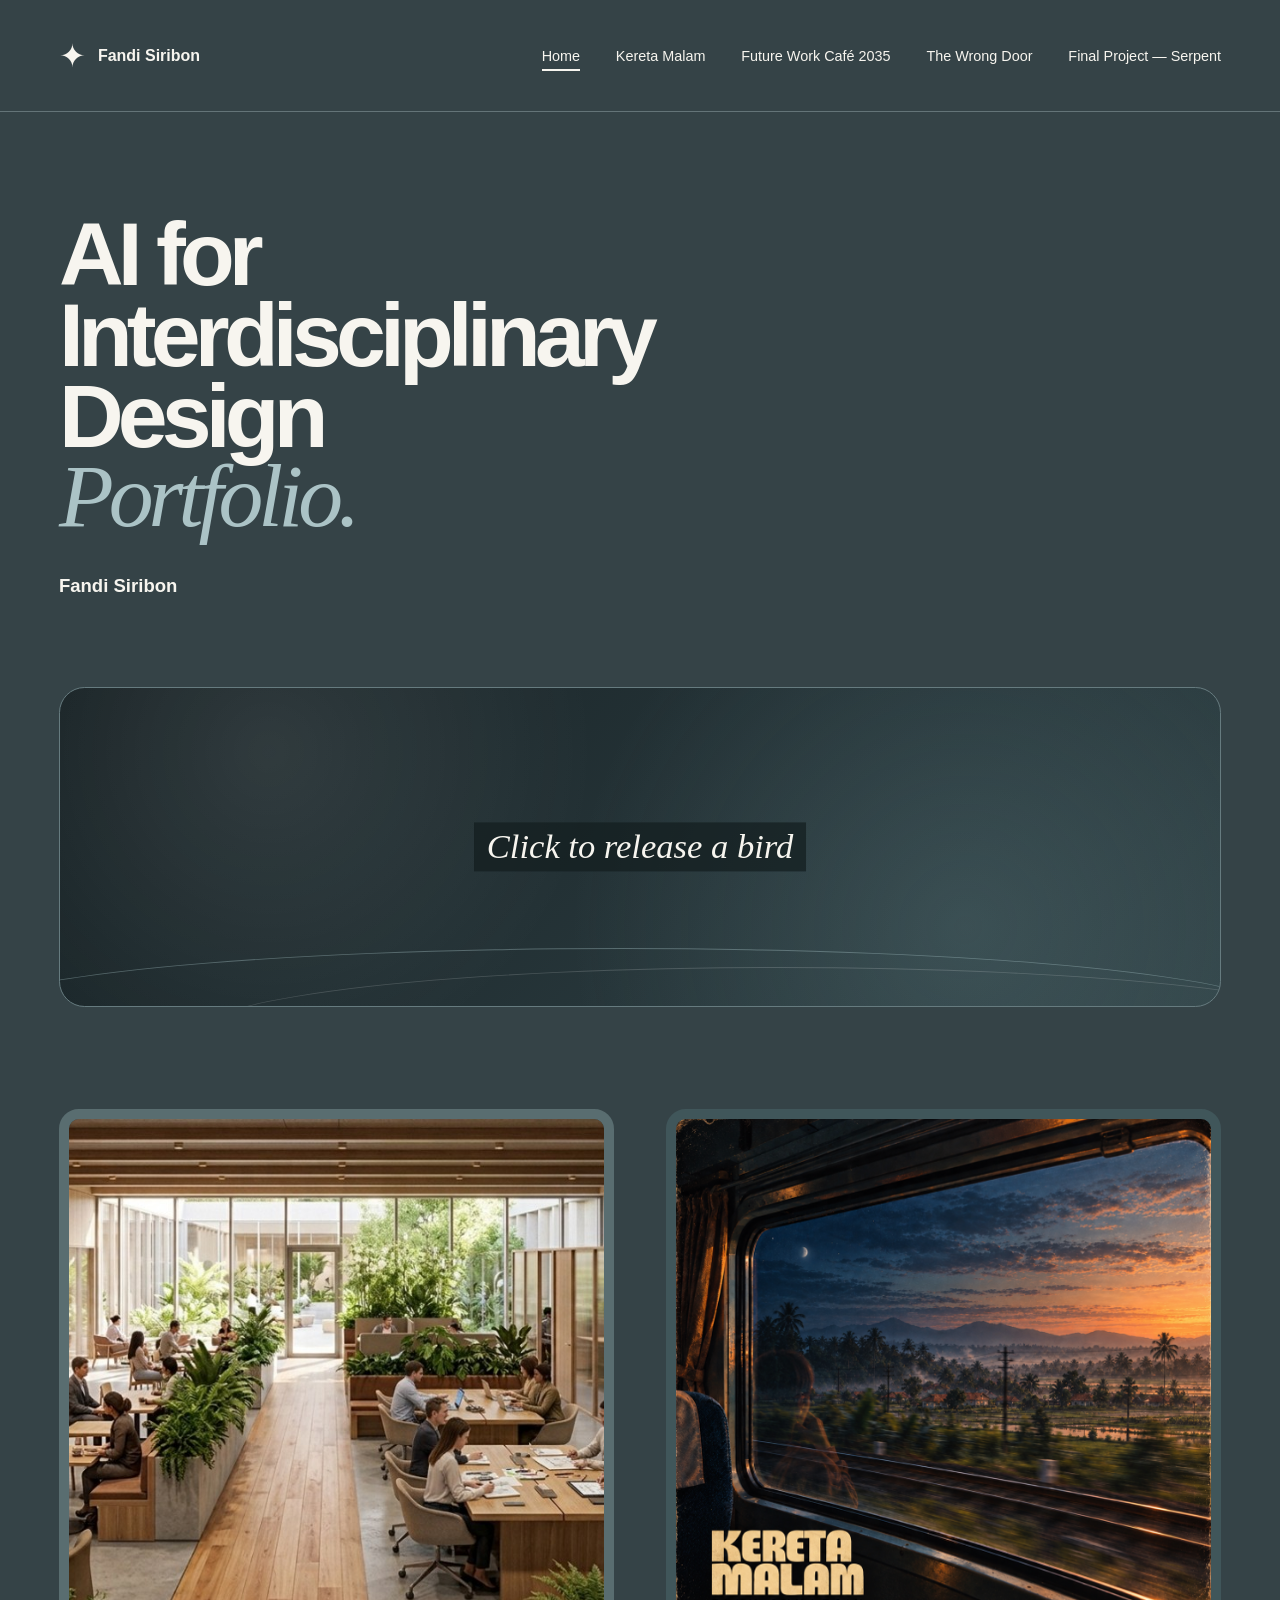
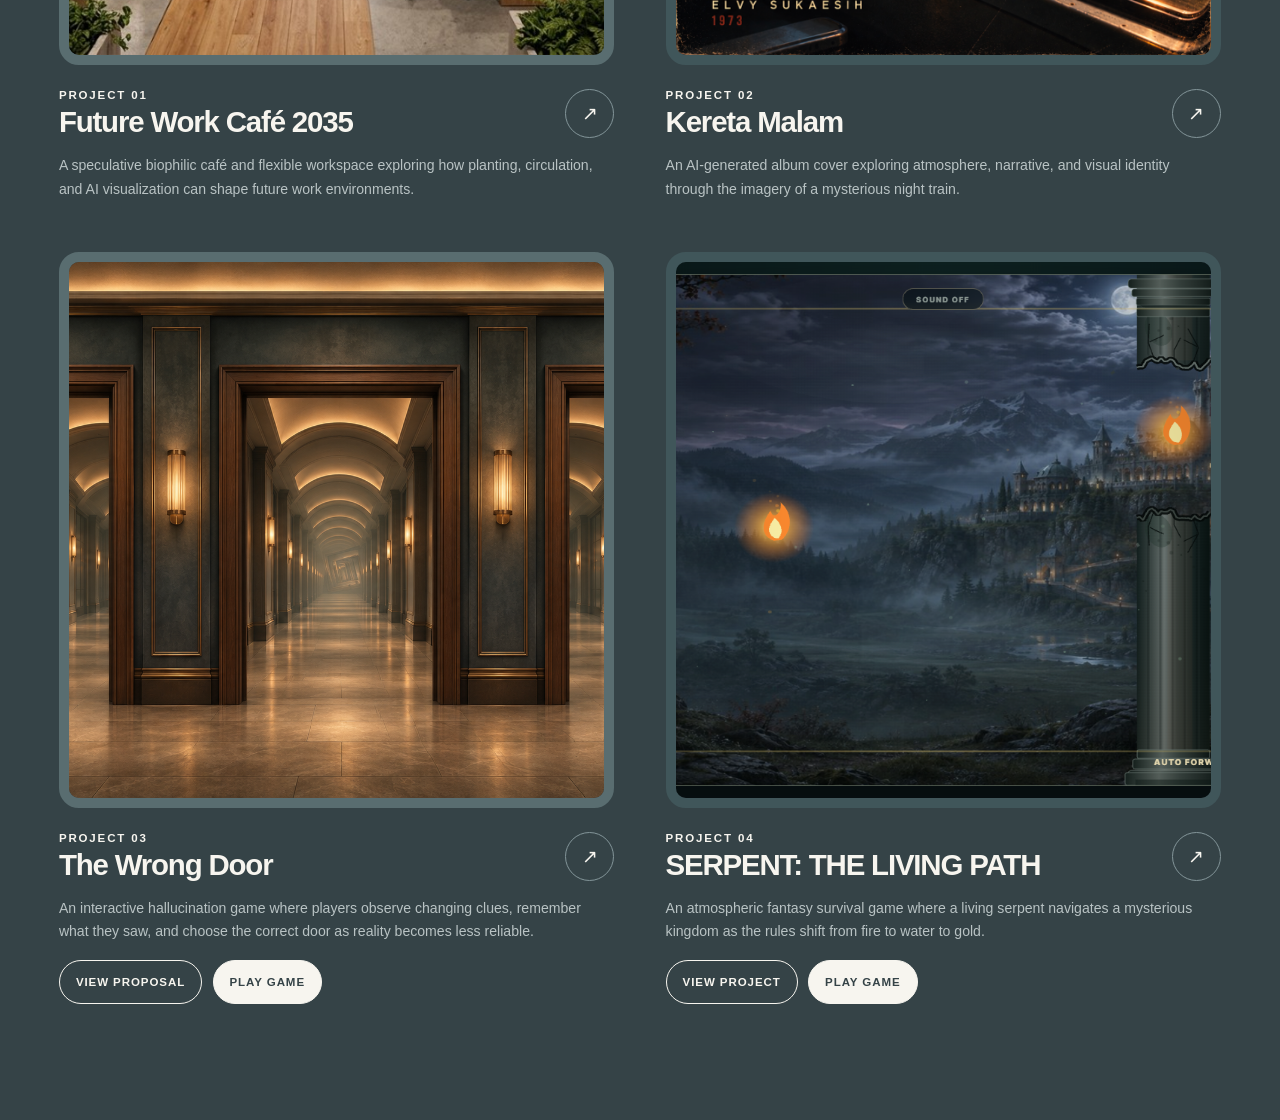
<file: index.html>
<!doctype html>
<html lang="en">
  <head>
    <meta charset="UTF-8" />
    <meta name="viewport" content="width=device-width, initial-scale=1" />
    <meta
      name="description"
      content="AI for Interdisciplinary Design Portfolio — Fandi Siribon"
    />
    <title>AI for Interdisciplinary Design Portfolio — Fandi Siribon</title>
    <link rel="stylesheet" href="styles.css?v=20261121-2" />
  </head>
  <body>
    <header class="site-header page-shell">
      <a class="brand" href="index.html" aria-label="Fandi Siribon — Home">
        <span class="brand-mark" aria-hidden="true">✦</span>
        <span>Fandi Siribon</span>
      </a>
      <nav class="primary-nav" aria-label="Primary navigation">
        <a href="index.html" aria-current="page">Home</a>
        <a href="kereta-malam.html">Kereta Malam</a>
        <a href="future-work-cafe-2035.html">Future Work Café 2035</a>
        <a href="hallucination-proposal.html">The Wrong Door</a>
        <a href="serpent.html">Final Project — Serpent</a>
      </nav>
    </header>

    <main>
      <section class="masthead page-shell" aria-labelledby="portfolio-title">
        <h1 id="portfolio-title">
          <span>AI for Interdisciplinary Design</span>
          <em>Portfolio.</em>
        </h1>
        <p class="portfolio-owner">Fandi Siribon</p>
      </section>

      <section class="bird-section page-shell" aria-label="Interactive bird area">
        <button
          class="bird-field"
          id="bird-field"
          type="button"
          aria-describedby="bird-instruction bird-status"
        >
          <span class="bird-instruction" id="bird-instruction">
            Click to release a bird
          </span>
          <span class="bird-layer" id="bird-layer" aria-hidden="true"></span>
        </button>
        <span class="visually-hidden" id="bird-status" aria-live="polite"></span>
      </section>

      <section class="projects page-shell" aria-label="Projects">
        <article class="project-card project-card--wide">
          <a class="project-link" href="future-work-cafe-2035.html">
            <div class="project-heading">
              <span class="project-number">Project 01</span>
              <h2 class="project-title">Future Work Café 2035</h2>
              <span class="project-arrow" aria-hidden="true">↗</span>
            </div>
            <p class="project-summary">
              A speculative biophilic café and flexible workspace exploring how planting, circulation, and AI visualization can shape future work environments.
            </p>
            <span class="project-image-frame">
              <img
                src="Assets/1%20-%20CONCEPT.jpg"
                alt="Interior view of a café and shared workspace with wood finishes, tables, seating areas, and abundant planting"
              />
            </span>
          </a>
        </article>

        <article class="project-card project-card--square">
          <a class="project-link" href="kereta-malam.html">
            <div class="project-heading">
              <span class="project-number">Project 02</span>
              <h2 class="project-title">Kereta Malam</h2>
              <span class="project-arrow" aria-hidden="true">↗</span>
            </div>
            <p class="project-summary">
              An AI-generated album cover exploring atmosphere, narrative, and visual identity through the imagery of a mysterious night train.
            </p>
            <span class="project-image-frame">
              <img
                src="Assets/2%20-%20FINAL%20PICTURE.png"
                alt="Square album cover showing a sunset landscape through a train window with the title Kereta Malam"
              />
            </span>
          </a>
        </article>

        <article class="project-card project-card--wide">
          <div class="project-link project-link--split">
            <div class="project-heading">
              <span class="project-number">Project 03</span>
              <h2 class="project-title">The Wrong Door</h2>
              <a
                class="project-arrow"
                href="hallucination-proposal.html"
                aria-label="View The Wrong Door project proposal"
              ><span aria-hidden="true">↗</span></a>
            </div>
            <a
              class="project-image-link"
              href="hallucination-proposal.html"
              aria-label="View The Wrong Door Week 1 game proposal"
            >
              <span class="project-image-frame">
                <img
                  src="Assets/hallucination/wrong-door-luxury-corridor.png"
                  alt="Dark luxury hallway with three open doorways and an impossible corridor receding through the center"
                />
              </span>
            </a>
            <p class="project-summary">
              An interactive hallucination game where players observe changing clues, remember what they saw, and choose the correct door as reality becomes less reliable.
            </p>
            <div class="project-actions" aria-label="The Wrong Door project links">
              <a class="project-action" href="hallucination-proposal.html">View proposal</a>
              <a class="project-action project-action--primary" href="the-wrong-door.html">Play game</a>
            </div>
          </div>
        </article>

        <article class="project-card project-card--square">
          <div class="project-link project-link--split">
            <div class="project-heading">
              <span class="project-number">Project 04</span>
              <h2 class="project-title">SERPENT: THE LIVING PATH</h2>
              <a
                class="project-arrow"
                href="serpent.html"
                aria-label="View the Serpent: The Living Path project"
              ><span aria-hidden="true">↗</span></a>
            </div>
            <a
              class="project-image-link"
              href="serpent.html"
              aria-label="View the Serpent: The Living Path final project"
            >
              <span class="project-image-frame">
                <img
                  src="Assets/serpent/serpent-level-1-awakening.png"
                  alt="Realistic turquoise serpent approaching glowing fire between broken columns in a moonlit fantasy kingdom"
                />
              </span>
            </a>
            <p class="project-summary">
              An atmospheric fantasy survival game where a living serpent navigates a mysterious kingdom as the rules shift from fire to water to gold.
            </p>
            <div class="project-actions" aria-label="Serpent: The Living Path project links">
              <a class="project-action" href="serpent.html">View project</a>
              <a class="project-action project-action--primary" href="serpent-living-path.html">Play game</a>
            </div>
          </div>
        </article>
      </section>
    </main>

    <script src="script.js"></script>
  </body>
</html>
</file>
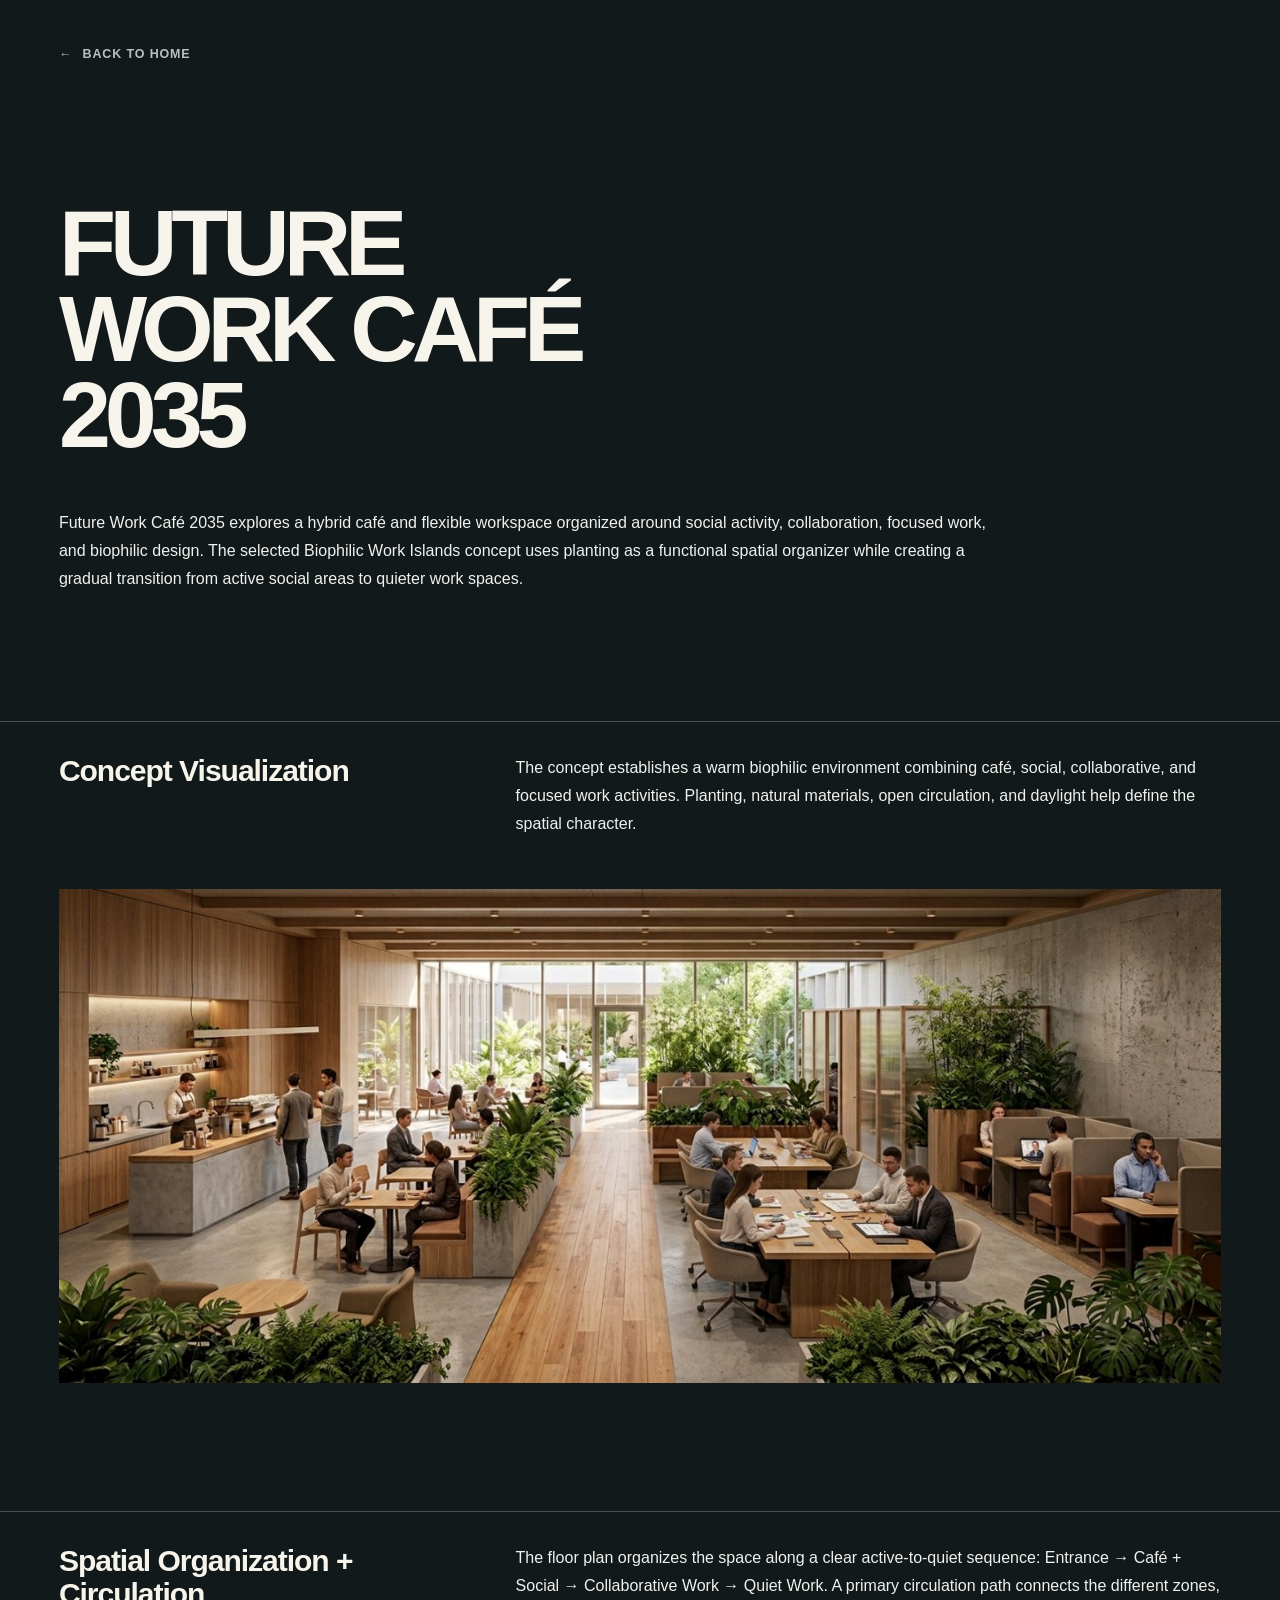
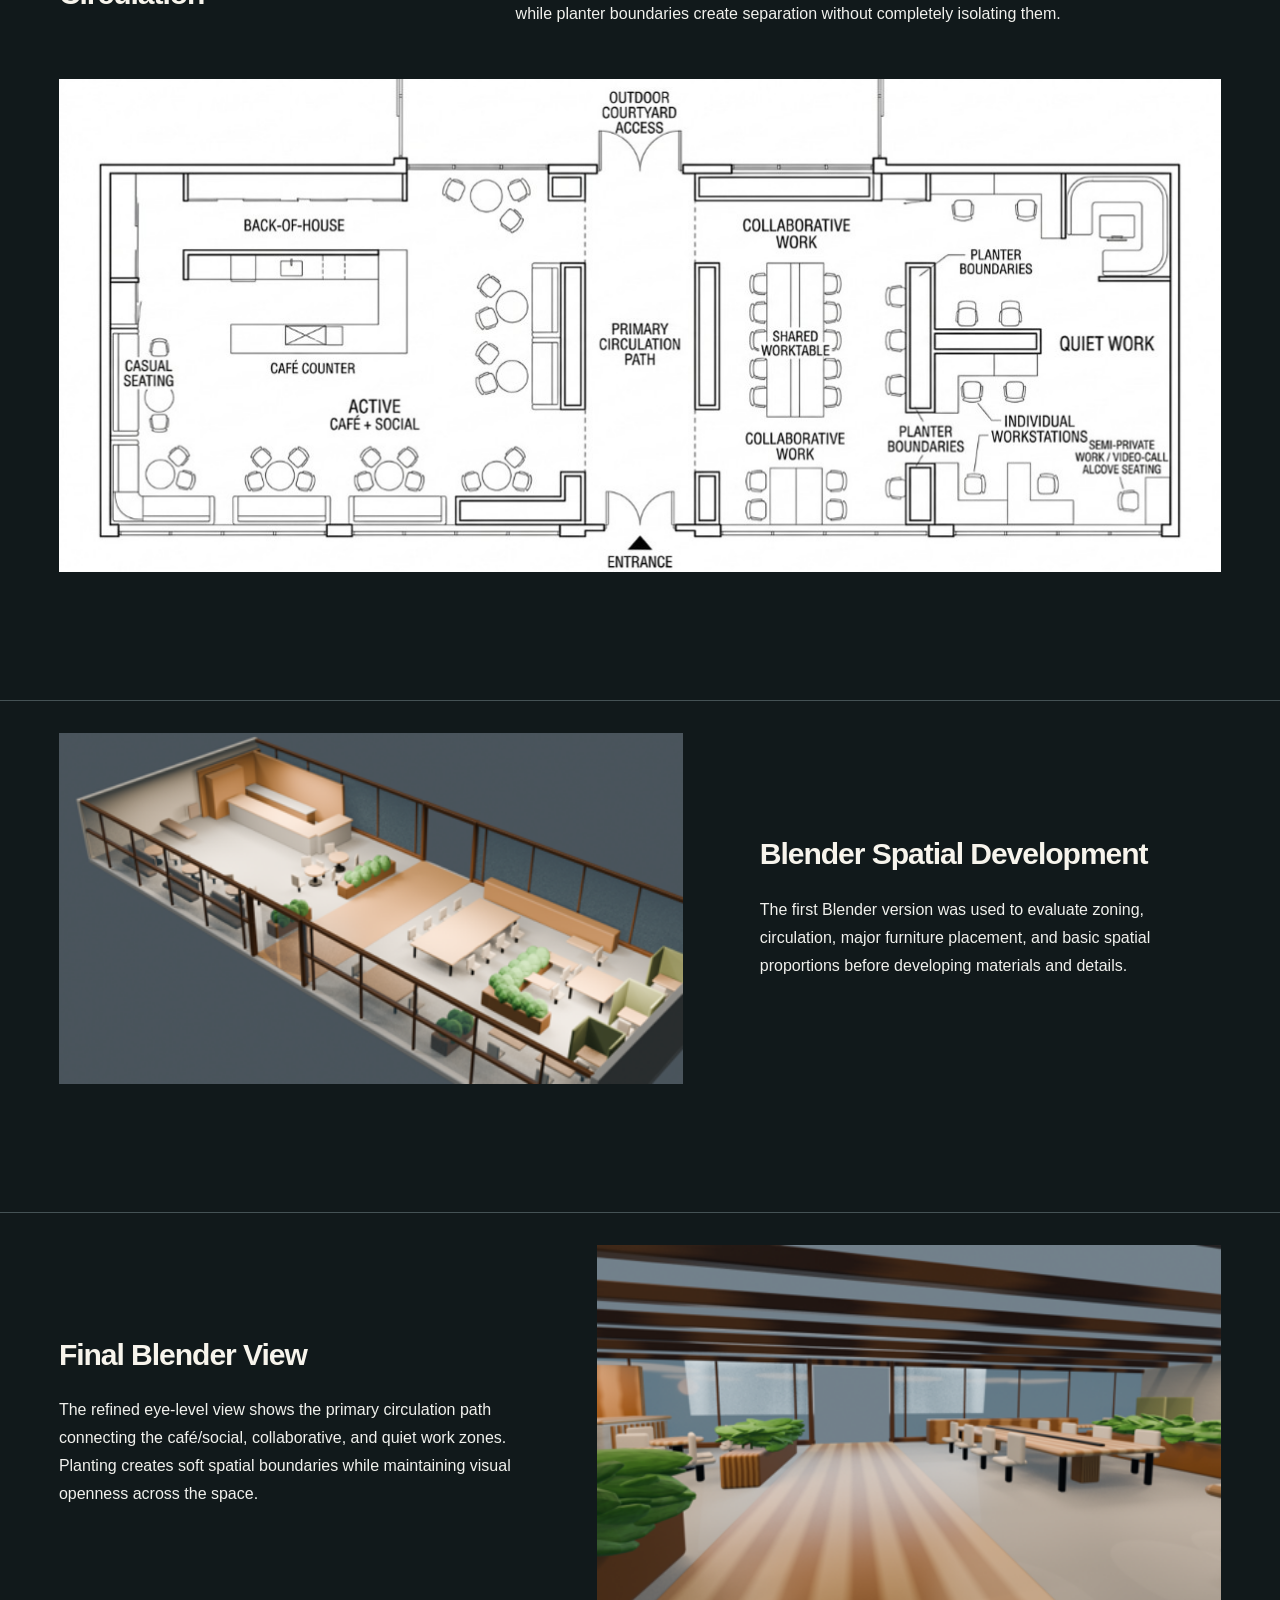
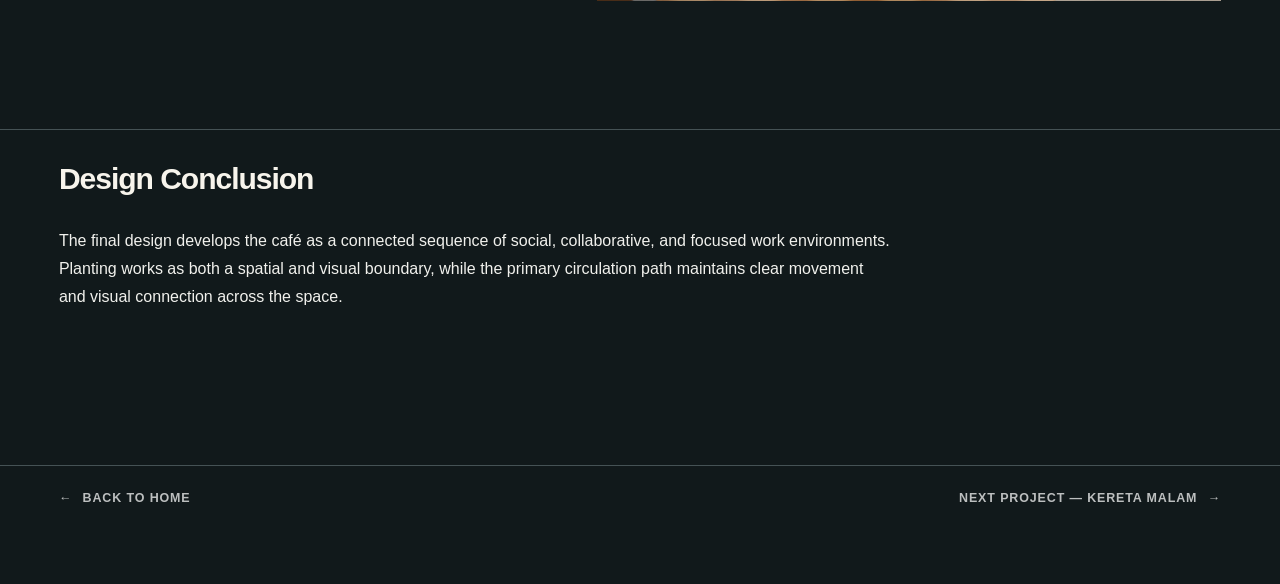
<file: future-work-cafe-2035.html>
<!doctype html>
<html lang="en">
  <head>
    <meta charset="UTF-8" />
    <meta name="viewport" content="width=device-width, initial-scale=1" />
    <meta
      name="description"
      content="Future Work Café 2035 — AI for Interdisciplinary Design Portfolio by Fandi Siribon"
    />
    <title>Future Work Café 2035 — Fandi Siribon</title>
    <link rel="stylesheet" href="styles.css" />
    <link rel="stylesheet" href="kereta-malam.css" />
    <link rel="stylesheet" href="future-work-cafe-2035.css" />
  </head>
  <body>
    <main class="project-page future-page">
      <nav class="project-nav page-shell" aria-label="Project navigation">
        <a href="index.html"><span aria-hidden="true">←</span> Back to Home</a>
      </nav>

      <header class="project-hero page-shell">
        <h1>FUTURE WORK CAFÉ 2035</h1>
        <p class="project-introduction">
          Future Work Café 2035 explores a hybrid café and flexible workspace
          organized around social activity, collaboration, focused work, and
          biophilic design. The selected Biophilic Work Islands concept uses
          planting as a functional spatial organizer while creating a gradual
          transition from active social areas to quieter work spaces.
        </p>
      </header>

      <section class="case-section wide-study page-shell" aria-labelledby="concept-visualization-title">
        <div class="study-heading">
          <h2 id="concept-visualization-title">Concept Visualization</h2>
          <p>
            The concept establishes a warm biophilic environment combining café,
            social, collaborative, and focused work activities. Planting, natural
            materials, open circulation, and daylight help define the spatial
            character.
          </p>
        </div>
        <figure class="wide-artwork">
          <img
            src="Assets/1%20-%20CONCEPT.jpg"
            alt="Wide interior visualization of a café workspace with seating, shared worktables, wood finishes, daylight, and dense planting"
          />
        </figure>
      </section>

      <section class="case-section wide-study floor-plan-study page-shell" aria-labelledby="spatial-organization-title">
        <div class="study-heading">
          <h2 id="spatial-organization-title">Spatial Organization + Circulation</h2>
          <p>
            The floor plan organizes the space along a clear active-to-quiet
            sequence: Entrance → Café + Social → Collaborative Work → Quiet Work.
            A primary circulation path connects the different zones, while
            planter boundaries create separation without completely isolating
            them.
          </p>
        </div>
        <figure class="wide-artwork floor-plan-artwork">
          <img
            src="Assets/1-%20FLOOR%20PLAN.jpg"
            alt="Wide labeled floor plan showing the entrance, café and social area, collaborative work area, quiet work area, primary circulation path, and planter boundaries"
          />
        </figure>
      </section>

      <section class="case-section blender-study blender-study--development page-shell" aria-labelledby="blender-development-title">
        <div class="section-copy">
          <h2 id="blender-development-title">Blender Spatial Development</h2>
          <p>
            The first Blender version was used to evaluate zoning, circulation,
            major furniture placement, and basic spatial proportions before
            developing materials and details.
          </p>
        </div>
        <figure class="blender-artwork">
          <img
            src="Assets/1%20-%20BLENDER%20VERSI%201.png"
            alt="Wide overhead Blender view of the café workspace showing furniture zones, circulation, glazing, and planting"
          />
        </figure>
      </section>

      <section class="case-section blender-study blender-study--final page-shell" aria-labelledby="final-blender-title">
        <div class="section-copy">
          <h2 id="final-blender-title">Final Blender View</h2>
          <p>
            The refined eye-level view shows the primary circulation path
            connecting the café/social, collaborative, and quiet work zones.
            Planting creates soft spatial boundaries while maintaining visual
            openness across the space.
          </p>
        </div>
        <figure class="blender-artwork">
          <img
            src="Assets/1%20-%20FUTURE%20CAFE.png"
            alt="Eye-level Blender view along a central circulation path with worktables and planting on both sides"
          />
        </figure>
      </section>

      <section class="case-section design-conclusion page-shell" aria-labelledby="design-conclusion-title">
        <h2 id="design-conclusion-title">Design Conclusion</h2>
        <p>
          The final design develops the café as a connected sequence of social,
          collaborative, and focused work environments. Planting works as both a
          spatial and visual boundary, while the primary circulation path
          maintains clear movement and visual connection across the space.
        </p>
      </section>

      <nav class="bottom-project-nav page-shell" aria-label="Project navigation">
        <a href="index.html"><span aria-hidden="true">←</span> Back to Home</a>
        <a href="kereta-malam.html">
          Next Project — Kereta Malam <span aria-hidden="true">→</span>
        </a>
      </nav>
    </main>
  </body>
</html>
</file>
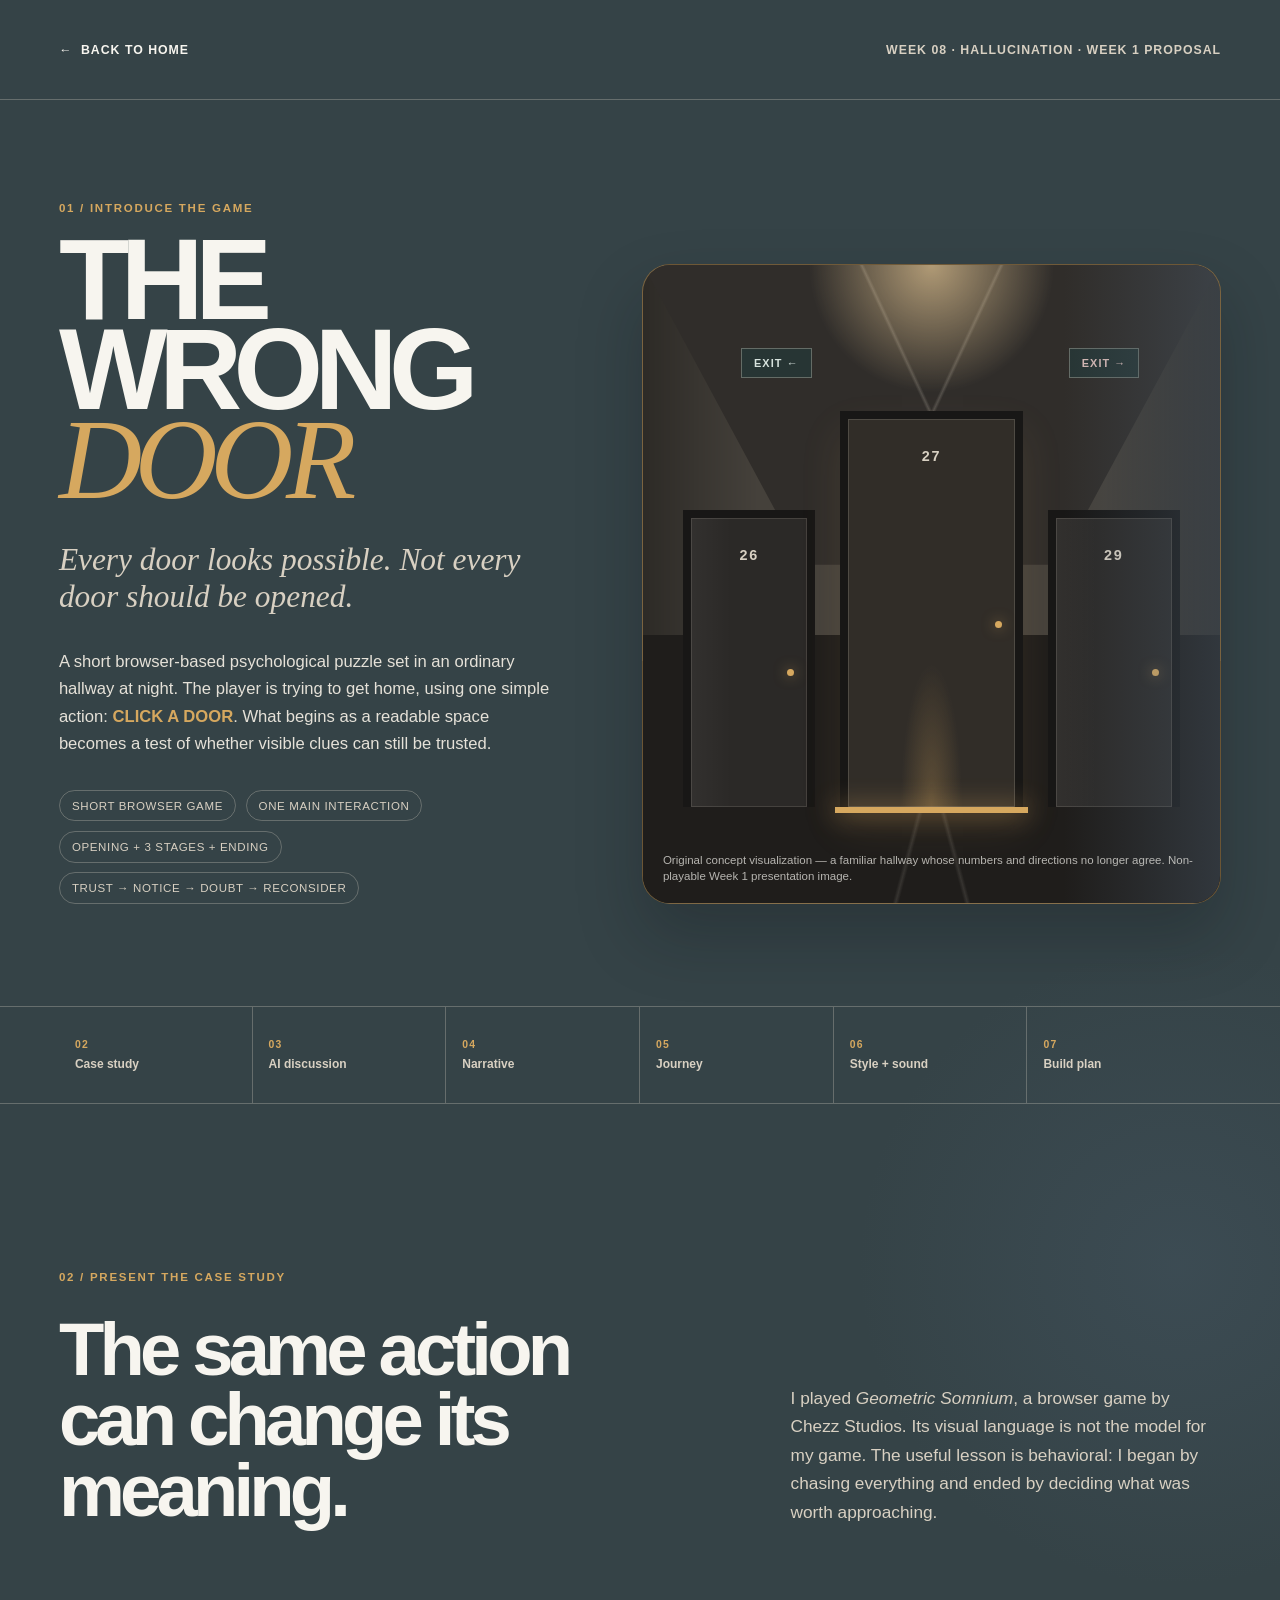
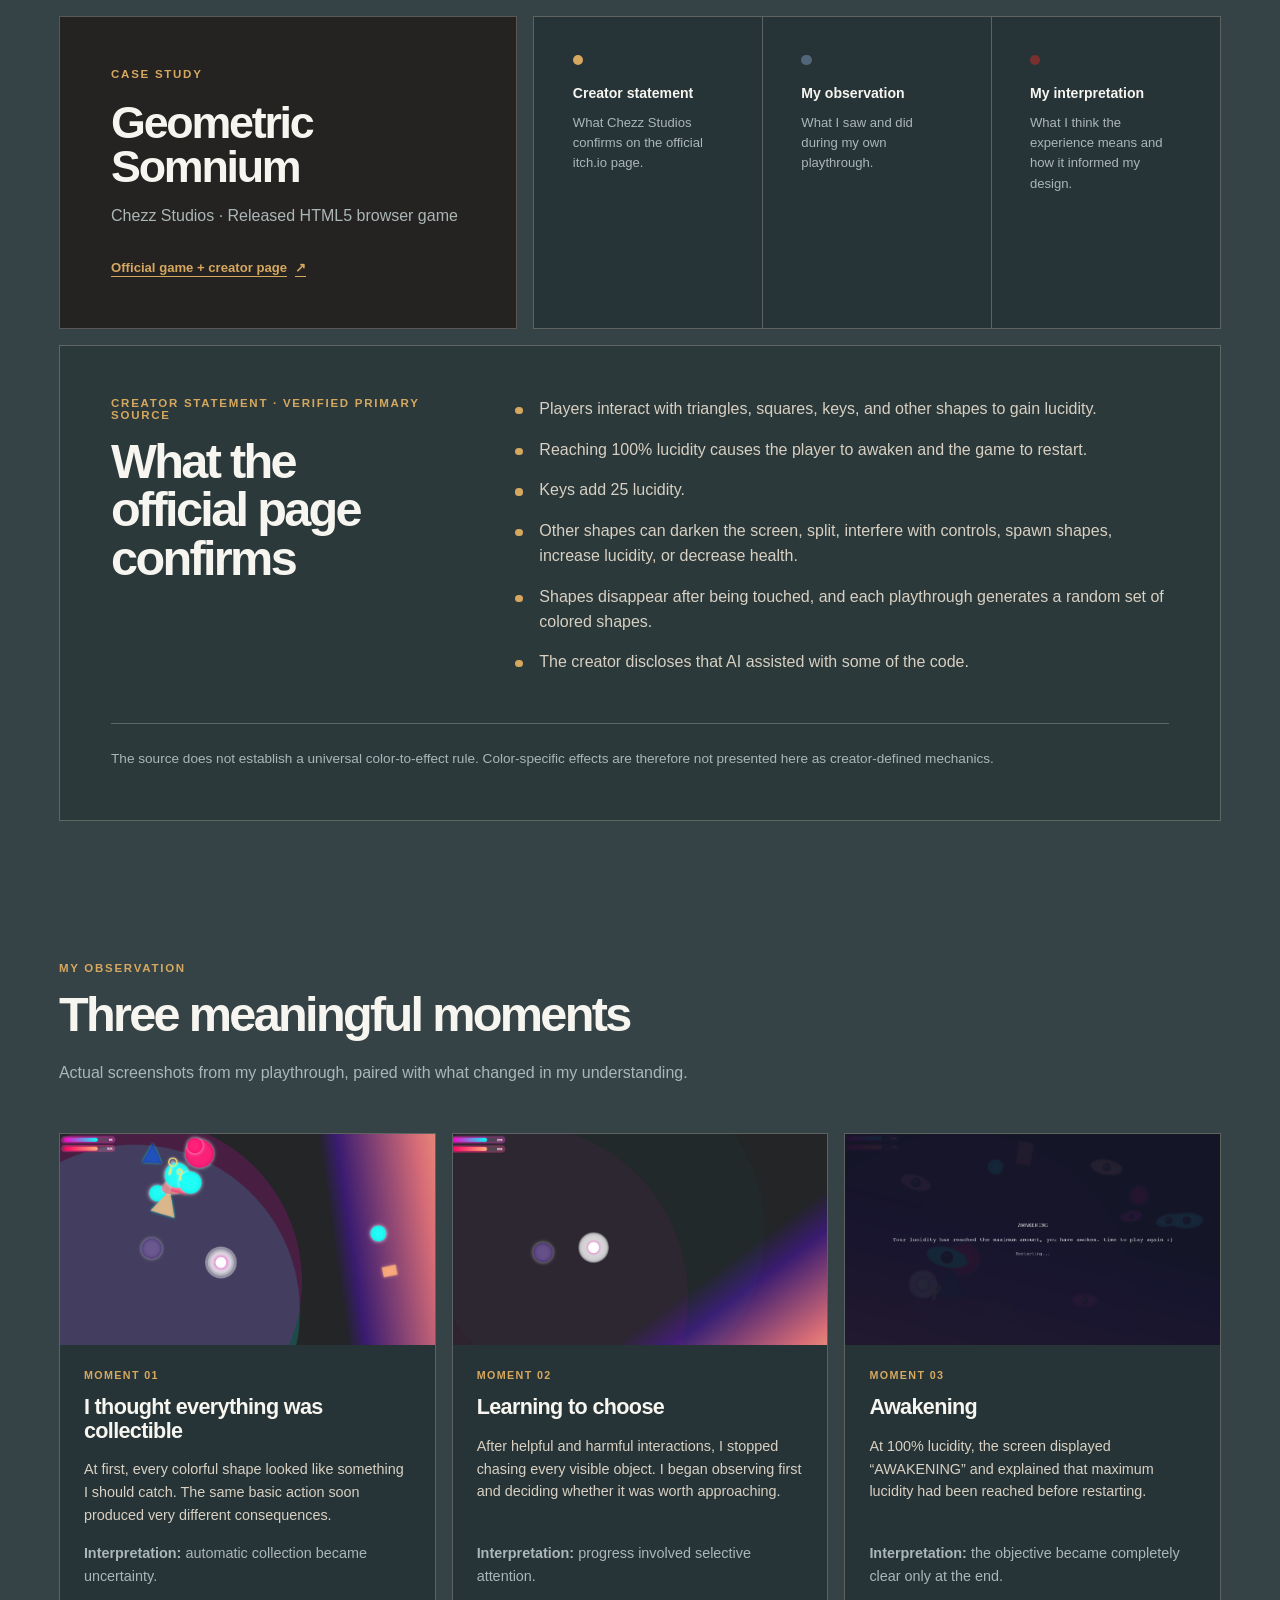
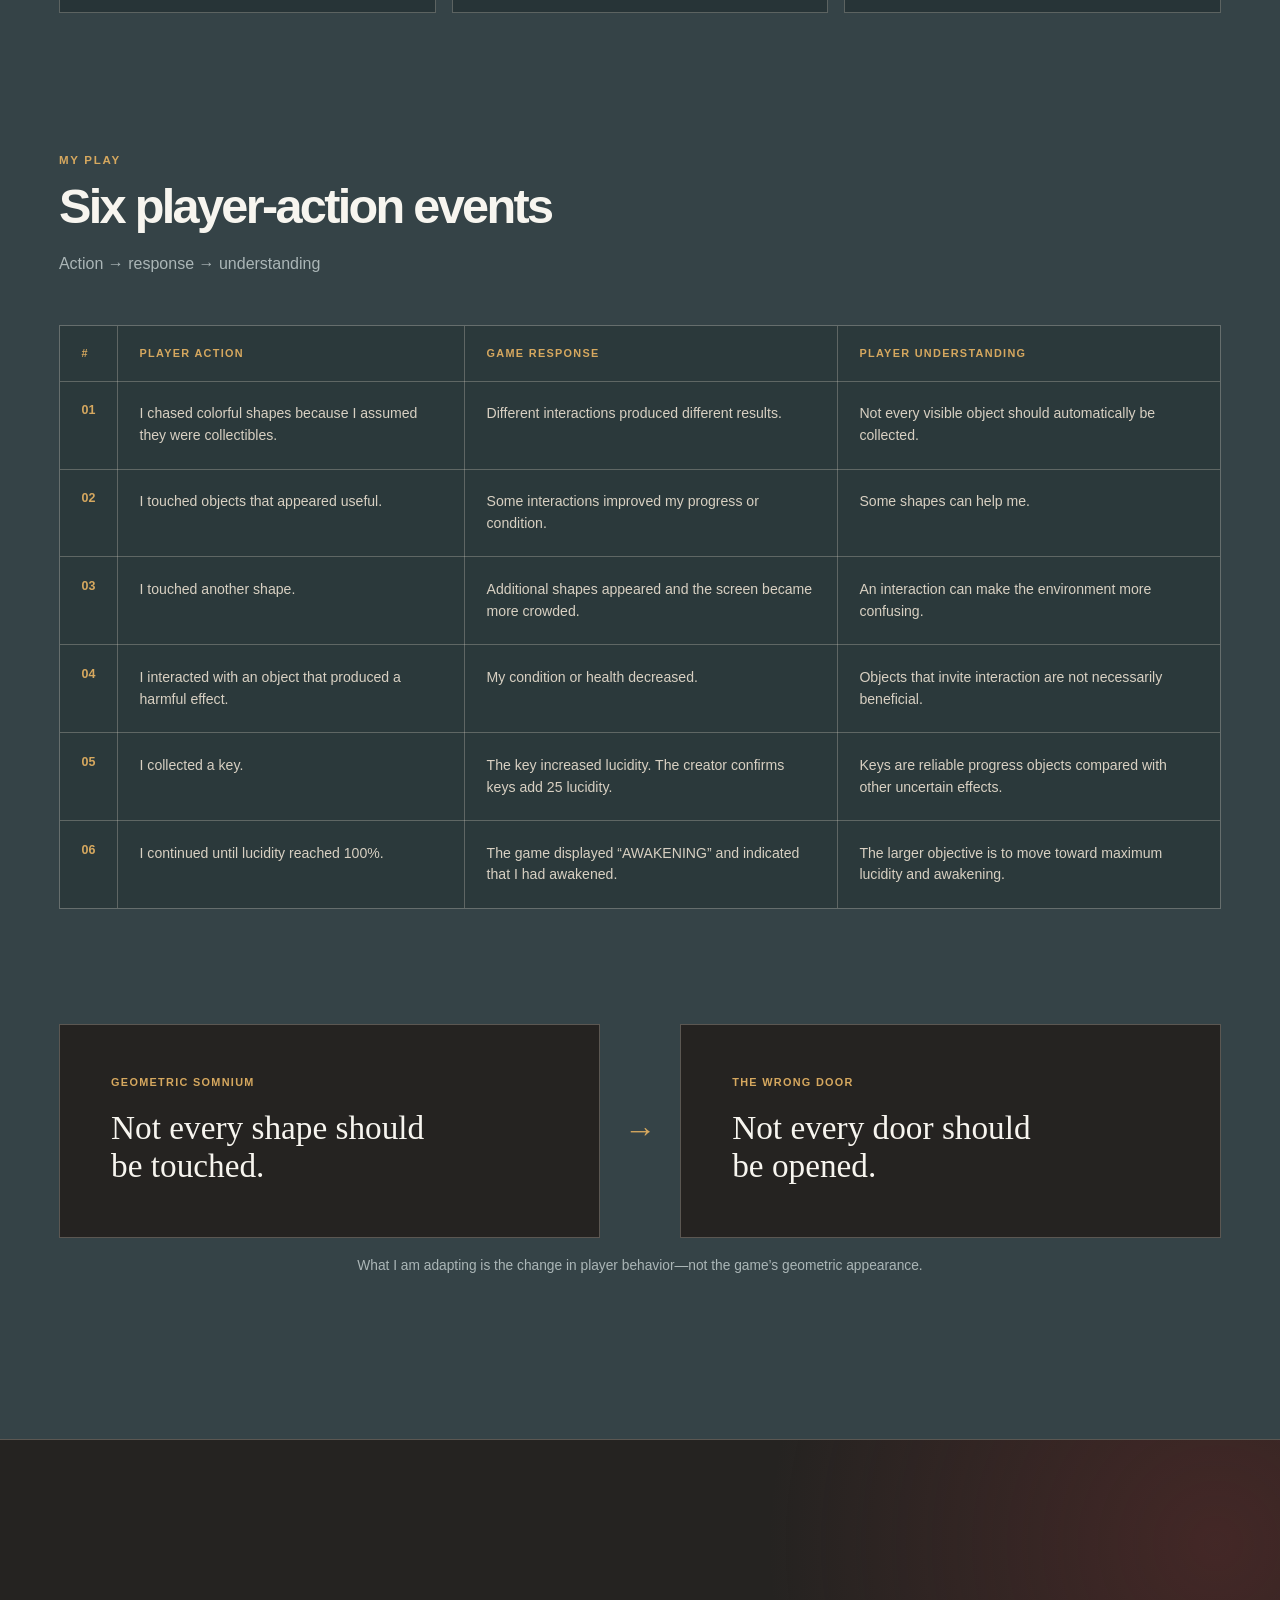
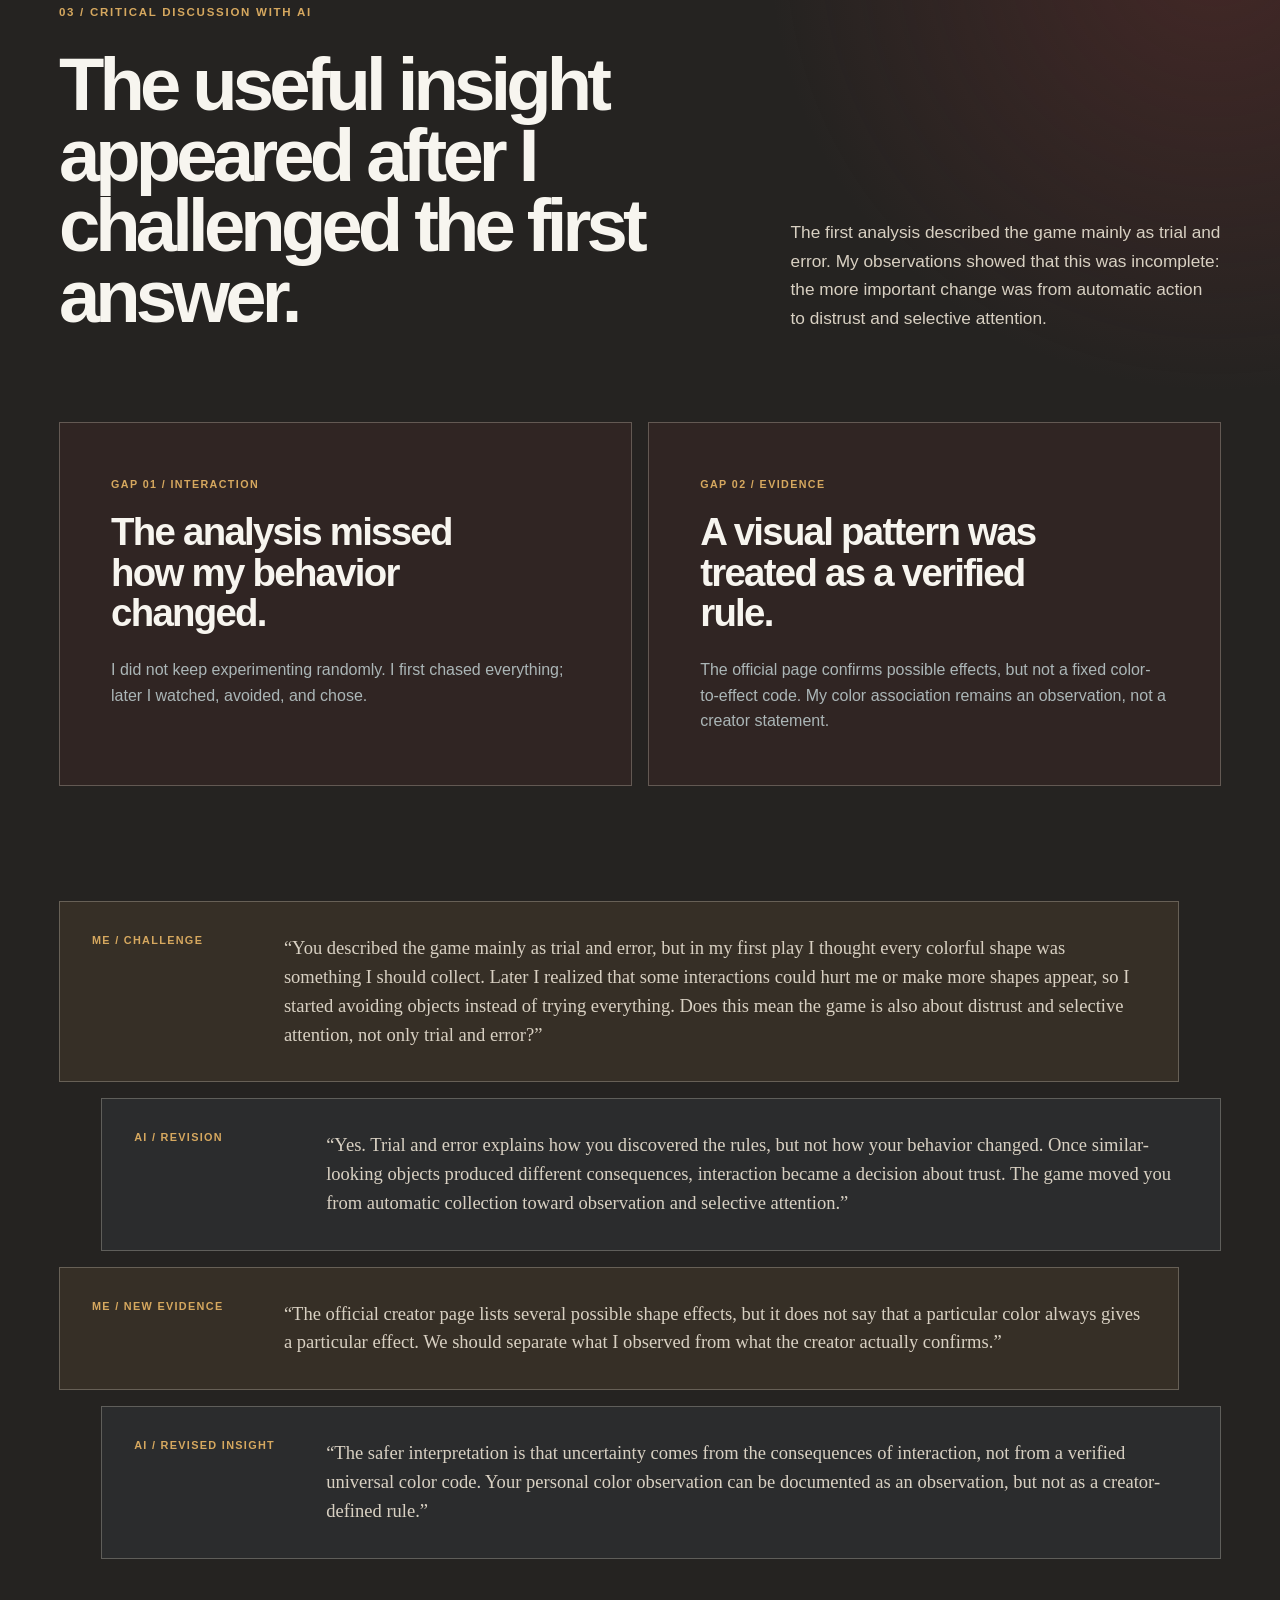
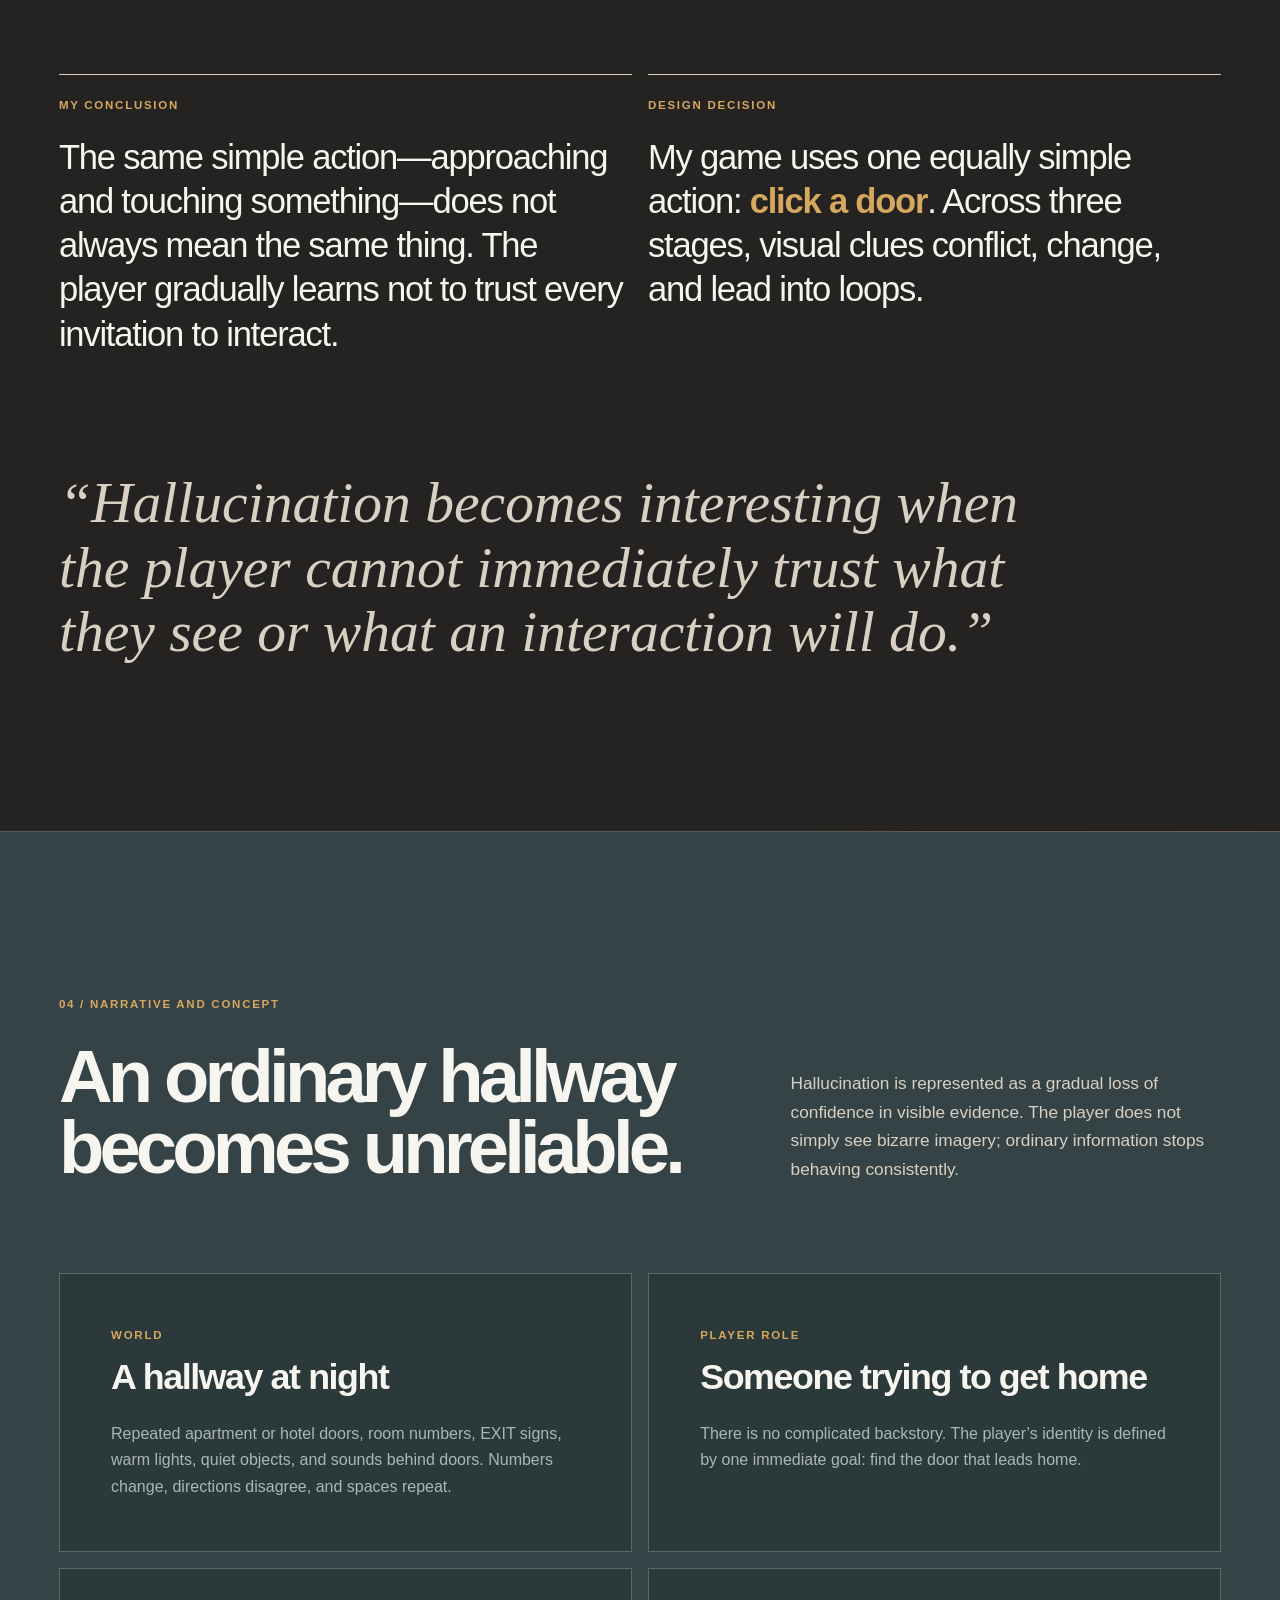
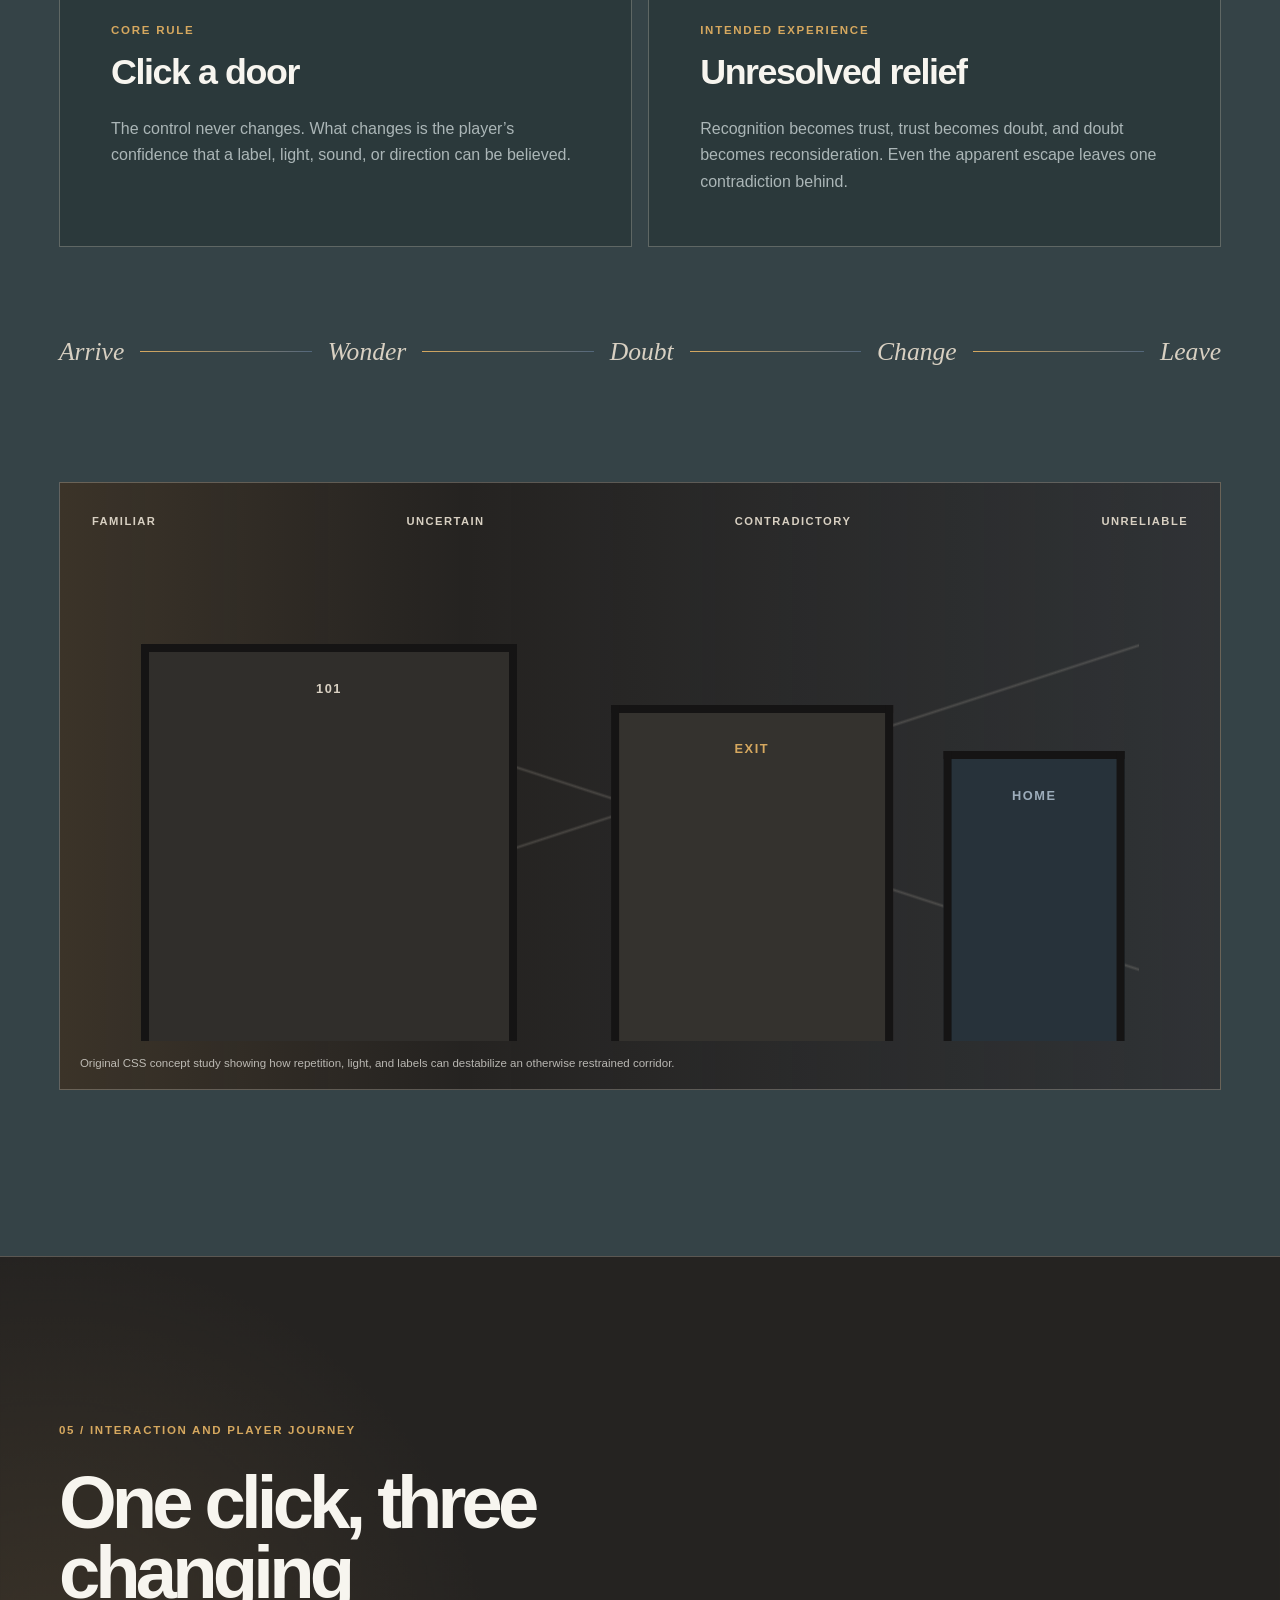
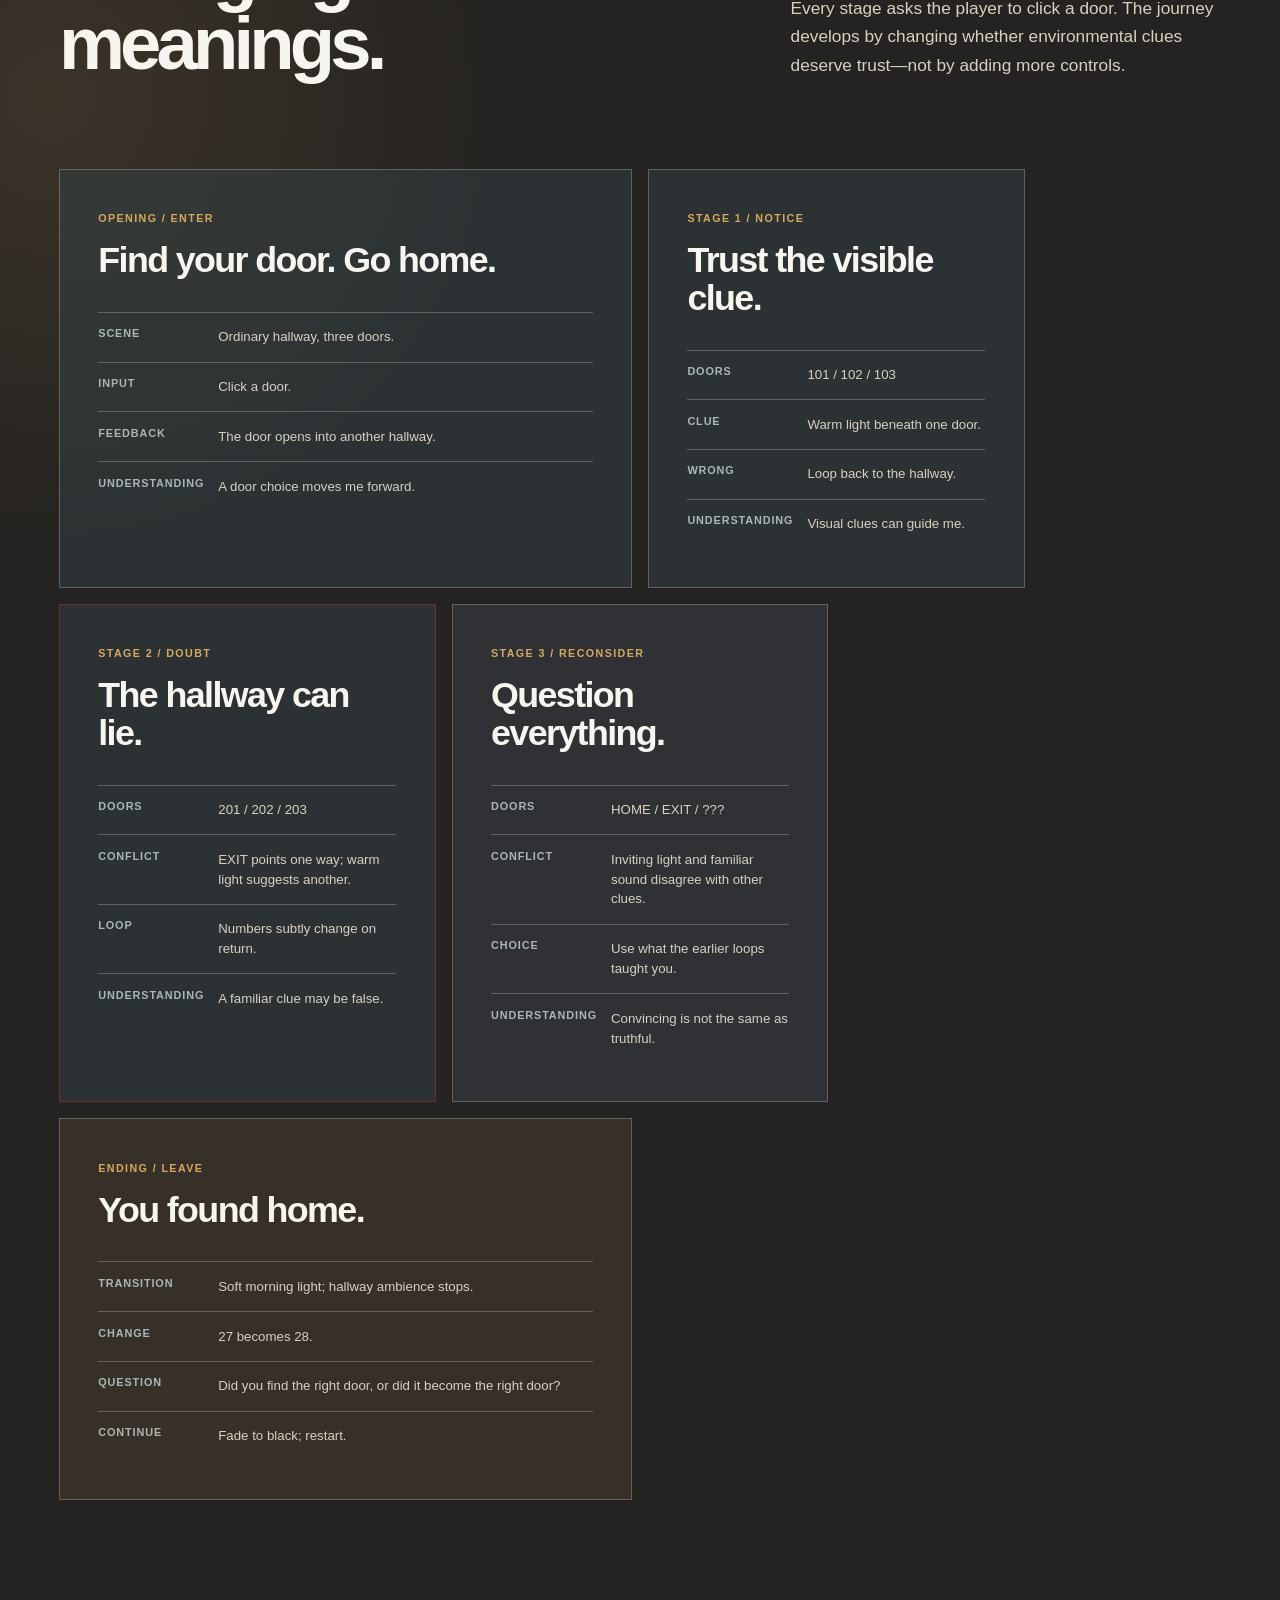
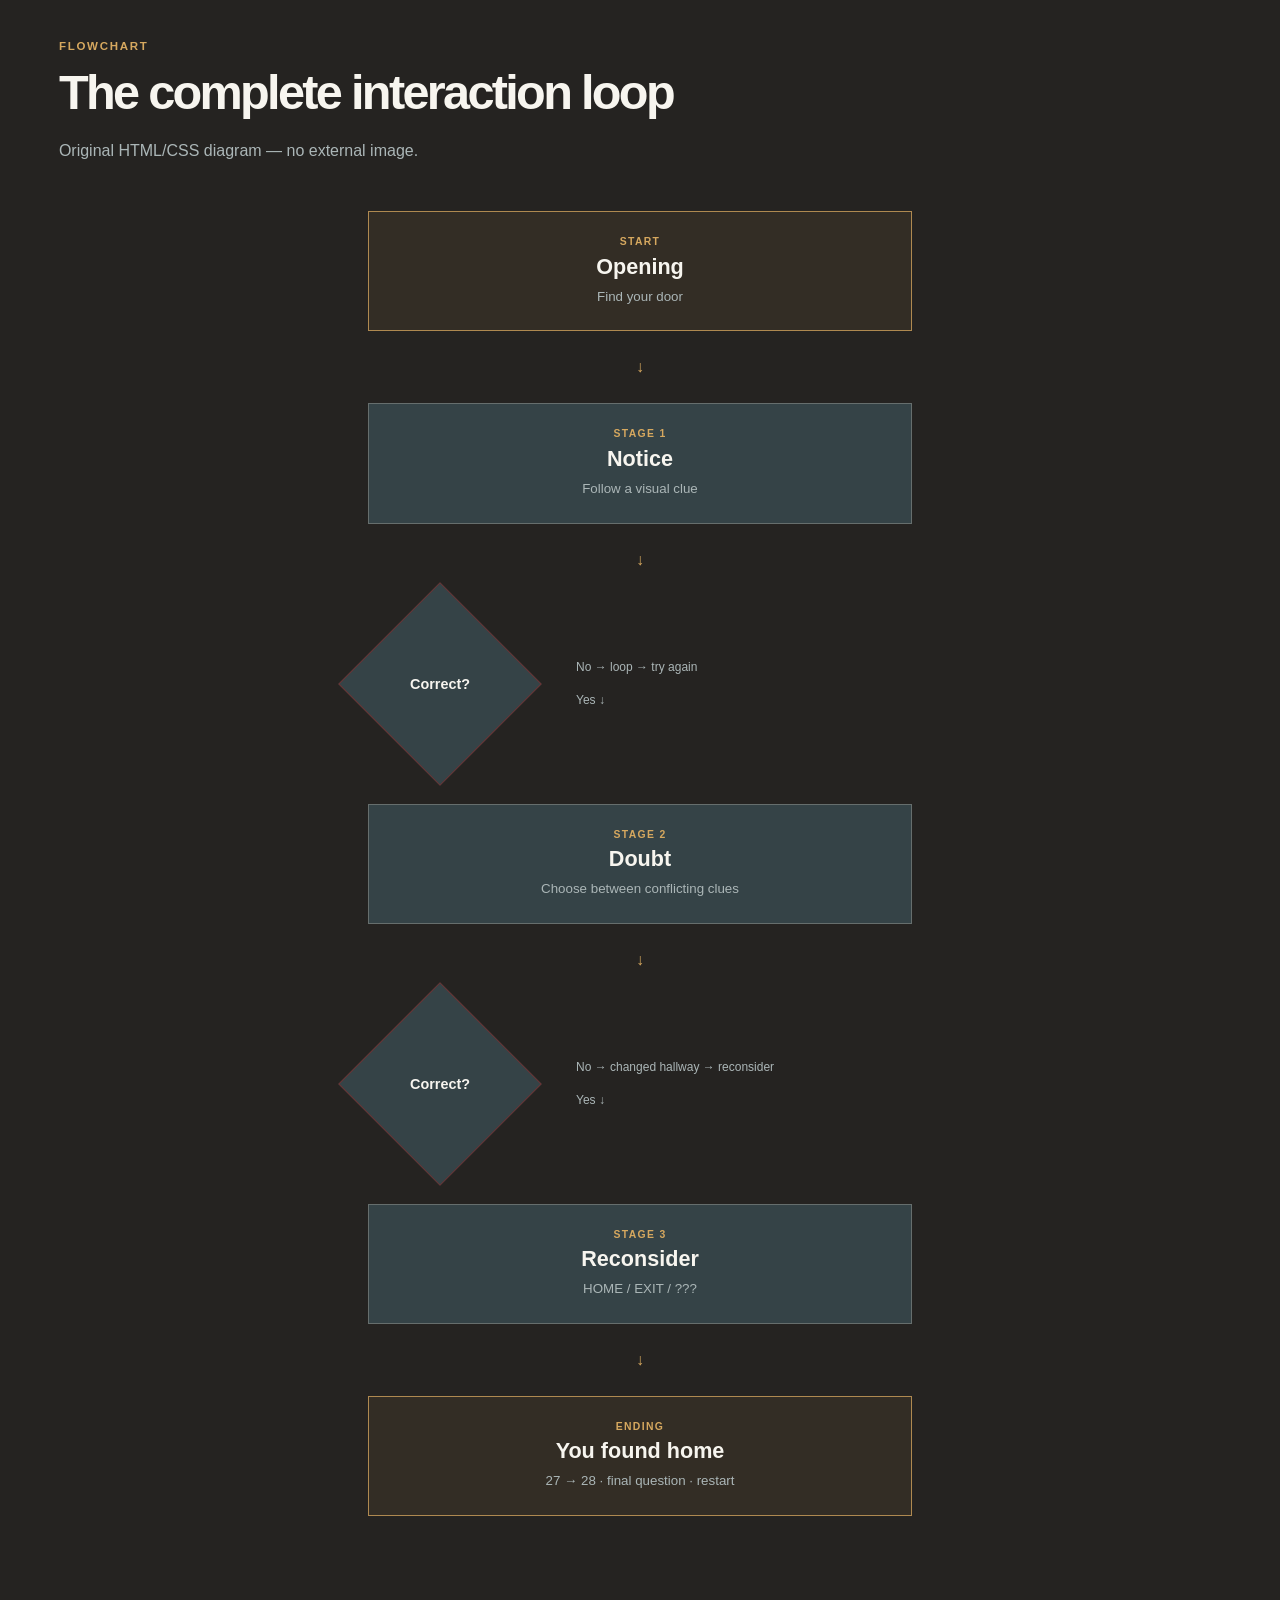
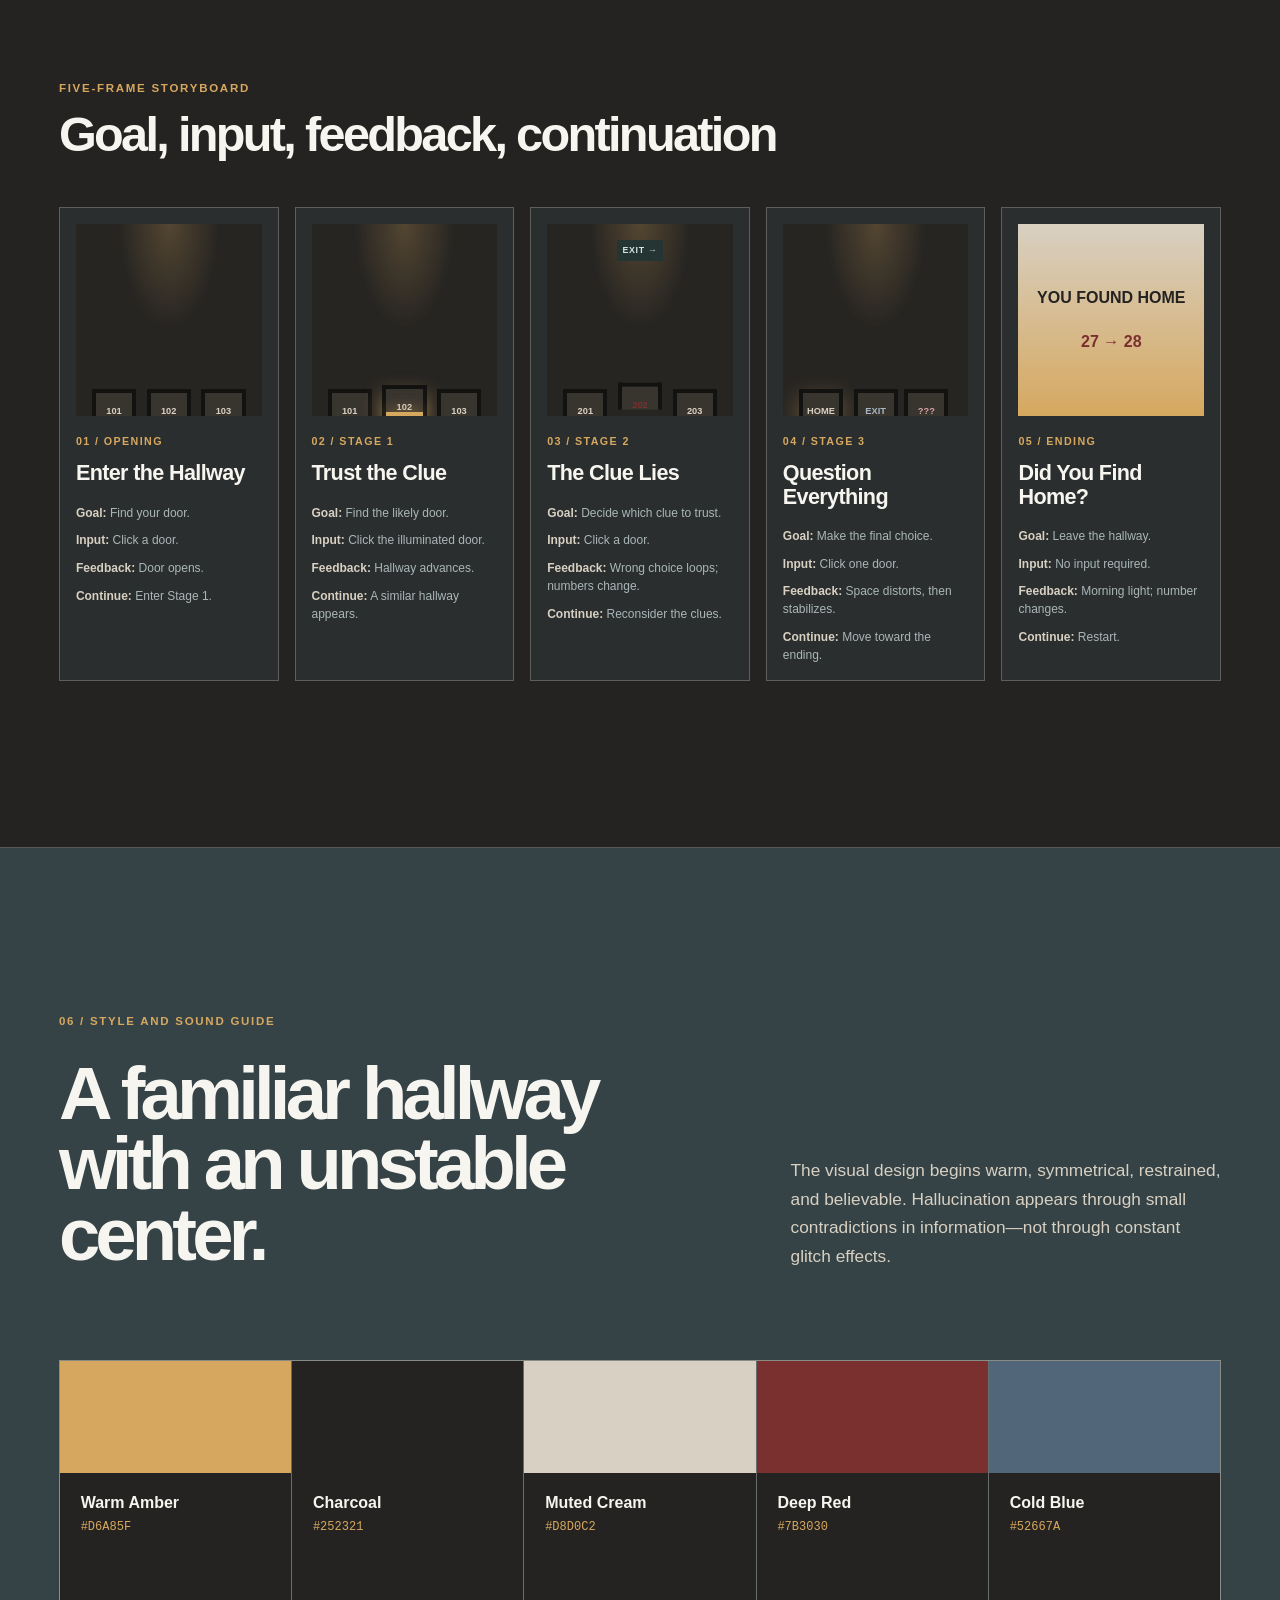
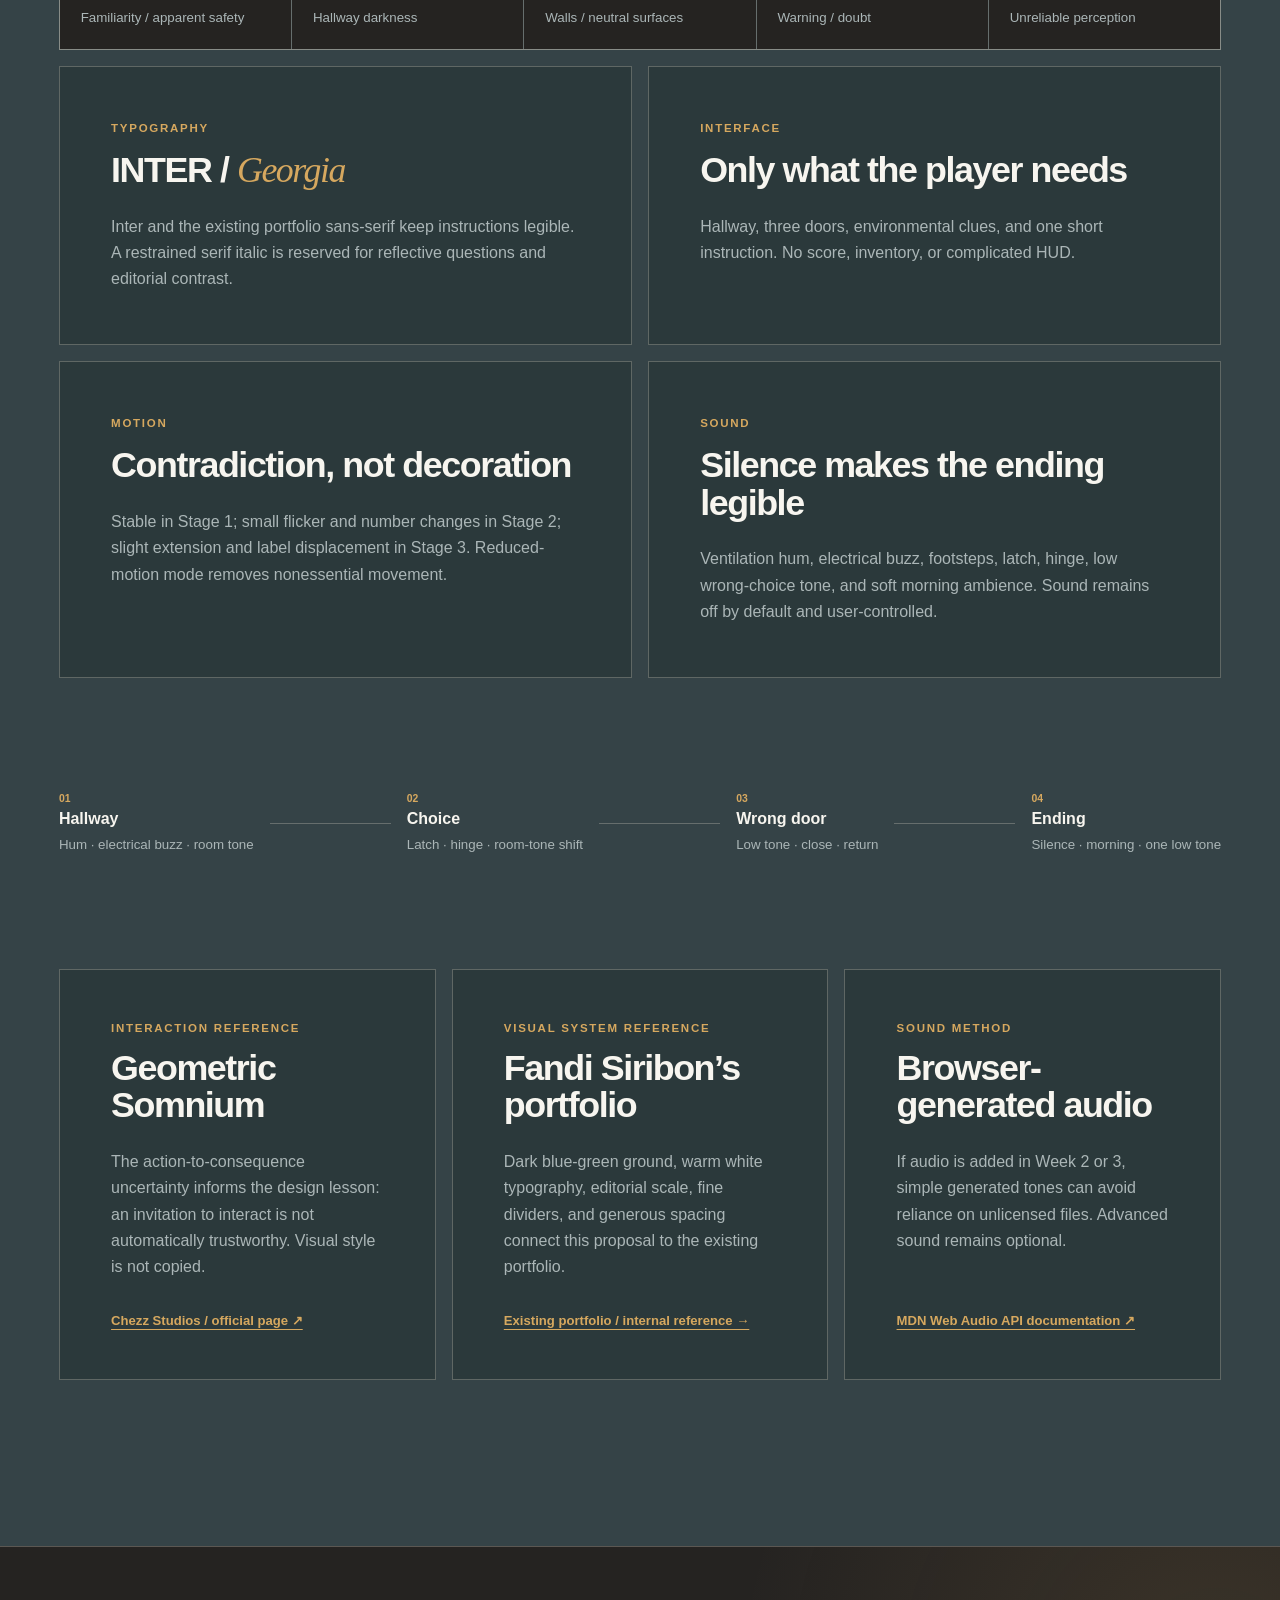
<file: hallucination-proposal.html>
<!doctype html>
<html lang="en">
  <head>
    <meta charset="UTF-8" />
    <meta name="viewport" content="width=device-width, initial-scale=1" />
    <meta
      name="description"
      content="The Wrong Door — Week 1 research and game proposal by Fandi Siribon"
    />
    <title>The Wrong Door — Research &amp; Game Proposal</title>
    <link rel="stylesheet" href="styles.css" />
    <link rel="stylesheet" href="hallucination-proposal.css" />
  </head>
  <body>
    <a class="skip-link" href="#proposal-content">Skip to proposal</a>

    <main class="proposal-page" id="proposal-content">
      <nav class="proposal-topbar page-shell" aria-label="Proposal navigation">
        <a class="back-link" href="index.html"><span aria-hidden="true">←</span> Back to Home</a>
        <p>Week 08 · Hallucination · Week 1 Proposal</p>
      </nav>

      <header class="proposal-hero page-shell" id="introduction">
        <div class="hero-copy">
          <p class="section-kicker">01 / Introduce the game</p>
          <h1>THE WRONG <em>DOOR</em></h1>
          <p class="hero-tagline">Every door looks possible. Not every door should be opened.</p>
          <p class="hero-summary">
            A short browser-based psychological puzzle set in an ordinary hallway at night. The
            player is trying to get home, using one simple action: <strong>click a door</strong>.
            What begins as a readable space becomes a test of whether visible clues can still be
            trusted.
          </p>
          <ul class="hero-facts" aria-label="Game proposal facts">
            <li>Short browser game</li>
            <li>One main interaction</li>
            <li>Opening + 3 stages + ending</li>
            <li>Trust → notice → doubt → reconsider</li>
          </ul>
        </div>

        <figure class="hallway-hero" aria-labelledby="hero-visual-caption">
          <div class="hallway-ceiling" aria-hidden="true"></div>
          <div class="hallway-sign hallway-sign--left" aria-hidden="true">EXIT ←</div>
          <div class="hallway-sign hallway-sign--right" aria-hidden="true">EXIT →</div>
          <div class="hallway-doors" aria-hidden="true">
            <span class="concept-door concept-door--left"><span>26</span></span>
            <span class="concept-door concept-door--center">
              <span class="door-number door-number--first">27</span>
              <span class="door-number door-number--second">28</span>
            </span>
            <span class="concept-door concept-door--right"><span>29</span></span>
          </div>
          <div class="hallway-floor" aria-hidden="true"></div>
          <figcaption id="hero-visual-caption">
            Original concept visualization — a familiar hallway whose numbers and directions no
            longer agree. Non-playable Week 1 presentation image.
          </figcaption>
        </figure>
      </header>

      <nav class="section-nav page-shell" aria-label="Proposal sections">
        <a href="#case-study"><span>02</span> Case study</a>
        <a href="#critical-discussion"><span>03</span> AI discussion</a>
        <a href="#narrative"><span>04</span> Narrative</a>
        <a href="#journey"><span>05</span> Journey</a>
        <a href="#style-sound"><span>06</span> Style + sound</a>
        <a href="#build-plan"><span>07</span> Build plan</a>
      </nav>

      <section class="proposal-section page-shell" id="case-study" aria-labelledby="case-study-title">
        <div class="section-heading">
          <p class="section-kicker">02 / Present the case study</p>
          <h2 id="case-study-title">The same action can change its meaning.</h2>
          <p>
            I played <cite>Geometric Somnium</cite>, a browser game by Chezz Studios. Its visual
            language is not the model for my game. The useful lesson is behavioral: I began by
            chasing everything and ended by deciding what was worth approaching.
          </p>
        </div>

        <div class="case-intro-grid">
          <div class="case-title-card">
            <p class="card-label">Case study</p>
            <h3>Geometric Somnium</h3>
            <p>Chezz Studios · Released HTML5 browser game</p>
            <a
              class="text-link"
              href="https://chezz-studios.itch.io/geometric-somnium"
              target="_blank"
              rel="noopener"
            >Official game + creator page <span aria-hidden="true">↗</span></a>
          </div>

          <div class="evidence-key" aria-label="Evidence categories">
            <div>
              <span class="evidence-dot evidence-dot--source" aria-hidden="true"></span>
              <strong>Creator statement</strong>
              <p>What Chezz Studios confirms on the official itch.io page.</p>
            </div>
            <div>
              <span class="evidence-dot evidence-dot--observation" aria-hidden="true"></span>
              <strong>My observation</strong>
              <p>What I saw and did during my own playthrough.</p>
            </div>
            <div>
              <span class="evidence-dot evidence-dot--interpretation" aria-hidden="true"></span>
              <strong>My interpretation</strong>
              <p>What I think the experience means and how it informed my design.</p>
            </div>
          </div>
        </div>

        <div class="verified-research" aria-labelledby="verified-title">
          <div>
            <p class="card-label">Creator statement · verified primary source</p>
            <h3 id="verified-title">What the official page confirms</h3>
          </div>
          <ul>
            <li>Players interact with triangles, squares, keys, and other shapes to gain lucidity.</li>
            <li>Reaching 100% lucidity causes the player to awaken and the game to restart.</li>
            <li>Keys add 25 lucidity.</li>
            <li>Other shapes can darken the screen, split, interfere with controls, spawn shapes, increase lucidity, or decrease health.</li>
            <li>Shapes disappear after being touched, and each playthrough generates a random set of colored shapes.</li>
            <li>The creator discloses that AI assisted with some of the code.</li>
          </ul>
          <p class="source-note">
            The source does not establish a universal color-to-effect rule. Color-specific effects
            are therefore not presented here as creator-defined mechanics.
          </p>
        </div>

        <div class="subsection-heading">
          <p class="card-label">My observation</p>
          <h3>Three meaningful moments</h3>
          <p>Actual screenshots from my playthrough, paired with what changed in my understanding.</p>
        </div>

        <div class="moment-grid">
          <article class="moment-card">
            <figure>
              <img
                src="Assets/hallucination/geometric-somnium-first-assumption.png"
                alt="Geometric Somnium playthrough showing many bright geometric objects, two status bars, and several key symbols"
              />
            </figure>
            <div class="moment-copy">
              <span class="moment-number">Moment 01</span>
              <h4>I thought everything was collectible</h4>
              <p>
                At first, every colorful shape looked like something I should catch. The same basic
                action soon produced very different consequences.
              </p>
              <p class="interpretation"><strong>Interpretation:</strong> automatic collection became uncertainty.</p>
            </div>
          </article>

          <article class="moment-card">
            <figure>
              <img
                src="Assets/hallucination/geometric-somnium-selective-attention.png"
                alt="Geometric Somnium playthrough with a sparse field, two nearby circular objects, and reduced status bars"
              />
            </figure>
            <div class="moment-copy">
              <span class="moment-number">Moment 02</span>
              <h4>Learning to choose</h4>
              <p>
                After helpful and harmful interactions, I stopped chasing every visible object. I
                began observing first and deciding whether it was worth approaching.
              </p>
              <p class="interpretation"><strong>Interpretation:</strong> progress involved selective attention.</p>
            </div>
          </article>

          <article class="moment-card">
            <figure>
              <img
                src="Assets/hallucination/geometric-somnium-awakening.png"
                alt="Geometric Somnium ending screen displaying AWAKENING and a message that maximum lucidity has been reached"
              />
            </figure>
            <div class="moment-copy">
              <span class="moment-number">Moment 03</span>
              <h4>Awakening</h4>
              <p>
                At 100% lucidity, the screen displayed “AWAKENING” and explained that maximum
                lucidity had been reached before restarting.
              </p>
              <p class="interpretation"><strong>Interpretation:</strong> the objective became completely clear only at the end.</p>
            </div>
          </article>
        </div>

        <div class="events-block">
          <div class="subsection-heading">
            <p class="card-label">My play</p>
            <h3>Six player-action events</h3>
            <p>Action → response → understanding</p>
          </div>

          <div class="events-table-wrap">
            <table class="events-table">
              <thead>
                <tr>
                  <th scope="col">#</th>
                  <th scope="col">Player action</th>
                  <th scope="col">Game response</th>
                  <th scope="col">Player understanding</th>
                </tr>
              </thead>
              <tbody>
                <tr>
                  <th scope="row">01</th>
                  <td>I chased colorful shapes because I assumed they were collectibles.</td>
                  <td>Different interactions produced different results.</td>
                  <td>Not every visible object should automatically be collected.</td>
                </tr>
                <tr>
                  <th scope="row">02</th>
                  <td>I touched objects that appeared useful.</td>
                  <td>Some interactions improved my progress or condition.</td>
                  <td>Some shapes can help me.</td>
                </tr>
                <tr>
                  <th scope="row">03</th>
                  <td>I touched another shape.</td>
                  <td>Additional shapes appeared and the screen became more crowded.</td>
                  <td>An interaction can make the environment more confusing.</td>
                </tr>
                <tr>
                  <th scope="row">04</th>
                  <td>I interacted with an object that produced a harmful effect.</td>
                  <td>My condition or health decreased.</td>
                  <td>Objects that invite interaction are not necessarily beneficial.</td>
                </tr>
                <tr>
                  <th scope="row">05</th>
                  <td>I collected a key.</td>
                  <td>The key increased lucidity. The creator confirms keys add 25 lucidity.</td>
                  <td>Keys are reliable progress objects compared with other uncertain effects.</td>
                </tr>
                <tr>
                  <th scope="row">06</th>
                  <td>I continued until lucidity reached 100%.</td>
                  <td>The game displayed “AWAKENING” and indicated that I had awakened.</td>
                  <td>The larger objective is to move toward maximum lucidity and awakening.</td>
                </tr>
              </tbody>
            </table>
          </div>
        </div>

        <div class="lesson-bridge">
          <div>
            <span>Geometric Somnium</span>
            <strong>Not every shape should be touched.</strong>
          </div>
          <span class="bridge-arrow" aria-hidden="true">→</span>
          <div>
            <span>The Wrong Door</span>
            <strong>Not every door should be opened.</strong>
          </div>
        </div>
        <p class="lesson-note">
          What I am adapting is the change in player behavior—not the game’s geometric appearance.
        </p>
      </section>

      <section class="proposal-section discussion-section" id="critical-discussion" aria-labelledby="discussion-title">
        <div class="page-shell">
          <div class="section-heading">
            <p class="section-kicker">03 / Critical discussion with AI</p>
            <h2 id="discussion-title">The useful insight appeared after I challenged the first answer.</h2>
            <p>
              The first analysis described the game mainly as trial and error. My observations
              showed that this was incomplete: the more important change was from automatic action
              to distrust and selective attention.
            </p>
          </div>

          <div class="gap-grid">
            <article class="gap-card">
              <span class="gap-number">Gap 01 / Interaction</span>
              <h3>The analysis missed how my behavior changed.</h3>
              <p>
                I did not keep experimenting randomly. I first chased everything; later I watched,
                avoided, and chose.
              </p>
            </article>
            <article class="gap-card">
              <span class="gap-number">Gap 02 / Evidence</span>
              <h3>A visual pattern was treated as a verified rule.</h3>
              <p>
                The official page confirms possible effects, but not a fixed color-to-effect code.
                My color association remains an observation, not a creator statement.
              </p>
            </article>
          </div>

          <div class="dialogue" aria-label="Selected critical discussion with AI">
            <article class="dialogue-turn dialogue-turn--me">
              <span>Me / Challenge</span>
              <p>
                “You described the game mainly as trial and error, but in my first play I thought
                every colorful shape was something I should collect. Later I realized that some
                interactions could hurt me or make more shapes appear, so I started avoiding
                objects instead of trying everything. Does this mean the game is also about distrust
                and selective attention, not only trial and error?”
              </p>
            </article>
            <article class="dialogue-turn dialogue-turn--ai">
              <span>AI / Revision</span>
              <p>
                “Yes. Trial and error explains how you discovered the rules, but not how your
                behavior changed. Once similar-looking objects produced different consequences,
                interaction became a decision about trust. The game moved you from automatic
                collection toward observation and selective attention.”
              </p>
            </article>
            <article class="dialogue-turn dialogue-turn--me">
              <span>Me / New evidence</span>
              <p>
                “The official creator page lists several possible shape effects, but it does not say
                that a particular color always gives a particular effect. We should separate what I
                observed from what the creator actually confirms.”
              </p>
            </article>
            <article class="dialogue-turn dialogue-turn--ai">
              <span>AI / Revised insight</span>
              <p>
                “The safer interpretation is that uncertainty comes from the consequences of
                interaction, not from a verified universal color code. Your personal color
                observation can be documented as an observation, but not as a creator-defined rule.”
              </p>
            </article>
          </div>

          <div class="conclusion-grid">
            <div>
              <p class="card-label">My conclusion</p>
              <p class="large-copy">
                The same simple action—approaching and touching something—does not always mean the
                same thing. The player gradually learns not to trust every invitation to interact.
              </p>
            </div>
            <div>
              <p class="card-label">Design decision</p>
              <p class="large-copy">
                My game uses one equally simple action: <strong>click a door</strong>. Across three
                stages, visual clues conflict, change, and lead into loops.
              </p>
            </div>
          </div>
          <blockquote>
            “Hallucination becomes interesting when the player cannot immediately trust what they
            see or what an interaction will do.”
          </blockquote>
        </div>
      </section>

      <section class="proposal-section page-shell" id="narrative" aria-labelledby="narrative-title">
        <div class="section-heading">
          <p class="section-kicker">04 / Narrative and concept</p>
          <h2 id="narrative-title">An ordinary hallway becomes unreliable.</h2>
          <p>
            Hallucination is represented as a gradual loss of confidence in visible evidence. The
            player does not simply see bizarre imagery; ordinary information stops behaving
            consistently.
          </p>
        </div>

        <div class="narrative-grid">
          <article>
            <span class="card-label">World</span>
            <h3>A hallway at night</h3>
            <p>
              Repeated apartment or hotel doors, room numbers, EXIT signs, warm lights, quiet
              objects, and sounds behind doors. Numbers change, directions disagree, and spaces
              repeat.
            </p>
          </article>
          <article>
            <span class="card-label">Player role</span>
            <h3>Someone trying to get home</h3>
            <p>
              There is no complicated backstory. The player’s identity is defined by one immediate
              goal: find the door that leads home.
            </p>
          </article>
          <article>
            <span class="card-label">Core rule</span>
            <h3>Click a door</h3>
            <p>
              The control never changes. What changes is the player’s confidence that a label,
              light, sound, or direction can be believed.
            </p>
          </article>
          <article>
            <span class="card-label">Intended experience</span>
            <h3>Unresolved relief</h3>
            <p>
              Recognition becomes trust, trust becomes doubt, and doubt becomes reconsideration.
              Even the apparent escape leaves one contradiction behind.
            </p>
          </article>
        </div>

        <div class="experience-path" aria-label="Narrative experience path">
          <span>Arrive</span><i aria-hidden="true"></i>
          <span>Wonder</span><i aria-hidden="true"></i>
          <span>Doubt</span><i aria-hidden="true"></i>
          <span>Change</span><i aria-hidden="true"></i>
          <span>Leave</span>
        </div>

        <figure class="corridor-study" aria-labelledby="corridor-caption">
          <div class="corridor-copy">
            <span>Familiar</span>
            <span>Uncertain</span>
            <span>Contradictory</span>
            <span>Unreliable</span>
          </div>
          <div class="corridor-perspective" aria-hidden="true">
            <span class="corridor-door corridor-door--1">101</span>
            <span class="corridor-door corridor-door--2">EXIT</span>
            <span class="corridor-door corridor-door--3">HOME</span>
          </div>
          <figcaption id="corridor-caption">
            Original CSS concept study showing how repetition, light, and labels can destabilize an
            otherwise restrained corridor.
          </figcaption>
        </figure>
      </section>

      <section class="proposal-section journey-section" id="journey" aria-labelledby="journey-title">
        <div class="page-shell">
          <div class="section-heading">
            <p class="section-kicker">05 / Interaction and player journey</p>
            <h2 id="journey-title">One click, three changing meanings.</h2>
            <p>
              Every stage asks the player to click a door. The journey develops by changing whether
              environmental clues deserve trust—not by adding more controls.
            </p>
          </div>

          <div class="stage-grid">
            <article class="stage-card stage-card--opening">
              <span>Opening / Enter</span>
              <h3>Find your door. Go home.</h3>
              <dl>
                <div><dt>Scene</dt><dd>Ordinary hallway, three doors.</dd></div>
                <div><dt>Input</dt><dd>Click a door.</dd></div>
                <div><dt>Feedback</dt><dd>The door opens into another hallway.</dd></div>
                <div><dt>Understanding</dt><dd>A door choice moves me forward.</dd></div>
              </dl>
            </article>
            <article class="stage-card stage-card--one">
              <span>Stage 1 / Notice</span>
              <h3>Trust the visible clue.</h3>
              <dl>
                <div><dt>Doors</dt><dd>101 / 102 / 103</dd></div>
                <div><dt>Clue</dt><dd>Warm light beneath one door.</dd></div>
                <div><dt>Wrong</dt><dd>Loop back to the hallway.</dd></div>
                <div><dt>Understanding</dt><dd>Visual clues can guide me.</dd></div>
              </dl>
            </article>
            <article class="stage-card stage-card--two">
              <span>Stage 2 / Doubt</span>
              <h3>The hallway can lie.</h3>
              <dl>
                <div><dt>Doors</dt><dd>201 / 202 / 203</dd></div>
                <div><dt>Conflict</dt><dd>EXIT points one way; warm light suggests another.</dd></div>
                <div><dt>Loop</dt><dd>Numbers subtly change on return.</dd></div>
                <div><dt>Understanding</dt><dd>A familiar clue may be false.</dd></div>
              </dl>
            </article>
            <article class="stage-card stage-card--three">
              <span>Stage 3 / Reconsider</span>
              <h3>Question everything.</h3>
              <dl>
                <div><dt>Doors</dt><dd>HOME / EXIT / ???</dd></div>
                <div><dt>Conflict</dt><dd>Inviting light and familiar sound disagree with other clues.</dd></div>
                <div><dt>Choice</dt><dd>Use what the earlier loops taught you.</dd></div>
                <div><dt>Understanding</dt><dd>Convincing is not the same as truthful.</dd></div>
              </dl>
            </article>
            <article class="stage-card stage-card--ending">
              <span>Ending / Leave</span>
              <h3>You found home.</h3>
              <dl>
                <div><dt>Transition</dt><dd>Soft morning light; hallway ambience stops.</dd></div>
                <div><dt>Change</dt><dd>27 becomes 28.</dd></div>
                <div><dt>Question</dt><dd>Did you find the right door, or did it become the right door?</dd></div>
                <div><dt>Continue</dt><dd>Fade to black; restart.</dd></div>
              </dl>
            </article>
          </div>

          <div class="subsection-heading">
            <p class="card-label">Flowchart</p>
            <h3>The complete interaction loop</h3>
            <p>Original HTML/CSS diagram — no external image.</p>
          </div>

          <div class="flowchart" aria-label="The Wrong Door player flowchart">
            <div class="flow-node flow-node--start"><span>Start</span><strong>Opening</strong><small>Find your door</small></div>
            <span class="flow-arrow" aria-hidden="true">↓</span>
            <div class="flow-node"><span>Stage 1</span><strong>Notice</strong><small>Follow a visual clue</small></div>
            <span class="flow-arrow" aria-hidden="true">↓</span>
            <div class="decision-row">
              <div class="flow-node flow-node--decision"><strong>Correct?</strong></div>
              <div class="flow-branch"><span>No → loop → try again</span><span>Yes ↓</span></div>
            </div>
            <div class="flow-node"><span>Stage 2</span><strong>Doubt</strong><small>Choose between conflicting clues</small></div>
            <span class="flow-arrow" aria-hidden="true">↓</span>
            <div class="decision-row">
              <div class="flow-node flow-node--decision"><strong>Correct?</strong></div>
              <div class="flow-branch"><span>No → changed hallway → reconsider</span><span>Yes ↓</span></div>
            </div>
            <div class="flow-node"><span>Stage 3</span><strong>Reconsider</strong><small>HOME / EXIT / ???</small></div>
            <span class="flow-arrow" aria-hidden="true">↓</span>
            <div class="flow-node flow-node--ending"><span>Ending</span><strong>You found home</strong><small>27 → 28 · final question · restart</small></div>
          </div>

          <div class="subsection-heading storyboard-heading">
            <p class="card-label">Five-frame storyboard</p>
            <h3>Goal, input, feedback, continuation</h3>
          </div>

          <div class="storyboard-grid">
            <article class="storyboard-card">
              <div class="story-visual story-visual--opening" aria-hidden="true">
                <span>101</span><span>102</span><span>103</span>
              </div>
              <span class="story-number">01 / Opening</span>
              <h4>Enter the Hallway</h4>
              <p><strong>Goal:</strong> Find your door.</p>
              <p><strong>Input:</strong> Click a door.</p>
              <p><strong>Feedback:</strong> Door opens.</p>
              <p><strong>Continue:</strong> Enter Stage 1.</p>
            </article>
            <article class="storyboard-card">
              <div class="story-visual story-visual--trust" aria-hidden="true">
                <span>101</span><span>102</span><span>103</span>
              </div>
              <span class="story-number">02 / Stage 1</span>
              <h4>Trust the Clue</h4>
              <p><strong>Goal:</strong> Find the likely door.</p>
              <p><strong>Input:</strong> Click the illuminated door.</p>
              <p><strong>Feedback:</strong> Hallway advances.</p>
              <p><strong>Continue:</strong> A similar hallway appears.</p>
            </article>
            <article class="storyboard-card">
              <div class="story-visual story-visual--lie" aria-hidden="true">
                <b>EXIT →</b><span>201</span><span>202</span><span>203</span>
              </div>
              <span class="story-number">03 / Stage 2</span>
              <h4>The Clue Lies</h4>
              <p><strong>Goal:</strong> Decide which clue to trust.</p>
              <p><strong>Input:</strong> Click a door.</p>
              <p><strong>Feedback:</strong> Wrong choice loops; numbers change.</p>
              <p><strong>Continue:</strong> Reconsider the clues.</p>
            </article>
            <article class="storyboard-card">
              <div class="story-visual story-visual--question" aria-hidden="true">
                <span>HOME</span><span>EXIT</span><span>???</span>
              </div>
              <span class="story-number">04 / Stage 3</span>
              <h4>Question Everything</h4>
              <p><strong>Goal:</strong> Make the final choice.</p>
              <p><strong>Input:</strong> Click one door.</p>
              <p><strong>Feedback:</strong> Space distorts, then stabilizes.</p>
              <p><strong>Continue:</strong> Move toward the ending.</p>
            </article>
            <article class="storyboard-card">
              <div class="story-visual story-visual--ending" aria-hidden="true">
                <strong>YOU FOUND HOME</strong><span>27 → 28</span>
              </div>
              <span class="story-number">05 / Ending</span>
              <h4>Did You Find Home?</h4>
              <p><strong>Goal:</strong> Leave the hallway.</p>
              <p><strong>Input:</strong> No input required.</p>
              <p><strong>Feedback:</strong> Morning light; number changes.</p>
              <p><strong>Continue:</strong> Restart.</p>
            </article>
          </div>
        </div>
      </section>

      <section class="proposal-section page-shell" id="style-sound" aria-labelledby="style-title">
        <div class="section-heading">
          <p class="section-kicker">06 / Style and sound guide</p>
          <h2 id="style-title">A familiar hallway with an unstable center.</h2>
          <p>
            The visual design begins warm, symmetrical, restrained, and believable. Hallucination
            appears through small contradictions in information—not through constant glitch effects.
          </p>
        </div>

        <div class="palette" aria-label="Color palette">
          <div style="--swatch:#d6a85f"><span>Warm Amber</span><code>#D6A85F</code><small>Familiarity / apparent safety</small></div>
          <div style="--swatch:#252321"><span>Charcoal</span><code>#252321</code><small>Hallway darkness</small></div>
          <div style="--swatch:#d8d0c2"><span>Muted Cream</span><code>#D8D0C2</code><small>Walls / neutral surfaces</small></div>
          <div style="--swatch:#7b3030"><span>Deep Red</span><code>#7B3030</code><small>Warning / doubt</small></div>
          <div style="--swatch:#52667a"><span>Cold Blue</span><code>#52667A</code><small>Unreliable perception</small></div>
        </div>

        <div class="guide-grid">
          <article>
            <span class="card-label">Typography</span>
            <h3 class="type-sample">INTER / <em>Georgia</em></h3>
            <p>
              Inter and the existing portfolio sans-serif keep instructions legible. A restrained
              serif italic is reserved for reflective questions and editorial contrast.
            </p>
          </article>
          <article>
            <span class="card-label">Interface</span>
            <h3>Only what the player needs</h3>
            <p>
              Hallway, three doors, environmental clues, and one short instruction. No score,
              inventory, or complicated HUD.
            </p>
          </article>
          <article>
            <span class="card-label">Motion</span>
            <h3>Contradiction, not decoration</h3>
            <p>
              Stable in Stage 1; small flicker and number changes in Stage 2; slight extension and
              label displacement in Stage 3. Reduced-motion mode removes nonessential movement.
            </p>
          </article>
          <article>
            <span class="card-label">Sound</span>
            <h3>Silence makes the ending legible</h3>
            <p>
              Ventilation hum, electrical buzz, footsteps, latch, hinge, low wrong-choice tone, and
              soft morning ambience. Sound remains off by default and user-controlled.
            </p>
          </article>
        </div>

        <div class="sound-sequence" aria-label="Planned sound sequence">
          <div><span>01</span><strong>Hallway</strong><small>Hum · electrical buzz · room tone</small></div>
          <i aria-hidden="true"></i>
          <div><span>02</span><strong>Choice</strong><small>Latch · hinge · room-tone shift</small></div>
          <i aria-hidden="true"></i>
          <div><span>03</span><strong>Wrong door</strong><small>Low tone · close · return</small></div>
          <i aria-hidden="true"></i>
          <div><span>04</span><strong>Ending</strong><small>Silence · morning · one low tone</small></div>
        </div>

        <div class="reference-grid">
          <article>
            <span class="card-label">Interaction reference</span>
            <h3>Geometric Somnium</h3>
            <p>
              The action-to-consequence uncertainty informs the design lesson: an invitation to
              interact is not automatically trustworthy. Visual style is not copied.
            </p>
            <a class="text-link" href="https://chezz-studios.itch.io/geometric-somnium" target="_blank" rel="noopener">Chezz Studios / official page ↗</a>
          </article>
          <article>
            <span class="card-label">Visual system reference</span>
            <h3>Fandi Siribon’s portfolio</h3>
            <p>
              Dark blue-green ground, warm white typography, editorial scale, fine dividers, and
              generous spacing connect this proposal to the existing portfolio.
            </p>
            <a class="text-link" href="index.html">Existing portfolio / internal reference →</a>
          </article>
          <article>
            <span class="card-label">Sound method</span>
            <h3>Browser-generated audio</h3>
            <p>
              If audio is added in Week 2 or 3, simple generated tones can avoid reliance on
              unlicensed files. Advanced sound remains optional.
            </p>
            <a class="text-link" href="https://developer.mozilla.org/en-US/docs/Web/API/Web_Audio_API" target="_blank" rel="noopener">MDN Web Audio API documentation ↗</a>
          </article>
        </div>
      </section>

      <section class="proposal-section build-section" id="build-plan" aria-labelledby="build-title">
        <div class="page-shell">
          <div class="section-heading">
            <p class="section-kicker">07 / Two-week build plan</p>
            <h2 id="build-title">Build the complete loop first. Refine only after it reads clearly.</h2>
            <p>
              Week 2 produces a complete rough game from opening to ending. Week 3 tests whether
              first-time players understand the interaction and feel the intended uncertainty.
            </p>
          </div>

          <div class="week-grid">
            <article class="week-card">
              <span class="week-label">Week 2 / Playable prototype</span>
              <h3>Build</h3>
              <ol>
                <li><strong>Day 1:</strong> Three clickable doors, focus states, correct/incorrect logic, transition, restart, mouse/touch, keyboard.</li>
                <li><strong>Day 2:</strong> Opening and Stage 1 with numbered doors, warm-light clue, advance, and loop.</li>
                <li><strong>Day 3:</strong> Stage 2 with EXIT sign, conflicting clues, changing numbers, and subtle flicker.</li>
                <li><strong>Day 4:</strong> Stage 3 with HOME / EXIT / ???, contradictory clues, and final choice.</li>
                <li><strong>Day 5:</strong> Morning transition, “YOU FOUND HOME,” 27 → 28, final question, and restart.</li>
                <li><strong>Weekend:</strong> Desktop, mobile, keyboard, touch, restart, sound-control, and reduced-motion self-test.</li>
              </ol>
              <p class="week-outcome"><strong>End of Week 2:</strong> a complete rough browser game with an opening, three short stages, and an ending.</p>
            </article>

            <article class="week-card">
              <span class="week-label">Week 3 / Test + refine + publish</span>
              <h3>Test</h3>
              <ol>
                <li><strong>Understanding:</strong> Can players discover that clicking a door is the main interaction?</li>
                <li><strong>Trust:</strong> When do they realize the visual clues may be unreliable?</li>
                <li><strong>Decision:</strong> Why did they choose their final door?</li>
                <li><strong>Ending:</strong> How do they interpret the changing room number?</li>
                <li><strong>Refine:</strong> Clue visibility, loops, timing, sound, mobile input, keyboard access, and reduced motion.</li>
                <li><strong>Publish:</strong> Verify the public URL, responsive layouts, controls, replay, and documented feedback.</li>
              </ol>
              <p class="week-outcome"><strong>End of Week 3:</strong> a tested, accessible, published game with intentional revisions.</p>
            </article>
          </div>

          <div class="scope-grid">
            <article>
              <span>Required</span>
              <p>Opening, three doors, Stages 1–3, wrong-choice loops, final choice, ending, restart, responsive layout.</p>
            </article>
            <article>
              <span>Optional</span>
              <p>Advanced footsteps, stereo knocks, elaborate door animation, deeper distortion, alternate ending lines.</p>
            </article>
            <article>
              <span>Cut first</span>
              <p>Stereo audio, advanced distortion, extra animation, and extra endings. Never cut the complete stage sequence.</p>
            </article>
            <article>
              <span>Success test</span>
              <p>A first-time player reaches the ending, recognizes unreliable clues by Stage 2, and can explain why the final choice felt uncertain.</p>
            </article>
          </div>
        </div>
      </section>

      <footer class="proposal-footer page-shell">
        <div>
          <p class="section-kicker">Week 1 proposal</p>
          <h2>THE WRONG DOOR</h2>
          <p>Research, critical discussion, concept, journey, style, and build plan prepared for DSC 598 · Fall 2026.</p>
        </div>
        <nav aria-label="Footer navigation">
          <a href="index.html">← Return to portfolio</a>
          <a href="#introduction">Back to top ↑</a>
        </nav>
      </footer>
    </main>
  </body>
</html>
</file>
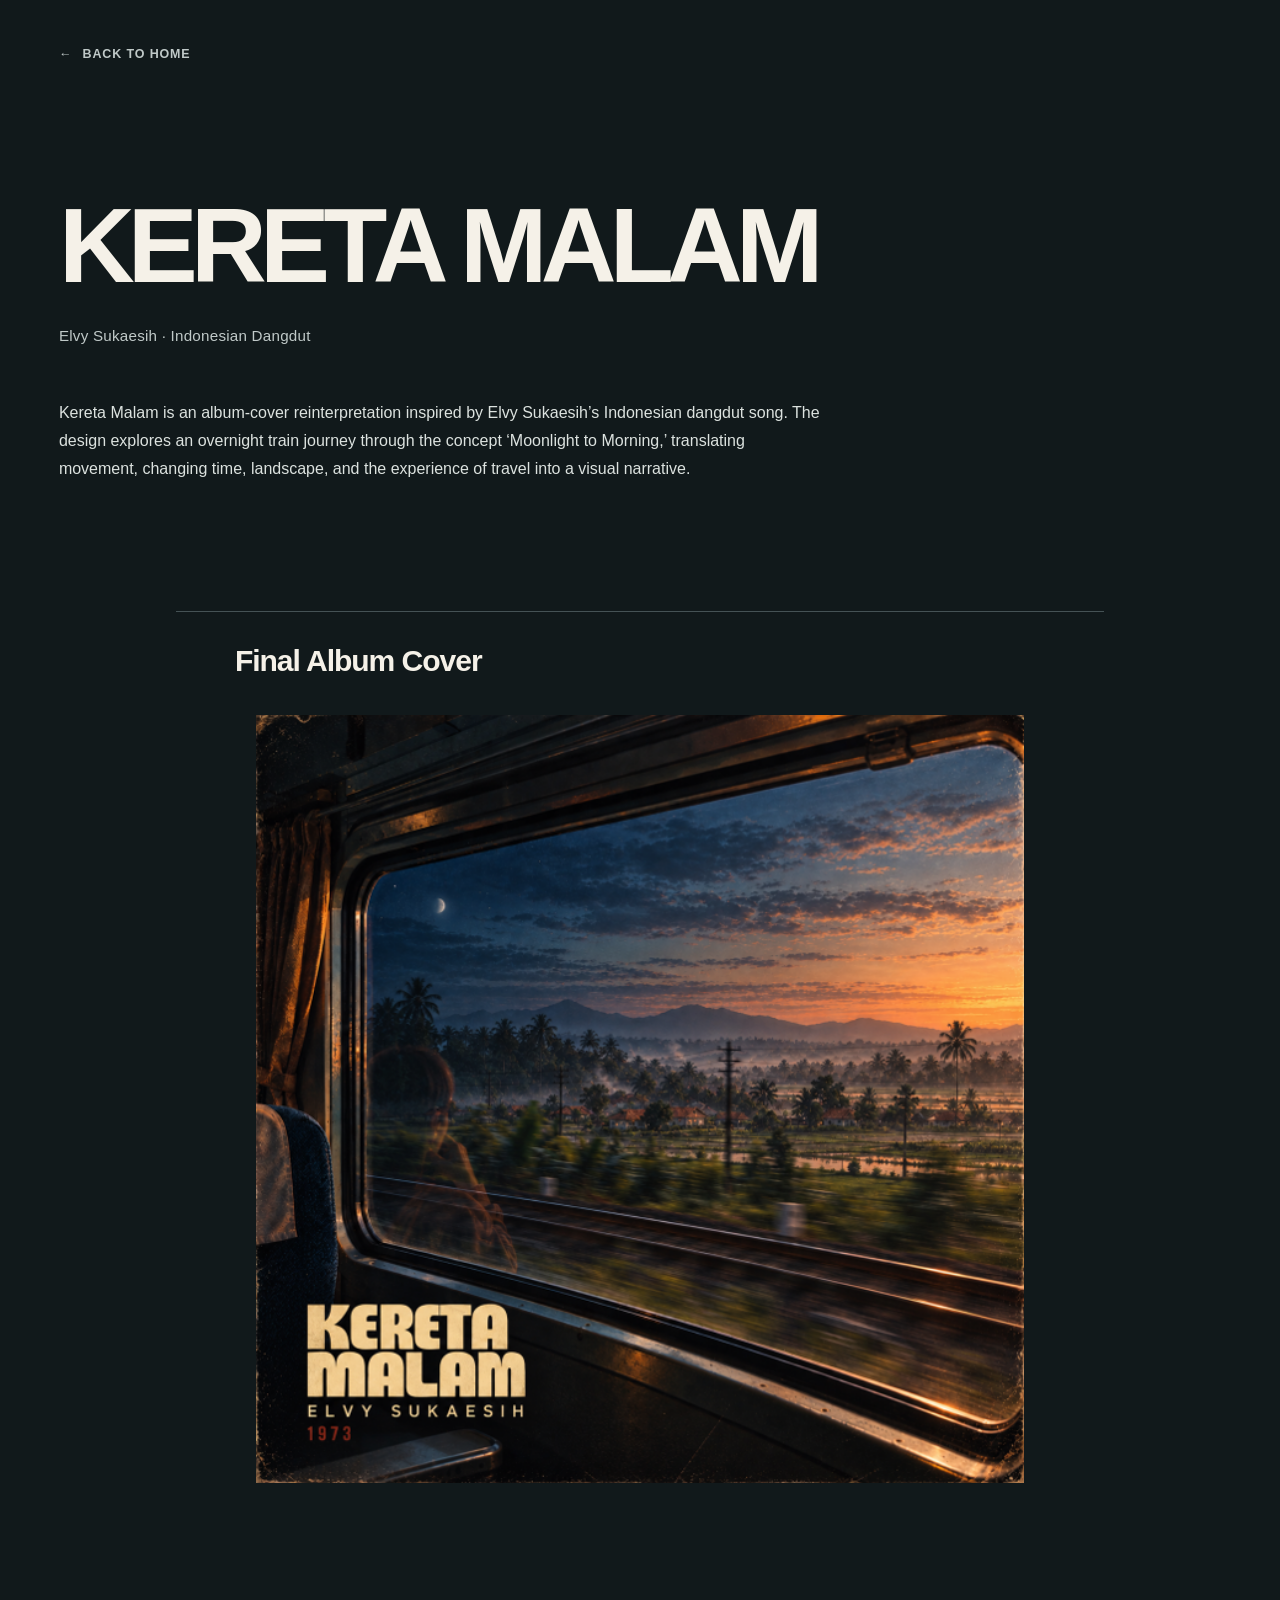
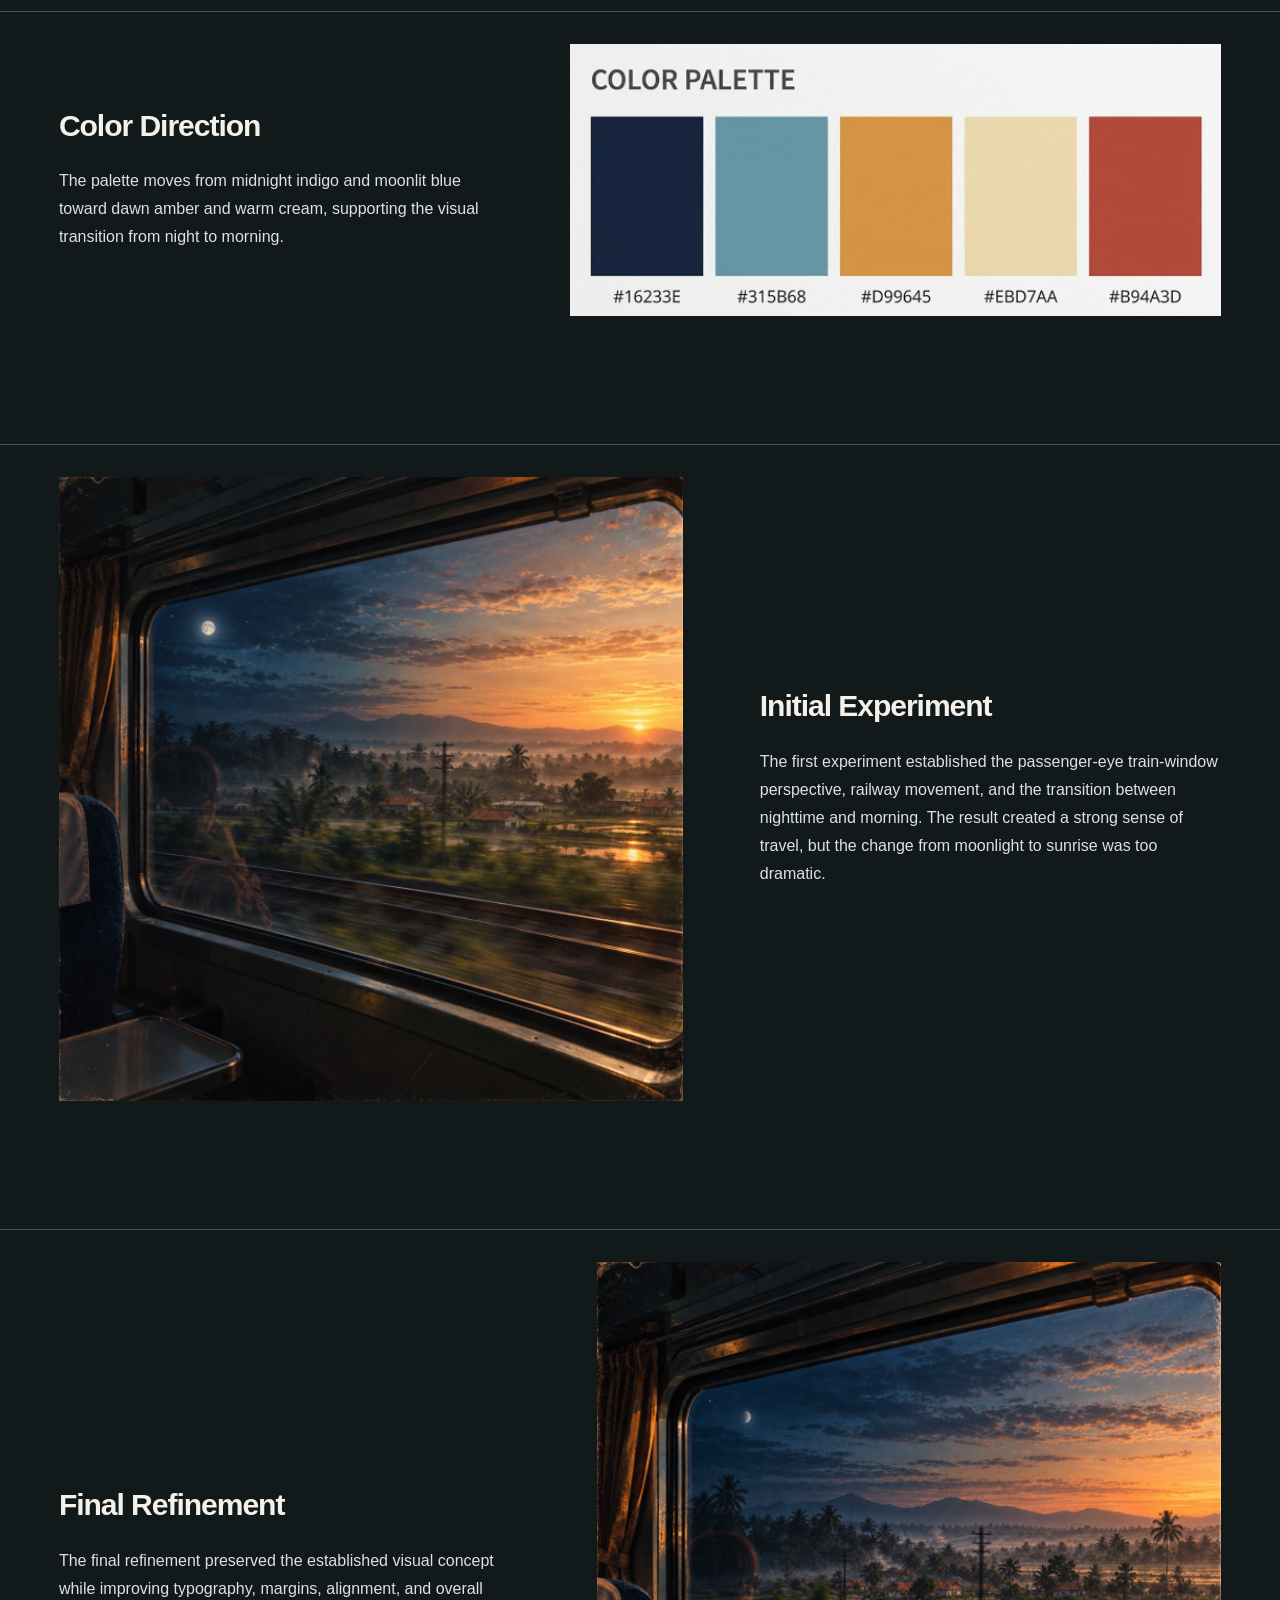
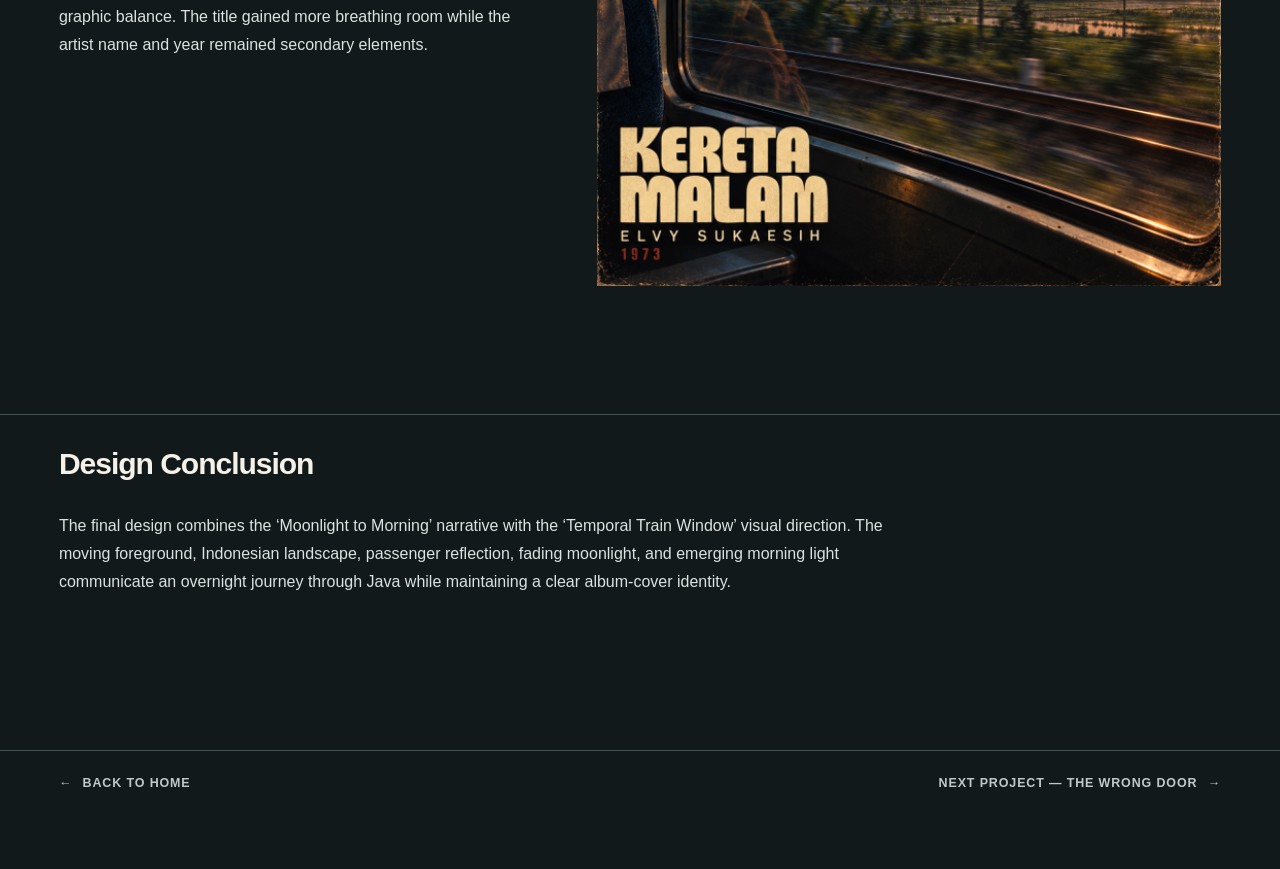
<file: kereta-malam.html>
<!doctype html>
<html lang="en">
  <head>
    <meta charset="UTF-8" />
    <meta name="viewport" content="width=device-width, initial-scale=1" />
    <meta
      name="description"
      content="Kereta Malam — AI for Interdisciplinary Design Portfolio by Fandi Siribon"
    />
    <title>Kereta Malam — Fandi Siribon</title>
    <link rel="stylesheet" href="styles.css" />
    <link rel="stylesheet" href="kereta-malam.css" />
  </head>
  <body>
    <main class="project-page">
      <nav class="project-nav page-shell" aria-label="Project navigation">
        <a href="index.html"><span aria-hidden="true">←</span> Back to Home</a>
      </nav>

      <header class="project-hero page-shell">
        <h1>KERETA MALAM</h1>
        <p class="project-meta">Elvy Sukaesih · Indonesian Dangdut</p>
        <p class="project-introduction">
          Kereta Malam is an album-cover reinterpretation inspired by Elvy
          Sukaesih’s Indonesian dangdut song. The design explores an overnight
          train journey through the concept ‘Moonlight to Morning,’ translating
          movement, changing time, landscape, and the experience of travel into
          a visual narrative.
        </p>
      </header>

      <section class="case-section final-cover page-shell" aria-labelledby="final-cover-title">
        <h2 id="final-cover-title">Final Album Cover</h2>
        <figure class="final-cover-artwork">
          <img
            src="Assets/2%20-%20FINAL%20PICTURE.png"
            alt="Square Kereta Malam album cover showing a landscape at dusk through a train window, with a moon, passenger reflection, title, artist name, and year"
          />
        </figure>
      </section>

      <section class="case-section color-direction page-shell" aria-labelledby="color-direction-title">
        <div class="section-copy">
          <h2 id="color-direction-title">Color Direction</h2>
          <p>
            The palette moves from midnight indigo and moonlit blue toward dawn
            amber and warm cream, supporting the visual transition from night to
            morning.
          </p>
        </div>
        <figure class="palette-artwork">
          <img
            src="Assets/2%20-%20COLOR%20PALETTE.png"
            alt="Five-color palette showing dark indigo, muted blue, amber, warm cream, and brick red swatches"
          />
        </figure>
      </section>

      <section class="case-section process-section process-section--initial page-shell" aria-labelledby="initial-experiment-title">
        <div class="section-copy">
          <h2 id="initial-experiment-title">Initial Experiment</h2>
          <p>
            The first experiment established the passenger-eye train-window
            perspective, railway movement, and the transition between nighttime
            and morning. The result created a strong sense of travel, but the
            change from moonlight to sunrise was too dramatic.
          </p>
        </div>
        <figure class="process-artwork">
          <img
            src="Assets/2%20-%20EXPERIMENT%201.png"
            alt="Square view through a train window showing a moonlit sky transitioning to sunrise over a tropical landscape"
          />
        </figure>
      </section>

      <section class="case-section process-section process-section--refinement page-shell" aria-labelledby="final-refinement-title">
        <div class="section-copy">
          <h2 id="final-refinement-title">Final Refinement</h2>
          <p>
            The final refinement preserved the established visual concept while
            improving typography, margins, alignment, and overall graphic
            balance. The title gained more breathing room while the artist name
            and year remained secondary elements.
          </p>
        </div>
        <figure class="process-artwork">
          <img
            src="Assets/2%20-%20EXPERIMENT%203.png"
            alt="Square Kereta Malam refinement showing a train-window landscape with title typography, artist name, and year arranged at the lower left"
          />
        </figure>
      </section>

      <section class="case-section design-conclusion page-shell" aria-labelledby="design-conclusion-title">
        <h2 id="design-conclusion-title">Design Conclusion</h2>
        <p>
          The final design combines the ‘Moonlight to Morning’ narrative with the
          ‘Temporal Train Window’ visual direction. The moving foreground,
          Indonesian landscape, passenger reflection, fading moonlight, and
          emerging morning light communicate an overnight journey through Java
          while maintaining a clear album-cover identity.
        </p>
      </section>

      <nav class="bottom-project-nav page-shell" aria-label="Project navigation">
        <a href="index.html"><span aria-hidden="true">←</span> Back to Home</a>
        <a href="hallucination-proposal.html">
          Next Project — The Wrong Door <span aria-hidden="true">→</span>
        </a>
      </nav>
    </main>
  </body>
</html>
</file>
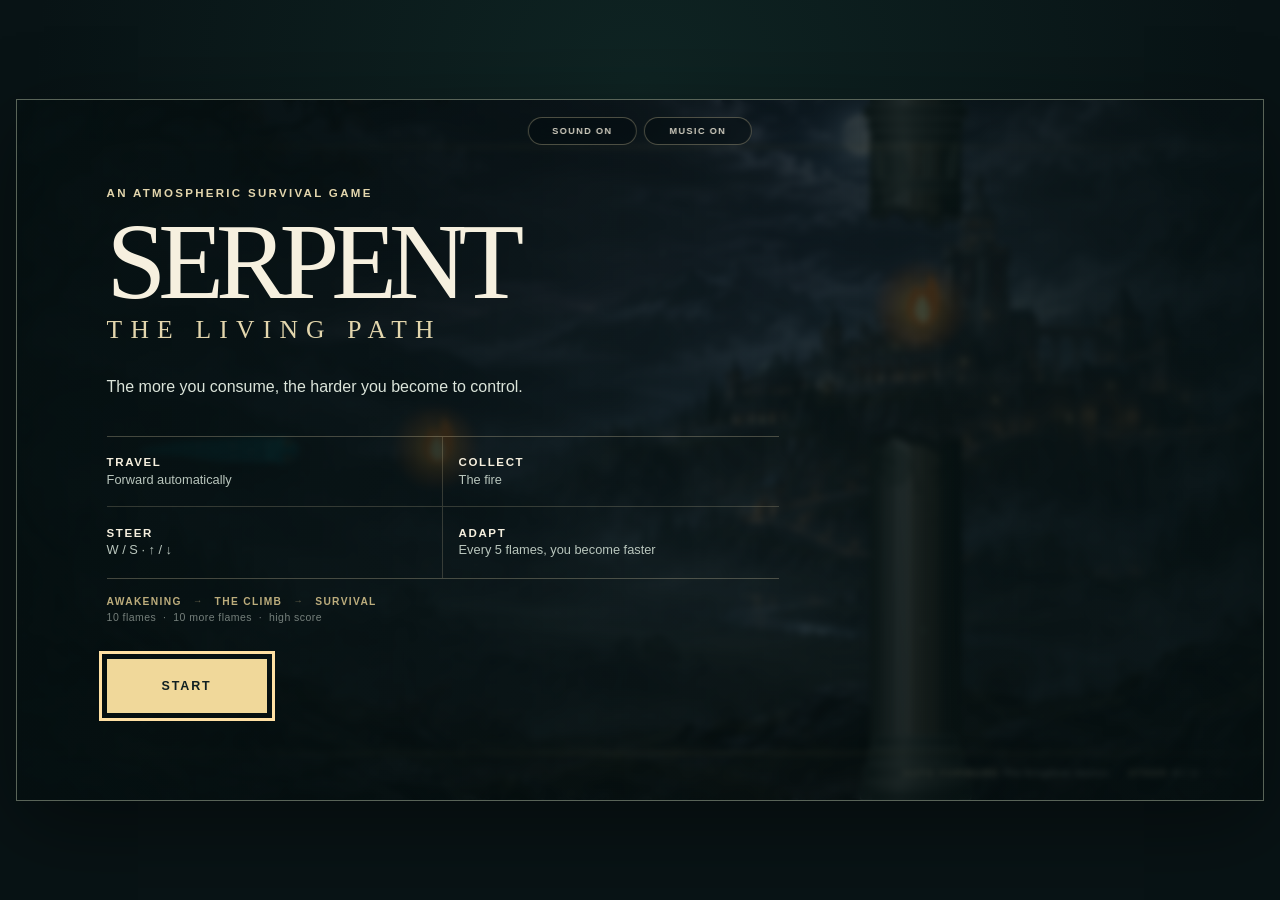
<file: serpent-living-path.html>
<!doctype html>
<html lang="en">
  <head>
    <meta charset="UTF-8" />
    <meta name="viewport" content="width=device-width, initial-scale=1" />
    <meta
      name="description"
      content="Serpent: The Living Path — an atmospheric browser survival game by Fandi Siribon"
    />
    <title>Serpent: The Living Path</title>
    <link rel="preload" as="image" href="Assets/serpent/environment/serpent-kingdom-level-1.jpg" />
    <link rel="preload" as="image" href="Assets/serpent/environment/serpent-kingdom-level-2.jpg" />
    <link rel="preload" as="image" href="Assets/serpent/environment/serpent-kingdom-level-3.jpg" />
    <link rel="stylesheet" href="serpent-living-path.css" />
  </head>
  <body>
    <main class="game-page">
      <section class="game-shell" aria-labelledby="game-name">
        <div
          class="playfield"
          id="playfield"
          tabindex="0"
          aria-label="Serpent: The Living Path game area. The serpent travels automatically. Use W and S or the up and down arrow keys to steer vertically."
        >
          <canvas id="game-canvas" width="1280" height="720" aria-hidden="true"></canvas>

          <div class="audio-controls" aria-label="Audio controls">
            <button
              class="sound-toggle"
              id="sound-toggle"
              type="button"
              aria-pressed="true"
              aria-label="Turn sound off"
            >
              Sound on
            </button>
            <button
              class="sound-toggle"
              id="music-toggle"
              type="button"
              aria-pressed="true"
              aria-label="Turn music off"
            >
              Music on
            </button>
          </div>

          <div class="hud" id="hud" hidden aria-label="Game status">
            <div class="hud__group">
              <span class="hud__eyebrow" id="level-label">Level 1</span>
              <span class="hud__objective" id="target-label">Target: Fire</span>
              <strong class="hud__progress" id="target-progress">Fire 0 / 10</strong>
              <strong class="hud__value">Score <span id="score-value">0</span></strong>
            </div>
            <div class="hud__group hud__group--right">
              <span class="hud__eyebrow">Living path</span>
              <strong class="hud__value">Best <span id="best-value">0</span></strong>
            </div>
          </div>

          <div class="screen screen--start" id="start-screen">
            <div class="screen__content screen__content--start">
              <p class="screen__kicker">An atmospheric survival game</p>
              <h1 id="game-name"><span>SERPENT</span><em>THE LIVING PATH</em></h1>
              <p class="screen__premise">The more you consume, the harder you become to control.</p>
              <div class="instructions" aria-label="Game instructions">
                <p><strong>Travel</strong><span>Forward automatically</span></p>
                <p><strong>Collect</strong><span>The fire</span></p>
                <p><strong>Steer</strong><span>W / S · ↑ / ↓</span></p>
                <p><strong>Adapt</strong><span>Every 5 flames, you become faster</span></p>
              </div>
              <div class="stage-preview" aria-label="Three stages: Awakening, The Climb, and Survival">
                <p class="stage-preview__path">
                  <span>Awakening</span><b aria-hidden="true">→</b><span>The Climb</span><b aria-hidden="true">→</b><span>Survival</span>
                </p>
                <p class="stage-preview__detail">10 flames&nbsp; · &nbsp;10 more flames&nbsp; · &nbsp;high score</p>
              </div>
              <button class="game-button" id="start-button" type="button">Start</button>
            </div>
          </div>

          <div class="screen screen--transition" id="transition-screen" hidden>
            <div class="screen__content screen__content--compact">
              <p class="screen__kicker" id="transition-kicker">Level 1 complete</p>
              <h2 id="transition-title">Level 2</h2>
              <p class="transition-subtitle" id="transition-subtitle">The Climb</p>
              <p class="transition-note" id="transition-note">The path narrows.</p>
              <div class="transition-rule" id="transition-rule" hidden>
                <strong id="transition-objective">Seek water</strong>
                <span id="transition-warning">Fire is no longer safe.</span>
                <p id="transition-symbols" aria-label="Fire is dangerous. Water is safe.">
                  <span>Fire ✕</span><span>Water ✓</span>
                </p>
              </div>
            </div>
          </div>

          <div class="screen screen--pause" id="pause-screen" hidden>
            <div class="screen__content screen__content--compact">
              <p class="screen__kicker">The path is waiting</p>
              <h2>Paused</h2>
              <button class="game-button game-button--small" id="resume-button" type="button">
                Resume
              </button>
            </div>
          </div>

          <div class="screen screen--game-over" id="game-over-screen" hidden>
            <div class="screen__content screen__content--compact">
              <p class="screen__kicker">You lost control</p>
              <h2>Game Over</h2>
              <p class="game-over-reason" id="game-over-reason">Hit the stone</p>
              <div class="final-score" aria-label="Final results">
                <p><span>Score</span><strong id="final-score-value">0</strong></p>
                <p><span>Best score</span><strong id="final-best-value">0</strong></p>
              </div>
              <button class="game-button game-button--small" id="restart-button" type="button">
                Try Again
              </button>
            </div>
          </div>

          <div class="announcement" id="announcement" role="status" aria-live="polite" hidden>
            <strong id="announcement-title">Speed increased</strong>
            <span id="announcement-subtitle">The path quickens</span>
          </div>

          <p class="control-hint" id="control-hint">
            <span>Auto forward</span> The kingdom moves
            <span>Steer</span> W / S · ↑ / ↓
          </p>
        </div>

        <p class="visually-hidden" id="game-status" aria-live="polite"></p>
      </section>
    </main>

    <script src="serpent-living-path.js"></script>
  </body>
</html>
</file>
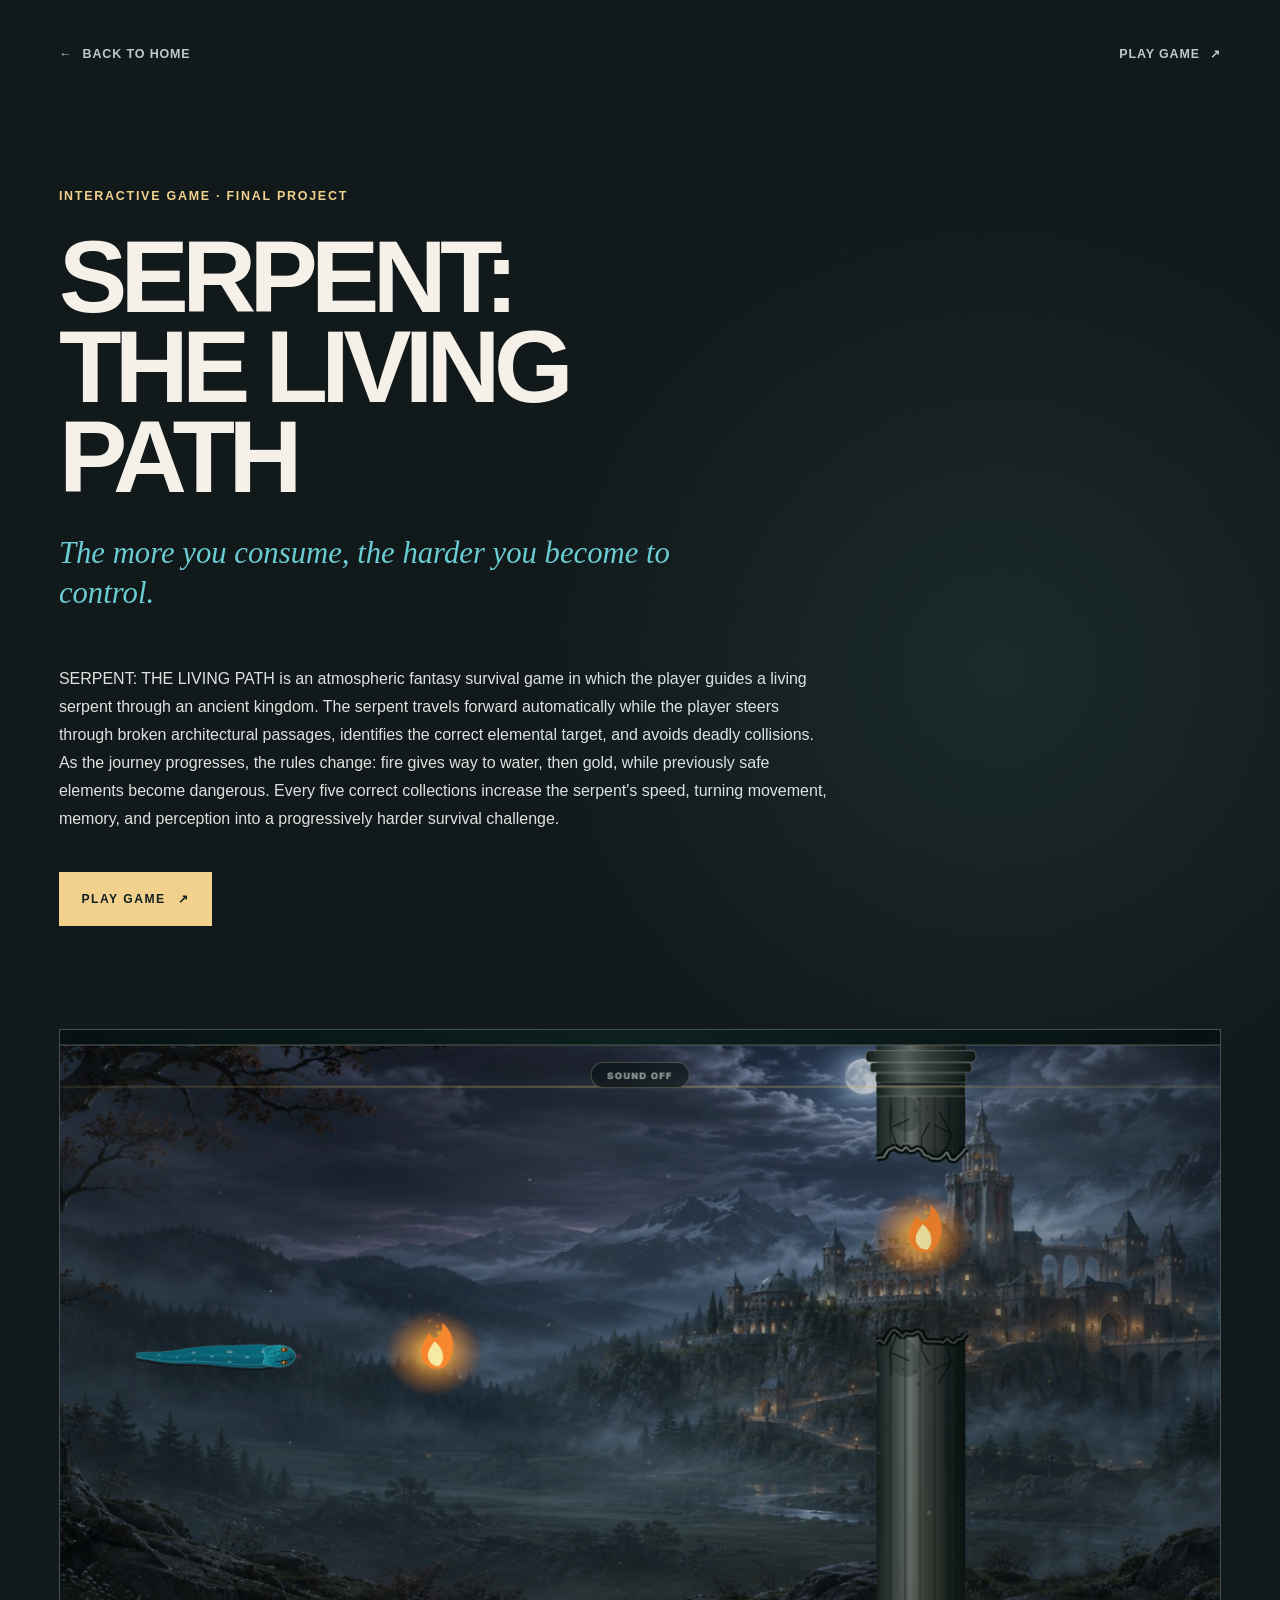
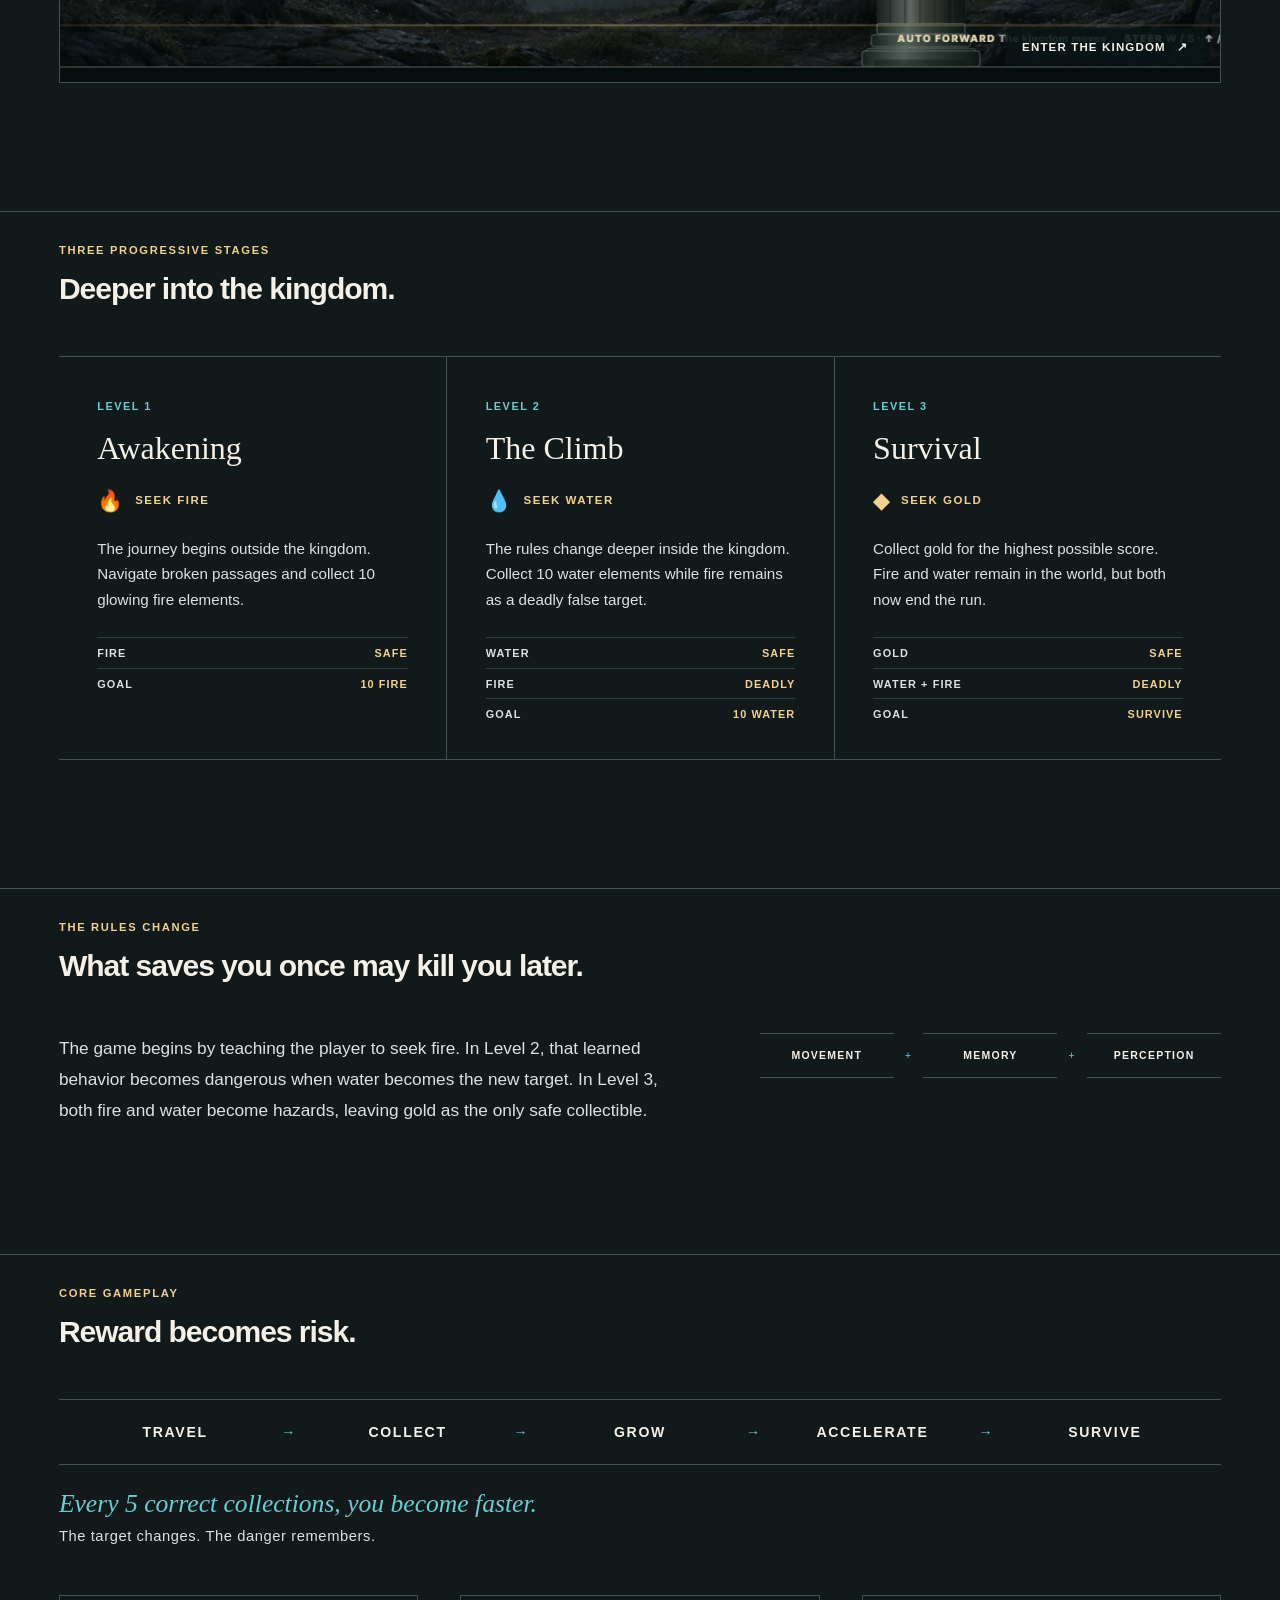
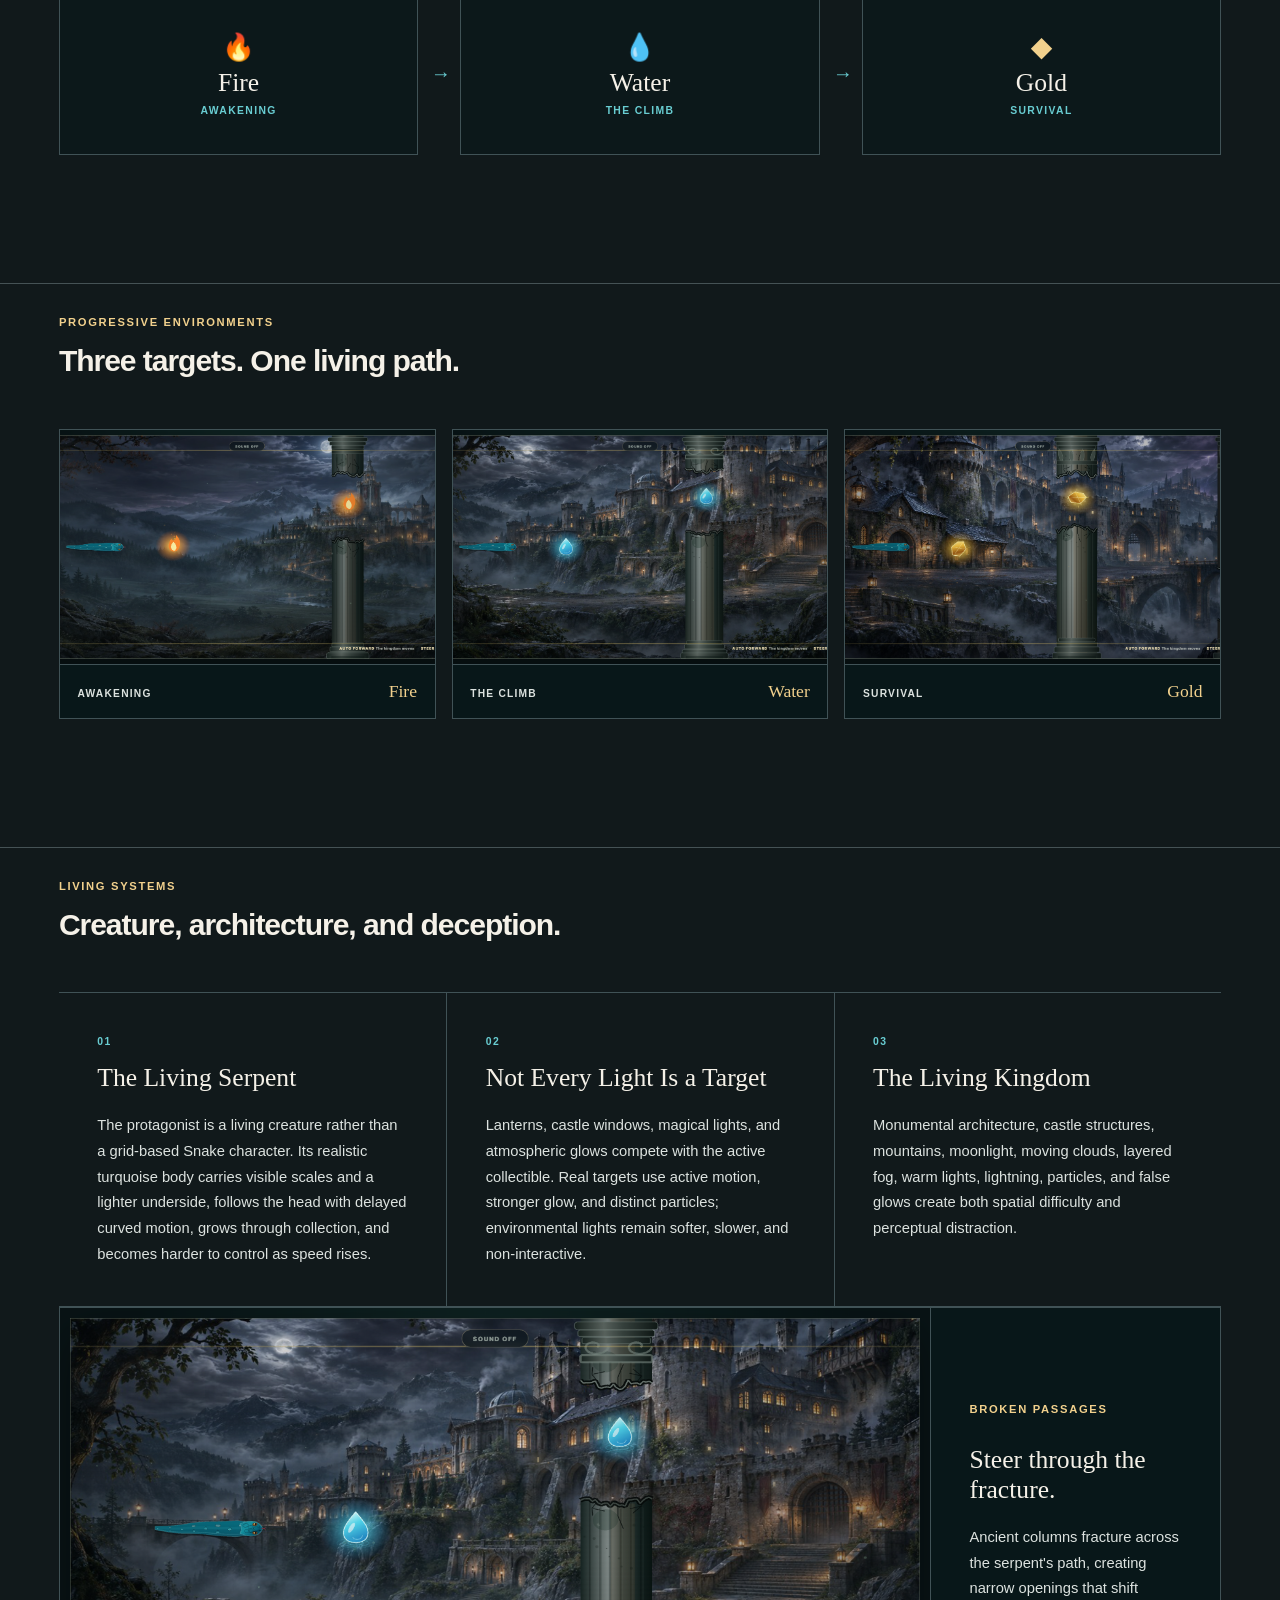
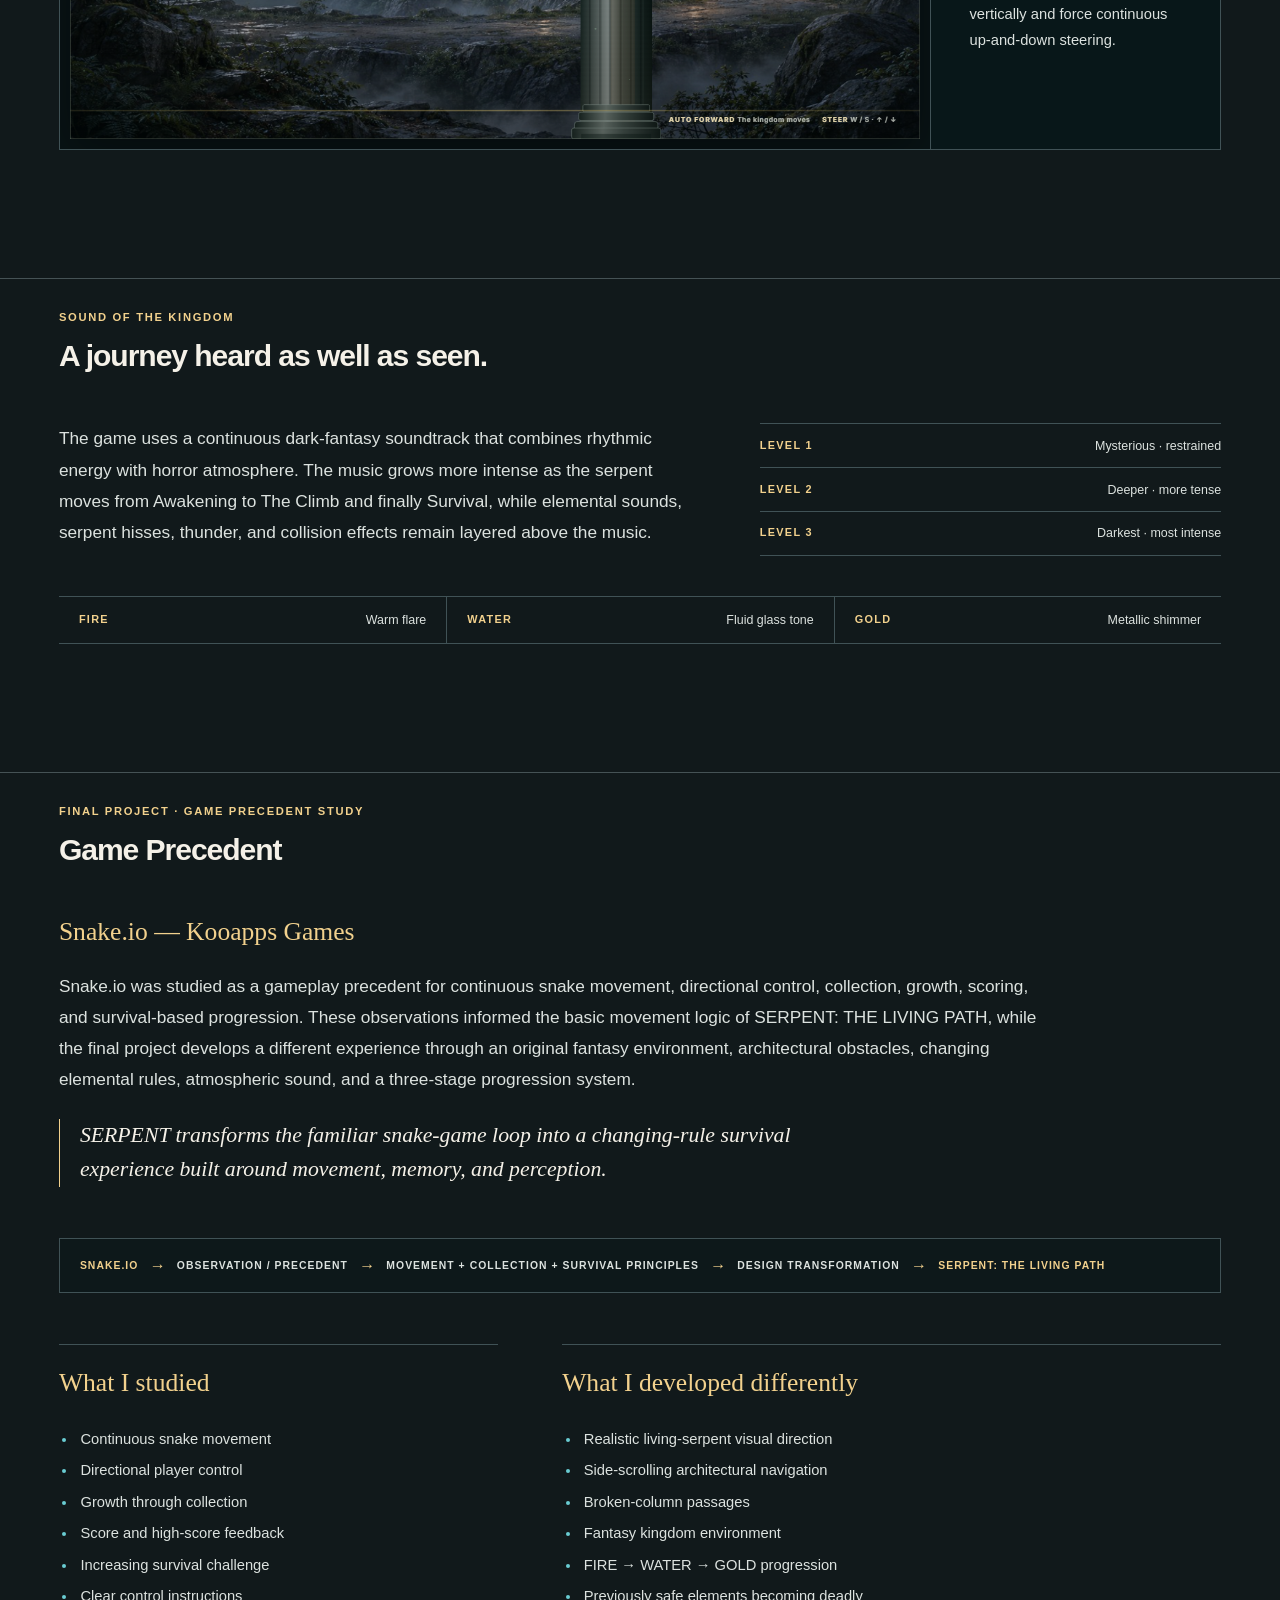
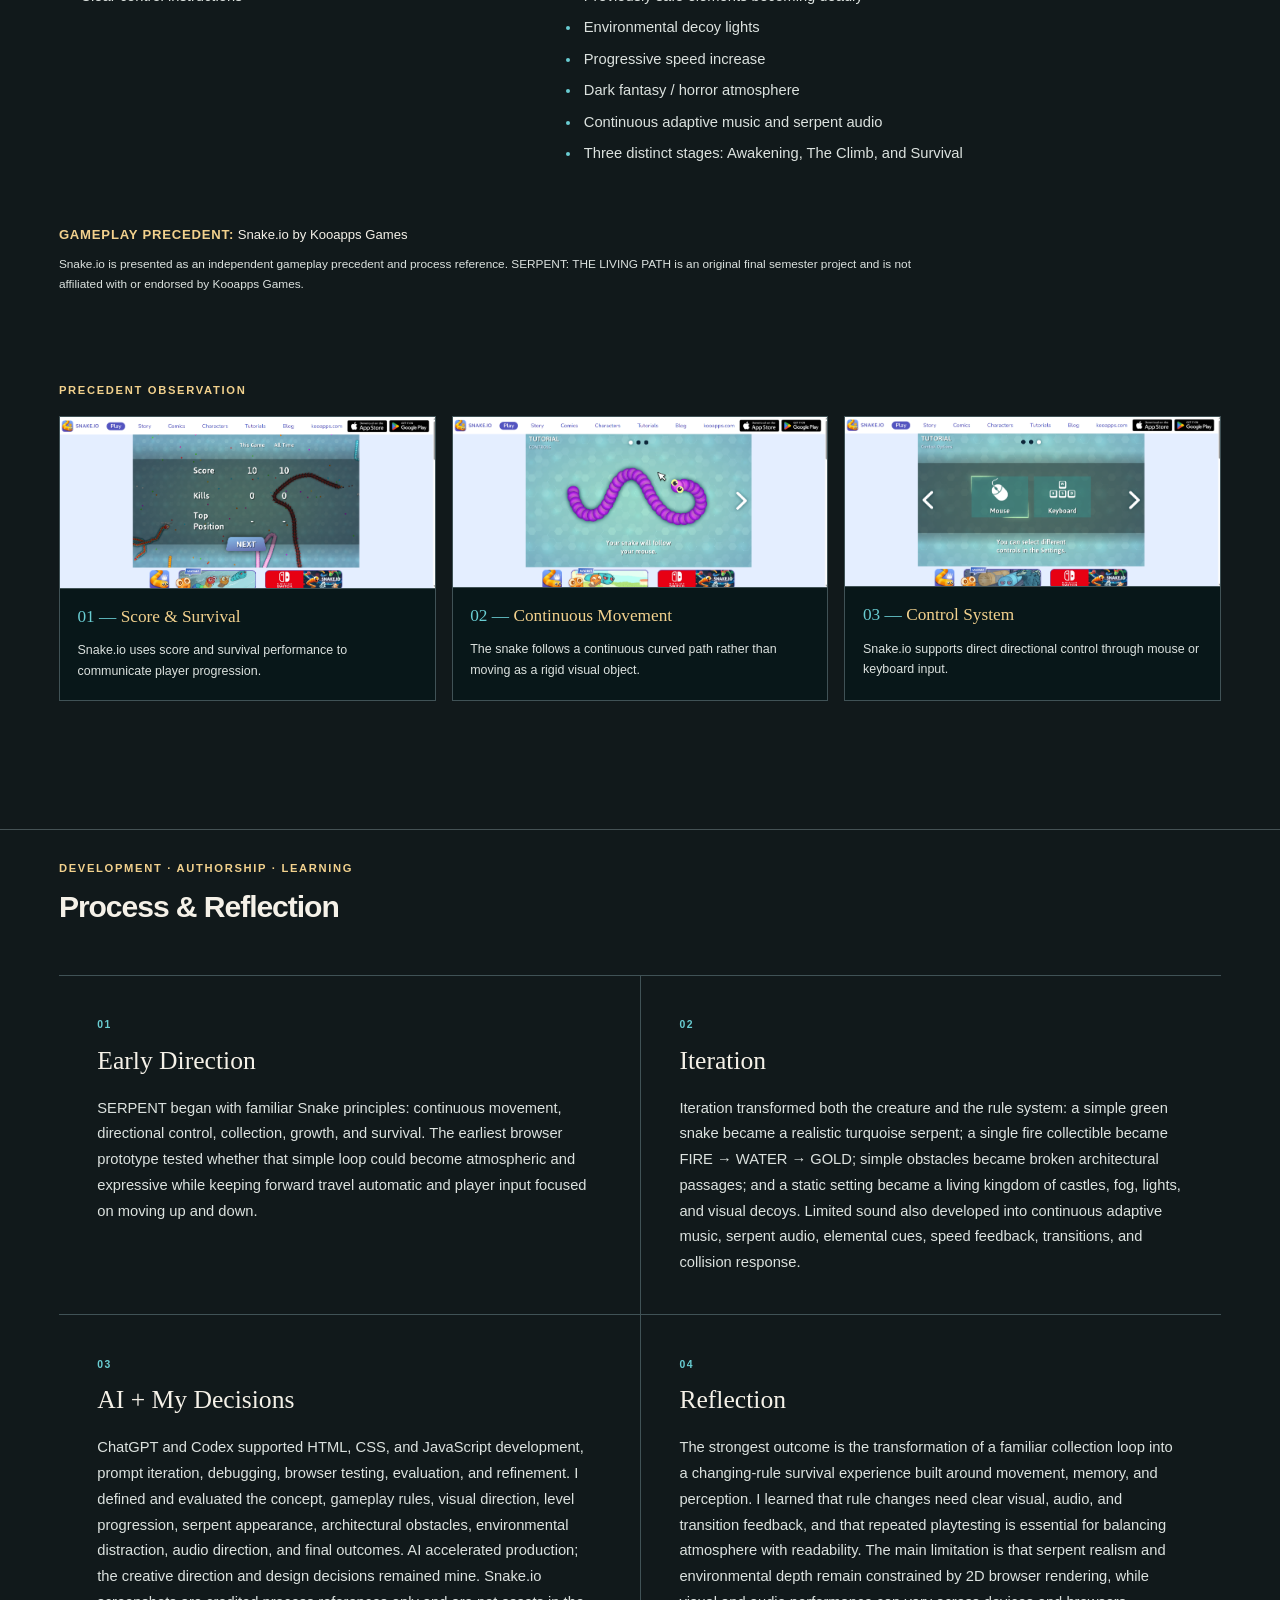
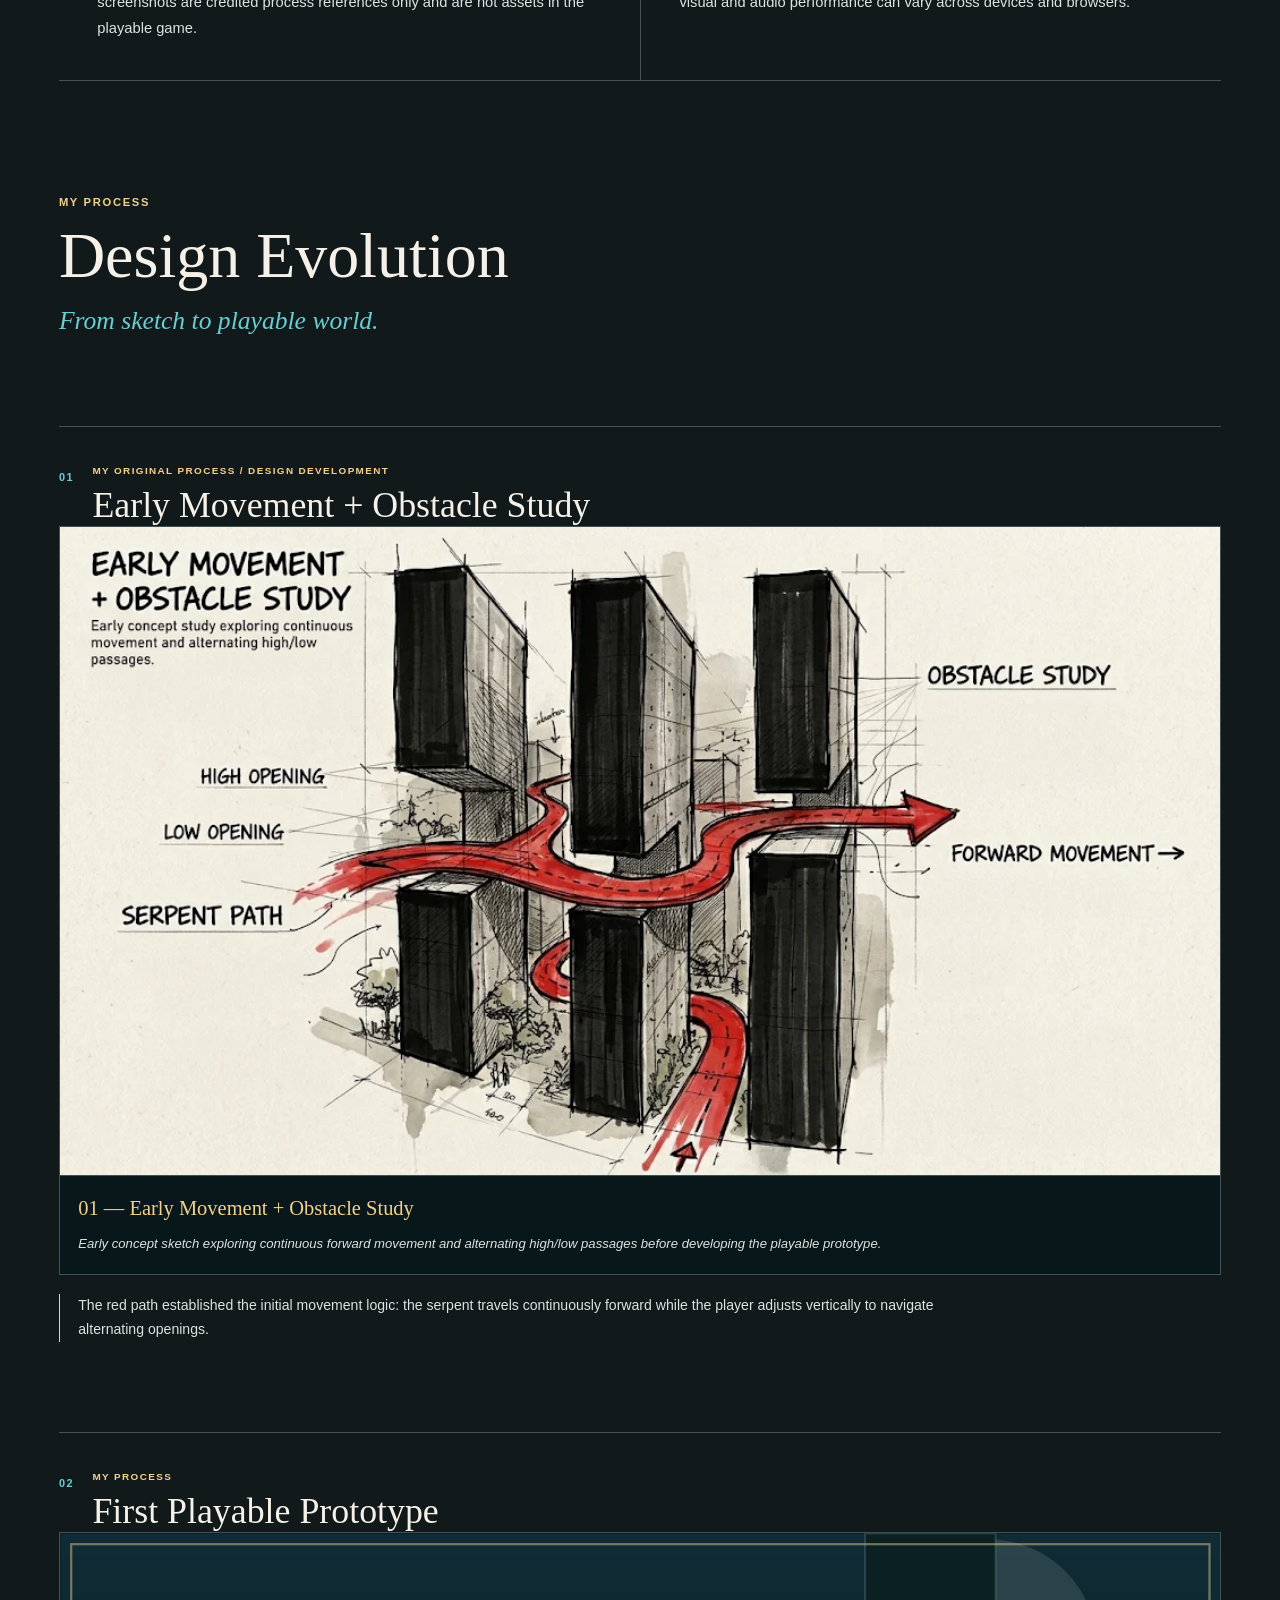
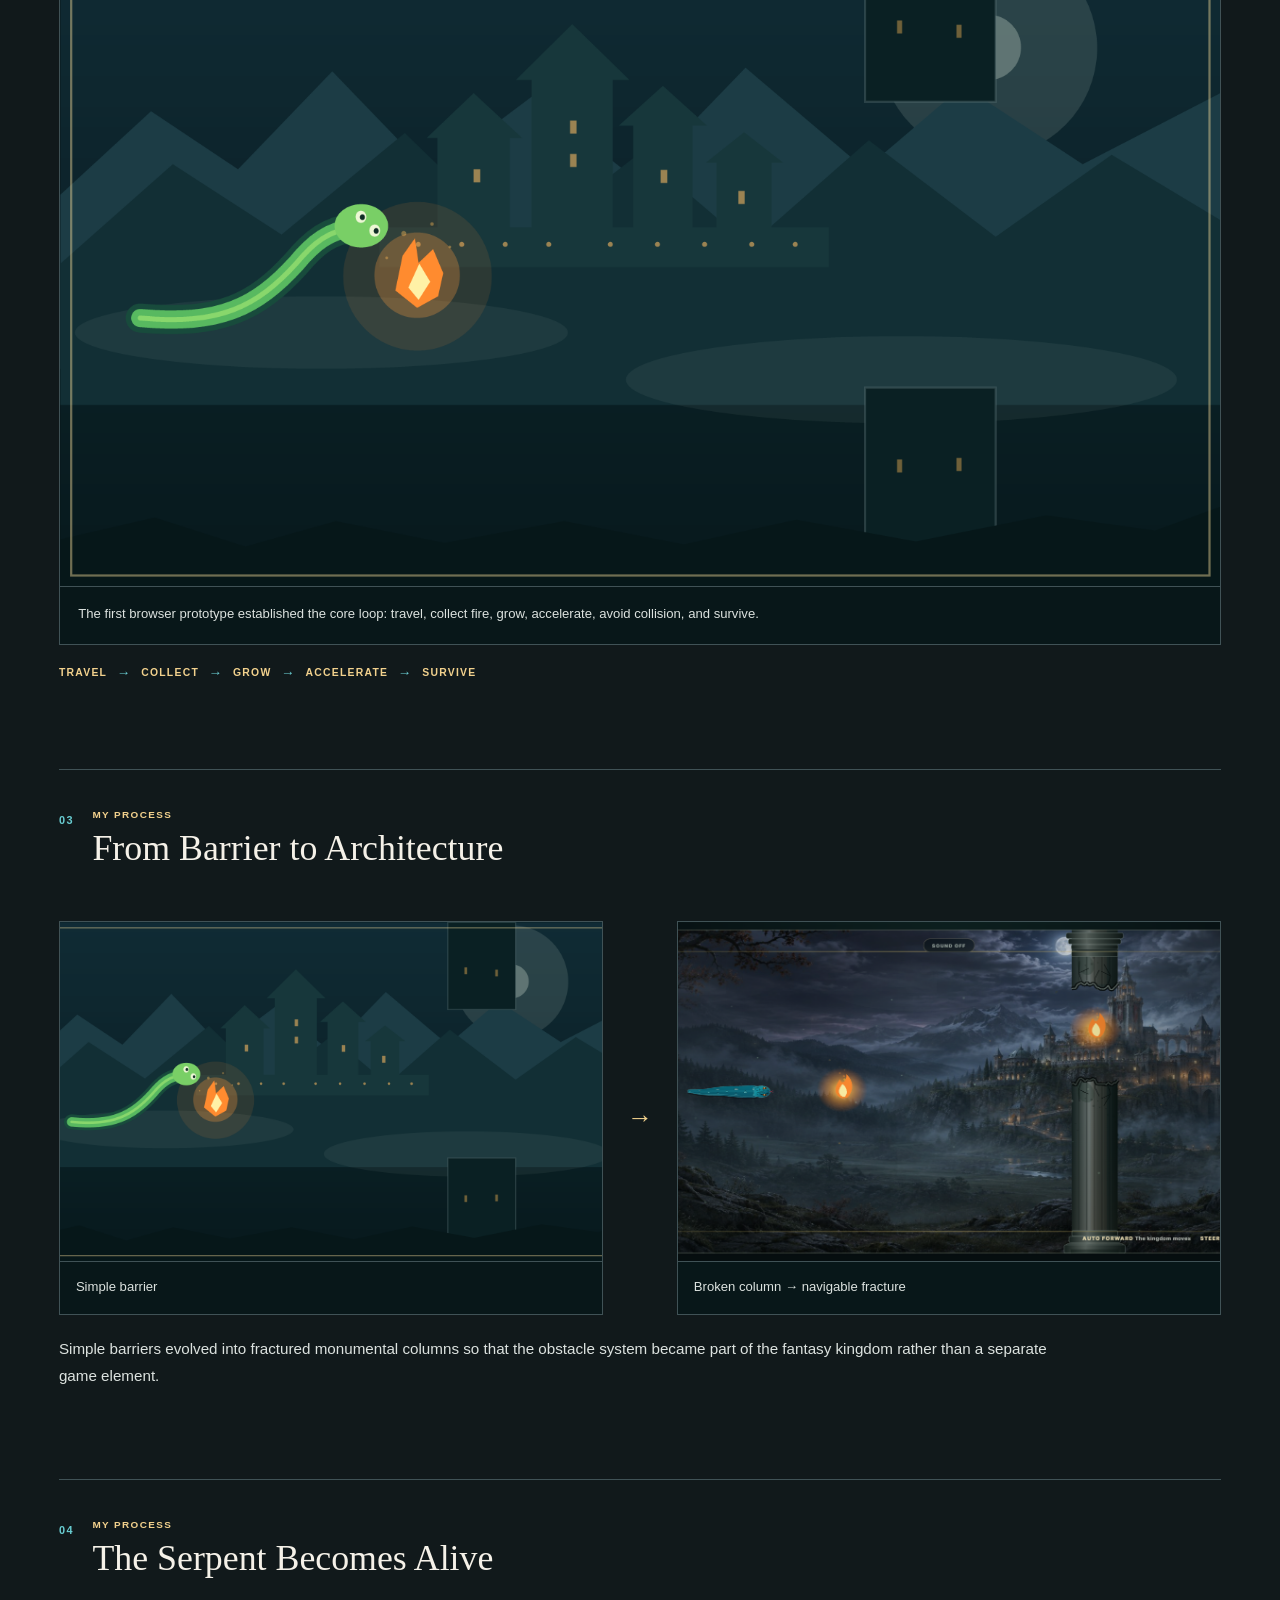
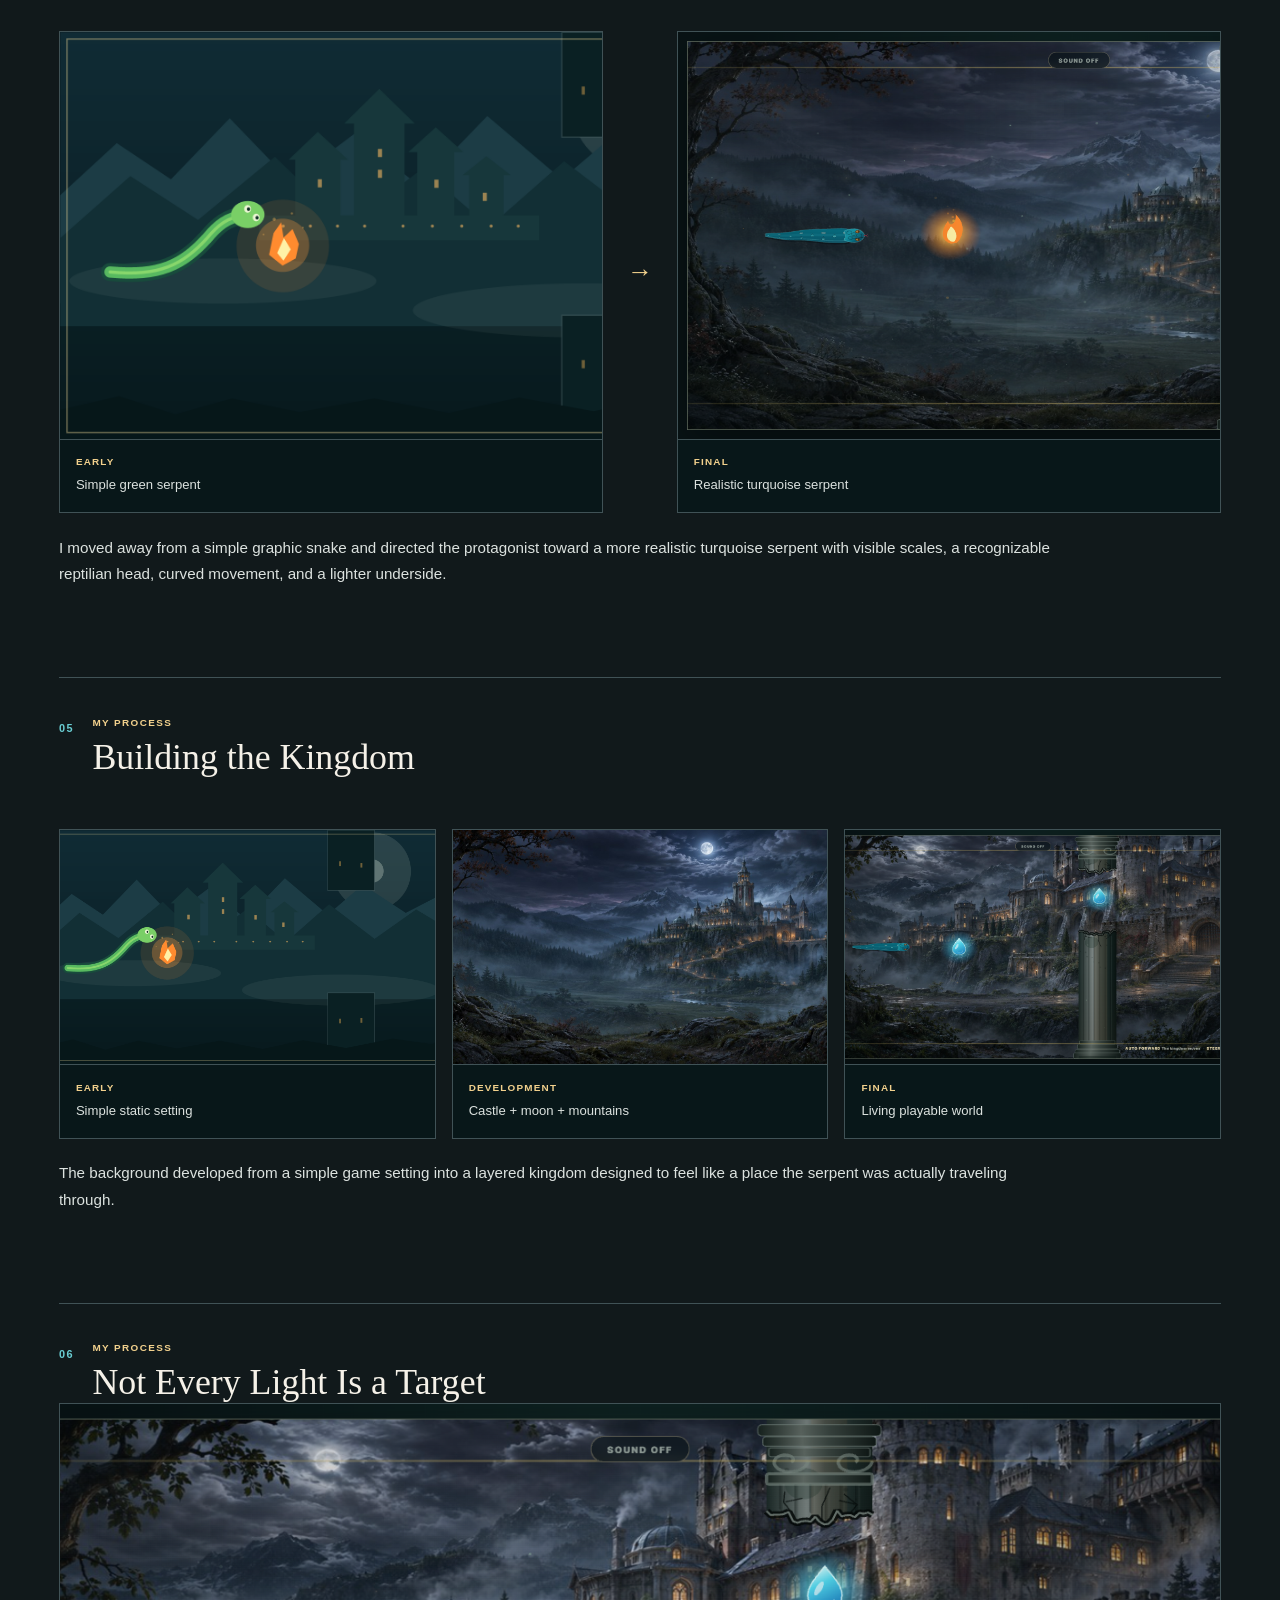
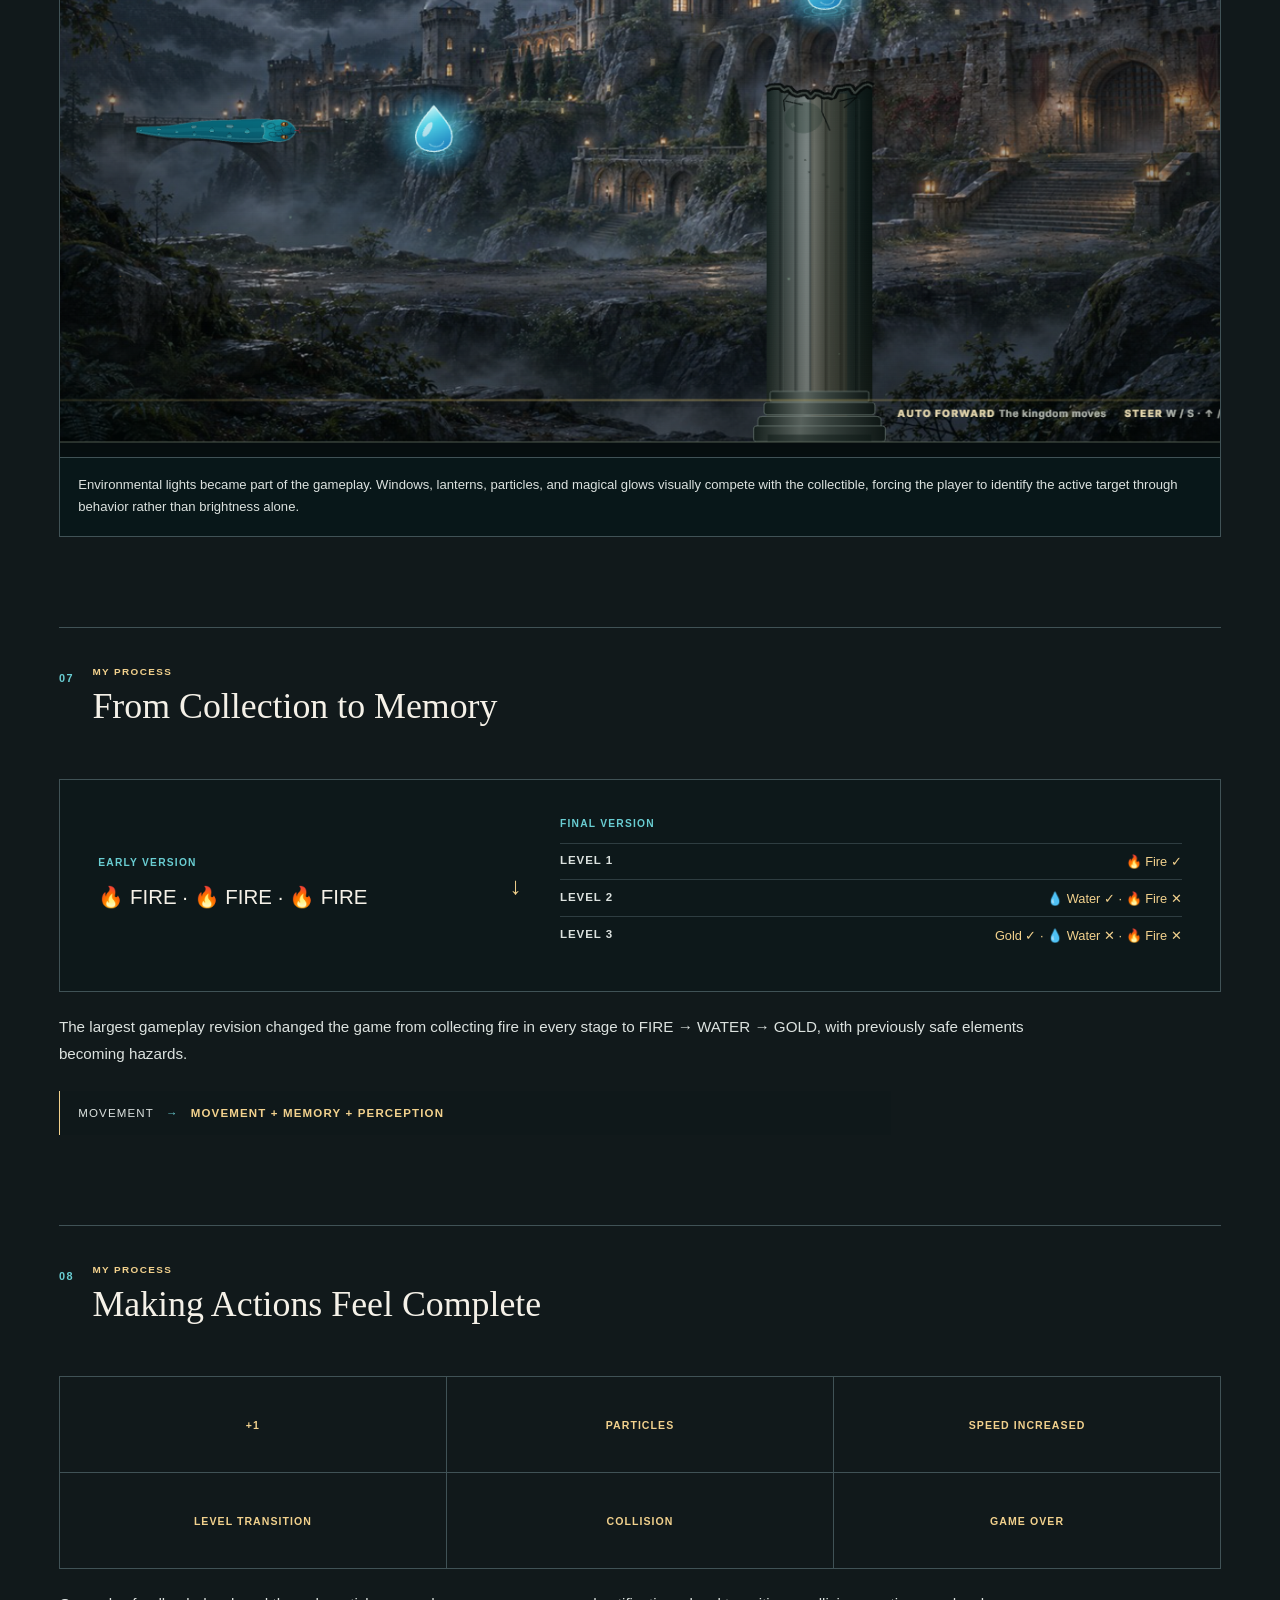
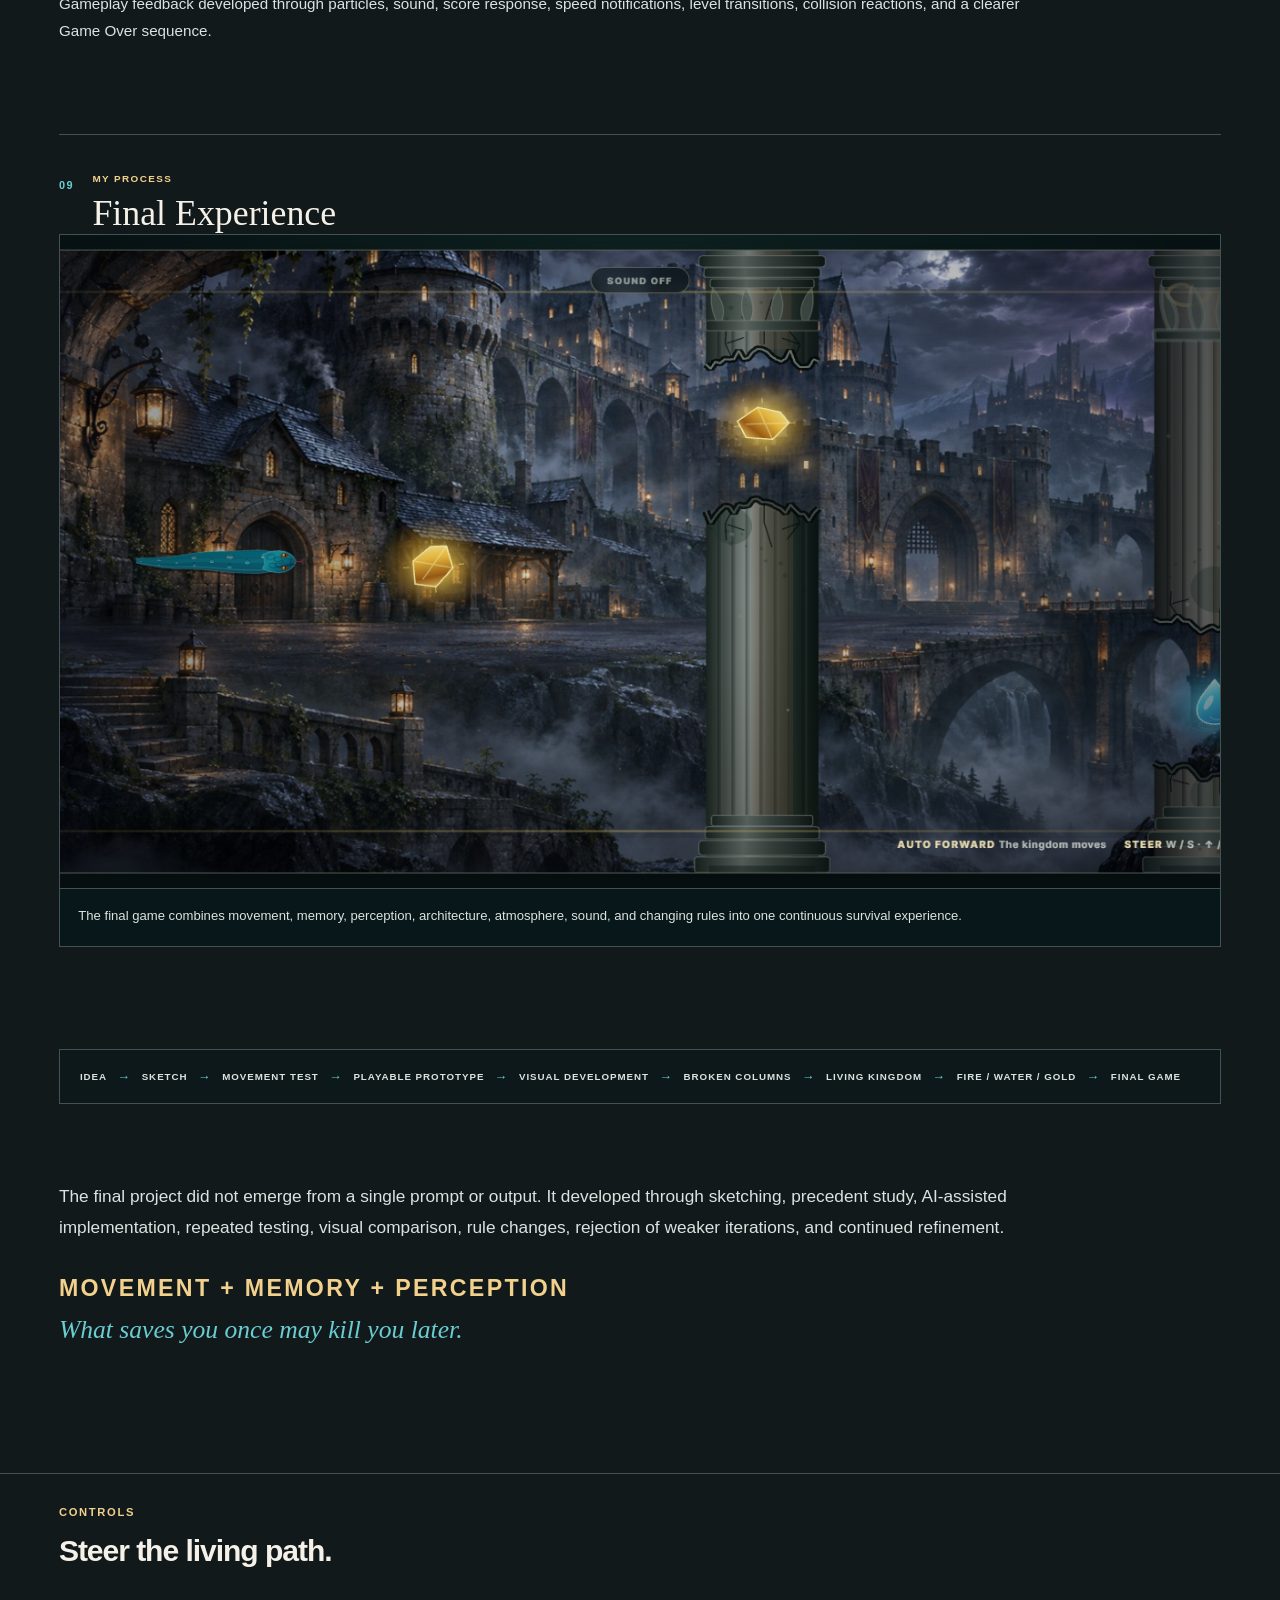
<file: serpent.html>
<!doctype html>
<html lang="en">
  <head>
    <meta charset="UTF-8" />
    <meta name="viewport" content="width=device-width, initial-scale=1" />
    <meta
      name="description"
      content="SERPENT: THE LIVING PATH — interactive final project by Fandi Siribon"
    />
    <title>SERPENT: THE LIVING PATH — Fandi Siribon</title>
    <link rel="icon" href="data:," />
    <link rel="stylesheet" href="styles.css" />
    <link rel="stylesheet" href="kereta-malam.css" />
    <link rel="stylesheet" href="serpent-project.css?v=20261124-sketch" />
  </head>
  <body>
    <main class="project-page serpent-page">
      <nav class="project-nav page-shell serpent-top-nav" aria-label="Project navigation">
        <a href="index.html"><span aria-hidden="true">←</span> Back to Home</a>
        <a href="serpent-living-path.html">Play Game <span aria-hidden="true">↗</span></a>
      </nav>

      <header class="project-hero serpent-hero page-shell">
        <p class="project-meta">Interactive Game · Final Project</p>
        <h1>SERPENT: THE LIVING PATH</h1>
        <p class="serpent-concept">The more you consume, the harder you become to control.</p>
        <p class="project-introduction">
          SERPENT: THE LIVING PATH is an atmospheric fantasy survival game in which the
          player guides a living serpent through an ancient kingdom. The serpent travels
          forward automatically while the player steers through broken architectural
          passages, identifies the correct elemental target, and avoids deadly collisions.
          As the journey progresses, the rules change: fire gives way to water, then gold,
          while previously safe elements become dangerous. Every five correct collections
          increase the serpent's speed, turning movement, memory, and perception into a
          progressively harder survival challenge.
        </p>
        <a class="serpent-play-button" href="serpent-living-path.html">
          Play Game <span aria-hidden="true">↗</span>
        </a>
      </header>

      <section class="serpent-visual page-shell" aria-label="Game visual">
        <a href="serpent-living-path.html" aria-label="Launch SERPENT: THE LIVING PATH">
          <img
            src="Assets/serpent/serpent-level-1-awakening.png"
            alt="Realistic turquoise serpent approaching glowing fire between broken columns in a moonlit fantasy kingdom"
          />
          <span>Enter the kingdom <b aria-hidden="true">↗</b></span>
        </a>
      </section>

      <section class="case-section serpent-levels page-shell" aria-labelledby="levels-title">
        <div class="serpent-section-heading">
          <p class="serpent-eyebrow">Three progressive stages</p>
          <h2 id="levels-title">Deeper into the kingdom.</h2>
        </div>
        <div class="level-grid">
          <article class="level-card level-card--fire">
            <span class="level-number">Level 1</span>
            <h3>Awakening</h3>
            <p class="level-target"><b aria-hidden="true">🔥</b> Seek Fire</p>
            <p>The journey begins outside the kingdom. Navigate broken passages and collect 10 glowing fire elements.</p>
            <dl class="level-rules">
              <div><dt>Fire</dt><dd>Safe</dd></div>
              <div><dt>Goal</dt><dd>10 Fire</dd></div>
            </dl>
          </article>
          <article class="level-card level-card--water">
            <span class="level-number">Level 2</span>
            <h3>The Climb</h3>
            <p class="level-target"><b aria-hidden="true">💧</b> Seek Water</p>
            <p>The rules change deeper inside the kingdom. Collect 10 water elements while fire remains as a deadly false target.</p>
            <dl class="level-rules">
              <div><dt>Water</dt><dd>Safe</dd></div>
              <div><dt>Fire</dt><dd>Deadly</dd></div>
              <div><dt>Goal</dt><dd>10 Water</dd></div>
            </dl>
          </article>
          <article class="level-card level-card--gold">
            <span class="level-number">Level 3</span>
            <h3>Survival</h3>
            <p class="level-target"><b aria-hidden="true">◆</b> Seek Gold</p>
            <p>Collect gold for the highest possible score. Fire and water remain in the world, but both now end the run.</p>
            <dl class="level-rules">
              <div><dt>Gold</dt><dd>Safe</dd></div>
              <div><dt>Water + Fire</dt><dd>Deadly</dd></div>
              <div><dt>Goal</dt><dd>Survive</dd></div>
            </dl>
          </article>
        </div>
      </section>

      <section class="case-section serpent-rule-change page-shell" aria-labelledby="rules-change-title">
        <div class="serpent-section-heading">
          <p class="serpent-eyebrow">The rules change</p>
          <h2 id="rules-change-title">What saves you once may kill you later.</h2>
        </div>
        <div class="rule-change-layout">
          <p>
            The game begins by teaching the player to seek fire. In Level 2, that learned
            behavior becomes dangerous when water becomes the new target. In Level 3,
            both fire and water become hazards, leaving gold as the only safe collectible.
          </p>
          <p class="challenge-formula" aria-label="Movement plus memory plus perception">
            <span>Movement</span><b>+</b><span>Memory</span><b>+</b><span>Perception</span>
          </p>
        </div>
      </section>

      <section class="case-section serpent-loop page-shell" aria-labelledby="gameplay-title">
        <div class="serpent-section-heading">
          <p class="serpent-eyebrow">Core gameplay</p>
          <h2 id="gameplay-title">Reward becomes risk.</h2>
        </div>
        <ol class="gameplay-sequence" aria-label="Gameplay sequence">
          <li>Travel</li>
          <li>Collect</li>
          <li>Grow</li>
          <li>Accelerate</li>
          <li>Survive</li>
        </ol>
        <p class="speed-rule">Every 5 correct collections, you become faster.</p>
        <p class="speed-subline">The target changes. The danger remembers.</p>
        <div class="element-progression" aria-label="Element progression from fire to water to gold">
          <div><b aria-hidden="true">🔥</b><strong>Fire</strong><span>Awakening</span></div>
          <i aria-hidden="true">↓</i>
          <div><b aria-hidden="true">💧</b><strong>Water</strong><span>The Climb</span></div>
          <i aria-hidden="true">↓</i>
          <div><b aria-hidden="true">◆</b><strong>Gold</strong><span>Survival</span></div>
        </div>
      </section>

      <section class="case-section serpent-gallery page-shell" aria-labelledby="gallery-title">
        <div class="serpent-section-heading">
          <p class="serpent-eyebrow">Progressive environments</p>
          <h2 id="gallery-title">Three targets. One living path.</h2>
        </div>
        <div class="gameplay-gallery">
          <figure>
            <img src="Assets/serpent/serpent-level-1-awakening.png" alt="Awakening gameplay with a turquoise serpent, fire targets, moonlight, mountains, and broken columns" />
            <figcaption><span>Awakening</span><strong>Fire</strong></figcaption>
          </figure>
          <figure>
            <img src="Assets/serpent/serpent-level-2-climb.png" alt="The Climb gameplay with a turquoise serpent, magical water targets, castle architecture, fog, and broken columns" />
            <figcaption><span>The Climb</span><strong>Water</strong></figcaption>
          </figure>
          <figure>
            <img src="Assets/serpent/serpent-level-3-survival.png" alt="Survival gameplay with a turquoise serpent, gold targets, deadly water decoy, dense castle structures, and narrow broken passages" />
            <figcaption><span>Survival</span><strong>Gold</strong></figcaption>
          </figure>
        </div>
      </section>

      <section class="case-section serpent-systems page-shell" aria-labelledby="systems-title">
        <div class="serpent-section-heading">
          <p class="serpent-eyebrow">Living systems</p>
          <h2 id="systems-title">Creature, architecture, and deception.</h2>
        </div>
        <div class="system-grid">
          <article>
            <span>01</span>
            <h3>The Living Serpent</h3>
            <p>The protagonist is a living creature rather than a grid-based Snake character. Its realistic turquoise body carries visible scales and a lighter underside, follows the head with delayed curved motion, grows through collection, and becomes harder to control as speed rises.</p>
          </article>
          <article>
            <span>02</span>
            <h3>Not Every Light Is a Target</h3>
            <p>Lanterns, castle windows, magical lights, and atmospheric glows compete with the active collectible. Real targets use active motion, stronger glow, and distinct particles; environmental lights remain softer, slower, and non-interactive.</p>
          </article>
          <article>
            <span>03</span>
            <h3>The Living Kingdom</h3>
            <p>Monumental architecture, castle structures, mountains, moonlight, moving clouds, layered fog, warm lights, lightning, particles, and false glows create both spatial difficulty and perceptual distraction.</p>
          </article>
        </div>
        <figure class="broken-passage">
          <img src="Assets/serpent/serpent-level-2-climb.png" alt="Turquoise serpent approaching a narrow opening between fractured upper and lower columns" />
          <figcaption>
            <p class="serpent-eyebrow">Broken passages</p>
            <h3>Steer through the fracture.</h3>
            <p>Ancient columns fracture across the serpent's path, creating narrow openings that shift vertically and force continuous up-and-down steering.</p>
          </figcaption>
        </figure>
      </section>

      <section class="case-section serpent-sound page-shell" aria-labelledby="sound-title">
        <div class="serpent-section-heading">
          <p class="serpent-eyebrow">Sound of the kingdom</p>
          <h2 id="sound-title">A journey heard as well as seen.</h2>
        </div>
        <div class="sound-layout">
          <p>
            The game uses a continuous dark-fantasy soundtrack that combines rhythmic
            energy with horror atmosphere. The music grows more intense as the serpent
            moves from Awakening to The Climb and finally Survival, while elemental
            sounds, serpent hisses, thunder, and collision effects remain layered above
            the music.
          </p>
          <div class="sound-stages">
            <p><strong>Level 1</strong><span>Mysterious · restrained</span></p>
            <p><strong>Level 2</strong><span>Deeper · more tense</span></p>
            <p><strong>Level 3</strong><span>Darkest · most intense</span></p>
          </div>
        </div>
        <div class="element-sounds" aria-label="Element sound identities">
          <p><strong>Fire</strong><span>Warm flare</span></p>
          <p><strong>Water</strong><span>Fluid glass tone</span></p>
          <p><strong>Gold</strong><span>Metallic shimmer</span></p>
        </div>
      </section>

      <section class="case-section serpent-precedent page-shell" aria-labelledby="precedent-title">
        <div class="serpent-section-heading">
          <p class="serpent-eyebrow">Final Project · Game Precedent Study</p>
          <h2 id="precedent-title">Game Precedent</h2>
        </div>

        <div class="precedent-introduction">
          <h3>Snake.io — Kooapps Games</h3>
          <p><strong>Snake.io was studied as a gameplay precedent for continuous snake movement, directional control, collection, growth, scoring, and survival-based progression. These observations informed the basic movement logic of SERPENT: THE LIVING PATH, while the final project develops a different experience through an original fantasy environment, architectural obstacles, changing elemental rules, atmospheric sound, and a three-stage progression system.</strong></p>
          <p class="precedent-contribution"><strong>SERPENT transforms the familiar snake-game loop into a changing-rule survival experience built around movement, memory, and perception.</strong></p>
        </div>

        <div class="precedent-path" aria-label="Design transformation from gameplay precedent to original final project">
          <span>Snake.io</span>
          <b aria-hidden="true">→</b>
          <span>Observation / Precedent</span>
          <b aria-hidden="true">→</b>
          <span>Movement + Collection + Survival Principles</span>
          <b aria-hidden="true">→</b>
          <span>Design Transformation</span>
          <b aria-hidden="true">→</b>
          <span>SERPENT: THE LIVING PATH</span>
        </div>

        <div class="precedent-observation-lists">
          <article>
            <h3>What I studied</h3>
            <ul>
              <li>Continuous snake movement</li>
              <li>Directional player control</li>
              <li>Growth through collection</li>
              <li>Score and high-score feedback</li>
              <li>Increasing survival challenge</li>
              <li>Clear control instructions</li>
            </ul>
          </article>
          <article>
            <h3>What I developed differently</h3>
            <ul>
              <li>Realistic living-serpent visual direction</li>
              <li>Side-scrolling architectural navigation</li>
              <li>Broken-column passages</li>
              <li>Fantasy kingdom environment</li>
              <li>FIRE → WATER → GOLD progression</li>
              <li>Previously safe elements becoming deadly</li>
              <li>Environmental decoy lights</li>
              <li>Progressive speed increase</li>
              <li>Dark fantasy / horror atmosphere</li>
              <li>Continuous adaptive music and serpent audio</li>
              <li>Three distinct stages: Awakening, The Climb, and Survival</li>
            </ul>
          </article>
        </div>

        <p class="precedent-source"><strong>Gameplay precedent:</strong> <a href="https://snake.io/" target="_blank" rel="noopener noreferrer">Snake.io by Kooapps Games</a></p>
        <p class="precedent-disclaimer">Snake.io is presented as an independent gameplay precedent and process reference. SERPENT: THE LIVING PATH is an original final semester project and is not affiliated with or endorsed by Kooapps Games.</p>

        <div class="precedent-observation-heading">
          <p class="serpent-eyebrow">Precedent Observation</p>
        </div>
        <div class="precedent-gallery">
          <figure>
            <img src="Assets/serpent/precedent/snake-io-score-survival.png" alt="Snake.io reference screenshot showing score, kills, top position, and survival results" />
            <figcaption>
              <strong><span>01 —</span> Score &amp; Survival</strong>
              <p>Snake.io uses score and survival performance to communicate player progression.</p>
            </figcaption>
          </figure>
          <figure>
            <img src="Assets/serpent/precedent/snake-io-continuous-movement.png" alt="Snake.io reference screenshot showing a purple snake following a continuous curved path" />
            <figcaption>
              <strong><span>02 —</span> Continuous Movement</strong>
              <p>The snake follows a continuous curved path rather than moving as a rigid visual object.</p>
            </figcaption>
          </figure>
          <figure>
            <img src="Assets/serpent/precedent/snake-io-control-system.png" alt="Snake.io reference screenshot showing mouse and keyboard control options" />
            <figcaption>
              <strong><span>03 —</span> Control System</strong>
              <p>Snake.io supports direct directional control through mouse or keyboard input.</p>
            </figcaption>
          </figure>
        </div>
      </section>

      <section class="case-section serpent-process page-shell" aria-labelledby="process-title">
        <div class="serpent-section-heading">
          <p class="serpent-eyebrow">Development · Authorship · Learning</p>
          <h2 id="process-title">Process &amp; Reflection</h2>
        </div>

        <div class="process-grid">
          <article>
            <span>01</span>
            <h3>Early Direction</h3>
            <p>SERPENT began with familiar Snake principles: continuous movement, directional control, collection, growth, and survival. The earliest browser prototype tested whether that simple loop could become atmospheric and expressive while keeping forward travel automatic and player input focused on moving up and down.</p>
          </article>
          <article>
            <span>02</span>
            <h3>Iteration</h3>
            <p>Iteration transformed both the creature and the rule system: a simple green snake became a realistic turquoise serpent; a single fire collectible became FIRE → WATER → GOLD; simple obstacles became broken architectural passages; and a static setting became a living kingdom of castles, fog, lights, and visual decoys. Limited sound also developed into continuous adaptive music, serpent audio, elemental cues, speed feedback, transitions, and collision response.</p>
          </article>
          <article>
            <span>03</span>
            <h3>AI + My Decisions</h3>
            <p>ChatGPT and Codex supported HTML, CSS, and JavaScript development, prompt iteration, debugging, browser testing, evaluation, and refinement. I defined and evaluated the concept, gameplay rules, visual direction, level progression, serpent appearance, architectural obstacles, environmental distraction, audio direction, and final outcomes. AI accelerated production; the creative direction and design decisions remained mine. Snake.io screenshots are credited process references only and are not assets in the playable game.</p>
          </article>
          <article>
            <span>04</span>
            <h3>Reflection</h3>
            <p>The strongest outcome is the transformation of a familiar collection loop into a changing-rule survival experience built around movement, memory, and perception. I learned that rule changes need clear visual, audio, and transition feedback, and that repeated playtesting is essential for balancing atmosphere with readability. The main limitation is that serpent realism and environmental depth remain constrained by 2D browser rendering, while visual and audio performance can vary across devices and browsers.</p>
          </article>
        </div>

        <div class="design-evolution" aria-labelledby="design-evolution-title">
          <div class="design-evolution-heading">
            <p class="serpent-eyebrow">My Process</p>
            <h3 id="design-evolution-title">Design Evolution</h3>
            <p>From sketch to playable world.</p>
          </div>

          <article class="evolution-stage evolution-stage--feature evolution-stage--sketch">
            <div class="evolution-stage-heading">
              <span>01</span>
              <div>
                <p>My Original Process / Design Development</p>
                <h4>Early Movement + Obstacle Study</h4>
              </div>
            </div>
            <figure class="evolution-figure evolution-sketch">
              <img src="Assets/serpent/early-movement-obstacle-study.png" alt="Original hand-drawn SERPENT movement and obstacle study showing a red forward path through alternating high and low architectural openings" />
              <figcaption>
                <strong>01 — Early Movement + Obstacle Study</strong>
                <em>Early concept sketch exploring continuous forward movement and alternating high/low passages before developing the playable prototype.</em>
              </figcaption>
            </figure>
            <p class="evolution-process-note">The red path established the initial movement logic: the serpent travels continuously forward while the player adjusts vertically to navigate alternating openings.</p>
          </article>

          <article class="evolution-stage evolution-stage--feature">
            <div class="evolution-stage-heading">
              <span>02</span>
              <div>
                <p>My Process</p>
                <h4>First Playable Prototype</h4>
              </div>
            </div>
            <figure class="evolution-figure">
              <img src="Assets/serpent/serpent-thumbnail.png" alt="Early playable SERPENT prototype with a simple green snake, fire collectible, basic castle silhouettes, and rectangular obstacles" />
              <figcaption>The first browser prototype established the core loop: travel, collect fire, grow, accelerate, avoid collision, and survive.</figcaption>
            </figure>
            <ol class="process-chain" aria-label="Early gameplay loop">
              <li>Travel</li>
              <li>Collect</li>
              <li>Grow</li>
              <li>Accelerate</li>
              <li>Survive</li>
            </ol>
          </article>

          <article class="evolution-stage">
            <div class="evolution-stage-heading">
              <span>03</span>
              <div>
                <p>My Process</p>
                <h4>From Barrier to Architecture</h4>
              </div>
            </div>
            <div class="evolution-comparison evolution-comparison--architecture">
              <figure>
                <img src="Assets/serpent/serpent-thumbnail.png" alt="Early SERPENT prototype showing simple rectangular upper and lower barriers" />
                <figcaption>Simple barrier</figcaption>
              </figure>
              <span aria-hidden="true">→</span>
              <figure>
                <img src="Assets/serpent/serpent-level-1-awakening.png" alt="Final SERPENT gameplay showing fractured classical columns forming a navigable opening" />
                <figcaption>Broken column → navigable fracture</figcaption>
              </figure>
            </div>
            <p class="evolution-caption">Simple barriers evolved into fractured monumental columns so that the obstacle system became part of the fantasy kingdom rather than a separate game element.</p>
          </article>

          <article class="evolution-stage">
            <div class="evolution-stage-heading">
              <span>04</span>
              <div>
                <p>My Process</p>
                <h4>The Serpent Becomes Alive</h4>
              </div>
            </div>
            <div class="evolution-comparison evolution-comparison--serpent">
              <figure>
                <img src="Assets/serpent/serpent-thumbnail.png" alt="Early simple green graphic snake from the first SERPENT prototype" />
                <figcaption><strong>Early</strong> Simple green serpent</figcaption>
              </figure>
              <span aria-hidden="true">→</span>
              <figure>
                <img src="Assets/serpent/serpent-level-1-awakening.png" alt="Final realistic turquoise serpent with a reptilian head, scales, curved body, and lighter underside" />
                <figcaption><strong>Final</strong> Realistic turquoise serpent</figcaption>
              </figure>
            </div>
            <p class="evolution-caption">I moved away from a simple graphic snake and directed the protagonist toward a more realistic turquoise serpent with visible scales, a recognizable reptilian head, curved movement, and a lighter underside.</p>
          </article>

          <article class="evolution-stage evolution-stage--feature">
            <div class="evolution-stage-heading">
              <span>05</span>
              <div>
                <p>My Process</p>
                <h4>Building the Kingdom</h4>
              </div>
            </div>
            <div class="evolution-sequence">
              <figure>
                <img src="Assets/serpent/serpent-thumbnail.png" alt="Early SERPENT prototype with a simple static illustrated fantasy background" />
                <figcaption><strong>Early</strong> Simple static setting</figcaption>
              </figure>
              <figure>
                <img src="Assets/serpent/environment/serpent-kingdom-level-1.jpg" alt="Developed SERPENT kingdom environment with castle, moon, mountains, clouds, fog, and warm windows" />
                <figcaption><strong>Development</strong> Castle + moon + mountains</figcaption>
              </figure>
              <figure>
                <img src="Assets/serpent/serpent-level-2-climb.png" alt="Final living kingdom gameplay with turquoise serpent, water targets, broken columns, castle lights, fog, and layered depth" />
                <figcaption><strong>Final</strong> Living playable world</figcaption>
              </figure>
            </div>
            <p class="evolution-caption">The background developed from a simple game setting into a layered kingdom designed to feel like a place the serpent was actually traveling through.</p>
          </article>

          <article class="evolution-stage evolution-stage--feature">
            <div class="evolution-stage-heading">
              <span>06</span>
              <div>
                <p>My Process</p>
                <h4>Not Every Light Is a Target</h4>
              </div>
            </div>
            <figure class="evolution-figure">
              <img src="Assets/serpent/serpent-level-2-climb.png" alt="SERPENT gameplay where a water collectible competes visually with windows, lanterns, particles, and environmental glows" />
              <figcaption>Environmental lights became part of the gameplay. Windows, lanterns, particles, and magical glows visually compete with the collectible, forcing the player to identify the active target through behavior rather than brightness alone.</figcaption>
            </figure>
          </article>

          <article class="evolution-stage evolution-stage--rule-change">
            <div class="evolution-stage-heading">
              <span>07</span>
              <div>
                <p>My Process</p>
                <h4>From Collection to Memory</h4>
              </div>
            </div>
            <div class="rule-evolution" aria-label="Rule evolution from fire-only collection to changing elemental targets">
              <div>
                <p>Early version</p>
                <strong>🔥 FIRE · 🔥 FIRE · 🔥 FIRE</strong>
              </div>
              <span aria-hidden="true">↓</span>
              <div class="rule-evolution-final">
                <p>Final version</p>
                <dl>
                  <div><dt>Level 1</dt><dd>🔥 Fire ✓</dd></div>
                  <div><dt>Level 2</dt><dd>💧 Water ✓ · 🔥 Fire ✕</dd></div>
                  <div><dt>Level 3</dt><dd>Gold ✓ · 💧 Water ✕ · 🔥 Fire ✕</dd></div>
                </dl>
              </div>
            </div>
            <p class="evolution-caption">The largest gameplay revision changed the game from collecting fire in every stage to FIRE → WATER → GOLD, with previously safe elements becoming hazards.</p>
            <div class="design-shift" aria-label="Design shift from movement to movement, memory, and perception">
              <span>Movement</span>
              <b aria-hidden="true">→</b>
              <strong>Movement + Memory + Perception</strong>
            </div>
          </article>

          <article class="evolution-stage evolution-stage--feedback">
            <div class="evolution-stage-heading">
              <span>08</span>
              <div>
                <p>My Process</p>
                <h4>Making Actions Feel Complete</h4>
              </div>
            </div>
            <div class="feedback-cues" aria-label="Gameplay feedback developed during iteration">
              <span>+1</span>
              <span>Particles</span>
              <span>Speed Increased</span>
              <span>Level Transition</span>
              <span>Collision</span>
              <span>Game Over</span>
            </div>
            <p class="evolution-caption">Gameplay feedback developed through particles, sound, score response, speed notifications, level transitions, collision reactions, and a clearer Game Over sequence.</p>
          </article>

          <article class="evolution-stage evolution-stage--feature evolution-stage--final">
            <div class="evolution-stage-heading">
              <span>09</span>
              <div>
                <p>My Process</p>
                <h4>Final Experience</h4>
              </div>
            </div>
            <figure class="evolution-figure">
              <img src="Assets/serpent/serpent-level-3-survival.png" alt="Final SERPENT experience with a realistic turquoise serpent, broken columns, gold target, castle architecture, fog, lights, and atmospheric depth" />
              <figcaption>The final game combines movement, memory, perception, architecture, atmosphere, sound, and changing rules into one continuous survival experience.</figcaption>
            </figure>
          </article>

          <ol class="process-timeline" aria-label="SERPENT development timeline">
            <li>Idea</li>
            <li>Sketch</li>
            <li>Movement Test</li>
            <li>Playable Prototype</li>
            <li>Visual Development</li>
            <li>Broken Columns</li>
            <li>Living Kingdom</li>
            <li>Fire / Water / Gold</li>
            <li>Final Game</li>
          </ol>

          <div class="process-closing">
            <p>The final project did not emerge from a single prompt or output. It developed through sketching, precedent study, AI-assisted implementation, repeated testing, visual comparison, rule changes, rejection of weaker iterations, and continued refinement.</p>
            <strong>Movement + Memory + Perception</strong>
            <span>What saves you once may kill you later.</span>
          </div>
        </div>
      </section>

      <section class="case-section serpent-controls page-shell" aria-labelledby="controls-title">
        <div class="serpent-section-heading">
          <p class="serpent-eyebrow">Controls</p>
          <h2 id="controls-title">Steer the living path.</h2>
        </div>
        <div class="control-grid">
          <p><strong>W / ↑</strong><span>Move Up</span></p>
          <p><strong>S / ↓</strong><span>Move Down</span></p>
          <p><strong>Automatic</strong><span>Forward movement</span></p>
        </div>
        <div class="current-objective">
          <div>
            <p class="serpent-eyebrow">Watch the target</p>
            <p><span>Level 1</span><strong>Fire</strong></p>
            <p><span>Level 2</span><strong>Water</strong></p>
            <p><span>Level 3</span><strong>Gold</strong></p>
          </div>
          <p>Touching an outdated element in Levels 2 or 3 ends the run.</p>
        </div>
        <a class="serpent-play-button serpent-play-button--secondary" href="serpent-living-path.html">
          Play Game <span aria-hidden="true">↗</span>
        </a>
      </section>

      <nav class="bottom-project-nav page-shell" aria-label="Project navigation">
        <a href="hallucination-proposal.html">
          <span aria-hidden="true">←</span> Previous Project — The Wrong Door
        </a>
        <a href="index.html">Back to Home <span aria-hidden="true">→</span></a>
      </nav>
    </main>
  </body>
</html>
</file>
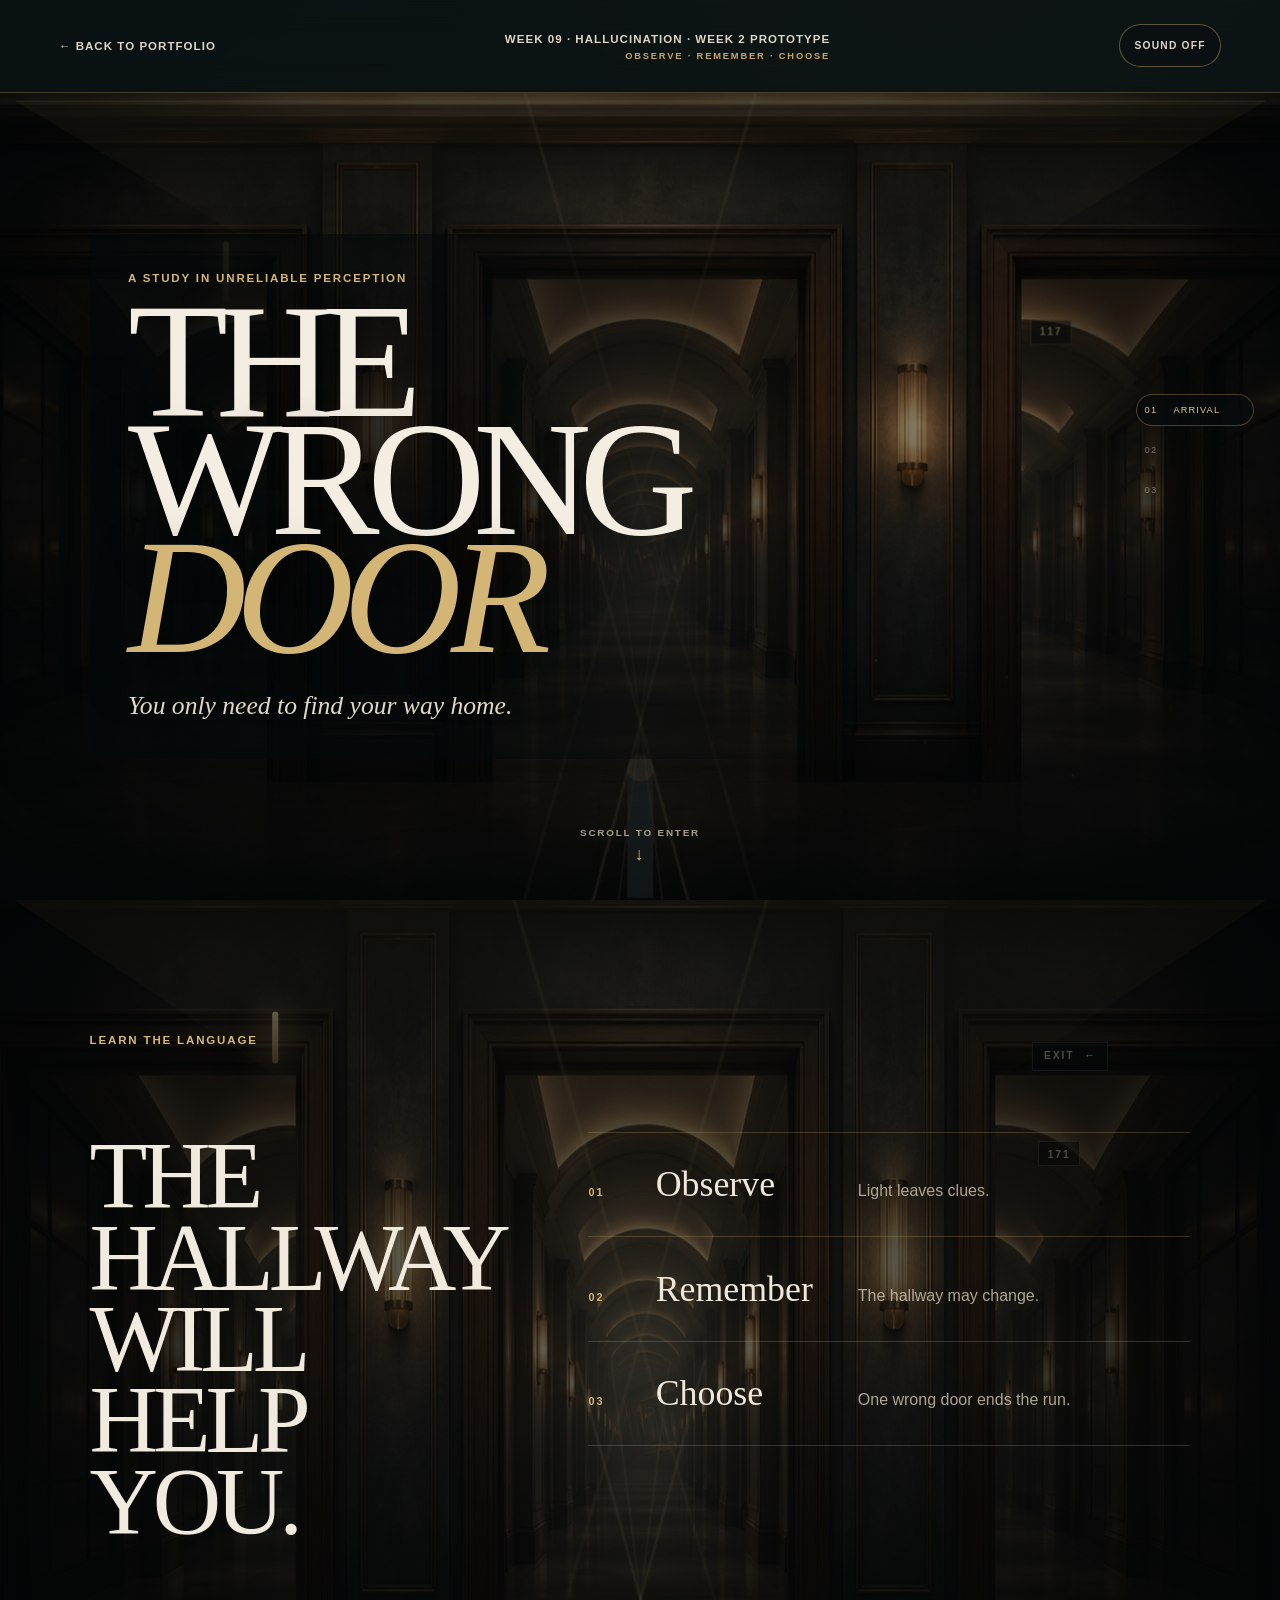
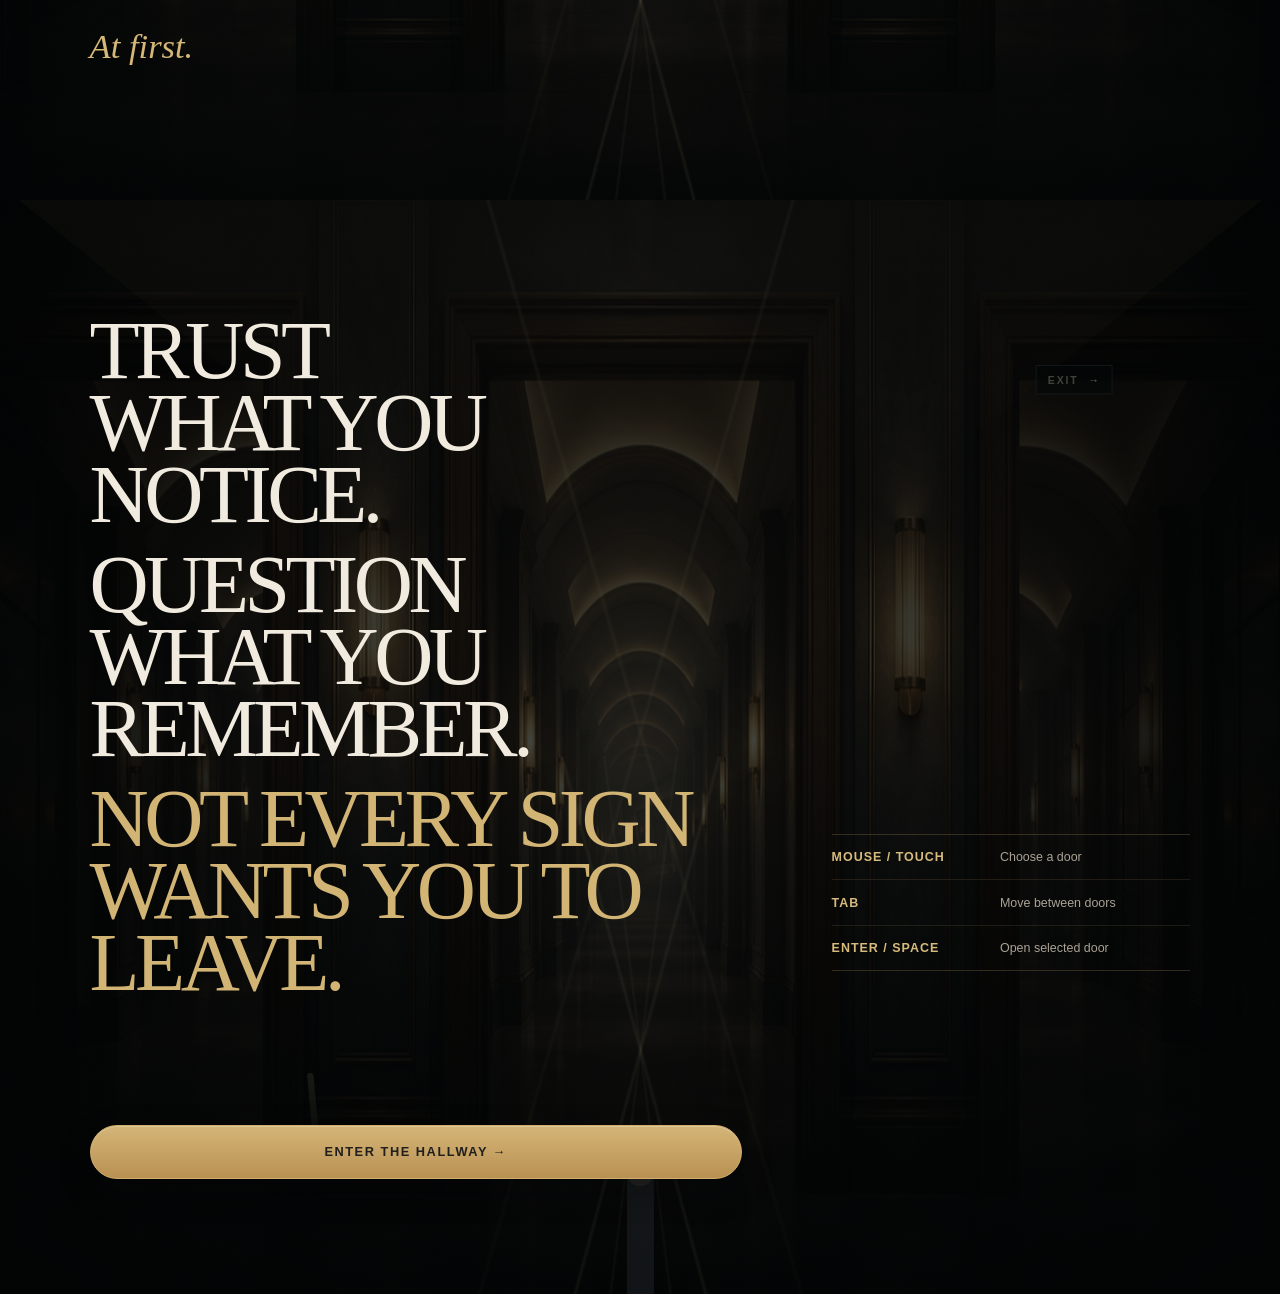
<file: the-wrong-door.html>
<!doctype html>
<html lang="en">
  <head>
    <meta charset="UTF-8" />
    <meta name="viewport" content="width=device-width, initial-scale=1" />
    <meta
      name="description"
      content="The Wrong Door — Week 2 interactive hallway prototype by Fandi Siribon"
    />
    <title>The Wrong Door — Week 2 Prototype</title>
    <link
      rel="icon"
      href="data:image/svg+xml,%3Csvg xmlns='http://www.w3.org/2000/svg' viewBox='0 0 64 64'%3E%3Crect width='64' height='64' rx='8' fill='%23252321'/%3E%3Cpath d='M18 10h28v48H18z' fill='%23312d28' stroke='%23d6a85f' stroke-width='3'/%3E%3Ccircle cx='39' cy='35' r='3' fill='%23d6a85f'/%3E%3C/svg%3E"
    />
    <link rel="stylesheet" href="the-wrong-door.css" />
  </head>
  <body>
    <a class="skip-link" href="#game">Skip to game</a>

    <main class="game" id="game" data-state="opening">
      <header class="game-topbar">
        <a href="index.html">← Back to portfolio</a>
        <div class="game-topbar__meta">
          <p>Week 09 · Hallucination · Week 2 prototype</p>
          <span>Observe · Remember · Choose</span>
        </div>
        <button
          class="sound-toggle"
          id="sound-toggle"
          type="button"
          aria-pressed="false"
        >
          Sound off
        </button>
      </header>

      <section class="opening intro" id="opening-screen" aria-labelledby="game-title">
        <nav class="intro-progress" aria-label="Introduction progress">
          <a href="#intro-arrival" data-intro-link="arrival" aria-current="step">
            <span>01</span><small>Arrival</small>
          </a>
          <a href="#intro-language" data-intro-link="language">
            <span>02</span><small>Observe</small>
          </a>
          <a href="#intro-threshold" data-intro-link="threshold">
            <span>03</span><small>Enter</small>
          </a>
        </nav>

        <section
          class="intro-chapter intro-chapter--arrival is-visible"
          id="intro-arrival"
          data-intro-chapter="arrival"
          aria-labelledby="game-title"
        >
          <div class="intro-scene" aria-hidden="true">
            <span class="intro-scene__ceiling"></span>
            <span class="intro-scene__floor"></span>
            <span class="intro-scene__light"></span>
            <span class="intro-scene__number">117</span>
            <span class="intro-scene__dust intro-scene__dust--one"></span>
            <span class="intro-scene__dust intro-scene__dust--two"></span>
            <span class="intro-figure"></span>
          </div>
          <div class="intro-chapter__copy intro-chapter__copy--arrival">
            <p class="eyebrow">A study in unreliable perception</p>
            <h1 id="game-title" tabindex="-1"><span>THE</span><span>WRONG</span><em>DOOR</em></h1>
            <p class="intro-chapter__lead">You only need to find your way home.</p>
          </div>
          <a class="intro-scroll-cue" href="#intro-language">
            Scroll to enter <span aria-hidden="true">↓</span>
          </a>
        </section>

        <section
          class="intro-chapter intro-chapter--language"
          id="intro-language"
          data-intro-chapter="language"
          aria-labelledby="language-title"
        >
          <div class="intro-scene" aria-hidden="true">
            <span class="intro-scene__ceiling"></span>
            <span class="intro-scene__floor"></span>
            <span class="intro-scene__light intro-scene__light--displaced"></span>
            <span class="intro-scene__number">171</span>
            <span class="intro-scene__exit">EXIT <b>←</b></span>
          </div>
          <div class="intro-chapter__copy intro-chapter__copy--language">
            <p class="eyebrow">Learn the language</p>
            <h2 id="language-title">THE HALLWAY<br />WILL HELP YOU.</h2>
            <p class="intro-afterthought">At first.</p>
            <div class="intro-principles">
              <article>
                <span>01</span><h3>Observe</h3><p>Light leaves clues.</p>
              </article>
              <article>
                <span>02</span><h3>Remember</h3><p>The hallway may change.</p>
              </article>
              <article>
                <span>03</span><h3>Choose</h3><p>One wrong door ends the run.</p>
              </article>
            </div>
          </div>
        </section>

        <section
          class="intro-chapter intro-chapter--threshold"
          id="intro-threshold"
          data-intro-chapter="threshold"
          aria-labelledby="threshold-title"
        >
          <div class="intro-scene" aria-hidden="true">
            <span class="intro-scene__ceiling"></span>
            <span class="intro-scene__floor"></span>
            <span class="intro-scene__light intro-scene__light--reflection"></span>
            <span class="intro-scene__exit">EXIT <b>→</b></span>
            <span class="intro-figure intro-figure--threshold"></span>
          </div>
          <div class="intro-chapter__copy intro-chapter__copy--threshold">
            <h2 id="threshold-title">
              <span>TRUST<br />WHAT YOU NOTICE.</span>
              <span>QUESTION<br />WHAT YOU REMEMBER.</span>
              <span>NOT EVERY SIGN<br />WANTS YOU TO LEAVE.</span>
            </h2>
            <div class="intro-controls" aria-label="Game controls">
              <p><strong>Mouse / Touch</strong><span>Choose a door</span></p>
              <p><strong>Tab</strong><span>Move between doors</span></p>
              <p><strong>Enter / Space</strong><span>Open selected door</span></p>
            </div>
            <button class="primary-action intro-enter" id="start-button" type="button">
              Enter the hallway <span aria-hidden="true">→</span>
            </button>
          </div>
        </section>

        <div class="intro-transition" aria-hidden="true">
          <span></span>
        </div>
      </section>

      <section
        class="game-stage"
        id="hallway-one-screen"
        aria-labelledby="hallway-one-title"
        hidden
      >
        <div class="stage-header">
          <div>
            <p class="eyebrow">Hallway 01 / 03 · Learn to observe</p>
            <h2 id="hallway-one-title">Choose a door.</h2>
          </div>
          <div class="stage-hud" aria-label="Hallway 1 of 3">
            <span class="stage-hud__marks" aria-hidden="true">◇ ◇ ◇</span>
            <span class="stage-control">Click or press Enter / Space</span>
          </div>
        </div>

        <div class="hallway" aria-describedby="stage-one-feedback">
          <div class="hallway__ceiling" aria-hidden="true"></div>
          <div class="hallway__floor" aria-hidden="true"></div>
          <div class="hallway__depth" aria-hidden="true"></div>
          <div class="hallway__architecture" aria-hidden="true">
            <span class="hallway__wall hallway__wall--left"></span>
            <span class="hallway__wall hallway__wall--right"></span>
            <span class="hallway__back-wall"></span>
            <span class="hallway__runner"></span>
          </div>
          <div class="hallway__details" aria-hidden="true">
            <span class="hallway__cornice"></span>
            <span class="hallway__sconce hallway__sconce--left"></span>
            <span class="hallway__sconce hallway__sconce--right"></span>
            <span class="hallway__echo"></span>
          </div>
          <div class="player-figure" aria-hidden="true">
            <span class="player-figure__shadow"></span>
            <span class="player-figure__head"></span>
            <span class="player-figure__torso"></span>
            <span class="player-figure__arm player-figure__arm--left"></span>
            <span class="player-figure__arm player-figure__arm--right"></span>
            <span class="player-figure__leg player-figure__leg--left"></span>
            <span class="player-figure__leg player-figure__leg--right"></span>
          </div>

          <div class="door-row" role="group" aria-label="Three hallway doors">
            <button
              class="door"
              type="button"
              data-stage="1"
              data-door="101"
              aria-label="Door 101"
            >
              <span class="door__leaf" aria-hidden="true">
                <span class="door__number">101</span>
                <span class="door__panel"></span>
                <span class="door__handle"></span>
              </span>
            </button>

            <button
              class="door door--clue"
              type="button"
              data-stage="1"
              data-door="102"
              aria-label="Door 102"
            >
              <span class="door__leaf" aria-hidden="true">
                <span class="door__number">102</span>
                <span class="door__panel"></span>
                <span class="door__handle"></span>
              </span>
            </button>

            <button
              class="door"
              type="button"
              data-stage="1"
              data-door="103"
              aria-label="Door 103"
            >
              <span class="door__leaf" aria-hidden="true">
                <span class="door__number">103</span>
                <span class="door__panel"></span>
                <span class="door__handle"></span>
              </span>
            </button>
          </div>

          <div class="hallway__shade" aria-hidden="true"></div>
        </div>

        <p class="feedback" id="stage-one-feedback" role="status" aria-live="polite">
          Find the door that moves you forward.
        </p>
      </section>

      <section
        class="game-stage game-stage--two"
        id="hallway-two-screen"
        aria-labelledby="hallway-two-title"
        hidden
      >
        <div class="stage-header">
          <div>
            <p class="eyebrow">Hallway 02 / 03 · Question the clues</p>
            <h2 id="hallway-two-title">Choose a door.</h2>
          </div>
          <div class="stage-hud" aria-label="Hallway 2 of 3, one hallway completed">
            <span class="stage-hud__marks" aria-hidden="true">◆ ◇ ◇</span>
            <span class="stage-control">Click or press Enter / Space</span>
          </div>
        </div>

        <div class="hallway hallway--two" aria-describedby="stage-two-feedback">
          <div class="hallway__ceiling" aria-hidden="true"></div>
          <div class="hallway__floor" aria-hidden="true"></div>
          <div class="hallway__depth" aria-hidden="true"></div>
          <div class="hallway__architecture" aria-hidden="true">
            <span class="hallway__wall hallway__wall--left"></span>
            <span class="hallway__wall hallway__wall--right"></span>
            <span class="hallway__back-wall"></span>
            <span class="hallway__runner"></span>
          </div>
          <div class="hallway__details" aria-hidden="true">
            <span class="hallway__cornice"></span>
            <span class="hallway__sconce hallway__sconce--left"></span>
            <span class="hallway__sconce hallway__sconce--right"></span>
            <span class="hallway__echo"></span>
            <span class="hallway__fracture"></span>
          </div>
          <div class="player-figure" aria-hidden="true">
            <span class="player-figure__shadow"></span>
            <span class="player-figure__head"></span>
            <span class="player-figure__torso"></span>
            <span class="player-figure__arm player-figure__arm--left"></span>
            <span class="player-figure__arm player-figure__arm--right"></span>
            <span class="player-figure__leg player-figure__leg--left"></span>
            <span class="player-figure__leg player-figure__leg--right"></span>
          </div>
          <p class="exit-sign" aria-label="Exit points toward Door 203">
            EXIT <span aria-hidden="true">→</span>
          </p>

          <div class="door-row" role="group" aria-label="Three hallway doors">
            <button
              class="door"
              id="stage-two-left-door"
              type="button"
              data-stage="2"
              data-door="201"
              aria-label="Door 201"
            >
              <span class="door__leaf" aria-hidden="true">
                <span class="door__number">201</span>
                <span class="door__panel"></span>
                <span class="door__handle"></span>
              </span>
            </button>

            <button
              class="door door--clue"
              type="button"
              data-stage="2"
              data-door="202"
              aria-label="Door 202"
            >
              <span class="door__leaf" aria-hidden="true">
                <span class="door__number">202</span>
                <span class="door__panel"></span>
                <span class="door__handle"></span>
              </span>
            </button>

            <button
              class="door"
              type="button"
              data-stage="2"
              data-door="203"
              aria-label="Door 203"
            >
              <span class="door__leaf" aria-hidden="true">
                <span class="door__number">203</span>
                <span class="door__panel"></span>
                <span class="door__handle"></span>
              </span>
            </button>
          </div>

          <div class="hallway__shade" aria-hidden="true"></div>
        </div>

        <p class="feedback" id="stage-two-feedback" role="status" aria-live="polite">
          Find the door that moves you forward.
        </p>
      </section>

      <section
        class="game-stage game-stage--three"
        id="hallway-three-screen"
        aria-labelledby="hallway-three-title"
        hidden
      >
        <div class="stage-header">
          <div>
            <p class="eyebrow">Hallway 03 / 03 · Do not trust the clues</p>
            <h2 id="hallway-three-title">Choose a door.</h2>
          </div>
          <div class="stage-hud" aria-label="Hallway 3 of 3, final decision">
            <span class="stage-hud__marks" aria-hidden="true">◆ ◆ ◆</span>
            <span class="stage-control">Click or press Enter / Space</span>
          </div>
        </div>

        <div class="hallway hallway--three" aria-describedby="stage-three-feedback">
          <div class="hallway__ceiling" aria-hidden="true"></div>
          <div class="hallway__floor" aria-hidden="true"></div>
          <div class="hallway__depth" aria-hidden="true"></div>
          <div class="hallway__architecture" aria-hidden="true">
            <span class="hallway__wall hallway__wall--left"></span>
            <span class="hallway__wall hallway__wall--right"></span>
            <span class="hallway__back-wall"></span>
            <span class="hallway__runner"></span>
          </div>
          <div class="hallway__details" aria-hidden="true">
            <span class="hallway__cornice"></span>
            <span class="hallway__sconce hallway__sconce--left"></span>
            <span class="hallway__sconce hallway__sconce--right"></span>
            <span class="hallway__echo"></span>
            <span class="hallway__fracture"></span>
          </div>
          <div class="player-figure" aria-hidden="true">
            <span class="player-figure__shadow"></span>
            <span class="player-figure__head"></span>
            <span class="player-figure__torso"></span>
            <span class="player-figure__arm player-figure__arm--left"></span>
            <span class="player-figure__arm player-figure__arm--right"></span>
            <span class="player-figure__leg player-figure__leg--left"></span>
            <span class="player-figure__leg player-figure__leg--right"></span>
          </div>
          <p
            class="exit-sign exit-sign--three"
            id="stage-three-exit-sign"
            aria-label="Exit sign points toward the EXIT door"
          >
            EXIT <span id="stage-three-exit-arrow" aria-hidden="true">↓</span>
          </p>

          <div class="door-row" role="group" aria-label="Three hallway doors">
            <button
              class="door door--clue"
              id="stage-three-home-door"
              type="button"
              data-stage="3"
              data-door="HOME"
              aria-label="Door HOME"
            >
              <span class="door__leaf" aria-hidden="true">
                <span class="door__number">HOME</span>
                <span class="door__panel"></span>
                <span class="door__handle"></span>
              </span>
            </button>

            <button
              class="door"
              id="stage-three-exit-door"
              type="button"
              data-stage="3"
              data-door="EXIT"
              aria-label="Door EXIT"
            >
              <span class="door__leaf" aria-hidden="true">
                <span class="door__number">EXIT</span>
                <span class="door__panel"></span>
                <span class="door__handle"></span>
              </span>
            </button>

            <button
              class="door"
              id="stage-three-unknown-door"
              type="button"
              data-stage="3"
              data-door="UNKNOWN"
              aria-label="Door unknown"
            >
              <span class="door__leaf" aria-hidden="true">
                <span class="door__number">???</span>
                <span class="door__panel"></span>
                <span class="door__handle"></span>
              </span>
            </button>
          </div>

          <div class="hallway__shade" aria-hidden="true"></div>
        </div>

        <p class="feedback" id="stage-three-feedback" role="status" aria-live="polite">
          Find the door that moves you forward.
        </p>
      </section>

      <section class="failed" id="failed-screen" aria-labelledby="failed-title" hidden>
        <div class="failed__corridor" aria-hidden="true">
          <span></span><span></span><span></span>
        </div>
        <div class="failed__copy">
          <h2 id="failed-title" tabindex="-1">WRONG DOOR.</h2>
          <p>YOU LOST YOUR WAY.</p>
          <p class="failed__hint" id="failed-hint" hidden></p>
          <button class="primary-action" id="start-over-button" type="button">
            Start over
          </button>
        </div>
      </section>

      <section class="ending" id="ending-screen" aria-labelledby="ending-title" hidden>
        <div class="ending__light" aria-hidden="true"></div>
        <div class="ending__door" aria-hidden="true">
          <span class="ending__number" id="ending-door-number">27</span>
          <span class="ending__handle"></span>
        </div>
        <div class="ending__copy">
          <p class="eyebrow">Morning, perhaps</p>
          <h2 id="ending-title" tabindex="-1">YOU FOUND HOME.</h2>
          <p class="ending__question" id="ending-question" hidden>
            Did you find the right door,<br />
            or did it become the right door?
          </p>
          <button class="primary-action" id="play-again-button" type="button" hidden>
            Play again
          </button>
        </div>
      </section>
    </main>

    <script src="the-wrong-door.js"></script>
  </body>
</html>
</file>
<file: styles.css>
:root {
  color-scheme: light;
  --background: #354347;
  --surface: #182225;
  --ink: #f7f5ef;
  --muted: #b9c3c4;
  --purple: #f7f5ef;
  --purple-soft: #40565a;
  --coral: #abc3c6;
  --peach: #596d70;
  --line: #647478;
  --focus: #d6eded;
  --page-gutter: clamp(1.25rem, 4.6vw, 5.5rem);
  --page-width: 100rem;
}

* {
  box-sizing: border-box;
}

html {
  background: var(--background);
  scroll-behavior: smooth;
}

body {
  margin: 0;
  background: var(--background);
  color: var(--ink);
  font-family: Inter, "Helvetica Neue", Helvetica, Arial, sans-serif;
  -webkit-font-smoothing: antialiased;
}

img {
  display: block;
  max-width: 100%;
}

.page-shell {
  width: min(100%, var(--page-width));
  margin-inline: auto;
  padding-inline: var(--page-gutter);
}

.site-header {
  display: flex;
  min-height: 7rem;
  align-items: center;
  justify-content: space-between;
  gap: 2rem;
  border-bottom: 1px solid var(--line);
}

.brand,
.primary-nav a {
  color: inherit;
  text-decoration: none;
}

.brand {
  display: inline-flex;
  align-items: center;
  gap: 0.75rem;
  font-size: 1rem;
  font-weight: 700;
  white-space: nowrap;
}

.brand-mark {
  color: var(--purple);
  font-size: 2rem;
  font-weight: 400;
  line-height: 1;
}

.primary-nav {
  display: flex;
  align-items: center;
  gap: clamp(1rem, 2.8vw, 2.5rem);
  font-size: 0.9rem;
}

.primary-nav a {
  position: relative;
  padding: 0.7rem 0;
}

.primary-nav a::after {
  position: absolute;
  right: 0;
  bottom: 0.25rem;
  left: 0;
  height: 2px;
  background: var(--purple);
  content: "";
  transform: scaleX(0);
  transform-origin: right;
  transition: transform 180ms ease;
}

.primary-nav a:hover::after,
.primary-nav a:focus-visible::after,
.primary-nav a[aria-current="page"]::after {
  transform: scaleX(1);
  transform-origin: left;
}

.masthead {
  padding-top: clamp(4rem, 8vw, 8rem);
}

h1 {
  display: flex;
  max-width: 15ch;
  margin: 0;
  flex-wrap: wrap;
  align-items: baseline;
  column-gap: 0.2em;
  color: var(--purple);
  font-size: clamp(3.25rem, 7vw, 7.5rem);
  font-weight: 700;
  letter-spacing: -0.065em;
  line-height: 0.9;
}

h1 em {
  color: var(--coral);
  font-family: Georgia, "Times New Roman", serif;
  font-weight: 400;
  letter-spacing: -0.055em;
}

.portfolio-owner {
  margin: clamp(1.6rem, 3vw, 2.4rem) 0 0;
  color: var(--ink);
  font-size: clamp(1rem, 1.45vw, 1.3rem);
  font-weight: 650;
}

.bird-section {
  margin-top: clamp(4rem, 7vw, 7rem);
}

.bird-field {
  position: relative;
  display: block;
  width: 100%;
  height: clamp(16rem, 25vw, 24rem);
  margin: 0;
  overflow: hidden;
  border: 1px solid #667b7f;
  border-radius: clamp(1.4rem, 2vw, 2rem);
  background:
    radial-gradient(circle at 18% 20%, rgba(255, 255, 255, 0.09), transparent 33%),
    radial-gradient(circle at 78% 75%, rgba(116, 151, 157, 0.22), transparent 42%),
    linear-gradient(135deg, #172124 0%, #263539 58%, #314347 100%);
  color: var(--purple);
  font: inherit;
  touch-action: manipulation;
  cursor: crosshair;
  isolation: isolate;
  -webkit-tap-highlight-color: transparent;
}

.bird-field::before,
.bird-field::after {
  position: absolute;
  z-index: 0;
  right: -5%;
  bottom: -4.5rem;
  left: -8%;
  height: 8rem;
  border: 1px solid rgba(183, 211, 214, 0.34);
  border-radius: 50% 50% 0 0;
  content: "";
  pointer-events: none;
}

.bird-field::after {
  right: -12%;
  bottom: -5.7rem;
  left: 12%;
  border-color: rgba(255, 255, 255, 0.16);
}

.bird-field:focus-visible {
  outline: 3px solid var(--focus);
  outline-offset: 5px;
}

.bird-instruction {
  position: absolute;
  z-index: 2;
  top: 50%;
  left: 50%;
  padding: 0.35rem 0.8rem;
  background: rgba(20, 30, 32, 0.74);
  color: var(--purple);
  font-family: Georgia, "Times New Roman", serif;
  font-size: clamp(1.35rem, 2.7vw, 2.4rem);
  font-style: italic;
  line-height: 1.1;
  pointer-events: none;
  transform: translate(-50%, -50%);
  white-space: nowrap;
}

.bird-layer {
  position: absolute;
  z-index: 3;
  inset: 0;
  pointer-events: none;
}

.bird {
  position: absolute;
  width: var(--bird-size);
  transform: translate(-50%, -50%) rotate(var(--bird-tilt));
  filter: drop-shadow(0 5px 5px rgba(57, 28, 91, 0.14));
  animation: bird-release 480ms cubic-bezier(0.2, 0.85, 0.35, 1.15) both;
}

.bird svg {
  display: block;
  width: 100%;
  height: auto;
  overflow: visible;
}

.bird-wing {
  transform-box: fill-box;
  transform-origin: center bottom;
  animation: wing-flap var(--wing-speed) ease-in-out infinite alternate;
}

.bird-wing--right {
  animation-delay: -160ms;
}

@keyframes bird-release {
  from {
    opacity: 0;
    transform: translate(-50%, 10%) rotate(var(--bird-tilt)) scale(0.3);
  }
  to {
    opacity: 1;
    transform: translate(-50%, -50%) rotate(var(--bird-tilt)) scale(1);
  }
}

@keyframes wing-flap {
  from {
    transform: rotate(-8deg) scaleY(0.88);
  }
  to {
    transform: rotate(7deg) scaleY(1.05);
  }
}

.projects {
  display: grid;
  grid-template-columns: minmax(0, 1fr) minmax(0, 1fr);
  gap: clamp(2rem, 4vw, 4rem);
  align-items: start;
  padding-top: clamp(5rem, 8vw, 8rem);
  padding-bottom: clamp(5rem, 9vw, 9rem);
}

.project-card,
.project-link {
  min-width: 0;
}

.project-link {
  display: flex;
  color: inherit;
  flex-direction: column;
  text-decoration: none;
}

.project-image-link {
  display: block;
  color: inherit;
  order: 1;
  text-decoration: none;
}

.project-actions {
  display: flex;
  flex-wrap: wrap;
  gap: 0.65rem;
  margin-top: 1rem;
  order: 4;
}

.project-summary {
  max-width: 42rem;
  margin: 1rem 0 0;
  color: var(--muted);
  font-size: 0.88rem;
  line-height: 1.65;
  order: 3;
}

.project-action {
  display: inline-flex;
  min-height: 2.8rem;
  padding: 0.7rem 1rem;
  align-items: center;
  justify-content: center;
  border: 1px solid var(--ink);
  border-radius: 999px;
  color: var(--ink);
  font-size: 0.72rem;
  font-weight: 750;
  letter-spacing: 0.08em;
  text-decoration: none;
  text-transform: uppercase;
  transition: background 180ms ease, color 180ms ease, transform 180ms ease;
}

.project-action:hover {
  background: var(--ink);
  color: var(--background);
  transform: translateY(-2px);
}

.project-action--primary {
  border-color: var(--ink);
  background: var(--ink);
  color: var(--background);
}

.project-action--primary:hover {
  background: transparent;
  color: var(--ink);
}

.project-heading {
  display: grid;
  grid-template-columns: minmax(0, 1fr) auto;
  gap: 0.35rem 1rem;
  align-items: center;
  order: 2;
  padding-top: 1.5rem;
}

.project-number {
  grid-column: 1;
  color: var(--purple);
  font-size: 0.72rem;
  font-weight: 650;
  letter-spacing: 0.16em;
  text-transform: uppercase;
}

.project-title {
  grid-column: 1;
  margin: 0;
  font-size: clamp(1.45rem, 2.3vw, 2.15rem);
  font-weight: 650;
  letter-spacing: -0.04em;
  line-height: 1.05;
}

.project-arrow {
  display: grid;
  width: 3.1rem;
  height: 3.1rem;
  grid-column: 2;
  grid-row: 1 / span 2;
  align-self: center;
  border: 1px solid #839599;
  border-radius: 50%;
  color: var(--purple);
  font-size: 1.2rem;
  line-height: 1;
  place-items: center;
  text-decoration: none;
  transition: background 180ms ease, color 180ms ease, transform 180ms ease;
}

.project-image-frame {
  display: grid;
  width: 100%;
  aspect-ratio: 1;
  overflow: hidden;
  border: 0.65rem solid var(--card-accent, var(--purple-soft));
  border-radius: 1.25rem;
  background: var(--surface);
  order: 1;
  place-items: center;
  transition: transform 220ms ease, box-shadow 220ms ease;
}

.project-card--wide {
  --card-accent: var(--peach);
}

.project-card--square {
  --card-accent: var(--purple-soft);
}

.project-image-frame img {
  width: 100%;
  height: 100%;
  object-fit: cover;
  object-position: center;
}

.project-link:hover .project-image-frame,
.project-link:focus-visible .project-image-frame,
.project-image-link:focus-visible .project-image-frame {
  box-shadow: 0 1.1rem 2.5rem rgba(7, 12, 13, 0.34);
  transform: translateY(-0.35rem);
}

.project-link:hover .project-arrow,
.project-link:focus-visible .project-arrow {
  background: var(--purple);
  color: #fff;
  transform: translate(0.15rem, -0.15rem);
}

.brand:focus-visible,
.primary-nav a:focus-visible,
.project-link:focus-visible,
.project-image-link:focus-visible,
.project-arrow:focus-visible,
.project-action:focus-visible {
  outline: 3px solid var(--focus);
  outline-offset: 5px;
}

.visually-hidden {
  position: absolute;
  width: 1px;
  height: 1px;
  padding: 0;
  margin: -1px;
  overflow: hidden;
  border: 0;
  clip: rect(0, 0, 0, 0);
  white-space: nowrap;
}

@media (max-width: 58rem) {
  .site-header {
    min-height: 0;
    padding-top: 1.25rem;
    padding-bottom: 1.25rem;
    align-items: flex-start;
  }

  .primary-nav {
    justify-content: flex-end;
    flex-wrap: wrap;
  }

  h1 {
    max-width: 12ch;
    font-size: clamp(3rem, 10vw, 5.8rem);
  }

  .projects {
    grid-template-columns: 1fr;
    gap: 5rem;
  }

}

@media (max-width: 40rem) {
  .site-header {
    display: block;
  }

  .brand {
    margin-bottom: 1rem;
  }

  .primary-nav {
    justify-content: flex-start;
    gap: 0.45rem 1.2rem;
    font-size: 0.78rem;
  }

  .masthead {
    padding-top: 3.75rem;
  }

  h1 {
    font-size: clamp(2.45rem, 12.8vw, 4.2rem);
    line-height: 0.92;
  }

  .bird-section {
    margin-top: 3.75rem;
  }

  .bird-field {
    height: 15rem;
    border-radius: 1.2rem;
  }

  .bird-instruction {
    max-width: 80%;
    font-size: 1.35rem;
    text-align: center;
    white-space: normal;
  }

  .projects {
    gap: 4.5rem;
    padding-top: 4.5rem;
    padding-bottom: 4.5rem;
  }

  .project-image-frame {
    border-width: 0.45rem;
    border-radius: 1rem;
  }

  .project-arrow {
    width: 2.75rem;
    height: 2.75rem;
  }
}

@media (prefers-reduced-motion: reduce) {
  *,
  *::before,
  *::after {
    scroll-behavior: auto !important;
    animation-duration: 0.01ms !important;
    animation-iteration-count: 1 !important;
    transition-duration: 0.01ms !important;
  }
}
</file>
<file: kereta-malam.css>
:root {
  --kereta-background: #11191b;
  --kereta-text: #f5f1e8;
  --kereta-secondary: #c0c9c8;
  --kereta-body: #dce2df;
  --kereta-line: #455255;
}

body {
  background: var(--kereta-background);
  color: var(--kereta-text);
}

.project-page {
  min-height: 100vh;
  overflow: clip;
}

.project-page .page-shell {
  width: min(100%, 92rem);
}

.project-page figure,
.project-page p {
  margin: 0;
}

.project-page a {
  color: inherit;
  text-decoration: none;
}

.project-page a:focus-visible {
  outline: 3px solid var(--focus);
  outline-offset: 5px;
}

.project-nav {
  padding-top: clamp(1.5rem, 3vw, 2.5rem);
}

.project-nav a,
.bottom-project-nav a {
  display: inline-flex;
  gap: 0.65rem;
  align-items: center;
  color: var(--kereta-secondary);
  font-size: 0.78rem;
  font-weight: 650;
  letter-spacing: 0.07em;
  line-height: 1.4;
  text-transform: uppercase;
}

.project-nav a {
  padding-block: 0.5rem;
}

.project-nav a:hover,
.bottom-project-nav a:hover {
  color: var(--kereta-text);
  text-decoration: underline;
  text-underline-offset: 0.35em;
}

.project-hero {
  padding-top: clamp(5.5rem, 10vw, 9.5rem);
}

.project-hero h1 {
  max-width: none;
  margin: 0;
  color: var(--kereta-text);
  font-size: clamp(3.75rem, 8.2vw, 8.5rem);
  font-weight: 750;
  letter-spacing: -0.065em;
  line-height: 0.88;
}

.project-meta {
  margin-top: clamp(1.5rem, 2.5vw, 2.25rem) !important;
  color: var(--kereta-secondary);
  font-size: clamp(0.95rem, 1.15vw, 1.1rem);
  font-weight: 450;
  letter-spacing: 0.015em;
  line-height: 1.55;
}

.project-introduction,
.section-copy p,
.design-conclusion p {
  color: var(--kereta-body);
  font-size: clamp(1rem, 1.2vw, 1.125rem);
  font-weight: 400;
  line-height: 1.75;
}

.project-introduction {
  max-width: 48rem;
  margin-top: clamp(2.5rem, 4vw, 4rem) !important;
}

.case-section {
  padding-top: clamp(1.75rem, 2.5vw, 2.5rem);
  border-top: 1px solid var(--kereta-line);
}

.case-section h2 {
  margin: 0;
  color: var(--kereta-text);
  font-family: Inter, "Helvetica Neue", Helvetica, Arial, sans-serif;
  font-size: clamp(1.65rem, 2.35vw, 2.3rem);
  font-weight: 700;
  letter-spacing: -0.035em;
  line-height: 1.1;
}

.final-cover,
.color-direction,
.process-section,
.design-conclusion {
  margin-top: clamp(6.5rem, 10vw, 10rem);
}

.project-page .final-cover {
  width: min(100%, 58rem);
  margin-inline: auto;
}

.final-cover-artwork {
  width: min(100%, 48rem);
  margin: clamp(2rem, 3vw, 3rem) auto 0 !important;
}

.final-cover-artwork img,
.palette-artwork img,
.process-artwork img {
  display: block;
  width: 100%;
  height: auto;
}

.color-direction,
.process-section {
  display: grid;
  gap: clamp(3rem, 6vw, 7rem);
  align-items: center;
}

.color-direction {
  grid-template-columns: minmax(18rem, 0.8fr) minmax(0, 1.2fr);
}

.section-copy {
  max-width: 33rem;
}

.section-copy p {
  margin-top: clamp(1.35rem, 2vw, 2rem);
}

.palette-artwork {
  width: 100%;
  max-width: 44rem;
  justify-self: end;
}

.process-section {
  grid-template-columns: minmax(0, 1.15fr) minmax(20rem, 0.85fr);
}

.process-section--initial .section-copy {
  grid-column: 2;
}

.process-section--initial .process-artwork {
  grid-row: 1;
  grid-column: 1;
}

.process-section--refinement {
  grid-template-columns: minmax(20rem, 0.85fr) minmax(0, 1.15fr);
}

.process-section--refinement .section-copy {
  grid-column: 1;
}

.process-section--refinement .process-artwork {
  grid-column: 2;
  justify-self: end;
}

.process-artwork {
  width: 100%;
  max-width: 43rem;
}

.design-conclusion {
  padding-bottom: clamp(1rem, 2vw, 2rem);
}

.design-conclusion p {
  max-width: 52rem;
  margin-top: clamp(1.5rem, 2.5vw, 2.25rem);
}

.bottom-project-nav {
  display: flex;
  justify-content: space-between;
  gap: 2rem;
  margin-top: clamp(7rem, 10vw, 10rem);
  padding-top: 1.5rem;
  padding-bottom: clamp(3rem, 6vw, 6rem);
  border-top: 1px solid var(--kereta-line);
}

.bottom-project-nav a:last-child {
  justify-content: flex-end;
  text-align: right;
}

@media (max-width: 48rem) {
  .project-hero {
    padding-top: 4.5rem;
  }

  .project-hero h1 {
    font-size: clamp(3.35rem, 16vw, 5.75rem);
    line-height: 0.91;
  }

  .project-introduction {
    margin-top: 2.5rem !important;
  }

  .final-cover,
  .color-direction,
  .process-section,
  .design-conclusion {
    margin-top: 6.25rem;
  }

  .final-cover-artwork {
    margin-top: 2.75rem !important;
  }

  .color-direction,
  .process-section,
  .process-section--refinement {
    grid-template-columns: minmax(0, 1fr);
    gap: 2.5rem;
  }

  .color-direction .section-copy,
  .color-direction .palette-artwork,
  .process-section .section-copy,
  .process-section .process-artwork {
    width: 100%;
    max-width: none;
    grid-column: 1;
    justify-self: stretch;
  }

  .color-direction .section-copy,
  .process-section--refinement .section-copy {
    grid-row: 1;
  }

  .color-direction .palette-artwork,
  .process-section--refinement .process-artwork {
    grid-row: 2;
  }

  .process-section--initial .process-artwork {
    grid-row: 1;
  }

  .process-section--initial .section-copy {
    grid-row: 2;
  }

  .bottom-project-nav {
    display: grid;
    gap: 2rem;
    margin-top: 6.5rem;
    padding-bottom: 3rem;
  }

  .bottom-project-nav a:last-child {
    justify-content: flex-start;
    text-align: left;
  }
}

@media (max-width: 30rem) {
  .project-hero h1 {
    font-size: clamp(3rem, 17vw, 4.6rem);
  }

  .case-section h2 {
    font-size: 1.7rem;
  }

  .project-introduction,
  .section-copy p,
  .design-conclusion p {
    font-size: 1rem;
    line-height: 1.7;
  }
}
</file>
<file: future-work-cafe-2035.css>
.future-page {
  --future-heading: #f7f4ec;
  --future-body: #f1f1ed;
  --future-secondary: rgba(255, 255, 255, 0.72);
}

.future-page .project-hero h1 {
  max-width: 11ch;
  color: var(--future-heading);
  font-size: clamp(3.5rem, 7.3vw, 7.5rem);
  line-height: 0.92;
}

.future-page .project-introduction {
  max-width: 58rem;
}

.future-page .case-section {
  padding-top: clamp(1.75rem, 2.5vw, 2.5rem);
}

.future-page .case-section h2 {
  margin: 0;
  color: var(--future-heading);
  font-family: Inter, "Helvetica Neue", Helvetica, Arial, sans-serif;
  font-size: clamp(1.65rem, 2.35vw, 2.3rem);
  font-weight: 700;
  letter-spacing: -0.035em;
  line-height: 1.1;
}

.future-page .project-introduction,
.future-page .study-heading p,
.future-page .section-copy p,
.future-page .design-conclusion p {
  color: var(--future-body);
  font-family: Inter, "Helvetica Neue", Helvetica, Arial, sans-serif;
  font-size: clamp(1rem, 1.2vw, 1.125rem);
  font-weight: 400;
  line-height: 1.75;
}

.future-page .project-nav a,
.future-page .bottom-project-nav a,
.future-page figcaption {
  color: var(--future-secondary);
}

.wide-study,
.blender-study,
.future-page .design-conclusion {
  margin-top: clamp(6.5rem, 10vw, 10rem);
}

.study-heading {
  display: grid;
  grid-template-columns: minmax(16rem, 0.7fr) minmax(0, 1.3fr);
  gap: clamp(3rem, 6vw, 7rem);
  align-items: start;
}

.study-heading p {
  max-width: 46rem;
}

.wide-artwork {
  width: 100%;
  margin-top: clamp(2.75rem, 4vw, 4.25rem) !important;
}

.wide-artwork img,
.blender-artwork img {
  display: block;
  width: 100%;
  height: auto;
}

.floor-plan-artwork {
  width: 100%;
  margin-inline: 0 !important;
}

.blender-study {
  display: grid;
  grid-template-columns: minmax(0, 1.15fr) minmax(20rem, 0.85fr);
  gap: clamp(3rem, 6vw, 7rem);
  align-items: center;
}

.blender-study .section-copy {
  max-width: 33rem;
}

.blender-study .section-copy p {
  margin-top: clamp(1.35rem, 2vw, 2rem);
}

.blender-study--development .section-copy {
  grid-column: 2;
}

.blender-study--development .blender-artwork {
  grid-row: 1;
  grid-column: 1;
}

.blender-study--final {
  grid-template-columns: minmax(20rem, 0.85fr) minmax(0, 1.15fr);
}

.blender-study--final .section-copy {
  grid-column: 1;
}

.blender-study--final .blender-artwork {
  grid-column: 2;
  justify-self: end;
}

.blender-artwork {
  width: 100%;
  max-width: 43rem;
}

.future-page .design-conclusion p {
  max-width: 52rem;
  margin-top: clamp(1.5rem, 2.5vw, 2.25rem);
}

@media (max-width: 48rem) {
  .future-page .project-hero h1 {
    max-width: 10ch;
    font-size: clamp(3rem, 13.5vw, 5.25rem);
    line-height: 0.94;
  }

  .wide-study,
  .blender-study,
  .future-page .design-conclusion {
    margin-top: 6.25rem;
  }

  .study-heading,
  .blender-study,
  .blender-study--final {
    grid-template-columns: minmax(0, 1fr);
    gap: 2.5rem;
  }

  .wide-artwork {
    margin-top: 2.5rem !important;
  }

  .blender-study .section-copy,
  .blender-study .blender-artwork {
    width: 100%;
    max-width: none;
    grid-column: 1;
    justify-self: stretch;
  }

  .blender-study .section-copy {
    grid-row: 1;
  }

  .blender-study .blender-artwork {
    grid-row: 2;
  }
}

@media (max-width: 30rem) {
  .future-page .project-hero h1 {
    font-size: clamp(2.85rem, 14.2vw, 4.35rem);
  }

  .future-page .case-section h2 {
    font-size: 1.7rem;
  }

  .future-page .project-introduction,
  .future-page .study-heading p,
  .future-page .section-copy p,
  .future-page .design-conclusion p {
    font-size: 1rem;
    line-height: 1.7;
  }
}
</file>
<file: hallucination-proposal.css>
:root {
  --door-bg: #354347;
  --door-surface: #252321;
  --door-panel: #2c373a;
  --door-cream: #d8d0c2;
  --door-white: #f7f5ef;
  --door-amber: #d6a85f;
  --door-red: #7b3030;
  --door-blue: #52667a;
  --door-line: rgba(216, 208, 194, 0.3);
  --door-muted: #abb6b7;
}

html {
  scroll-padding-top: 2rem;
}

body {
  background: var(--door-bg);
  color: var(--door-white);
}

.proposal-page {
  overflow: clip;
  background:
    radial-gradient(circle at 92% 7%, rgba(82, 102, 122, 0.24), transparent 20rem),
    var(--door-bg);
}

.proposal-page *,
.proposal-page *::before,
.proposal-page *::after {
  box-sizing: border-box;
}

.proposal-page h1,
.proposal-page h2,
.proposal-page h3,
.proposal-page h4,
.proposal-page p,
.proposal-page figure,
.proposal-page blockquote,
.proposal-page dl,
.proposal-page dd {
  margin: 0;
}

.proposal-page a {
  color: inherit;
}

.proposal-page a:focus-visible,
.proposal-page [tabindex]:focus-visible {
  outline: 3px solid var(--door-amber);
  outline-offset: 5px;
}

.skip-link {
  position: fixed;
  z-index: 100;
  top: 1rem;
  left: 1rem;
  padding: 0.8rem 1rem;
  background: var(--door-white);
  color: var(--door-surface);
  font-weight: 700;
  transform: translateY(-180%);
  transition: transform 180ms ease;
}

.skip-link:focus {
  transform: translateY(0);
}

.proposal-topbar {
  display: flex;
  min-height: 6.25rem;
  align-items: center;
  justify-content: space-between;
  gap: 2rem;
  border-bottom: 1px solid var(--door-line);
}

.proposal-topbar p,
.back-link {
  color: var(--door-cream);
  font-size: 0.77rem;
  font-weight: 650;
  letter-spacing: 0.08em;
  text-transform: uppercase;
}

.back-link {
  display: inline-flex;
  gap: 0.55rem;
  align-items: center;
  text-decoration: none;
}

.back-link:hover {
  text-decoration: underline;
  text-underline-offset: 0.3rem;
}

.proposal-hero {
  display: grid;
  grid-template-columns: minmax(0, 0.92fr) minmax(25rem, 1.08fr);
  gap: clamp(3rem, 7vw, 8rem);
  align-items: end;
  min-height: calc(100vh - 6.25rem);
  padding-top: clamp(4rem, 8vw, 8rem);
  padding-bottom: clamp(4rem, 8vw, 7rem);
}

.section-kicker,
.card-label {
  color: var(--door-amber);
  font-size: 0.72rem;
  font-weight: 750;
  letter-spacing: 0.15em;
  text-transform: uppercase;
}

.proposal-hero h1 {
  display: block;
  max-width: 9ch;
  margin-top: 1.3rem;
  color: var(--door-white);
  font-size: clamp(4.2rem, 9vw, 9.5rem);
  font-weight: 700;
  letter-spacing: -0.075em;
  line-height: 0.78;
}

.proposal-hero h1 em {
  display: block;
  color: var(--door-amber);
  font-family: Georgia, "Times New Roman", serif;
  font-weight: 400;
  letter-spacing: -0.065em;
}

.hero-tagline {
  max-width: 35rem;
  margin-top: 2.25rem !important;
  color: var(--door-cream);
  font-family: Georgia, "Times New Roman", serif;
  font-size: clamp(1.45rem, 2.45vw, 2.25rem);
  font-style: italic;
  line-height: 1.2;
}

.hero-summary {
  max-width: 43rem;
  margin-top: 2rem !important;
  color: #e5e1d8;
  font-size: clamp(1rem, 1.3vw, 1.18rem);
  line-height: 1.65;
}

.hero-summary strong {
  color: var(--door-amber);
  font-weight: 750;
  text-transform: uppercase;
}

.hero-facts {
  display: flex;
  padding: 0;
  margin: 2rem 0 0;
  flex-wrap: wrap;
  gap: 0.6rem;
  list-style: none;
}

.hero-facts li {
  padding: 0.55rem 0.75rem;
  border: 1px solid var(--door-line);
  border-radius: 999px;
  color: var(--door-cream);
  font-size: 0.72rem;
  letter-spacing: 0.055em;
  text-transform: uppercase;
}

.hallway-hero {
  position: relative;
  min-height: 40rem;
  overflow: hidden;
  border: 1px solid rgba(216, 168, 95, 0.45);
  border-radius: 1.75rem;
  background:
    linear-gradient(90deg, rgba(0, 0, 0, 0.35), transparent 20%, transparent 80%, rgba(0, 0, 0, 0.35)),
    linear-gradient(#45413b 0 62%, #1c1a19 62% 100%);
  box-shadow: 0 2rem 4rem rgba(12, 17, 18, 0.25);
  isolation: isolate;
}

.hallway-hero::before {
  position: absolute;
  z-index: 4;
  top: 0;
  right: 0;
  bottom: 0;
  width: 27%;
  background: linear-gradient(90deg, transparent, rgba(82, 102, 122, 0.36));
  content: "";
  pointer-events: none;
}

.hallway-ceiling {
  position: absolute;
  z-index: 0;
  inset: 0 0 53%;
  background:
    radial-gradient(ellipse at 50% 0%, rgba(255, 221, 164, 0.62), transparent 30%),
    linear-gradient(115deg, transparent 49.6%, rgba(216, 208, 194, 0.2) 50%, transparent 50.4%),
    linear-gradient(245deg, transparent 49.6%, rgba(216, 208, 194, 0.2) 50%, transparent 50.4%),
    #302d2a;
  clip-path: polygon(0 0, 100% 0, 72% 100%, 28% 100%);
}

.hallway-floor {
  position: absolute;
  z-index: 0;
  inset: 58% 0 0;
  background:
    linear-gradient(75deg, transparent 49.5%, rgba(216, 208, 194, 0.12) 50%, transparent 50.5%),
    linear-gradient(105deg, transparent 49.5%, rgba(216, 208, 194, 0.12) 50%, transparent 50.5%),
    #1f1d1b;
  transform-origin: center bottom;
}

.hallway-doors {
  position: absolute;
  z-index: 2;
  inset: 23% 7% 15%;
  display: grid;
  grid-template-columns: 0.72fr 1fr 0.72fr;
  gap: 5%;
  align-items: end;
}

.concept-door {
  position: relative;
  display: flex;
  height: 75%;
  align-items: flex-start;
  justify-content: center;
  border: 0.5rem solid #181716;
  border-bottom: 0;
  background:
    linear-gradient(90deg, rgba(255, 255, 255, 0.035), transparent 35%),
    #2b2927;
  box-shadow: inset 0 0 0 1px rgba(216, 208, 194, 0.15);
  color: var(--door-cream);
  font-size: 0.9rem;
  font-weight: 700;
  letter-spacing: 0.12em;
}

.concept-door span {
  margin-top: 1.8rem;
}

.concept-door::before {
  position: absolute;
  top: 52%;
  right: 0.8rem;
  width: 0.45rem;
  height: 0.45rem;
  border-radius: 50%;
  background: var(--door-amber);
  box-shadow: 0 0 0.8rem rgba(216, 168, 95, 0.65);
  content: "";
}

.concept-door--center {
  height: 100%;
  background:
    radial-gradient(ellipse at 50% 100%, rgba(216, 168, 95, 0.28), transparent 26%),
    #312d28;
  box-shadow:
    inset 0 0 0 1px rgba(216, 208, 194, 0.18),
    0 1.3rem 2.5rem rgba(216, 168, 95, 0.1);
}

.concept-door--center::after {
  position: absolute;
  right: -8%;
  bottom: -0.4rem;
  left: -8%;
  height: 0.4rem;
  background: var(--door-amber);
  box-shadow: 0 0 1.5rem rgba(216, 168, 95, 0.8);
  content: "";
}

.door-number {
  position: absolute;
  transition: opacity 220ms ease;
}

.door-number--second {
  color: var(--door-red);
  opacity: 0;
  animation: number-switch 7s steps(1, end) infinite;
}

.door-number--first {
  animation: number-fade 7s steps(1, end) infinite;
}

.hallway-sign {
  position: absolute;
  z-index: 3;
  top: 13%;
  padding: 0.5rem 0.75rem;
  border: 1px solid rgba(216, 208, 194, 0.35);
  background: #273534;
  color: #d7e2dd;
  font-size: 0.68rem;
  font-weight: 750;
  letter-spacing: 0.1em;
}

.hallway-sign--left {
  left: 17%;
}

.hallway-sign--right {
  right: 14%;
  color: #d6b9b5;
  animation: sign-flicker 6s ease-in-out infinite;
}

.hallway-hero figcaption,
.corridor-study figcaption {
  position: absolute;
  z-index: 6;
  right: 1.25rem;
  bottom: 1.1rem;
  left: 1.25rem;
  color: rgba(247, 245, 239, 0.7);
  font-size: 0.72rem;
  line-height: 1.45;
}

@keyframes number-switch {
  0%, 64% { opacity: 0; }
  65%, 72% { opacity: 1; }
  73%, 100% { opacity: 0; }
}

@keyframes number-fade {
  0%, 64% { opacity: 1; }
  65%, 72% { opacity: 0; }
  73%, 100% { opacity: 1; }
}

@keyframes sign-flicker {
  0%, 47%, 51%, 100% { opacity: 1; }
  48%, 50% { opacity: 0.25; }
}

.section-nav {
  position: relative;
  z-index: 10;
  display: grid;
  grid-template-columns: repeat(6, minmax(0, 1fr));
  border-top: 1px solid var(--door-line);
  border-bottom: 1px solid var(--door-line);
}

.section-nav a {
  display: grid;
  min-height: 6rem;
  padding: 1rem;
  align-content: center;
  border-right: 1px solid var(--door-line);
  color: var(--door-cream);
  font-size: 0.75rem;
  font-weight: 650;
  line-height: 1.3;
  text-decoration: none;
  transition: background 180ms ease, color 180ms ease;
}

.section-nav a:last-child {
  border-right: 0;
}

.section-nav a span {
  margin-bottom: 0.35rem;
  color: var(--door-amber);
  font-size: 0.65rem;
  letter-spacing: 0.12em;
}

.section-nav a:hover,
.section-nav a:focus-visible {
  background: var(--door-cream);
  color: var(--door-surface);
}

.proposal-section {
  padding-top: clamp(7rem, 13vw, 13rem);
  padding-bottom: clamp(7rem, 13vw, 13rem);
}

.section-heading {
  display: grid;
  grid-template-columns: minmax(0, 0.95fr) minmax(18rem, 0.65fr);
  gap: 2rem clamp(3rem, 8vw, 9rem);
  align-items: end;
}

.section-heading .section-kicker {
  grid-column: 1 / -1;
}

.section-heading h2 {
  max-width: 18ch;
  color: var(--door-white);
  font-size: clamp(2.8rem, 5.8vw, 6rem);
  font-weight: 650;
  letter-spacing: -0.065em;
  line-height: 0.95;
}

.section-heading > p:last-child {
  color: var(--door-cream);
  font-size: clamp(1rem, 1.35vw, 1.2rem);
  line-height: 1.65;
}

.case-intro-grid {
  display: grid;
  grid-template-columns: 0.8fr 1.2fr;
  gap: 1rem;
  margin-top: clamp(4rem, 7vw, 7rem);
}

.case-title-card,
.evidence-key,
.verified-research,
.gap-card,
.narrative-grid article,
.guide-grid article,
.reference-grid article,
.week-card,
.scope-grid article {
  border: 1px solid var(--door-line);
}

.case-title-card {
  padding: clamp(2rem, 4vw, 4rem);
  background: var(--door-surface);
}

.case-title-card h3 {
  margin-top: 1.3rem;
  font-size: clamp(2rem, 3.5vw, 3.8rem);
  letter-spacing: -0.05em;
  line-height: 0.98;
}

.case-title-card p:not(.card-label) {
  margin-top: 1rem;
  color: var(--door-muted);
  line-height: 1.5;
}

.text-link {
  display: inline-flex;
  gap: 0.5rem;
  align-items: center;
  margin-top: 2rem;
  color: var(--door-amber) !important;
  font-size: 0.82rem;
  font-weight: 700;
  text-underline-offset: 0.25rem;
}

.evidence-key {
  display: grid;
  grid-template-columns: repeat(3, 1fr);
  background: rgba(24, 34, 37, 0.45);
}

.evidence-key > div {
  padding: clamp(1.5rem, 3vw, 2.5rem);
  border-right: 1px solid var(--door-line);
}

.evidence-key > div:last-child {
  border-right: 0;
}

.evidence-dot {
  display: block;
  width: 0.65rem;
  height: 0.65rem;
  margin-bottom: 1.2rem;
  border-radius: 50%;
}

.evidence-dot--source { background: var(--door-amber); }
.evidence-dot--observation { background: var(--door-blue); }
.evidence-dot--interpretation { background: var(--door-red); }

.evidence-key strong {
  display: block;
  font-size: 0.88rem;
}

.evidence-key p {
  margin-top: 0.75rem;
  color: var(--door-muted);
  font-size: 0.82rem;
  line-height: 1.55;
}

.verified-research {
  display: grid;
  grid-template-columns: minmax(15rem, 0.65fr) minmax(0, 1.35fr);
  gap: 3rem clamp(3rem, 7vw, 7rem);
  margin-top: 1rem;
  padding: clamp(2rem, 4vw, 4rem);
  background: rgba(24, 34, 37, 0.32);
}

.verified-research h3,
.subsection-heading h3 {
  margin-top: 1rem;
  font-size: clamp(2rem, 3.8vw, 3.8rem);
  letter-spacing: -0.055em;
  line-height: 1;
}

.verified-research ul {
  display: grid;
  padding: 0;
  margin: 0;
  gap: 1rem;
  list-style: none;
}

.verified-research li {
  position: relative;
  padding-left: 1.5rem;
  color: var(--door-cream);
  line-height: 1.55;
}

.verified-research li::before {
  position: absolute;
  top: 0.62em;
  left: 0;
  width: 0.45rem;
  height: 0.45rem;
  border-radius: 50%;
  background: var(--door-amber);
  content: "";
}

.source-note {
  grid-column: 1 / -1;
  padding-top: 1.5rem;
  border-top: 1px solid var(--door-line);
  color: var(--door-muted);
  font-size: 0.85rem;
  line-height: 1.55;
}

.subsection-heading {
  margin-top: clamp(6rem, 11vw, 11rem);
}

.subsection-heading > p:last-child {
  max-width: 45rem;
  margin-top: 1.3rem;
  color: var(--door-muted);
  line-height: 1.6;
}

.moment-grid {
  display: grid;
  grid-template-columns: repeat(3, minmax(0, 1fr));
  gap: 1rem;
  margin-top: 3rem;
}

.moment-card {
  display: flex;
  min-width: 0;
  border: 1px solid var(--door-line);
  background: rgba(24, 34, 37, 0.45);
  flex-direction: column;
}

.moment-card figure {
  overflow: hidden;
  aspect-ratio: 16 / 9;
  background: var(--door-surface);
}

.moment-card img {
  width: 100%;
  height: 100%;
  object-fit: cover;
}

.moment-copy {
  display: flex;
  padding: 1.5rem;
  flex: 1;
  flex-direction: column;
}

.moment-number,
.gap-number,
.story-number,
.week-label {
  color: var(--door-amber);
  font-size: 0.67rem;
  font-weight: 750;
  letter-spacing: 0.13em;
  text-transform: uppercase;
}

.moment-copy h4,
.storyboard-card h4 {
  margin-top: 0.9rem;
  font-size: 1.35rem;
  letter-spacing: -0.03em;
  line-height: 1.08;
}

.moment-copy > p {
  margin-top: 1rem;
  color: var(--door-cream);
  font-size: 0.9rem;
  line-height: 1.58;
}

.moment-copy .interpretation {
  padding-top: 1rem;
  margin-top: auto;
  color: var(--door-muted);
}

.events-block {
  margin-top: clamp(6rem, 11vw, 11rem);
}

.events-block .subsection-heading {
  margin-top: 0;
}

.events-table-wrap {
  margin-top: 3rem;
  overflow-x: auto;
  border: 1px solid var(--door-line);
}

.events-table {
  width: 100%;
  min-width: 58rem;
  border-collapse: collapse;
  background: rgba(24, 34, 37, 0.32);
}

.events-table th,
.events-table td {
  padding: 1.35rem;
  border-right: 1px solid var(--door-line);
  border-bottom: 1px solid var(--door-line);
  vertical-align: top;
  text-align: left;
}

.events-table th:last-child,
.events-table td:last-child {
  border-right: 0;
}

.events-table tbody tr:last-child th,
.events-table tbody tr:last-child td {
  border-bottom: 0;
}

.events-table thead th {
  color: var(--door-amber);
  font-size: 0.68rem;
  letter-spacing: 0.12em;
  text-transform: uppercase;
}

.events-table tbody th {
  color: var(--door-amber);
  font-size: 0.78rem;
}

.events-table td {
  color: var(--door-cream);
  font-size: 0.88rem;
  line-height: 1.55;
}

.lesson-bridge {
  display: grid;
  grid-template-columns: 1fr auto 1fr;
  gap: 1.5rem;
  align-items: center;
  margin-top: clamp(5rem, 9vw, 8rem);
}

.lesson-bridge > div {
  min-height: 12rem;
  padding: clamp(2rem, 4vw, 3.5rem);
  border: 1px solid var(--door-line);
  background: var(--door-surface);
}

.lesson-bridge span:not(.bridge-arrow) {
  display: block;
  color: var(--door-amber);
  font-size: 0.68rem;
  font-weight: 750;
  letter-spacing: 0.12em;
  text-transform: uppercase;
}

.lesson-bridge strong {
  display: block;
  max-width: 20ch;
  margin-top: 1.3rem;
  font-family: Georgia, "Times New Roman", serif;
  font-size: clamp(1.5rem, 2.6vw, 2.6rem);
  font-weight: 400;
  line-height: 1.15;
}

.bridge-arrow {
  color: var(--door-amber);
  font-size: 2rem;
}

.lesson-note {
  margin-top: 1.25rem !important;
  color: var(--door-muted);
  font-size: 0.86rem;
  text-align: center;
}

.discussion-section,
.journey-section,
.build-section {
  border-top: 1px solid var(--door-line);
  border-bottom: 1px solid var(--door-line);
  background: var(--door-surface);
}

.discussion-section {
  background:
    radial-gradient(circle at 95% 4%, rgba(123, 48, 48, 0.35), transparent 28rem),
    var(--door-surface);
}

.gap-grid {
  display: grid;
  grid-template-columns: 1fr 1fr;
  gap: 1rem;
  margin-top: clamp(4rem, 7vw, 7rem);
}

.gap-card {
  padding: clamp(2rem, 4vw, 4rem);
  background: rgba(123, 48, 48, 0.12);
}

.gap-card h3 {
  max-width: 18ch;
  margin-top: 1.25rem;
  font-size: clamp(1.6rem, 3vw, 3rem);
  letter-spacing: -0.045em;
  line-height: 1.05;
}

.gap-card p {
  max-width: 40rem;
  margin-top: 1.5rem;
  color: var(--door-muted);
  line-height: 1.6;
}

.dialogue {
  display: grid;
  gap: 1rem;
  margin-top: clamp(5rem, 9vw, 9rem);
}

.dialogue-turn {
  display: grid;
  grid-template-columns: 10rem minmax(0, 1fr);
  gap: 2rem;
  max-width: 70rem;
  padding: 2rem;
  border: 1px solid var(--door-line);
}

.dialogue-turn--me {
  background: rgba(216, 168, 95, 0.09);
}

.dialogue-turn--ai {
  justify-self: end;
  background: rgba(82, 102, 122, 0.14);
}

.dialogue-turn span {
  color: var(--door-amber);
  font-size: 0.68rem;
  font-weight: 750;
  letter-spacing: 0.12em;
  text-transform: uppercase;
}

.dialogue-turn p {
  color: var(--door-cream);
  font-family: Georgia, "Times New Roman", serif;
  font-size: clamp(1rem, 1.45vw, 1.25rem);
  line-height: 1.55;
}

.conclusion-grid {
  display: grid;
  grid-template-columns: 1fr 1fr;
  gap: 1rem;
  margin-top: clamp(5rem, 9vw, 9rem);
}

.conclusion-grid > div {
  padding-top: 1.5rem;
  border-top: 1px solid var(--door-cream);
}

.large-copy {
  margin-top: 1.5rem !important;
  font-size: clamp(1.4rem, 2.7vw, 2.7rem);
  letter-spacing: -0.035em;
  line-height: 1.28;
}

.large-copy strong {
  color: var(--door-amber);
}

.discussion-section blockquote {
  max-width: 34ch;
  margin-top: clamp(5rem, 9vw, 9rem) !important;
  color: var(--door-cream);
  font-family: Georgia, "Times New Roman", serif;
  font-size: clamp(2rem, 4.5vw, 4.8rem);
  font-style: italic;
  line-height: 1.12;
}

.narrative-grid {
  display: grid;
  grid-template-columns: repeat(2, minmax(0, 1fr));
  gap: 1rem;
  margin-top: clamp(4rem, 7vw, 7rem);
}

.narrative-grid article,
.guide-grid article,
.reference-grid article {
  padding: clamp(2rem, 4vw, 3.5rem);
  background: rgba(24, 34, 37, 0.32);
}

.narrative-grid h3,
.guide-grid h3,
.reference-grid h3 {
  margin-top: 1rem;
  font-size: clamp(1.55rem, 2.8vw, 2.7rem);
  letter-spacing: -0.04em;
  line-height: 1.05;
}

.narrative-grid p,
.guide-grid p,
.reference-grid p {
  margin-top: 1.5rem;
  color: var(--door-muted);
  line-height: 1.65;
}

.experience-path {
  display: grid;
  grid-template-columns: auto 1fr auto 1fr auto 1fr auto 1fr auto;
  gap: 1rem;
  align-items: center;
  margin-top: clamp(4rem, 7vw, 7rem);
}

.experience-path span {
  color: var(--door-cream);
  font-family: Georgia, "Times New Roman", serif;
  font-size: clamp(1rem, 2vw, 1.8rem);
  font-style: italic;
}

.experience-path i {
  height: 1px;
  background: linear-gradient(90deg, var(--door-amber), var(--door-blue));
}

.corridor-study {
  position: relative;
  min-height: 38rem;
  margin-top: clamp(5rem, 9vw, 9rem) !important;
  overflow: hidden;
  border: 1px solid var(--door-line);
  background:
    linear-gradient(90deg, rgba(216, 168, 95, 0.12), transparent 35%, rgba(82, 102, 122, 0.23)),
    #252321;
}

.corridor-copy {
  position: absolute;
  z-index: 3;
  top: 2rem;
  right: 2rem;
  left: 2rem;
  display: flex;
  justify-content: space-between;
  color: var(--door-cream);
  font-size: 0.7rem;
  font-weight: 750;
  letter-spacing: 0.13em;
  text-transform: uppercase;
}

.corridor-perspective {
  position: absolute;
  inset: 15% 7% 8%;
  display: grid;
  grid-template-columns: 1fr 0.75fr 0.48fr;
  gap: 8%;
  align-items: end;
  perspective: 50rem;
}

.corridor-perspective::before,
.corridor-perspective::after {
  position: absolute;
  z-index: -1;
  content: "";
}

.corridor-perspective::before {
  inset: 0;
  background:
    linear-gradient(18deg, transparent 49.7%, rgba(216, 208, 194, 0.18) 50%, transparent 50.3%),
    linear-gradient(162deg, transparent 49.7%, rgba(216, 208, 194, 0.18) 50%, transparent 50.3%);
}

.corridor-door {
  display: grid;
  height: 72%;
  align-items: start;
  justify-items: center;
  padding-top: 1.8rem;
  border: 0.55rem solid #151414;
  border-bottom: 0;
  background: #302e2b;
  color: var(--door-cream);
  font-size: 0.8rem;
  font-weight: 700;
  letter-spacing: 0.12em;
}

.corridor-door--1 { height: 85%; }
.corridor-door--2 { background: #34322e; color: var(--door-amber); transform: translateX(5%); }
.corridor-door--3 { height: 62%; background: #27323a; color: #9dadbb; transform: translateX(-8%); }

.journey-section {
  background:
    radial-gradient(circle at 4% 10%, rgba(216, 168, 95, 0.12), transparent 28rem),
    var(--door-surface);
}

.stage-grid {
  display: grid;
  grid-template-columns: repeat(12, 1fr);
  gap: 1rem;
  margin-top: clamp(4rem, 7vw, 7rem);
}

.stage-card {
  padding: clamp(1.5rem, 3vw, 2.5rem);
  border: 1px solid var(--door-line);
  background: rgba(53, 67, 71, 0.5);
}

.stage-card--opening,
.stage-card--ending { grid-column: span 6; }
.stage-card--one,
.stage-card--two,
.stage-card--three { grid-column: span 4; }

.stage-card > span {
  color: var(--door-amber);
  font-size: 0.67rem;
  font-weight: 750;
  letter-spacing: 0.13em;
  text-transform: uppercase;
}

.stage-card h3 {
  margin-top: 1rem;
  font-size: clamp(1.5rem, 2.8vw, 2.8rem);
  letter-spacing: -0.045em;
  line-height: 1.05;
}

.stage-card dl {
  margin-top: 2rem;
}

.stage-card dl div {
  display: grid;
  grid-template-columns: 6.5rem 1fr;
  gap: 1rem;
  padding: 0.9rem 0;
  border-top: 1px solid var(--door-line);
}

.stage-card dt {
  color: var(--door-muted);
  font-size: 0.68rem;
  font-weight: 700;
  letter-spacing: 0.08em;
  text-transform: uppercase;
}

.stage-card dd {
  color: var(--door-cream);
  font-size: 0.83rem;
  line-height: 1.5;
}

.stage-card--two { border-color: rgba(123, 48, 48, 0.8); }
.stage-card--three { background: rgba(82, 102, 122, 0.22); }
.stage-card--ending { background: rgba(216, 168, 95, 0.1); }

.flowchart {
  display: grid;
  max-width: 54rem;
  margin: 3rem auto 0;
  justify-items: center;
}

.flow-node {
  display: grid;
  width: min(100%, 34rem);
  min-height: 7.5rem;
  padding: 1.5rem 2rem;
  align-content: center;
  justify-items: center;
  border: 1px solid var(--door-line);
  background: var(--door-bg);
  text-align: center;
}

.flow-node span {
  color: var(--door-amber);
  font-size: 0.65rem;
  font-weight: 750;
  letter-spacing: 0.13em;
  text-transform: uppercase;
}

.flow-node strong {
  margin-top: 0.4rem;
  font-size: 1.35rem;
}

.flow-node small {
  margin-top: 0.5rem;
  color: var(--door-muted);
  line-height: 1.4;
}

.flow-node--start,
.flow-node--ending {
  border-color: rgba(216, 168, 95, 0.75);
  background: rgba(216, 168, 95, 0.08);
}

.flow-node--decision {
  width: 9rem;
  min-height: 9rem;
  padding: 1rem;
  border-color: rgba(123, 48, 48, 0.8);
  transform: rotate(45deg);
}

.flow-node--decision strong {
  margin: 0;
  font-size: 0.9rem;
  transform: rotate(-45deg);
}

.flow-arrow {
  display: grid;
  min-height: 4.5rem;
  color: var(--door-amber);
  place-items: center;
}

.decision-row {
  display: grid;
  grid-template-columns: auto 1fr;
  gap: 4rem;
  align-items: center;
  width: min(100%, 34rem);
  margin: 1rem 0 3rem;
}

.flow-branch {
  display: grid;
  gap: 1rem;
  color: var(--door-muted);
  font-size: 0.75rem;
  line-height: 1.4;
}

.storyboard-heading {
  margin-top: clamp(7rem, 13vw, 13rem);
}

.storyboard-grid {
  display: grid;
  grid-template-columns: repeat(10, 1fr);
  gap: 1rem;
  margin-top: 3rem;
}

.storyboard-card {
  grid-column: span 2;
  min-width: 0;
  padding: 1rem;
  border: 1px solid var(--door-line);
  background: rgba(53, 67, 71, 0.35);
}

.story-visual {
  position: relative;
  display: flex;
  min-height: 12rem;
  overflow: hidden;
  align-items: flex-end;
  justify-content: center;
  gap: 0.65rem;
  padding: 1.5rem 1rem 0;
  background:
    radial-gradient(ellipse at 50% 0, rgba(216, 168, 95, 0.25), transparent 38%),
    #272522;
}

.story-visual > span:not(.story-number) {
  display: grid;
  width: 29%;
  height: 65%;
  padding-top: 0.8rem;
  border: 0.28rem solid #121211;
  border-bottom: 0;
  background: #38342e;
  color: var(--door-cream);
  font-size: 0.58rem;
  font-weight: 700;
  place-items: start center;
}

.story-visual--trust span:nth-child(2) {
  box-shadow: 0 0.6rem 1.2rem rgba(216, 168, 95, 0.55);
}

.story-visual--trust span:nth-child(2)::after {
  width: 100%;
  height: 0.25rem;
  align-self: end;
  background: var(--door-amber);
  box-shadow: 0 0 1rem var(--door-amber);
  content: "";
}

.story-visual--lie {
  padding-top: 3rem;
}

.story-visual--lie b {
  position: absolute;
  top: 1rem;
  padding: 0.35rem;
  background: #253533;
  color: #d5e2dc;
  font-size: 0.55rem;
  letter-spacing: 0.08em;
}

.story-visual--lie span:nth-of-type(2) {
  color: var(--door-red);
  transform: translateY(-0.4rem);
}

.story-visual--question span:first-child {
  box-shadow: 0 0.6rem 1.4rem rgba(216, 168, 95, 0.42);
}

.story-visual--question span:nth-child(2) { color: #a8b7c4; }
.story-visual--question span:nth-child(3) { color: #d5a3a3; transform: translateX(-0.25rem); }

.story-visual--ending {
  display: grid;
  padding: 1rem;
  align-content: center;
  justify-items: center;
  background: linear-gradient(#d8d0c2, #d6a85f);
  color: var(--door-surface);
  text-align: center;
}

.story-visual--ending span {
  width: auto !important;
  height: auto !important;
  padding: 0 !important;
  margin-top: 1rem;
  border: 0 !important;
  background: transparent !important;
  color: var(--door-red) !important;
  font-size: 1rem !important;
}

.storyboard-card .story-number {
  display: block;
  margin-top: 1.2rem;
}

.storyboard-card p {
  margin-top: 0.6rem;
  color: var(--door-muted);
  font-size: 0.75rem;
  line-height: 1.5;
}

.storyboard-card p:first-of-type {
  margin-top: 1.2rem;
}

.storyboard-card p strong {
  color: var(--door-cream);
}

.palette {
  display: grid;
  grid-template-columns: repeat(5, minmax(0, 1fr));
  gap: 1px;
  margin-top: clamp(4rem, 7vw, 7rem);
  background: var(--door-line);
  border: 1px solid var(--door-line);
}

.palette > div {
  position: relative;
  display: flex;
  min-height: 18rem;
  padding: 1.3rem;
  background: var(--door-surface);
  flex-direction: column;
}

.palette > div::before {
  display: block;
  height: 7rem;
  margin: -1.3rem -1.3rem 1.3rem;
  background: var(--swatch);
  content: "";
}

.palette span {
  font-weight: 700;
}

.palette code {
  margin-top: 0.5rem;
  color: var(--door-amber);
  font-size: 0.75rem;
}

.palette small {
  margin-top: auto;
  color: var(--door-muted);
  line-height: 1.4;
}

.guide-grid {
  display: grid;
  grid-template-columns: repeat(2, minmax(0, 1fr));
  gap: 1rem;
  margin-top: 1rem;
}

.type-sample em {
  color: var(--door-amber);
  font-family: Georgia, "Times New Roman", serif;
  font-weight: 400;
}

.sound-sequence {
  display: grid;
  grid-template-columns: auto 1fr auto 1fr auto 1fr auto;
  gap: 1rem;
  align-items: center;
  margin-top: clamp(5rem, 9vw, 9rem);
}

.sound-sequence div {
  display: grid;
  max-width: 13rem;
}

.sound-sequence span {
  color: var(--door-amber);
  font-size: 0.65rem;
  font-weight: 750;
}

.sound-sequence strong {
  margin-top: 0.35rem;
}

.sound-sequence small {
  margin-top: 0.5rem;
  color: var(--door-muted);
  line-height: 1.4;
}

.sound-sequence i {
  height: 1px;
  background: var(--door-line);
}

.reference-grid {
  display: grid;
  grid-template-columns: repeat(3, minmax(0, 1fr));
  gap: 1rem;
  margin-top: clamp(5rem, 9vw, 9rem);
}

.reference-grid article {
  display: flex;
  flex-direction: column;
}

.reference-grid .text-link {
  margin-top: auto;
  padding-top: 2rem;
}

.build-section {
  background:
    radial-gradient(circle at 95% 8%, rgba(216, 168, 95, 0.12), transparent 30rem),
    var(--door-surface);
}

.week-grid {
  display: grid;
  grid-template-columns: 1fr 1fr;
  gap: 1rem;
  margin-top: clamp(4rem, 7vw, 7rem);
}

.week-card {
  padding: clamp(2rem, 4vw, 4rem);
  background: rgba(53, 67, 71, 0.45);
}

.week-card h3 {
  margin-top: 1rem;
  font-family: Georgia, "Times New Roman", serif;
  font-size: clamp(3rem, 5vw, 5rem);
  font-weight: 400;
}

.week-card ol {
  padding: 0;
  margin: 2.5rem 0 0;
  list-style: none;
  counter-reset: week-step;
}

.week-card li {
  position: relative;
  padding: 1rem 0 1rem 2.4rem;
  border-top: 1px solid var(--door-line);
  color: var(--door-cream);
  counter-increment: week-step;
  font-size: 0.87rem;
  line-height: 1.55;
}

.week-card li::before {
  position: absolute;
  top: 1.1rem;
  left: 0;
  color: var(--door-amber);
  content: counter(week-step, decimal-leading-zero);
  font-size: 0.68rem;
  font-weight: 750;
}

.week-outcome {
  padding: 1.5rem;
  margin-top: 2rem !important;
  background: var(--door-cream);
  color: var(--door-surface);
  line-height: 1.55;
}

.scope-grid {
  display: grid;
  grid-template-columns: repeat(4, minmax(0, 1fr));
  gap: 1rem;
  margin-top: 1rem;
}

.scope-grid article {
  padding: 1.5rem;
}

.scope-grid span {
  color: var(--door-amber);
  font-size: 0.68rem;
  font-weight: 750;
  letter-spacing: 0.12em;
  text-transform: uppercase;
}

.scope-grid p {
  margin-top: 1rem;
  color: var(--door-muted);
  font-size: 0.82rem;
  line-height: 1.55;
}

.proposal-footer {
  display: grid;
  grid-template-columns: 1fr auto;
  gap: 3rem;
  align-items: end;
  padding-top: clamp(5rem, 9vw, 9rem);
  padding-bottom: clamp(3rem, 6vw, 6rem);
}

.proposal-footer h2 {
  margin-top: 1rem;
  font-size: clamp(2.8rem, 6vw, 6rem);
  letter-spacing: -0.06em;
  line-height: 0.95;
}

.proposal-footer > div > p:last-child {
  max-width: 42rem;
  margin-top: 1.5rem;
  color: var(--door-muted);
  line-height: 1.55;
}

.proposal-footer nav {
  display: grid;
  gap: 1rem;
  justify-items: end;
}

.proposal-footer nav a {
  color: var(--door-cream);
  font-size: 0.78rem;
  font-weight: 700;
  text-underline-offset: 0.3rem;
}

@media (max-width: 72rem) {
  .proposal-hero {
    grid-template-columns: 1fr;
  }

  .hallway-hero {
    min-height: 34rem;
  }

  .section-nav {
    grid-template-columns: repeat(3, 1fr);
  }

  .section-nav a:nth-child(3) {
    border-right: 0;
  }

  .section-nav a:nth-child(-n + 3) {
    border-bottom: 1px solid var(--door-line);
  }

  .moment-grid {
    grid-template-columns: 1fr;
  }

  .moment-card {
    display: grid;
    grid-template-columns: 1.1fr 0.9fr;
  }

  .moment-card figure {
    height: 100%;
    aspect-ratio: auto;
  }

  .stage-card--one,
  .stage-card--two,
  .stage-card--three {
    grid-column: span 6;
  }

  .stage-card--three {
    grid-column: 4 / span 6;
  }

  .storyboard-grid {
    grid-template-columns: repeat(6, 1fr);
  }

  .storyboard-card {
    grid-column: span 2;
  }

  .storyboard-card:nth-child(4) {
    grid-column: 2 / span 2;
  }

  .scope-grid {
    grid-template-columns: repeat(2, 1fr);
  }
}

@media (max-width: 58rem) {
  .proposal-topbar {
    min-height: 5rem;
  }

  .proposal-topbar p {
    max-width: 18rem;
    text-align: right;
  }

  .section-heading,
  .verified-research {
    grid-template-columns: 1fr;
  }

  .case-intro-grid,
  .gap-grid,
  .conclusion-grid,
  .week-grid {
    grid-template-columns: 1fr;
  }

  .evidence-key {
    grid-template-columns: 1fr;
  }

  .evidence-key > div {
    border-right: 0;
    border-bottom: 1px solid var(--door-line);
  }

  .evidence-key > div:last-child {
    border-bottom: 0;
  }

  .source-note {
    grid-column: 1;
  }

  .lesson-bridge {
    grid-template-columns: 1fr;
  }

  .bridge-arrow {
    transform: rotate(90deg);
    justify-self: center;
  }

  .dialogue-turn {
    grid-template-columns: 1fr;
    gap: 1rem;
  }

  .palette {
    grid-template-columns: repeat(2, 1fr);
  }

  .palette > div:last-child {
    grid-column: 1 / -1;
  }

  .reference-grid {
    grid-template-columns: 1fr;
  }

  .sound-sequence {
    grid-template-columns: 1fr;
  }

  .sound-sequence i {
    width: 1px;
    height: 2rem;
    margin-left: 0.3rem;
  }
}

@media (max-width: 46rem) {
  .proposal-topbar {
    display: block;
    padding-top: 1.2rem;
    padding-bottom: 1.2rem;
  }

  .proposal-topbar p {
    margin-top: 0.75rem;
    text-align: left;
  }

  .proposal-hero {
    min-height: 0;
    padding-top: 4rem;
  }

  .proposal-hero h1 {
    font-size: clamp(3.5rem, 20vw, 6rem);
  }

  .hallway-hero {
    min-height: 27rem;
    border-radius: 1.1rem;
  }

  .hallway-doors {
    inset-inline: 4%;
    gap: 2%;
  }

  .concept-door {
    border-width: 0.32rem;
  }

  .section-nav {
    display: flex;
    overflow-x: auto;
  }

  .section-nav a,
  .section-nav a:nth-child(-n + 3),
  .section-nav a:nth-child(3) {
    min-width: 9.5rem;
    min-height: 5rem;
    border-right: 1px solid var(--door-line);
    border-bottom: 0;
  }

  .section-heading h2 {
    font-size: clamp(2.55rem, 13vw, 4.2rem);
  }

  .moment-card {
    display: flex;
  }

  .moment-card figure {
    aspect-ratio: 16 / 9;
  }

  .narrative-grid,
  .guide-grid {
    grid-template-columns: 1fr;
  }

  .experience-path {
    grid-template-columns: 1fr;
  }

  .experience-path i {
    width: 1px;
    height: 1.5rem;
  }

  .corridor-copy span:nth-child(2),
  .corridor-copy span:nth-child(3) {
    display: none;
  }

  .stage-card--opening,
  .stage-card--one,
  .stage-card--two,
  .stage-card--three,
  .stage-card--ending {
    grid-column: 1 / -1;
  }

  .decision-row {
    grid-template-columns: 1fr;
    justify-items: center;
  }

  .flow-branch {
    text-align: center;
  }

  .storyboard-grid {
    grid-template-columns: 1fr;
  }

  .storyboard-card,
  .storyboard-card:nth-child(4) {
    grid-column: 1;
  }

  .story-visual {
    min-height: 16rem;
  }

  .palette {
    grid-template-columns: 1fr;
  }

  .palette > div:last-child {
    grid-column: 1;
  }

  .scope-grid {
    grid-template-columns: 1fr;
  }

  .proposal-footer {
    grid-template-columns: 1fr;
  }

  .proposal-footer nav {
    justify-items: start;
  }
}

@media (prefers-reduced-motion: reduce) {
  .door-number,
  .hallway-sign--right {
    animation: none !important;
  }

  .door-number--second {
    display: none;
  }
}
</file>
<file: serpent-living-path.css>
:root {
  color-scheme: dark;
  --page: #081315;
  --ink: #f6f0df;
  --muted: #b9c6bd;
  --line: rgba(229, 216, 177, 0.34);
  --ember: #ffad42;
  --focus: #ffe0a3;
}

* {
  box-sizing: border-box;
}

html {
  min-width: 20rem;
  background: var(--page);
}

body {
  min-height: 100vh;
  min-height: 100dvh;
  margin: 0;
  overflow-x: hidden;
  background:
    radial-gradient(circle at 50% 10%, rgba(34, 88, 77, 0.24), transparent 38rem),
    var(--page);
  color: var(--ink);
  font-family: Inter, "Helvetica Neue", Helvetica, Arial, sans-serif;
  -webkit-font-smoothing: antialiased;
}

button {
  font: inherit;
}

.game-page {
  display: grid;
  min-height: 100vh;
  min-height: 100dvh;
  padding: clamp(0.45rem, 1.4vw, 1rem);
  place-items: center;
}

.game-shell {
  width: min(100%, 100rem);
}

.playfield {
  position: relative;
  width: 100%;
  max-height: calc(100dvh - clamp(0.9rem, 2.8vw, 2rem));
  aspect-ratio: 16 / 9;
  overflow: hidden;
  border: 1px solid var(--line);
  background: #10282a;
  box-shadow: 0 1.5rem 5rem rgba(0, 0, 0, 0.42);
  isolation: isolate;
  outline: none;
}

.playfield:focus-visible {
  outline: 3px solid var(--focus);
  outline-offset: 4px;
}

.playfield::after {
  position: absolute;
  z-index: 6;
  inset: 0;
  border: clamp(0.2rem, 0.7vw, 0.65rem) solid rgba(255, 194, 94, 0);
  box-shadow: inset 0 0 4rem rgba(255, 174, 64, 0);
  content: "";
  pointer-events: none;
}

.playfield.is-speed-pulsing::after {
  animation: speed-edge-pulse 850ms ease-out both;
}

.playfield.is-colliding {
  animation: collision-impact 420ms ease-out both;
}

#game-canvas {
  display: block;
  width: 100%;
  height: 100%;
  background: #10282a;
}

.audio-controls {
  position: absolute;
  z-index: 12;
  top: clamp(0.65rem, 1.35vw, 1.15rem);
  left: 50%;
  display: flex;
  gap: 0.42rem;
  transform: translateX(-50%);
}

.sound-toggle {
  min-width: 6.8rem;
  padding: 0.52rem 0.8rem;
  border: 1px solid rgba(226, 211, 168, 0.32);
  border-radius: 999px;
  background: rgba(4, 14, 17, 0.56);
  color: rgba(246, 240, 223, 0.84);
  font-size: clamp(0.58rem, 0.72vw, 0.72rem);
  font-weight: 760;
  letter-spacing: 0.14em;
  line-height: 1;
  text-transform: uppercase;
  cursor: pointer;
  backdrop-filter: blur(0.45rem);
}

.sound-toggle:hover {
  border-color: rgba(255, 218, 151, 0.58);
  color: #fff6df;
}

.sound-toggle:focus-visible {
  outline: 2px solid var(--focus);
  outline-offset: 3px;
}

.sound-toggle[aria-pressed="false"] {
  color: rgba(185, 198, 189, 0.72);
}

.hud {
  position: absolute;
  z-index: 4;
  top: 0;
  right: 0;
  left: 0;
  display: flex;
  padding: clamp(0.9rem, 2vw, 1.6rem) clamp(1rem, 2.6vw, 2.5rem);
  align-items: flex-start;
  justify-content: space-between;
  gap: 2rem;
  pointer-events: none;
}

.hud::before {
  position: absolute;
  z-index: -1;
  inset: 0 0 auto;
  height: 7rem;
  background: linear-gradient(to bottom, rgba(4, 13, 15, 0.8), transparent);
  content: "";
}

.hud__group {
  display: grid;
  gap: 0.25rem;
}

.hud__group--right {
  justify-items: end;
  text-align: right;
}

.hud__eyebrow {
  color: #e3d6ad;
  font-size: clamp(0.62rem, 0.85vw, 0.78rem);
  font-weight: 750;
  letter-spacing: 0.16em;
  text-transform: uppercase;
}

.hud__value {
  color: var(--ink);
  font-family: Georgia, "Times New Roman", serif;
  font-size: clamp(1.05rem, 1.65vw, 1.55rem);
  font-weight: 500;
  letter-spacing: -0.02em;
}

.hud__value span {
  display: inline-block;
  transform-origin: 50% 60%;
}

.hud__objective {
  color: rgba(215, 232, 226, 0.78);
  font-size: clamp(0.56rem, 0.72vw, 0.7rem);
  font-weight: 720;
  letter-spacing: 0.12em;
  text-transform: uppercase;
}

.hud__progress {
  color: #ffdc91;
  font-size: clamp(0.72rem, 0.95vw, 0.92rem);
  font-weight: 780;
  letter-spacing: 0.08em;
  line-height: 1.1;
  text-transform: uppercase;
}

#score-value.is-pulsing {
  animation: score-pulse 480ms ease-out both;
}

.screen {
  position: absolute;
  z-index: 8;
  inset: 0;
  display: grid;
  padding: clamp(1.25rem, 4vw, 4rem);
  background: rgba(4, 13, 15, 0.68);
  backdrop-filter: blur(3px);
  place-items: center;
}

.screen[hidden],
.hud[hidden],
.announcement[hidden] {
  display: none;
}

.screen--start {
  background:
    linear-gradient(90deg, rgba(5, 16, 17, 0.93), rgba(5, 16, 17, 0.48) 60%, rgba(5, 16, 17, 0.74)),
    rgba(4, 13, 15, 0.44);
  place-items: center start;
}

.screen--start.is-leaving {
  pointer-events: none;
  animation: start-screen-out 360ms ease both;
}

.screen--transition {
  background: rgba(4, 13, 15, 0.76);
  animation: screen-fade-in 420ms ease both;
}

.screen--transition.screen--intro {
  background: rgba(4, 13, 15, 0.38);
  backdrop-filter: blur(0.75px);
  animation-duration: 320ms;
}

.screen--game-over {
  background: rgba(5, 10, 12, 0.82);
  animation: screen-fade-in 600ms ease both;
}

.screen__content {
  width: min(100%, 47rem);
}

.screen__content--start {
  padding-left: clamp(0rem, 3vw, 3rem);
}

.screen__content--compact {
  width: min(100%, 38rem);
  text-align: center;
}

.screen__kicker {
  margin: 0 0 clamp(0.8rem, 1.5vw, 1.25rem);
  color: #e3d6ad;
  font-size: clamp(0.65rem, 0.9vw, 0.82rem);
  font-weight: 750;
  letter-spacing: 0.2em;
  text-transform: uppercase;
}

.screen h1,
.screen h2 {
  margin: 0;
  color: var(--ink);
  font-family: Georgia, "Times New Roman", serif;
  font-weight: 400;
}

.screen h1 {
  display: grid;
  line-height: 0.82;
}

.screen h1 span {
  font-size: clamp(3.8rem, 8.4vw, 8.8rem);
  letter-spacing: -0.075em;
}

.screen h1 em {
  margin-top: 0.5em;
  color: #e3d6ad;
  font-size: clamp(1rem, 2vw, 1.85rem);
  font-style: normal;
  letter-spacing: 0.32em;
  text-transform: uppercase;
}

.screen h2 {
  font-size: clamp(3rem, 7vw, 7rem);
  letter-spacing: -0.06em;
  line-height: 0.9;
  text-transform: uppercase;
}

.screen__premise {
  max-width: 36rem;
  margin: clamp(1.4rem, 2.6vw, 2.3rem) 0 0;
  color: #dbe4da;
  font-size: clamp(0.95rem, 1.25vw, 1.18rem);
  line-height: 1.65;
}

.instructions {
  display: grid;
  max-width: 42rem;
  margin-top: clamp(1.4rem, 2.8vw, 2.6rem);
  grid-template-columns: repeat(2, minmax(0, 1fr));
  border-top: 1px solid rgba(229, 216, 177, 0.28);
  border-bottom: 1px solid rgba(229, 216, 177, 0.28);
}

.instructions p {
  display: grid;
  min-height: clamp(3.2rem, 5.5vw, 4.5rem);
  margin: 0;
  padding: 0.7rem 0;
  align-content: center;
  gap: 0.2rem;
}

.instructions p:nth-child(odd) {
  padding-right: 1rem;
  border-right: 1px solid rgba(229, 216, 177, 0.2);
}

.instructions p:nth-child(even) {
  padding-left: 1rem;
}

.instructions p:nth-child(-n + 2) {
  border-bottom: 1px solid rgba(229, 216, 177, 0.2);
}

.instructions strong {
  color: var(--ink);
  font-size: clamp(0.68rem, 0.9vw, 0.82rem);
  letter-spacing: 0.14em;
  text-transform: uppercase;
}

.instructions span {
  color: var(--muted);
  font-size: clamp(0.75rem, 1vw, 0.92rem);
}

.stage-preview {
  max-width: 42rem;
  margin-top: clamp(0.75rem, 1.35vw, 1.1rem);
}

.stage-preview p {
  margin: 0;
}

.stage-preview__path {
  display: flex;
  flex-wrap: wrap;
  align-items: center;
  gap: 0.5rem 0.7rem;
  color: rgba(240, 216, 154, 0.78);
  font-size: clamp(0.6rem, 0.8vw, 0.73rem);
  font-weight: 750;
  letter-spacing: 0.13em;
  text-transform: uppercase;
}

.stage-preview__path b {
  color: rgba(240, 216, 154, 0.42);
  font-size: 0.9em;
  font-weight: 500;
}

.stage-preview__detail {
  margin-top: 0.35rem !important;
  color: rgba(219, 228, 218, 0.52);
  font-size: clamp(0.62rem, 0.82vw, 0.75rem);
  letter-spacing: 0.045em;
}

.game-button {
  min-width: 10rem;
  min-height: 3.35rem;
  margin-top: clamp(1.4rem, 2.8vw, 2.5rem);
  padding: 0.9rem 1.5rem;
  border: 1px solid #f0d89a;
  border-radius: 0;
  background: #f0d89a;
  color: #102022;
  font-size: 0.78rem;
  font-weight: 800;
  letter-spacing: 0.15em;
  text-transform: uppercase;
  cursor: pointer;
  transition: background 160ms ease, color 160ms ease, transform 160ms ease;
}

.game-button:hover {
  background: transparent;
  color: var(--ink);
  transform: translateY(-2px);
}

.game-button:focus-visible {
  outline: 3px solid var(--focus);
  outline-offset: 5px;
}

.game-button--small {
  min-width: 9.5rem;
}

.transition-subtitle {
  margin: 1rem 0 0;
  color: #e3d6ad;
  font-size: clamp(1rem, 2vw, 1.5rem);
  font-weight: 700;
  letter-spacing: 0.22em;
  text-transform: uppercase;
}

.transition-note {
  margin: 0.85rem 0 0;
  color: rgba(219, 228, 218, 0.68);
  font-size: clamp(0.65rem, 0.9vw, 0.82rem);
  font-weight: 650;
  letter-spacing: 0.14em;
  text-transform: uppercase;
}

.transition-rule {
  display: grid;
  width: min(100%, 30rem);
  margin: 1.25rem auto 0;
  gap: 0.55rem;
  justify-items: center;
}

.transition-rule[hidden] {
  display: none;
}

.transition-rule > strong {
  color: #fff1bd;
  font-family: Georgia, "Times New Roman", serif;
  font-size: clamp(1.35rem, 3.4vw, 2.65rem);
  font-weight: 500;
  letter-spacing: 0.08em;
  text-transform: uppercase;
}

.transition-rule > span {
  color: rgba(239, 229, 204, 0.78);
  font-size: clamp(0.64rem, 0.9vw, 0.82rem);
  font-weight: 740;
  letter-spacing: 0.13em;
  text-transform: uppercase;
}

#transition-symbols {
  display: flex;
  margin: 0.4rem 0 0;
  flex-wrap: wrap;
  justify-content: center;
  gap: 0.55rem;
}

#transition-symbols span {
  padding: 0.48rem 0.72rem;
  border: 1px solid rgba(227, 214, 173, 0.3);
  border-radius: 999px;
  background: rgba(4, 15, 18, 0.48);
  color: #f4ead0;
  font-size: clamp(0.62rem, 0.82vw, 0.76rem);
  font-weight: 760;
  letter-spacing: 0.08em;
  text-transform: uppercase;
}

.game-over-reason {
  margin: 0.7rem 0 0;
  color: #e0bd7f;
  font-size: clamp(0.64rem, 0.9vw, 0.82rem);
  font-weight: 780;
  letter-spacing: 0.15em;
  text-transform: uppercase;
}

.final-score {
  display: grid;
  width: min(100%, 25rem);
  margin: clamp(1.5rem, 3vw, 2.5rem) auto 0;
  grid-template-columns: repeat(2, minmax(0, 1fr));
  border-top: 1px solid rgba(229, 216, 177, 0.3);
  border-bottom: 1px solid rgba(229, 216, 177, 0.3);
}

.final-score p {
  display: grid;
  margin: 0;
  padding: 1rem;
  gap: 0.35rem;
}

.final-score p + p {
  border-left: 1px solid rgba(229, 216, 177, 0.3);
}

.final-score span {
  color: var(--muted);
  font-size: 0.68rem;
  font-weight: 750;
  letter-spacing: 0.12em;
  text-transform: uppercase;
}

.final-score strong {
  color: var(--ink);
  font-family: Georgia, "Times New Roman", serif;
  font-size: clamp(1.8rem, 4vw, 3rem);
  font-weight: 400;
}

.announcement {
  position: absolute;
  z-index: 7;
  top: 18%;
  left: 50%;
  padding: 0.7rem 1rem;
  border-top: 1px solid rgba(255, 190, 91, 0.7);
  border-bottom: 1px solid rgba(255, 190, 91, 0.7);
  background: rgba(8, 24, 25, 0.78);
  display: grid;
  min-width: min(80vw, 22rem);
  justify-items: center;
  gap: 0.35rem;
  color: #ffd48a;
  pointer-events: none;
  text-align: center;
  text-transform: uppercase;
  transform: translateX(-50%);
  animation: announcement 1.5s ease both;
}

.announcement strong {
  font-size: clamp(0.72rem, 1.1vw, 0.98rem);
  font-weight: 850;
  letter-spacing: 0.18em;
}

.announcement span {
  color: rgba(246, 240, 223, 0.72);
  font-size: clamp(0.56rem, 0.78vw, 0.7rem);
  font-weight: 650;
  letter-spacing: 0.12em;
}

.control-hint {
  position: absolute;
  z-index: 4;
  right: clamp(1rem, 2.6vw, 2.5rem);
  bottom: clamp(0.8rem, 1.7vw, 1.5rem);
  margin: 0;
  color: rgba(236, 241, 230, 0.72);
  font-size: clamp(0.58rem, 0.78vw, 0.72rem);
  font-weight: 600;
  letter-spacing: 0.06em;
  pointer-events: none;
}

.control-hint span {
  margin-left: 1rem;
  color: #e3d6ad;
  font-weight: 800;
  letter-spacing: 0.12em;
  text-transform: uppercase;
}

.control-hint span:first-child {
  margin-left: 0;
}

.visually-hidden {
  position: absolute;
  width: 1px;
  height: 1px;
  padding: 0;
  margin: -1px;
  overflow: hidden;
  border: 0;
  clip: rect(0, 0, 0, 0);
  white-space: nowrap;
}

@keyframes screen-fade-in {
  from { opacity: 0; }
  to { opacity: 1; }
}

@keyframes start-screen-out {
  from { opacity: 1; }
  to { opacity: 0; }
}

@keyframes announcement {
  0% { opacity: 0; transform: translate(-50%, 0.6rem); }
  18%, 72% { opacity: 1; transform: translate(-50%, 0); }
  100% { opacity: 0; transform: translate(-50%, -0.4rem); }
}

@keyframes score-pulse {
  0% { color: var(--ink); filter: drop-shadow(0 0 0 rgba(255, 188, 79, 0)); transform: scale(1); }
  32% { color: #ffd17f; filter: drop-shadow(0 0 0.55rem rgba(255, 174, 64, 0.8)); transform: scale(1.24); }
  100% { color: var(--ink); filter: drop-shadow(0 0 0 rgba(255, 188, 79, 0)); transform: scale(1); }
}

@keyframes speed-edge-pulse {
  0% { border-color: rgba(255, 197, 96, 0); box-shadow: inset 0 0 2rem rgba(255, 174, 64, 0); opacity: 0; }
  24% { border-color: rgba(255, 205, 116, 0.55); box-shadow: inset 0 0 5.5rem rgba(255, 174, 64, 0.3); opacity: 1; }
  100% { border-color: rgba(255, 197, 96, 0); box-shadow: inset 0 0 7rem rgba(255, 174, 64, 0); opacity: 0; }
}

@keyframes collision-impact {
  0%, 100% { transform: translate(0, 0); }
  18% { transform: translate(-0.28rem, 0.12rem); }
  38% { transform: translate(0.22rem, -0.1rem); }
  58% { transform: translate(-0.12rem, 0.06rem); }
}

@media (max-width: 52rem) {
  .game-page {
    padding: 0;
  }

  .playfield {
    max-height: 100dvh;
    border-right: 0;
    border-left: 0;
  }

  .screen h1 span {
    font-size: clamp(3rem, 12vw, 5.5rem);
  }

  .screen h1 em {
    font-size: clamp(0.75rem, 2.4vw, 1.1rem);
  }
}

@media (max-width: 36rem) {
  .audio-controls {
    top: 0.45rem;
    gap: 0.3rem;
  }

  .sound-toggle {
    min-width: 5.6rem;
    padding: 0.44rem 0.58rem;
    font-size: 0.5rem;
  }

  .instructions {
    display: none;
  }

  .screen__premise {
    font-size: 0.82rem;
  }

  .game-button {
    min-height: 2.8rem;
    margin-top: 1rem;
  }

  .control-hint {
    right: 0.75rem;
    bottom: 0.55rem;
    left: 0.75rem;
    overflow: hidden;
    text-align: center;
    text-overflow: ellipsis;
    white-space: nowrap;
  }
}

@media (prefers-reduced-motion: reduce) {
  *,
  *::before,
  *::after {
    scroll-behavior: auto !important;
    animation-duration: 0.01ms !important;
    animation-iteration-count: 1 !important;
    transition-duration: 0.01ms !important;
  }
}
</file>
<file: serpent-project.css>
:root {
  --serpent-green: #69cdd2;
  --serpent-gold: #f2d18d;
  --serpent-deep: #081719;
  --serpent-line: #405256;
}

.serpent-page {
  background:
    radial-gradient(circle at 78% 4%, rgba(64, 101, 101, 0.22), transparent 30rem),
    var(--kereta-background);
}

.serpent-top-nav {
  display: flex;
  justify-content: space-between;
  gap: 2rem;
}

.serpent-hero {
  padding-top: clamp(5rem, 9vw, 8.5rem);
}

.serpent-hero .project-meta {
  margin: 0 0 clamp(1.25rem, 2vw, 2rem) !important;
  color: var(--serpent-gold);
  font-size: 0.78rem;
  font-weight: 700;
  letter-spacing: 0.14em;
  text-transform: uppercase;
}

.serpent-hero h1 {
  max-width: 11ch;
  color: var(--kereta-text);
  font-size: clamp(3.6rem, 8vw, 8.2rem);
}

.serpent-concept {
  max-width: 42rem;
  margin-top: clamp(1.5rem, 2.5vw, 2.4rem) !important;
  color: var(--serpent-green);
  font-family: Georgia, "Times New Roman", serif;
  font-size: clamp(1.35rem, 2.4vw, 2.15rem);
  font-style: italic;
  line-height: 1.3;
}

.serpent-play-button {
  display: inline-flex;
  min-height: 3.4rem;
  margin-top: clamp(2rem, 3vw, 3rem);
  padding: 0.9rem 1.35rem;
  align-items: center;
  justify-content: center;
  gap: 0.75rem;
  border: 1px solid var(--serpent-gold);
  background: var(--serpent-gold);
  color: #122022 !important;
  font-size: 0.76rem;
  font-weight: 800;
  letter-spacing: 0.12em;
  text-transform: uppercase;
  transition: background 180ms ease, color 180ms ease, transform 180ms ease;
}

.serpent-play-button:hover {
  background: transparent;
  color: var(--serpent-gold) !important;
  transform: translateY(-2px);
}

.serpent-visual {
  margin-top: clamp(5rem, 8vw, 8rem);
}

.serpent-visual a {
  position: relative;
  display: block;
  overflow: hidden;
  border: 1px solid var(--serpent-line);
  background: var(--serpent-deep);
}

.serpent-visual img {
  width: 100%;
  aspect-ratio: 16 / 9;
  object-fit: cover;
  transition: transform 280ms ease, filter 280ms ease;
}

.serpent-visual span {
  position: absolute;
  right: 1rem;
  bottom: 1rem;
  display: inline-flex;
  padding: 0.75rem 1rem;
  align-items: center;
  gap: 0.7rem;
  background: rgba(7, 20, 22, 0.86);
  color: var(--kereta-text);
  font-size: 0.72rem;
  font-weight: 750;
  letter-spacing: 0.1em;
  text-transform: uppercase;
}

.serpent-visual a:hover img {
  filter: brightness(1.08);
  transform: scale(1.015);
}

.serpent-levels,
.serpent-loop,
.serpent-rule-change,
.serpent-gallery,
.serpent-systems,
.serpent-sound,
.serpent-precedent,
.serpent-process,
.serpent-controls {
  margin-top: clamp(6rem, 10vw, 10rem);
}

.serpent-section-heading {
  max-width: 42rem;
}

.serpent-eyebrow {
  margin-bottom: 1rem !important;
  color: var(--serpent-gold);
  font-size: 0.7rem;
  font-weight: 750;
  letter-spacing: 0.15em;
  text-transform: uppercase;
}

.level-grid {
  display: grid;
  margin-top: clamp(2.5rem, 4vw, 4rem);
  grid-template-columns: repeat(3, minmax(0, 1fr));
  border-top: 1px solid var(--serpent-line);
  border-bottom: 1px solid var(--serpent-line);
}

.level-grid article {
  min-height: 15rem;
  padding: clamp(1.5rem, 3vw, 2.5rem);
}

.level-grid article + article {
  border-left: 1px solid var(--serpent-line);
}

.level-grid .level-number {
  color: var(--serpent-green);
  font-size: 0.68rem;
  font-weight: 750;
  letter-spacing: 0.14em;
  text-transform: uppercase;
}

.level-target {
  display: flex;
  margin-top: 1.15rem !important;
  align-items: center;
  gap: 0.65rem;
  color: var(--serpent-gold) !important;
  font-size: 0.72rem !important;
  font-weight: 800;
  letter-spacing: 0.13em;
  text-transform: uppercase;
}

.level-target b {
  font-size: 1.3rem;
  line-height: 1;
}

.level-grid h3 {
  margin: 1rem 0 0;
  color: var(--kereta-text);
  font-family: Georgia, "Times New Roman", serif;
  font-size: clamp(1.65rem, 2.5vw, 2.5rem);
  font-weight: 400;
}

.level-grid p {
  margin-top: 1.5rem !important;
  color: var(--kereta-body);
  font-size: 0.95rem;
  line-height: 1.7;
}

.level-rules {
  display: grid;
  margin: 1.5rem 0 0;
  gap: 0.55rem;
}

.level-rules div {
  display: flex;
  padding-top: 0.55rem;
  justify-content: space-between;
  gap: 1rem;
  border-top: 1px solid rgba(64, 82, 86, 0.65);
}

.level-rules dt,
.level-rules dd {
  margin: 0;
  font-size: 0.68rem;
  font-weight: 750;
  letter-spacing: 0.1em;
  text-transform: uppercase;
}

.level-rules dt {
  color: var(--kereta-body);
}

.level-rules dd {
  color: var(--serpent-gold);
}

.rule-change-layout,
.sound-layout {
  display: grid;
  margin-top: clamp(2.5rem, 4vw, 4rem);
  grid-template-columns: minmax(0, 1.15fr) minmax(18rem, 0.85fr);
  gap: clamp(2rem, 6vw, 6rem);
  align-items: start;
}

.rule-change-layout > p:first-child,
.sound-layout > p {
  max-width: 46rem;
  color: var(--kereta-body);
  font-size: clamp(1rem, 1.35vw, 1.16rem);
  line-height: 1.8;
}

.challenge-formula {
  display: grid;
  margin: 0 !important;
  grid-template-columns: 1fr auto 1fr auto 1fr;
  align-items: center;
  gap: 0.7rem;
  color: var(--kereta-text);
  font-size: clamp(0.65rem, 0.82vw, 0.78rem);
  font-weight: 780;
  letter-spacing: 0.12em;
  text-align: center;
  text-transform: uppercase;
}

.challenge-formula span {
  padding: 1rem 0.65rem;
  border-top: 1px solid var(--serpent-line);
  border-bottom: 1px solid var(--serpent-line);
}

.challenge-formula b {
  color: var(--serpent-green);
  font-weight: 500;
}

.gameplay-sequence {
  display: grid;
  margin: clamp(2.5rem, 4vw, 4rem) 0 0;
  padding: 0;
  grid-template-columns: repeat(5, minmax(0, 1fr));
  list-style: none;
  border-top: 1px solid var(--serpent-line);
  border-bottom: 1px solid var(--serpent-line);
}

.gameplay-sequence li {
  position: relative;
  padding: 1.5rem 1rem;
  color: var(--kereta-text);
  font-size: clamp(0.75rem, 1.1vw, 0.95rem);
  font-weight: 750;
  letter-spacing: 0.12em;
  text-align: center;
  text-transform: uppercase;
}

.gameplay-sequence li:not(:last-child)::after {
  position: absolute;
  top: 50%;
  right: -0.35rem;
  color: var(--serpent-green);
  content: "→";
  transform: translateY(-50%);
}

.speed-rule {
  margin-top: 1.5rem !important;
  color: var(--serpent-green);
  font-family: Georgia, "Times New Roman", serif;
  font-size: clamp(1.25rem, 2vw, 1.8rem);
  font-style: italic;
}

.speed-subline {
  margin-top: 0.55rem !important;
  color: var(--kereta-body);
  font-size: 0.92rem;
  letter-spacing: 0.04em;
}

.element-progression {
  display: grid;
  margin-top: clamp(2.5rem, 4vw, 4rem);
  grid-template-columns: 1fr auto 1fr auto 1fr;
  align-items: stretch;
  gap: 1rem;
}

.element-progression > div {
  display: grid;
  min-height: 10rem;
  padding: 1.35rem;
  align-content: center;
  justify-items: center;
  gap: 0.45rem;
  border: 1px solid var(--serpent-line);
  background: rgba(8, 23, 25, 0.45);
  text-align: center;
}

.element-progression b {
  color: var(--serpent-gold);
  font-size: 1.65rem;
  font-style: normal;
  line-height: 1;
}

.element-progression strong {
  color: var(--kereta-text);
  font-family: Georgia, "Times New Roman", serif;
  font-size: clamp(1.4rem, 2vw, 2rem);
  font-weight: 400;
}

.element-progression span {
  color: var(--serpent-green);
  font-size: 0.65rem;
  font-weight: 750;
  letter-spacing: 0.13em;
  text-transform: uppercase;
}

.element-progression i {
  display: grid;
  align-items: center;
  color: var(--serpent-green);
  font-size: 1.25rem;
  font-style: normal;
  transform: rotate(-90deg);
}

.gameplay-gallery {
  display: grid;
  margin-top: clamp(2.5rem, 4vw, 4rem);
  grid-template-columns: repeat(3, minmax(0, 1fr));
  gap: 1rem;
}

.gameplay-gallery figure,
.broken-passage {
  margin: 0;
  border: 1px solid var(--serpent-line);
  background: var(--serpent-deep);
}

.gameplay-gallery img {
  display: block;
  width: 100%;
  aspect-ratio: 16 / 10;
  object-fit: cover;
}

.gameplay-gallery figcaption {
  display: flex;
  padding: 1rem 1.1rem;
  align-items: baseline;
  justify-content: space-between;
  gap: 1rem;
  border-top: 1px solid var(--serpent-line);
}

.gameplay-gallery figcaption span {
  color: var(--kereta-body);
  font-size: 0.64rem;
  font-weight: 750;
  letter-spacing: 0.12em;
  text-transform: uppercase;
}

.gameplay-gallery figcaption strong {
  color: var(--serpent-gold);
  font-family: Georgia, "Times New Roman", serif;
  font-size: 1.1rem;
  font-weight: 400;
}

.system-grid {
  display: grid;
  margin-top: clamp(2.5rem, 4vw, 4rem);
  grid-template-columns: repeat(3, minmax(0, 1fr));
  border-top: 1px solid var(--serpent-line);
  border-bottom: 1px solid var(--serpent-line);
}

.system-grid article {
  padding: clamp(1.5rem, 3vw, 2.5rem);
}

.system-grid article + article {
  border-left: 1px solid var(--serpent-line);
}

.system-grid article > span {
  color: var(--serpent-green);
  font-size: 0.65rem;
  font-weight: 750;
  letter-spacing: 0.14em;
}

.system-grid h3,
.broken-passage h3 {
  margin: 0.85rem 0 0;
  color: var(--kereta-text);
  font-family: Georgia, "Times New Roman", serif;
  font-size: clamp(1.45rem, 2vw, 2.1rem);
  font-weight: 400;
}

.system-grid p,
.broken-passage figcaption > p:last-child {
  margin-top: 1.25rem !important;
  color: var(--kereta-body);
  font-size: 0.92rem;
  line-height: 1.75;
}

.broken-passage {
  display: grid;
  margin-top: clamp(2rem, 4vw, 4rem);
  grid-template-columns: minmax(0, 1.5fr) minmax(18rem, 0.5fr);
}

.broken-passage img {
  display: block;
  width: 100%;
  height: 100%;
  min-height: 25rem;
  object-fit: cover;
}

.broken-passage figcaption {
  display: grid;
  padding: clamp(1.5rem, 3vw, 2.8rem);
  align-content: center;
  border-left: 1px solid var(--serpent-line);
}

.sound-stages {
  display: grid;
  border-top: 1px solid var(--serpent-line);
}

.sound-stages p,
.element-sounds p {
  display: flex;
  margin: 0 !important;
  padding: 0.9rem 0;
  justify-content: space-between;
  gap: 1rem;
  border-bottom: 1px solid var(--serpent-line);
}

.sound-stages strong,
.element-sounds strong {
  color: var(--serpent-gold);
  font-size: 0.68rem;
  letter-spacing: 0.12em;
  text-transform: uppercase;
}

.sound-stages span,
.element-sounds span {
  color: var(--kereta-body);
  font-size: 0.78rem;
}

.element-sounds {
  display: grid;
  margin-top: 2.5rem;
  grid-template-columns: repeat(3, minmax(0, 1fr));
  border-top: 1px solid var(--serpent-line);
}

.element-sounds p {
  padding: 1rem 1.25rem;
}

.element-sounds p + p {
  border-left: 1px solid var(--serpent-line);
}

.current-objective {
  display: grid;
  max-width: 58rem;
  margin-top: 2rem;
  padding: clamp(1.25rem, 2.5vw, 2rem);
  grid-template-columns: 1fr 1fr;
  gap: clamp(1.5rem, 4vw, 4rem);
  align-items: center;
  border: 1px solid var(--serpent-line);
  background: rgba(8, 23, 25, 0.35);
}

.current-objective > div > p:not(.serpent-eyebrow) {
  display: flex;
  margin: 0 !important;
  padding: 0.45rem 0;
  justify-content: space-between;
  border-top: 1px solid rgba(64, 82, 86, 0.6);
}

.current-objective span {
  color: var(--kereta-body);
  font-size: 0.68rem;
  font-weight: 750;
  letter-spacing: 0.1em;
  text-transform: uppercase;
}

.current-objective strong {
  color: var(--serpent-gold);
  font-size: 0.75rem;
  letter-spacing: 0.1em;
  text-transform: uppercase;
}

.current-objective > p {
  margin: 0 !important;
  color: var(--kereta-text);
  font-family: Georgia, "Times New Roman", serif;
  font-size: clamp(1.1rem, 1.7vw, 1.45rem);
  font-style: italic;
  line-height: 1.45;
}

.control-grid {
  display: grid;
  max-width: 58rem;
  margin-top: clamp(2.5rem, 4vw, 4rem);
  grid-template-columns: repeat(3, minmax(0, 1fr));
  border: 1px solid var(--serpent-line);
}

.control-grid p {
  display: grid;
  min-height: 8rem;
  padding: 1.5rem;
  align-content: center;
  gap: 0.6rem;
}

.control-grid p + p {
  border-left: 1px solid var(--serpent-line);
}

.control-grid strong {
  color: var(--serpent-gold);
  font-size: 0.78rem;
  letter-spacing: 0.12em;
  text-transform: uppercase;
}

.control-grid span {
  color: var(--kereta-body);
  font-size: 0.95rem;
}

.serpent-play-button--secondary {
  margin-top: 2rem;
}

.precedent-introduction {
  max-width: 62rem;
  margin-top: clamp(2.5rem, 4vw, 4rem);
}

.precedent-introduction h3,
.precedent-observation-lists h3 {
  margin: 0;
  color: var(--serpent-gold);
  font-family: Georgia, "Times New Roman", serif;
  font-size: clamp(1.45rem, 2vw, 2.1rem);
  font-weight: 400;
}

.precedent-introduction > p {
  margin-top: 1.5rem !important;
  color: var(--kereta-body);
  font-size: clamp(1rem, 1.35vw, 1.16rem);
  line-height: 1.8;
}

.precedent-introduction > p strong {
  color: inherit;
  font-weight: 400;
}

.precedent-introduction .precedent-contribution {
  max-width: 48rem;
  padding-left: 1.25rem;
  border-left: 1px solid var(--serpent-gold);
  color: var(--kereta-text);
  font-family: Georgia, "Times New Roman", serif;
  font-size: clamp(1.08rem, 1.7vw, 1.4rem);
  font-style: italic;
  line-height: 1.55;
}

.precedent-path {
  display: flex;
  margin-top: clamp(2rem, 4vw, 3.5rem);
  padding: 1.1rem 1.25rem;
  flex-wrap: wrap;
  align-items: center;
  gap: 0.7rem;
  border: 1px solid var(--serpent-line);
  background: rgba(8, 23, 25, 0.35);
}

.precedent-path span {
  color: var(--kereta-body);
  font-size: 0.65rem;
  font-weight: 750;
  letter-spacing: 0.1em;
  line-height: 1.5;
  text-transform: uppercase;
}

.precedent-path span:first-child,
.precedent-path span:last-child,
.precedent-path b {
  color: var(--serpent-gold);
}

.precedent-path b {
  font-weight: 400;
}

.precedent-observation-lists {
  display: grid;
  margin-top: clamp(2.5rem, 4vw, 4rem);
  grid-template-columns: minmax(0, 0.8fr) minmax(0, 1.2fr);
  gap: clamp(2rem, 5vw, 5rem);
}

.precedent-observation-lists article {
  padding-top: 1.4rem;
  border-top: 1px solid var(--serpent-line);
}

.precedent-observation-lists ul {
  margin: 1.35rem 0 0;
  padding-left: 1.15rem;
  color: var(--kereta-body);
  columns: 1;
}

.precedent-observation-lists li {
  margin: 0.45rem 0;
  padding-left: 0.2rem;
  font-size: 0.92rem;
  line-height: 1.65;
}

.precedent-observation-lists li::marker {
  color: var(--serpent-green);
}

.precedent-source {
  margin-top: clamp(2.5rem, 4vw, 3.5rem) !important;
  color: var(--kereta-body);
  font-size: 0.82rem;
  line-height: 1.6;
}

.precedent-source strong {
  color: var(--serpent-gold);
  letter-spacing: 0.06em;
  text-transform: uppercase;
}

.precedent-source a {
  color: var(--kereta-text);
  text-decoration-color: var(--serpent-line);
  text-underline-offset: 0.25em;
  transition: color 180ms ease, text-decoration-color 180ms ease;
}

.precedent-source a:hover {
  color: var(--serpent-gold);
  text-decoration-color: var(--serpent-gold);
}

.precedent-disclaimer {
  max-width: 56rem;
  margin-top: 0.65rem !important;
  color: var(--kereta-body);
  font-size: 0.74rem;
  line-height: 1.65;
}

.precedent-observation-heading {
  margin-top: clamp(4rem, 7vw, 6rem);
}

.precedent-gallery {
  display: grid;
  margin-top: 1.25rem;
  grid-template-columns: repeat(3, minmax(0, 1fr));
  gap: 1rem;
}

.precedent-gallery figure {
  margin: 0;
  border: 1px solid var(--serpent-line);
  background: var(--serpent-deep);
}

.precedent-gallery img {
  display: block;
  width: 100%;
  height: auto;
  border-bottom: 1px solid var(--serpent-line);
}

.precedent-gallery figcaption {
  padding: 1rem 1.1rem 1.2rem;
}

.precedent-gallery figcaption strong {
  color: var(--serpent-gold);
  font-family: Georgia, "Times New Roman", serif;
  font-size: 1.08rem;
  font-weight: 400;
  line-height: 1.35;
}

.precedent-gallery figcaption strong span {
  color: var(--serpent-green);
  font-family: inherit;
}

.precedent-gallery figcaption p {
  margin-top: 0.75rem !important;
  color: var(--kereta-body);
  font-size: 0.78rem;
  line-height: 1.65;
}

.process-grid {
  display: grid;
  margin-top: clamp(2.5rem, 4vw, 4rem);
  grid-template-columns: repeat(2, minmax(0, 1fr));
  border-top: 1px solid var(--serpent-line);
  border-bottom: 1px solid var(--serpent-line);
}

.process-grid article {
  padding: clamp(1.5rem, 3vw, 2.5rem);
}

.process-grid article:nth-child(even) {
  border-left: 1px solid var(--serpent-line);
}

.process-grid article:nth-child(n + 3) {
  border-top: 1px solid var(--serpent-line);
}

.process-grid article > span {
  color: var(--serpent-green);
  font-size: 0.65rem;
  font-weight: 750;
  letter-spacing: 0.14em;
}

.process-grid h3 {
  margin: 0.85rem 0 0;
  color: var(--kereta-text);
  font-family: Georgia, "Times New Roman", serif;
  font-size: clamp(1.45rem, 2vw, 2.1rem);
  font-weight: 400;
}

.process-grid p {
  margin-top: 1.25rem !important;
  color: var(--kereta-body);
  font-size: 0.92rem;
  line-height: 1.75;
}

.design-evolution {
  margin-top: clamp(6rem, 9vw, 9rem);
}

.design-evolution-heading {
  max-width: 46rem;
}

.design-evolution-heading h3 {
  margin: 0;
  color: var(--kereta-text);
  font-family: Georgia, "Times New Roman", serif;
  font-size: clamp(2.2rem, 5vw, 4.8rem);
  font-weight: 400;
  line-height: 1;
}

.design-evolution-heading > p:last-child {
  margin-top: 1.15rem !important;
  color: var(--serpent-green);
  font-family: Georgia, "Times New Roman", serif;
  font-size: clamp(1.15rem, 2vw, 1.65rem);
  font-style: italic;
}

.evolution-stage {
  margin-top: clamp(4rem, 7vw, 7rem);
  padding-top: clamp(1.5rem, 3vw, 2.5rem);
  border-top: 1px solid var(--serpent-line);
}

.evolution-stage-heading {
  display: flex;
  max-width: 58rem;
  align-items: flex-start;
  gap: 1.15rem;
}

.evolution-stage-heading > span {
  flex: 0 0 auto;
  padding-top: 0.35rem;
  color: var(--serpent-green);
  font-size: 0.68rem;
  font-weight: 800;
  letter-spacing: 0.14em;
}

.evolution-stage-heading p {
  margin: 0 0 0.55rem !important;
  color: var(--serpent-gold);
  font-size: 0.62rem;
  font-weight: 750;
  letter-spacing: 0.14em;
  text-transform: uppercase;
}

.evolution-stage-heading h4 {
  margin: 0;
  color: var(--kereta-text);
  font-family: Georgia, "Times New Roman", serif;
  font-size: clamp(1.55rem, 2.8vw, 2.7rem);
  font-weight: 400;
  line-height: 1.15;
}

.evolution-figure {
  margin: clamp(2rem, 4vw, 3.5rem) 0 0;
  border: 1px solid var(--serpent-line);
  background: var(--serpent-deep);
}

.evolution-figure img {
  display: block;
  width: 100%;
  aspect-ratio: 16 / 9;
  object-fit: cover;
}

.evolution-figure figcaption,
.evolution-comparison figcaption,
.evolution-sequence figcaption {
  color: var(--kereta-body);
  font-size: 0.82rem;
  line-height: 1.65;
}

.evolution-figure figcaption {
  padding: 1rem 1.15rem 1.2rem;
  border-top: 1px solid var(--serpent-line);
}

.evolution-sketch img {
  height: auto;
  aspect-ratio: auto;
  object-fit: contain;
}

.evolution-sketch figcaption strong,
.evolution-sketch figcaption em {
  display: block;
}

.evolution-sketch figcaption strong {
  color: var(--serpent-gold);
  font-family: Georgia, "Times New Roman", serif;
  font-size: clamp(1rem, 1.6vw, 1.3rem);
  font-weight: 400;
}

.evolution-sketch figcaption em {
  margin-top: 0.45rem;
  color: var(--kereta-body);
  font-size: 0.82rem;
  line-height: 1.65;
}

.evolution-process-note {
  max-width: 58rem;
  margin-top: 1.2rem !important;
  padding-left: 1.15rem;
  border-left: 1px solid var(--serpent-gold);
  color: var(--kereta-body);
  font-size: 0.88rem;
  line-height: 1.7;
}

.process-chain {
  display: flex;
  margin: 1.25rem 0 0;
  padding: 0;
  flex-wrap: wrap;
  gap: 0.6rem;
  list-style: none;
}

.process-chain li {
  display: inline-flex;
  align-items: center;
  gap: 0.6rem;
  color: var(--serpent-gold);
  font-size: 0.65rem;
  font-weight: 750;
  letter-spacing: 0.12em;
  text-transform: uppercase;
}

.process-chain li:not(:last-child)::after {
  content: "→";
  color: var(--serpent-green);
  font-size: 0.85rem;
  font-weight: 400;
}

.evolution-comparison {
  display: grid;
  margin-top: clamp(2rem, 4vw, 3.5rem);
  grid-template-columns: minmax(0, 1fr) auto minmax(0, 1fr);
  gap: clamp(0.8rem, 2vw, 1.5rem);
  align-items: center;
}

.evolution-comparison > span {
  color: var(--serpent-gold);
  font-size: clamp(1.3rem, 2vw, 2rem);
}

.evolution-comparison figure,
.evolution-sequence figure {
  margin: 0;
  overflow: hidden;
  border: 1px solid var(--serpent-line);
  background: var(--serpent-deep);
}

.evolution-comparison img,
.evolution-sequence img {
  display: block;
  width: 100%;
  aspect-ratio: 16 / 10;
  object-fit: cover;
}

.evolution-comparison figcaption,
.evolution-sequence figcaption {
  padding: 0.9rem 1rem 1rem;
  border-top: 1px solid var(--serpent-line);
}

.evolution-comparison figcaption strong,
.evolution-sequence figcaption strong {
  display: block;
  margin-bottom: 0.25rem;
  color: var(--serpent-gold);
  font-size: 0.62rem;
  letter-spacing: 0.12em;
  text-transform: uppercase;
}

.evolution-comparison--serpent img {
  aspect-ratio: 4 / 3;
  object-position: left center;
}

.evolution-caption {
  max-width: 62rem;
  margin-top: 1.35rem !important;
  color: var(--kereta-body);
  font-size: 0.95rem;
  line-height: 1.75;
}

.evolution-sequence {
  display: grid;
  margin-top: clamp(2rem, 4vw, 3.5rem);
  grid-template-columns: repeat(3, minmax(0, 1fr));
  gap: 1rem;
}

.rule-evolution {
  display: grid;
  margin-top: clamp(2rem, 4vw, 3.5rem);
  padding: clamp(1.4rem, 3vw, 2.4rem);
  grid-template-columns: minmax(0, 0.75fr) auto minmax(0, 1.25fr);
  gap: clamp(1rem, 3vw, 2.5rem);
  align-items: center;
  border: 1px solid var(--serpent-line);
  background: rgba(8, 23, 25, 0.35);
}

.rule-evolution > span {
  color: var(--serpent-gold);
  font-size: 1.5rem;
}

.rule-evolution p {
  margin: 0 0 0.85rem !important;
  color: var(--serpent-green);
  font-size: 0.64rem;
  font-weight: 750;
  letter-spacing: 0.12em;
  text-transform: uppercase;
}

.rule-evolution > div > strong {
  color: var(--kereta-text);
  font-size: clamp(1rem, 1.6vw, 1.35rem);
  font-weight: 500;
  line-height: 1.6;
}

.rule-evolution dl,
.rule-evolution dl div {
  margin: 0;
}

.rule-evolution dl div {
  display: flex;
  padding: 0.65rem 0;
  justify-content: space-between;
  gap: 1rem;
  border-top: 1px solid rgba(64, 82, 86, 0.65);
}

.rule-evolution dt {
  color: var(--kereta-body);
  font-size: 0.72rem;
  font-weight: 750;
  letter-spacing: 0.08em;
  text-transform: uppercase;
}

.rule-evolution dd {
  margin: 0;
  color: var(--serpent-gold);
  font-size: 0.8rem;
  text-align: right;
}

.design-shift {
  display: flex;
  max-width: 52rem;
  margin-top: 1.5rem;
  padding: 1rem 1.15rem;
  flex-wrap: wrap;
  align-items: center;
  gap: 0.75rem;
  border-left: 1px solid var(--serpent-gold);
  background: rgba(8, 23, 25, 0.25);
  color: var(--kereta-body);
  font-size: 0.72rem;
  letter-spacing: 0.1em;
  text-transform: uppercase;
}

.design-shift b {
  color: var(--serpent-green);
  font-weight: 400;
}

.design-shift strong {
  color: var(--serpent-gold);
  font-weight: 800;
}

.feedback-cues {
  display: grid;
  margin-top: clamp(2rem, 4vw, 3.5rem);
  grid-template-columns: repeat(3, minmax(0, 1fr));
  border-top: 1px solid var(--serpent-line);
  border-left: 1px solid var(--serpent-line);
}

.feedback-cues span {
  display: grid;
  min-height: 6rem;
  padding: 1rem;
  place-items: center;
  border-right: 1px solid var(--serpent-line);
  border-bottom: 1px solid var(--serpent-line);
  color: var(--serpent-gold);
  font-size: 0.66rem;
  font-weight: 750;
  letter-spacing: 0.1em;
  text-align: center;
  text-transform: uppercase;
}

.process-timeline {
  display: flex;
  margin: clamp(5rem, 8vw, 8rem) 0 0;
  padding: 1.2rem 1.25rem;
  flex-wrap: wrap;
  gap: 0.65rem;
  border: 1px solid var(--serpent-line);
  background: rgba(8, 23, 25, 0.35);
  list-style: none;
}

.process-timeline li {
  display: inline-flex;
  align-items: center;
  gap: 0.65rem;
  color: var(--kereta-body);
  font-size: 0.61rem;
  font-weight: 750;
  letter-spacing: 0.1em;
  text-transform: uppercase;
}

.process-timeline li:not(:last-child)::after {
  content: "→";
  color: var(--serpent-green);
  font-size: 0.8rem;
  font-weight: 400;
}

.process-closing {
  max-width: 64rem;
  margin-top: clamp(3rem, 6vw, 5rem);
}

.process-closing p {
  color: var(--kereta-body);
  font-size: clamp(1rem, 1.35vw, 1.16rem);
  line-height: 1.8;
}

.process-closing strong,
.process-closing span {
  display: block;
}

.process-closing strong {
  margin-top: 2rem;
  color: var(--serpent-gold);
  font-size: clamp(1rem, 2vw, 1.45rem);
  letter-spacing: 0.1em;
  text-transform: uppercase;
}

.process-closing span {
  margin-top: 0.8rem;
  color: var(--serpent-green);
  font-family: Georgia, "Times New Roman", serif;
  font-size: clamp(1.2rem, 2vw, 1.7rem);
  font-style: italic;
}

@media (max-width: 48rem) {
  .serpent-top-nav {
    align-items: flex-start;
  }

  .serpent-hero h1 {
    font-size: clamp(3rem, 15vw, 5.4rem);
  }

  .level-grid,
  .control-grid,
  .gameplay-gallery,
  .system-grid,
  .element-sounds,
  .precedent-observation-lists,
  .precedent-gallery,
  .process-grid {
    grid-template-columns: 1fr;
  }

  .process-grid article:nth-child(even) {
    border-left: 0;
  }

  .process-grid article + article {
    border-top: 1px solid var(--serpent-line);
  }

  .evolution-comparison,
  .evolution-sequence,
  .rule-evolution {
    grid-template-columns: 1fr;
  }

  .evolution-comparison > span,
  .rule-evolution > span {
    justify-self: center;
    transform: rotate(90deg);
  }

  .evolution-comparison--serpent img {
    aspect-ratio: 16 / 10;
  }

  .feedback-cues {
    grid-template-columns: repeat(2, minmax(0, 1fr));
  }

  .rule-evolution dl div {
    display: grid;
  }

  .rule-evolution dd {
    text-align: left;
  }

  .level-grid article {
    min-height: 0;
  }

  .level-grid article + article,
  .control-grid p + p,
  .system-grid article + article,
  .element-sounds p + p {
    border-top: 1px solid var(--serpent-line);
    border-left: 0;
  }

  .rule-change-layout,
  .sound-layout,
  .broken-passage,
  .current-objective {
    grid-template-columns: 1fr;
  }

  .broken-passage img {
    min-height: 0;
    aspect-ratio: 16 / 10;
  }

  .broken-passage figcaption {
    border-top: 1px solid var(--serpent-line);
    border-left: 0;
  }

  .element-progression {
    grid-template-columns: 1fr;
  }

  .element-progression i {
    min-height: 2rem;
    justify-items: center;
    transform: none;
  }

  .gameplay-sequence {
    grid-template-columns: 1fr;
  }

  .gameplay-sequence li {
    padding: 1rem;
  }

  .gameplay-sequence li:not(:last-child)::after {
    top: auto;
    right: 50%;
    bottom: -0.55rem;
    transform: translateX(50%) rotate(90deg);
  }

  .challenge-formula {
    grid-template-columns: 1fr;
  }

  .challenge-formula b {
    min-height: 1rem;
  }
}

@media (max-width: 30rem) {
  .serpent-top-nav {
    display: grid;
    gap: 0.75rem;
  }

  .serpent-visual span {
    right: 0.6rem;
    bottom: 0.6rem;
    padding: 0.6rem 0.75rem;
  }
}
</file>
<file: the-wrong-door.css>
:root {
  color-scheme: dark;
  --hallway-bg: #182326;
  --hallway-deep: #101819;
  --hallway-black: #090d0e;
  --door-surface: #191613;
  --door-panel: #2a211a;
  --cream: #dfd6c7;
  --white: #f8f4eb;
  --amber: #c6a568;
  --bronze: #8f7048;
  --walnut: #2d211a;
  --blue: #3c5960;
  --line: rgba(215, 199, 170, 0.26);
  --muted: #aab5b4;
}

* {
  box-sizing: border-box;
}

html {
  min-width: 20rem;
  background: var(--hallway-bg);
}

body {
  min-width: 20rem;
  min-height: 100vh;
  margin: 0;
  overflow-x: hidden;
  background: var(--hallway-bg);
  color: var(--white);
  font-family: Inter, "Helvetica Neue", Helvetica, Arial, sans-serif;
  -webkit-font-smoothing: antialiased;
}

button,
a {
  font: inherit;
}

button {
  color: inherit;
}

button:focus-visible,
a:focus-visible {
  outline: 3px solid var(--amber);
  outline-offset: 5px;
}

[hidden] {
  display: none !important;
}

.skip-link {
  position: fixed;
  z-index: 100;
  top: 1rem;
  left: 1rem;
  padding: 0.8rem 1rem;
  background: var(--white);
  color: var(--door-surface);
  font-weight: 750;
  text-decoration: none;
  transform: translateY(-180%);
  transition: transform 180ms ease;
}

.skip-link:focus {
  transform: translateY(0);
}

.game {
  position: relative;
  min-height: 100svh;
  overflow: hidden;
  background:
    radial-gradient(circle at 85% 10%, rgba(82, 102, 122, 0.34), transparent 30rem),
    linear-gradient(145deg, #2f3d40 0%, var(--hallway-bg) 55%, #29373a 100%);
  isolation: isolate;
}

.game::before {
  position: fixed;
  z-index: -1;
  inset: 0;
  background-image: linear-gradient(rgba(216, 208, 194, 0.025) 1px, transparent 1px);
  background-size: 100% 4rem;
  content: "";
  pointer-events: none;
}

.game-topbar {
  position: relative;
  z-index: 20;
  display: flex;
  width: min(100%, 100rem);
  min-height: 5.5rem;
  padding: 1.25rem clamp(1.25rem, 4.6vw, 5.5rem);
  margin-inline: auto;
  align-items: center;
  justify-content: space-between;
  gap: 2rem;
  border-bottom: 1px solid var(--line);
}

.game-topbar a,
.game-topbar p {
  margin: 0;
  color: var(--cream);
  font-size: 0.72rem;
  font-weight: 700;
  letter-spacing: 0.09em;
  line-height: 1.4;
  text-transform: uppercase;
}

.game-topbar a {
  text-decoration: none;
}

.game-topbar a:hover {
  text-decoration: underline;
  text-underline-offset: 0.3rem;
}

.eyebrow {
  margin: 0;
  color: var(--amber);
  font-size: 0.72rem;
  font-weight: 800;
  letter-spacing: 0.16em;
  text-transform: uppercase;
}

.opening {
  position: relative;
  display: grid;
  min-height: calc(100svh - 5.5rem);
  padding: clamp(3rem, 7vw, 7rem) clamp(1.25rem, 6vw, 7rem);
  place-items: center;
}

.opening::before,
.opening::after {
  position: absolute;
  z-index: -1;
  bottom: -11vh;
  width: min(23vw, 21rem);
  height: min(66vh, 42rem);
  border: 0.55rem solid rgba(17, 20, 20, 0.5);
  border-bottom: 0;
  background: rgba(37, 35, 33, 0.36);
  box-shadow: inset 0 0 0 1px rgba(216, 208, 194, 0.08);
  content: "";
  opacity: 0.55;
}

.opening::before {
  left: 7vw;
}

.opening::after {
  right: 7vw;
}

.opening__glow {
  position: absolute;
  z-index: -1;
  right: 0;
  bottom: 0;
  left: 0;
  height: 44%;
  background: radial-gradient(ellipse at 50% 100%, rgba(216, 168, 95, 0.17), transparent 48%);
}

.opening__copy {
  max-width: 58rem;
  text-align: center;
}

.opening h1 {
  max-width: 8.5ch;
  margin: 1.35rem auto 0;
  color: var(--white);
  font-size: clamp(4rem, 10vw, 9.5rem);
  font-weight: 750;
  letter-spacing: -0.075em;
  line-height: 0.78;
}

.opening h1 em {
  display: block;
  color: var(--amber);
  font-family: Georgia, "Times New Roman", serif;
  font-weight: 400;
  letter-spacing: -0.065em;
}

.opening__message {
  margin: clamp(2rem, 4vw, 3rem) 0 0;
  color: var(--cream);
  font-family: Georgia, "Times New Roman", serif;
  font-size: clamp(1.45rem, 3vw, 2.5rem);
  font-style: italic;
}

.primary-action {
  min-height: 3.4rem;
  padding: 0.95rem 1.35rem;
  margin-top: 2.25rem;
  border: 1px solid var(--amber);
  border-radius: 999px;
  background: var(--amber);
  color: #211f1c;
  font-size: 0.8rem;
  font-weight: 850;
  letter-spacing: 0.12em;
  text-transform: uppercase;
  cursor: pointer;
  transition: background 180ms ease, color 180ms ease, transform 180ms ease;
}

.primary-action:hover {
  background: transparent;
  color: var(--white);
  transform: translateY(-2px);
}

.input-note {
  margin: 1rem 0 0;
  color: var(--muted);
  font-size: 0.7rem;
  letter-spacing: 0.08em;
  text-transform: uppercase;
}

.game-stage {
  position: relative;
  width: min(100%, 100rem);
  min-height: calc(100svh - 5.5rem);
  padding: clamp(1.5rem, 3vw, 3rem) clamp(1.25rem, 4.6vw, 5.5rem) 1.5rem;
  margin-inline: auto;
}

.stage-header {
  position: relative;
  z-index: 5;
  display: flex;
  min-height: 4.75rem;
  align-items: start;
  justify-content: space-between;
  gap: 2rem;
}

.stage-header h2 {
  margin: 0.5rem 0 0;
  color: var(--cream);
  font-family: Georgia, "Times New Roman", serif;
  font-size: clamp(1.3rem, 2vw, 2rem);
  font-style: italic;
  font-weight: 400;
}

.stage-control {
  margin: 0.1rem 0 0;
  color: var(--muted);
  font-size: 0.68rem;
  font-weight: 700;
  letter-spacing: 0.09em;
  text-align: right;
  text-transform: uppercase;
}

.hallway {
  --passage-x: 50%;
  position: relative;
  height: clamp(25rem, calc(100svh - 14rem), 47rem);
  min-height: 25rem;
  overflow: hidden;
  border: 1px solid rgba(216, 168, 95, 0.34);
  border-radius: clamp(1rem, 2vw, 1.75rem);
  background:
    linear-gradient(90deg, rgba(0, 0, 0, 0.52), transparent 22%, transparent 78%, rgba(0, 0, 0, 0.52)),
    linear-gradient(#45413b 0 62%, #1c1a19 62% 100%);
  box-shadow: 0 2rem 5rem rgba(12, 17, 18, 0.35);
  perspective: 80rem;
  isolation: isolate;
}

.hallway__ceiling {
  position: absolute;
  z-index: 0;
  inset: 0 0 51%;
  background:
    linear-gradient(180deg, rgba(216, 208, 194, 0.09), transparent 68%),
    radial-gradient(ellipse at 50% 0%, rgba(226, 219, 203, 0.12), transparent 74%),
    #302d2a;
}

.hallway__floor {
  position: absolute;
  z-index: 0;
  inset: 58% 0 0;
  background:
    linear-gradient(75deg, transparent 49.6%, rgba(216, 208, 194, 0.1) 50%, transparent 50.4%),
    linear-gradient(105deg, transparent 49.6%, rgba(216, 208, 194, 0.1) 50%, transparent 50.4%),
    #1f1d1b;
}

.hallway__depth {
  position: absolute;
  z-index: 1;
  inset: 14% 11% 11%;
  border: 1px solid rgba(216, 208, 194, 0.09);
  background: rgba(26, 27, 25, 0.18);
  clip-path: polygon(20% 0, 80% 0, 100% 100%, 0 100%);
  transition: transform 700ms ease, opacity 700ms ease;
}

.hallway--two {
  background:
    linear-gradient(90deg, rgba(0, 0, 0, 0.54), transparent 22%, transparent 78%, rgba(0, 0, 0, 0.54)),
    linear-gradient(#41403c 0 62%, #1b1c1b 62% 100%);
}

.hallway--three {
  background:
    linear-gradient(90deg, rgba(0, 0, 0, 0.54), transparent 22%, transparent 78%, rgba(0, 0, 0, 0.54)),
    linear-gradient(#403f3a 0 62%, #1a1b1a 62% 100%);
}

.exit-sign {
  position: absolute;
  z-index: 5;
  top: 8%;
  right: 12%;
  padding: 0.48rem 0.7rem;
  margin: 0;
  border: 1px solid rgba(216, 208, 194, 0.32);
  background: #273534;
  box-shadow: 0 0.5rem 1.5rem rgba(8, 14, 14, 0.18);
  color: #d7e2dd;
  font-size: clamp(0.6rem, 0.9vw, 0.74rem);
  font-weight: 800;
  letter-spacing: 0.12em;
}

.exit-sign span {
  display: inline-block;
  margin-left: 0.35rem;
}

.exit-sign--three {
  right: auto;
  left: 50%;
  transform: translateX(-50%);
}

.exit-sign--three span {
  min-width: 0.9em;
  margin-left: 0.25rem;
  text-align: center;
}

.exit-sign[data-position] {
  right: auto;
  left: var(--exit-position);
  transform: translateX(-50%);
}

.exit-sign[data-position="left"] {
  --exit-position: 16.666%;
}

.exit-sign[data-position="center"] {
  --exit-position: 50%;
}

.exit-sign[data-position="right"] {
  --exit-position: 83.333%;
}

.door-row {
  position: absolute;
  z-index: 3;
  right: clamp(1rem, 7vw, 8rem);
  bottom: 11%;
  left: clamp(1rem, 7vw, 8rem);
  display: grid;
  height: 70%;
  grid-template-columns: repeat(3, minmax(0, 1fr));
  gap: clamp(0.65rem, 5vw, 5rem);
  align-items: end;
}

.door {
  position: relative;
  display: block;
  width: 100%;
  height: 92%;
  min-width: 0;
  padding: 0;
  overflow: visible;
  border: clamp(0.3rem, 0.55vw, 0.55rem) solid #181716;
  border-bottom-width: 0.25rem;
  background: #0d100f;
  box-shadow:
    inset 0 0 0 1px rgba(216, 208, 194, 0.14),
    0 1.2rem 2rem rgba(0, 0, 0, 0.22);
  color: var(--cream);
  cursor: pointer;
  touch-action: manipulation;
  transition: border-color 180ms ease, filter 180ms ease;
  -webkit-tap-highlight-color: transparent;
}

.door:hover:not(:disabled) {
  border-color: #27231f;
  filter: brightness(1.12);
}

.door__leaf {
  position: absolute;
  z-index: 1;
  inset: 0;
  overflow: hidden;
  background:
    linear-gradient(90deg, rgba(255, 255, 255, 0.035), transparent 34%),
    var(--door-panel);
  box-shadow: inset 0 0 0 1px rgba(216, 208, 194, 0.14);
  transform-origin: left center;
  transform-style: preserve-3d;
  backface-visibility: hidden;
  transition: transform 520ms cubic-bezier(0.45, 0.05, 0.35, 1), filter 180ms ease;
}

.door:focus-visible {
  z-index: 4;
  outline: 3px solid var(--amber);
  outline-offset: 6px;
}

.door:disabled {
  cursor: wait;
}

.door__number {
  position: absolute;
  z-index: 2;
  top: 8%;
  left: 50%;
  font-size: clamp(0.72rem, 1.25vw, 1rem);
  font-weight: 800;
  letter-spacing: 0.15em;
  transform: translateX(-50%);
}

.door__panel {
  position: absolute;
  inset: 21% 13% 12%;
  border: 1px solid rgba(216, 208, 194, 0.12);
  box-shadow: inset 0 0 1.6rem rgba(0, 0, 0, 0.12);
  pointer-events: none;
}

.door__handle {
  position: absolute;
  z-index: 2;
  top: 54%;
  right: 9%;
  width: clamp(0.38rem, 0.75vw, 0.62rem);
  height: clamp(0.38rem, 0.75vw, 0.62rem);
  border-radius: 50%;
  background: var(--amber);
  box-shadow: 0 0 0.8rem rgba(216, 168, 95, 0.55);
  transition: transform 140ms ease, box-shadow 140ms ease;
}

.door--clue {
  height: 92%;
}

.door--clue::before {
  position: absolute;
  right: 18%;
  bottom: -3.5%;
  left: 18%;
  height: 4.5%;
  background: radial-gradient(
    ellipse at 50% 0%,
    rgba(203, 181, 143, 0.055) 0%,
    rgba(203, 181, 143, 0.022) 38%,
    transparent 76%
  );
  content: "";
  filter: blur(0.22rem);
  pointer-events: none;
  z-index: 3;
}

.door--clue::after {
  position: absolute;
  right: 22%;
  bottom: 0;
  left: 22%;
  height: 1px;
  background: linear-gradient(
    90deg,
    transparent,
    rgba(201, 180, 145, 0.16) 24%,
    rgba(211, 188, 151, 0.24) 50%,
    rgba(201, 180, 145, 0.16) 76%,
    transparent
  );
  box-shadow: 0 1px 0.18rem rgba(203, 181, 143, 0.09);
  content: "";
  filter: blur(0.35px);
  pointer-events: none;
  z-index: 3;
}

.door.is-selected {
  filter: brightness(1.05);
}

.door.is-selected .door__handle {
  box-shadow: 0 0 1rem rgba(216, 168, 95, 0.7);
  transform: scale(0.78);
}

.door.is-opening .door__leaf {
  filter: brightness(0.68);
  transform: perspective(60rem) rotateY(-76deg);
}

.hallway__shade {
  position: absolute;
  z-index: 8;
  inset: 0;
  background: #101515;
  opacity: 0;
  pointer-events: none;
  transition: opacity 320ms ease;
}

.game-stage[data-phase="passage"] .hallway {
  animation: hallway-passage 820ms cubic-bezier(0.48, 0.02, 0.76, 0.34) both;
  transform-origin: var(--passage-x) 64%;
}

.game-stage[data-phase="passage"] .hallway__shade {
  animation: passage-darkness 820ms ease-in both;
}

.game-stage[data-phase="arrival"] .hallway {
  animation: hallway-arrival 520ms ease-out both;
}

.game-stage[data-phase="arrival"] .hallway__shade {
  animation: darkness-release 520ms ease-out both;
}

@keyframes hallway-passage {
  0% {
    filter: brightness(1);
    transform: scale(1);
  }

  48% {
    filter: brightness(0.88);
    transform: scale(1.08);
  }

  100% {
    filter: brightness(0.28);
    transform: scale(1.48);
  }
}

@keyframes passage-darkness {
  0%,
  36% {
    opacity: 0;
  }

  100% {
    opacity: 1;
  }
}

@keyframes hallway-arrival {
  0% {
    filter: brightness(0.34);
    opacity: 0.15;
    transform: scale(1.06);
  }

  100% {
    filter: brightness(1);
    opacity: 1;
    transform: scale(1);
  }
}

@keyframes darkness-release {
  0% {
    opacity: 1;
  }

  100% {
    opacity: 0;
  }
}

.feedback {
  min-height: 1.5rem;
  margin: 1rem 0 0;
  color: var(--cream);
  font-family: Georgia, "Times New Roman", serif;
  font-size: clamp(1rem, 1.45vw, 1.25rem);
  font-style: italic;
  text-align: center;
}

.feedback.is-atmospheric {
  color: var(--muted);
  font-size: clamp(0.78rem, 1vw, 0.9rem);
  letter-spacing: 0.08em;
}

.failed {
  position: relative;
  display: grid;
  min-height: calc(100svh - 5.5rem);
  overflow: hidden;
  padding: 3rem 1.25rem;
  background:
    radial-gradient(ellipse at 50% 78%, rgba(82, 102, 122, 0.12), transparent 34rem),
    linear-gradient(180deg, #171d1e 0%, #101414 100%);
  place-items: center;
  isolation: isolate;
}

.failed__corridor {
  position: absolute;
  z-index: -1;
  right: 9%;
  bottom: -23%;
  left: 9%;
  display: grid;
  height: 68%;
  grid-template-columns: repeat(3, 1fr);
  gap: 8%;
  opacity: 0.09;
  transform: perspective(70rem) rotateX(4deg);
}

.failed__corridor span {
  border: 0.5rem solid #090b0b;
  background: #252725;
}

.failed__copy {
  text-align: center;
  animation: failed-reveal 520ms ease-out both;
}

.failed h2 {
  margin: 0;
  color: var(--cream);
  font-family: Georgia, "Times New Roman", serif;
  font-size: clamp(3.2rem, 8vw, 7.5rem);
  font-weight: 400;
  letter-spacing: -0.05em;
  line-height: 0.92;
}

.failed__copy p {
  margin: 1.5rem 0 0;
  color: var(--muted);
  font-size: clamp(0.75rem, 1.2vw, 0.95rem);
  font-weight: 750;
  letter-spacing: 0.18em;
}

.failed .primary-action {
  border-color: rgba(216, 208, 194, 0.62);
  background: transparent;
  color: var(--cream);
}

.failed .primary-action:hover {
  border-color: var(--cream);
  background: var(--cream);
  color: #171d1e;
}

@keyframes failed-reveal {
  from {
    opacity: 0;
    transform: translateY(0.4rem);
  }

  to {
    opacity: 1;
    transform: translateY(0);
  }
}

.ending {
  position: relative;
  display: grid;
  min-height: calc(100svh - 5.5rem);
  overflow: hidden;
  padding: clamp(3rem, 8vw, 7rem) clamp(1.25rem, 6vw, 7rem);
  background:
    linear-gradient(180deg, rgba(250, 244, 229, 0.28), transparent 40%),
    linear-gradient(145deg, #d9d0bc 0%, #c5bda9 58%, #aea995 100%);
  color: #2a2925;
  place-items: center;
  isolation: isolate;
}

.ending__light {
  position: absolute;
  z-index: -1;
  inset: 0;
  background: radial-gradient(circle at 68% 18%, rgba(255, 250, 232, 0.72), transparent 36rem);
}

.ending__door {
  position: absolute;
  z-index: -1;
  right: 8%;
  bottom: -5%;
  width: min(27vw, 24rem);
  height: min(68vh, 43rem);
  border: clamp(0.35rem, 0.7vw, 0.6rem) solid rgba(77, 71, 61, 0.42);
  background: rgba(231, 222, 201, 0.48);
  box-shadow:
    inset 0 0 0 1px rgba(255, 252, 241, 0.65),
    -2rem 2rem 5rem rgba(93, 86, 73, 0.12);
}

.ending__number {
  position: absolute;
  top: 10%;
  left: 50%;
  color: rgba(55, 52, 46, 0.72);
  font-size: clamp(1rem, 2vw, 1.45rem);
  font-weight: 800;
  letter-spacing: 0.15em;
  transform: translateX(-50%);
  transition: opacity 220ms ease, transform 220ms ease;
}

.ending__number.is-changing {
  opacity: 0.12;
  transform: translate(-50%, -0.18rem);
}

.ending__handle {
  position: absolute;
  top: 54%;
  right: 8%;
  width: 0.65rem;
  height: 0.65rem;
  border-radius: 50%;
  background: #81765f;
  box-shadow: 0 0 1.2rem rgba(255, 243, 207, 0.55);
}

.ending__copy {
  width: min(100%, 70rem);
  padding-right: min(24vw, 18rem);
}

.ending .eyebrow {
  color: #746343;
}

.ending h2 {
  max-width: 8ch;
  margin: 1rem 0 0;
  color: #282722;
  font-family: Georgia, "Times New Roman", serif;
  font-size: clamp(3.5rem, 9vw, 8.5rem);
  font-weight: 400;
  letter-spacing: -0.06em;
  line-height: 0.84;
}

.ending__question {
  max-width: 38rem;
  margin: clamp(2rem, 4vw, 3.5rem) 0 0;
  color: #423f37;
  font-family: Georgia, "Times New Roman", serif;
  font-size: clamp(1.2rem, 2.3vw, 2rem);
  font-style: italic;
  line-height: 1.38;
  animation: ending-copy-reveal 620ms ease-out both;
}

.ending .primary-action {
  border-color: #76613b;
  background: #76613b;
  color: #faf5e9;
  animation: ending-copy-reveal 620ms 120ms ease-out both;
}

.ending .primary-action:hover {
  background: transparent;
  color: #2a2925;
}

@keyframes ending-copy-reveal {
  from {
    opacity: 0;
    transform: translateY(0.5rem);
  }

  to {
    opacity: 1;
    transform: translateY(0);
  }
}

/* Week 2 visual atmosphere upgrade: luxury architectural hallucination */
.game {
  background:
    radial-gradient(circle at 72% -10%, rgba(198, 165, 104, 0.12), transparent 34rem),
    linear-gradient(145deg, #121c1e 0%, #1b292c 52%, #11191b 100%);
}

.game::before {
  background:
    linear-gradient(90deg, rgba(198, 165, 104, 0.024) 1px, transparent 1px),
    linear-gradient(rgba(223, 214, 199, 0.018) 1px, transparent 1px);
  background-size: 5rem 100%, 100% 4rem;
  opacity: 0.7;
}

.game-topbar {
  min-height: 5.8rem;
  border-bottom-color: rgba(198, 165, 104, 0.3);
  background: rgba(8, 13, 14, 0.7);
  box-shadow: 0 1rem 3rem rgba(2, 5, 6, 0.14);
  backdrop-filter: blur(1rem);
}

.game-topbar__meta {
  display: grid;
  gap: 0.25rem;
  justify-items: end;
}

.game-topbar__meta span {
  color: var(--amber);
  font-size: 0.58rem;
  font-weight: 750;
  letter-spacing: 0.2em;
  text-transform: uppercase;
}

.opening {
  z-index: 0;
  min-height: calc(100svh - 5.8rem);
  overflow: hidden;
  background:
    linear-gradient(90deg, rgba(7, 11, 12, 0.8) 0%, rgba(8, 12, 13, 0.24) 34%, rgba(8, 12, 13, 0.18) 66%, rgba(7, 11, 12, 0.78) 100%),
    linear-gradient(180deg, rgba(5, 8, 9, 0.1) 0%, rgba(5, 8, 9, 0.08) 52%, rgba(5, 8, 9, 0.72) 100%),
    url("Assets/hallucination/wrong-door-luxury-corridor.png") center 42% / cover no-repeat;
  isolation: isolate;
}

.opening::before {
  z-index: 0;
  inset: 0;
  width: auto;
  height: auto;
  border: 0;
  background:
    radial-gradient(ellipse at 50% 54%, transparent 0 20%, rgba(5, 8, 9, 0.2) 52%, rgba(5, 8, 9, 0.72) 100%),
    linear-gradient(90deg, transparent 49.85%, rgba(224, 194, 132, 0.22) 50%, transparent 50.15%);
  box-shadow: none;
  content: "";
  opacity: 1;
}

.opening::after {
  z-index: 1;
  right: 8%;
  bottom: -25%;
  left: 8%;
  width: auto;
  height: 52%;
  border: 0;
  background: radial-gradient(ellipse at 50% 15%, rgba(198, 165, 104, 0.16), transparent 64%);
  box-shadow: none;
  content: "";
  opacity: 1;
  filter: blur(1.5rem);
}

.opening__architecture {
  position: absolute;
  z-index: 1;
  inset: 0;
  display: grid;
  grid-template-columns: repeat(3, 1fr);
  pointer-events: none;
}

.opening__architecture span {
  position: relative;
  border-inline: 1px solid rgba(198, 165, 104, 0.12);
  background: linear-gradient(180deg, transparent 68%, rgba(9, 13, 14, 0.14));
}

.opening__architecture span::before {
  position: absolute;
  top: 11%;
  left: 50%;
  width: 0.32rem;
  height: 0.32rem;
  border-radius: 50%;
  background: #efd49a;
  box-shadow: 0 0 0.8rem 0.3rem rgba(210, 174, 102, 0.34);
  content: "";
  transform: translateX(-50%);
}

.opening__copy {
  position: relative;
  z-index: 3;
  padding: clamp(2rem, 5vw, 4.5rem);
  border: 1px solid rgba(215, 199, 170, 0.16);
  background: linear-gradient(145deg, rgba(8, 12, 13, 0.72), rgba(12, 17, 18, 0.42));
  box-shadow: 0 2.5rem 7rem rgba(0, 0, 0, 0.38);
  backdrop-filter: blur(0.65rem);
}

.opening h1 {
  text-shadow: 0 0.12em 0.5em rgba(0, 0, 0, 0.46);
}

.opening h1 em {
  color: #d4b67d;
}

.opening__message {
  text-shadow: 0 0.1rem 1rem rgba(0, 0, 0, 0.8);
}

.opening__glow {
  z-index: 2;
  height: 40%;
  background: radial-gradient(ellipse at 50% 100%, rgba(214, 174, 96, 0.2), transparent 54%);
}

.primary-action {
  border-color: #d0ad6b;
  background: linear-gradient(180deg, #d4b578, #b99152);
  box-shadow: 0 0.8rem 2rem rgba(5, 8, 9, 0.3), inset 0 1px rgba(255, 255, 255, 0.24);
}

.stage-header {
  min-height: 5.2rem;
  padding-inline: 0.15rem;
}

.stage-header h2 {
  font-size: clamp(1.55rem, 2.35vw, 2.45rem);
  letter-spacing: -0.03em;
}

.stage-hud {
  display: grid;
  gap: 0.65rem;
  justify-items: end;
}

.stage-hud__marks {
  color: var(--amber);
  font-size: 0.84rem;
  letter-spacing: 0.28em;
  text-shadow: 0 0 1rem rgba(198, 165, 104, 0.38);
}

.hallway {
  min-height: 27rem;
  border-color: rgba(198, 165, 104, 0.46);
  border-radius: 0.45rem;
  background:
    linear-gradient(90deg, rgba(5, 8, 9, 0.74) 0%, rgba(5, 8, 9, 0.08) 24%, rgba(5, 8, 9, 0.08) 76%, rgba(5, 8, 9, 0.74) 100%),
    linear-gradient(180deg, rgba(9, 12, 12, 0.08) 45%, rgba(9, 12, 12, 0.56) 100%),
    url("Assets/hallucination/wrong-door-luxury-corridor.png") center center / cover no-repeat;
  box-shadow:
    0 2.5rem 7rem rgba(2, 5, 6, 0.55),
    inset 0 0 0 1px rgba(242, 224, 190, 0.08),
    inset 0 -5rem 8rem rgba(5, 8, 9, 0.35);
}

.hallway::before {
  position: absolute;
  z-index: 2;
  inset: 0;
  background:
    radial-gradient(ellipse at 50% 51%, transparent 0 28%, rgba(5, 8, 9, 0.18) 67%, rgba(5, 8, 9, 0.6) 100%),
    linear-gradient(90deg, transparent 49.9%, rgba(232, 206, 151, 0.11) 50%, transparent 50.1%);
  content: "";
  pointer-events: none;
}

.hallway__ceiling {
  inset: 0 0 45%;
  background:
    repeating-linear-gradient(90deg, transparent 0 15.8%, rgba(222, 198, 147, 0.07) 16%, transparent 16.2% 33%),
    linear-gradient(180deg, rgba(230, 203, 148, 0.13), transparent 72%);
}

.hallway__floor {
  inset: 54% 0 0;
  background:
    linear-gradient(73deg, transparent 49.7%, rgba(218, 191, 135, 0.15) 50%, transparent 50.3%),
    linear-gradient(107deg, transparent 49.7%, rgba(218, 191, 135, 0.15) 50%, transparent 50.3%),
    linear-gradient(180deg, rgba(211, 180, 118, 0.05), rgba(8, 11, 11, 0.48));
  backdrop-filter: blur(0.4px);
}

.hallway__depth {
  inset: 10% 8% 8%;
  border-color: rgba(218, 191, 135, 0.11);
  background: radial-gradient(ellipse at 50% 44%, rgba(222, 193, 134, 0.05), transparent 48%);
  clip-path: polygon(21% 0, 79% 0, 100% 100%, 0 100%);
}

.hallway__details {
  position: absolute;
  z-index: 2;
  inset: 0;
  overflow: hidden;
  pointer-events: none;
}

.hallway__cornice {
  position: absolute;
  top: 7%;
  right: 2%;
  left: 2%;
  height: 0.3rem;
  border-block: 1px solid rgba(214, 180, 112, 0.32);
  background: linear-gradient(90deg, transparent, rgba(214, 180, 112, 0.16), transparent);
  box-shadow: 0 1.3rem 3rem rgba(0, 0, 0, 0.15);
}

.hallway__sconce {
  position: absolute;
  top: 24%;
  width: 0.42rem;
  height: 2.3rem;
  border: 1px solid rgba(232, 204, 146, 0.62);
  border-radius: 999px 999px 0.2rem 0.2rem;
  background: linear-gradient(180deg, #f2d89d, #9e7544);
  box-shadow: 0 0 1.4rem 0.35rem rgba(220, 173, 91, 0.25);
}

.hallway__sconce--left {
  left: 7.4%;
}

.hallway__sconce--right {
  right: 7.4%;
}

.hallway__echo,
.hallway__fracture {
  position: absolute;
  opacity: 0;
}

.hallway--two {
  background:
    linear-gradient(90deg, rgba(5, 9, 11, 0.8) 0%, rgba(8, 12, 14, 0.12) 23%, rgba(15, 12, 9, 0.12) 74%, rgba(5, 8, 10, 0.8) 100%),
    linear-gradient(180deg, rgba(31, 57, 65, 0.16) 0 55%, rgba(8, 11, 12, 0.58) 100%),
    url("Assets/hallucination/wrong-door-luxury-corridor.png") 52% center / 112% 108% no-repeat;
}

.hallway--two .hallway__ceiling {
  background:
    repeating-linear-gradient(90deg, transparent 0 13.8%, rgba(141, 184, 194, 0.08) 14%, transparent 14.3% 29%),
    linear-gradient(180deg, rgba(105, 153, 161, 0.13), transparent 72%);
}

.hallway--two .hallway__sconce--right {
  top: 20%;
  height: 2.8rem;
  background: linear-gradient(180deg, #d8c18f, #68878a);
  box-shadow: 0 0 1.5rem 0.3rem rgba(102, 151, 160, 0.2);
}

.hallway--two .hallway__echo {
  top: 13%;
  right: 12%;
  width: 19%;
  height: 68%;
  border: 1px solid rgba(155, 194, 200, 0.19);
  box-shadow: -1.2rem 0 0 rgba(20, 35, 38, 0.12), -2.4rem 0 0 rgba(20, 35, 38, 0.07);
  opacity: 1;
  transform: skewY(-1.8deg);
}

.hallway--two .door__leaf {
  background:
    linear-gradient(90deg, rgba(255, 255, 255, 0.025), transparent 34%),
    linear-gradient(180deg, #302821, #201c19);
}

.hallway--three {
  background:
    linear-gradient(90deg, rgba(4, 8, 10, 0.82), rgba(18, 25, 29, 0.1) 30% 70%, rgba(4, 7, 9, 0.84)),
    linear-gradient(180deg, rgba(45, 62, 70, 0.2), rgba(8, 11, 13, 0.65)),
    url("Assets/hallucination/wrong-door-luxury-corridor.png") center center / 124% 118% no-repeat;
}

.hallway--three::before {
  background:
    linear-gradient(117deg, transparent 0 60%, rgba(150, 173, 178, 0.12) 60.2%, transparent 60.5%),
    linear-gradient(63deg, transparent 0 33%, rgba(196, 166, 109, 0.1) 33.2%, transparent 33.5%),
    radial-gradient(ellipse at 50% 48%, transparent 0 22%, rgba(4, 8, 10, 0.2) 57%, rgba(4, 7, 9, 0.72) 100%);
}

.hallway--three .hallway__ceiling {
  inset: -4% -8% 43%;
  background:
    repeating-linear-gradient(90deg, transparent 0 10%, rgba(174, 190, 191, 0.08) 10.2%, transparent 10.5% 20%),
    linear-gradient(176deg, rgba(103, 134, 141, 0.14), transparent 74%);
  transform: perspective(50rem) rotateX(8deg) rotateZ(-0.7deg);
}

.hallway--three .hallway__floor {
  inset: 52% -7% -8%;
  transform: perspective(50rem) rotateX(4deg) rotateZ(0.8deg);
}

.hallway--three .hallway__echo {
  top: 6%;
  left: 50%;
  width: 20%;
  height: 58%;
  border: 1px solid rgba(181, 203, 204, 0.2);
  border-radius: 50% 50% 0 0;
  box-shadow:
    -11rem 1.6rem 0 -1px rgba(12, 22, 25, 0.2),
    11rem -0.8rem 0 -1px rgba(12, 22, 25, 0.22),
    0 0 3rem rgba(123, 164, 171, 0.1);
  opacity: 0.9;
  transform: translateX(-50%) perspective(40rem) rotateY(-8deg);
}

.hallway--three .hallway__fracture {
  top: 12%;
  right: -3%;
  width: 23%;
  height: 74%;
  border: 1px solid rgba(198, 165, 104, 0.16);
  box-shadow:
    -2rem 2rem 0 rgba(7, 13, 15, 0.17),
    -4rem 4rem 0 rgba(7, 13, 15, 0.1);
  opacity: 1;
  transform: skewY(-7deg) rotate(-2deg);
}

.hallway--three .hallway__sconce--left {
  top: 18%;
  transform: rotate(-5deg);
}

.hallway--three .hallway__sconce--right {
  top: 31%;
  transform: rotate(7deg);
}

.door-row {
  z-index: 4;
  bottom: 8.5%;
  height: 72%;
  gap: clamp(0.75rem, 5.2vw, 5.5rem);
}

.door {
  height: 91%;
  border-color: #110f0d;
  border-top-width: clamp(0.45rem, 0.72vw, 0.7rem);
  border-inline-width: clamp(0.42rem, 0.66vw, 0.64rem);
  border-bottom-width: 0.3rem;
  background: #080b0b;
  box-shadow:
    0 1.6rem 2.2rem rgba(0, 0, 0, 0.34),
    0 0 0 1px rgba(198, 165, 104, 0.2),
    inset 0 0 1.6rem rgba(0, 0, 0, 0.7);
}

.door__leaf {
  background:
    linear-gradient(90deg, rgba(255, 255, 255, 0.055), transparent 22% 72%, rgba(0, 0, 0, 0.16)),
    repeating-linear-gradient(90deg, transparent 0 12%, rgba(218, 184, 119, 0.025) 12.5%, transparent 13% 25%),
    linear-gradient(180deg, #39291f 0%, #241b16 58%, #171310 100%);
  box-shadow:
    inset 0 0 0 1px rgba(222, 193, 139, 0.18),
    inset 0.6rem 0 1.2rem rgba(255, 255, 255, 0.025),
    inset -1rem 0 1.8rem rgba(0, 0, 0, 0.25);
}

.door__leaf::before {
  position: absolute;
  z-index: 0;
  inset: 4% 5%;
  border: 1px solid rgba(198, 165, 104, 0.14);
  box-shadow: inset 0 0 0 0.2rem rgba(10, 8, 7, 0.18);
  content: "";
  pointer-events: none;
}

.door__leaf::after {
  position: absolute;
  z-index: 0;
  top: 17%;
  right: 13%;
  left: 13%;
  height: 1px;
  background: linear-gradient(90deg, transparent, rgba(211, 177, 111, 0.36), transparent);
  content: "";
}

.door__number {
  top: 7%;
  min-width: 4.6rem;
  padding: 0.34rem 0.55rem;
  border: 1px solid rgba(198, 165, 104, 0.38);
  background: rgba(11, 11, 10, 0.64);
  color: #e6d9c0;
  box-shadow: 0 0.5rem 1.4rem rgba(0, 0, 0, 0.22);
  font-family: Georgia, "Times New Roman", serif;
  font-weight: 400;
  letter-spacing: 0.18em;
  text-align: center;
}

.door__panel {
  inset: 23% 12% 11%;
  border-color: rgba(198, 165, 104, 0.24);
  box-shadow:
    inset 0 0 0 0.25rem rgba(7, 8, 8, 0.16),
    inset 0 0 2rem rgba(0, 0, 0, 0.23);
}

.door__handle {
  right: 8%;
  width: clamp(0.42rem, 0.72vw, 0.62rem);
  height: clamp(0.42rem, 0.72vw, 0.62rem);
  border: 1px solid #f0d491;
  background: radial-gradient(circle at 35% 30%, #f6dda4, #a67b3f 66%, #5f4223);
  box-shadow: 0 0 0 0.24rem rgba(198, 165, 104, 0.1), 0 0 1rem rgba(216, 168, 95, 0.42);
}

.door:hover:not(:disabled) {
  border-color: #241c15;
  filter: brightness(1.06);
}

.door:hover:not(:disabled) .door__leaf {
  filter: brightness(1.08) saturate(0.96);
}

.door:hover:not(:disabled) .door__handle {
  box-shadow: 0 0 0 0.3rem rgba(198, 165, 104, 0.12), 0 0 1.25rem rgba(223, 179, 95, 0.56);
  transform: scale(0.9) rotate(-8deg);
}

.door:focus-visible {
  outline-color: #f0dcae;
  outline-offset: 0.55rem;
}

.door--clue {
  height: 91%;
}

.hallway--three [data-door="HOME"] .door__leaf {
  background:
    linear-gradient(90deg, rgba(255, 255, 255, 0.055), transparent 24% 72%, rgba(0, 0, 0, 0.14)),
    linear-gradient(180deg, #423126, #251c17 64%, #171310);
}

.hallway--three [data-door="EXIT"] .door__leaf {
  background:
    linear-gradient(90deg, rgba(255, 255, 255, 0.025), transparent 38%),
    linear-gradient(180deg, #283034, #181d1f 70%, #111516);
}

.hallway--three [data-door="UNKNOWN"] .door__leaf {
  background:
    linear-gradient(90deg, rgba(255, 255, 255, 0.03), transparent 36%),
    linear-gradient(180deg, #2e2925, #1d1a18 70%, #121110);
}

.exit-sign {
  top: 6.5%;
  border-color: rgba(198, 165, 104, 0.4);
  background: rgba(16, 27, 29, 0.82);
  box-shadow: 0 0.8rem 2rem rgba(3, 6, 7, 0.35), inset 0 0 1rem rgba(95, 131, 137, 0.08);
  color: #e4e1d2;
  backdrop-filter: blur(0.4rem);
}

.feedback {
  color: #d8cdbb;
  letter-spacing: 0.015em;
  text-shadow: 0 0.5rem 1.5rem rgba(0, 0, 0, 0.3);
}

.failed {
  background:
    linear-gradient(90deg, rgba(4, 6, 7, 0.92), rgba(8, 11, 12, 0.68) 36% 64%, rgba(4, 6, 7, 0.92)),
    linear-gradient(180deg, rgba(5, 7, 8, 0.48), rgba(3, 5, 6, 0.94)),
    url("Assets/hallucination/wrong-door-luxury-corridor.png") center / cover no-repeat;
}

.failed::before {
  position: absolute;
  z-index: -1;
  inset: -6%;
  background:
    linear-gradient(88deg, transparent 47%, rgba(151, 171, 172, 0.06) 47.3%, transparent 47.7%),
    radial-gradient(ellipse at 50% 52%, transparent 0 16%, rgba(0, 0, 0, 0.62) 62%);
  content: "";
  transform: skewX(-1.8deg) rotate(0.5deg);
}

.failed__corridor {
  bottom: -16%;
  height: 72%;
  opacity: 0.22;
  transform: perspective(60rem) rotateX(7deg) skewX(-2deg);
}

.failed__corridor span:nth-child(2) {
  transform: translateY(-5%) skewY(3deg);
}

.failed h2 {
  text-shadow: 0 1rem 4rem rgba(0, 0, 0, 0.68);
}

.failed__copy {
  padding: clamp(2rem, 5vw, 4rem);
  border: 1px solid rgba(215, 199, 170, 0.13);
  background: rgba(5, 8, 9, 0.52);
  box-shadow: 0 2rem 7rem rgba(0, 0, 0, 0.52);
  backdrop-filter: blur(0.7rem);
}

.ending {
  background:
    radial-gradient(circle at 70% 12%, rgba(255, 253, 243, 0.92), transparent 32rem),
    linear-gradient(145deg, #e6ddc9 0%, #d0c7b2 58%, #b8b29e 100%);
}

.ending::after {
  position: absolute;
  z-index: -1;
  inset: 0;
  background:
    repeating-linear-gradient(90deg, transparent 0 12%, rgba(93, 82, 63, 0.04) 12.1%, transparent 12.3% 24%),
    linear-gradient(180deg, rgba(255, 255, 255, 0.18), transparent 40%);
  content: "";
}

.ending__door {
  border-color: rgba(102, 88, 65, 0.42);
  background:
    linear-gradient(90deg, rgba(255, 255, 255, 0.32), transparent 38%),
    rgba(231, 222, 201, 0.54);
}

/* Week 3 first pass: physical approach and door interaction */
.sound-toggle {
  flex: 0 0 auto;
  min-height: 2.7rem;
  padding: 0.6rem 0.9rem;
  border: 1px solid rgba(198, 165, 104, 0.45);
  border-radius: 999px;
  background: rgba(10, 16, 17, 0.74);
  color: var(--cream);
  cursor: pointer;
  font: inherit;
  font-size: 0.64rem;
  font-weight: 750;
  letter-spacing: 0.12em;
  text-transform: uppercase;
  transition: border-color 180ms ease, background 180ms ease, color 180ms ease;
}

.sound-toggle:hover,
.sound-toggle:focus-visible {
  border-color: #e0c486;
  background: rgba(198, 165, 104, 0.16);
}

.sound-toggle:focus-visible {
  outline: 2px solid #f0dcae;
  outline-offset: 0.25rem;
}

.sound-toggle[aria-pressed="true"] {
  border-color: #d9ba78;
  background: #c6a568;
  color: #111718;
}

.hallway {
  height: clamp(31rem, calc(100svh - 13.25rem), 50rem);
  min-height: 31rem;
}

.hallway__floor {
  inset: 38% 0 0;
  background:
    repeating-linear-gradient(180deg, transparent 0 13%, rgba(215, 188, 132, 0.08) 13.3%, transparent 13.8% 25%),
    linear-gradient(72deg, transparent 49.72%, rgba(218, 191, 135, 0.2) 50%, transparent 50.28%),
    linear-gradient(108deg, transparent 49.72%, rgba(218, 191, 135, 0.2) 50%, transparent 50.28%),
    radial-gradient(ellipse at 50% 18%, rgba(211, 180, 118, 0.08), rgba(8, 11, 11, 0.62) 74%);
  transform-origin: 50% 0;
}

.hallway__depth {
  inset: 8% 4% 4%;
  clip-path: polygon(29% 0, 71% 0, 100% 100%, 0 100%);
}

.door-row {
  right: clamp(3rem, 14vw, 14rem);
  bottom: 28%;
  left: clamp(3rem, 14vw, 14rem);
  height: 43%;
  gap: clamp(0.7rem, 4vw, 3.5rem);
}

.door,
.door--clue {
  height: 100%;
  perspective: 60rem;
}

.door::before {
  position: absolute;
  z-index: 0;
  inset: 0;
  background: radial-gradient(ellipse at 50% 42%, rgba(86, 107, 111, 0.08), #020405 68%);
  box-shadow: inset 0 0 2rem rgba(0, 0, 0, 0.9);
  content: "";
  opacity: 0.2;
  transition: opacity 260ms ease, background 260ms ease;
}

.door.is-correct-opening::before {
  background:
    radial-gradient(ellipse at 50% 52%, rgba(235, 209, 151, 0.74), rgba(177, 127, 65, 0.18) 42%, #161512 76%);
  opacity: 1;
}

.door.is-wrong-opening::before {
  background:
    radial-gradient(ellipse at 50% 48%, rgba(28, 47, 50, 0.28), #010202 58%, #000 100%);
  opacity: 1;
}

.door.is-reaching .door__handle {
  animation: handle-turn 180ms ease-in-out both;
}

.door.is-opening .door__leaf {
  filter: brightness(0.72);
  transform: perspective(60rem) rotateY(-84deg);
  transition-duration: 420ms;
}

.door.is-closing .door__leaf {
  animation: door-slam 320ms cubic-bezier(0.7, 0.02, 0.94, 0.42) both;
}

.exit-sign {
  top: 13%;
}

.player-figure {
  --run-x: 0px;
  --run-y: 0px;
  position: absolute;
  z-index: 7;
  bottom: 3.5%;
  left: 50%;
  width: clamp(2.2rem, 3vw, 3.2rem);
  height: clamp(6.8rem, 12vw, 9.4rem);
  pointer-events: none;
  transform: translateX(-50%);
  transform-origin: 50% 100%;
  will-change: transform, opacity;
}

.player-figure__shadow {
  position: absolute;
  right: -55%;
  bottom: -2%;
  left: -55%;
  height: 8%;
  border-radius: 50%;
  background: rgba(0, 0, 0, 0.48);
  filter: blur(0.3rem);
}

.player-figure__head {
  position: absolute;
  z-index: 3;
  top: 1%;
  left: 50%;
  width: 34%;
  aspect-ratio: 0.86;
  border: 1px solid rgba(216, 190, 144, 0.22);
  border-radius: 46% 46% 42% 42%;
  background: linear-gradient(145deg, #5a5047, #211f1e 70%);
  box-shadow: 0 0.3rem 0.7rem rgba(0, 0, 0, 0.42);
  transform: translateX(-50%);
}

.player-figure__torso {
  position: absolute;
  z-index: 2;
  top: 22%;
  left: 50%;
  width: 58%;
  height: 43%;
  border-radius: 34% 34% 18% 18%;
  background:
    linear-gradient(90deg, rgba(255, 255, 255, 0.08), transparent 32% 70%, rgba(0, 0, 0, 0.2)),
    linear-gradient(180deg, #344247, #1b2326);
  box-shadow: 0 0.5rem 1rem rgba(0, 0, 0, 0.32);
  transform: translateX(-50%);
}

.player-figure__arm,
.player-figure__leg {
  position: absolute;
  background: linear-gradient(180deg, #2c383c, #171d1f);
  transform-origin: 50% 8%;
}

.player-figure__arm {
  z-index: 1;
  top: 27%;
  width: 16%;
  height: 39%;
  border-radius: 999px;
}

.player-figure__arm--left {
  left: 13%;
  transform: rotate(5deg);
}

.player-figure__arm--right {
  right: 13%;
  transform: rotate(-5deg);
}

.player-figure__leg {
  z-index: 0;
  top: 59%;
  width: 21%;
  height: 41%;
  border-radius: 0.45rem 0.45rem 0.2rem 0.2rem;
  background: linear-gradient(180deg, #202a2d, #101517);
}

.player-figure__leg--left {
  left: 25%;
}

.player-figure__leg--right {
  right: 25%;
}

.player-figure.is-running {
  animation: player-run 950ms cubic-bezier(0.36, 0.02, 0.48, 1) both;
}

.player-figure.is-running:not(.is-arrived) .player-figure__arm--left,
.player-figure.is-running:not(.is-arrived) .player-figure__leg--right {
  animation: run-limb-forward 210ms ease-in-out infinite alternate;
}

.player-figure.is-running:not(.is-arrived) .player-figure__arm--right,
.player-figure.is-running:not(.is-arrived) .player-figure__leg--left {
  animation: run-limb-back 210ms ease-in-out infinite alternate;
}

.player-figure.is-hesitating {
  animation: player-hesitate 300ms ease-in-out both;
}

.player-figure.is-entering {
  animation: player-enter 320ms ease-in both;
}

.game-stage[data-phase="running"] .hallway--two .hallway__ceiling {
  animation: uncertain-light 760ms steps(2, end) both;
}

.game-stage[data-phase="running"] .hallway--two .hallway__echo {
  animation: uncertain-echo 950ms ease-in-out both;
}

.game-stage[data-phase="running"] .hallway--three .hallway__depth {
  animation: impossible-depth 950ms cubic-bezier(0.42, 0, 0.58, 1) both;
}

.game-stage[data-phase="running"] .hallway--three .hallway__fracture {
  animation: impossible-fracture 950ms ease-in-out both;
}

.game-stage[data-phase="passage"] .player-figure {
  opacity: 0;
}

.failed__hint {
  min-height: 1.1rem;
  margin-top: 0.8rem;
  color: rgba(223, 214, 199, 0.68);
  font-family: Georgia, "Times New Roman", serif;
  font-size: 0.84rem;
  font-style: italic;
  letter-spacing: 0.03em;
}

@keyframes handle-turn {
  0% { transform: rotate(0) scale(1); }
  55% { transform: rotate(38deg) scale(0.86); }
  100% { transform: rotate(24deg) scale(0.9); }
}

@keyframes door-slam {
  0% { transform: perspective(60rem) rotateY(-84deg); }
  82% { transform: perspective(60rem) rotateY(4deg); }
  100% { transform: perspective(60rem) rotateY(0); }
}

@keyframes player-run {
  0% { transform: translateX(-50%) translateY(0) scale(1); }
  10% { transform: translateX(-50%) translateY(0.2rem) scale(0.98); }
  100% {
    transform: translateX(calc(-50% + var(--run-x))) translateY(var(--run-y)) scale(0.43);
  }
}

@keyframes player-enter {
  from {
    opacity: 1;
    transform: translateX(calc(-50% + var(--run-x))) translateY(var(--run-y)) scale(0.43);
  }
  to {
    opacity: 0;
    transform: translateX(calc(-50% + var(--run-x))) translateY(calc(var(--run-y) - 0.65rem)) scale(0.28);
  }
}

@keyframes player-hesitate {
  0%, 100% {
    transform: translateX(calc(-50% + var(--run-x))) translateY(var(--run-y)) scale(0.43);
  }
  42% {
    transform: translateX(calc(-50% + var(--run-x) - 0.1rem)) translateY(var(--run-y)) scale(0.43);
  }
  68% {
    transform: translateX(calc(-50% + var(--run-x) + 0.08rem)) translateY(var(--run-y)) scale(0.43);
  }
}

@keyframes run-limb-forward {
  from { transform: rotate(-24deg); }
  to { transform: rotate(30deg); }
}

@keyframes run-limb-back {
  from { transform: rotate(28deg); }
  to { transform: rotate(-26deg); }
}

@keyframes uncertain-light {
  0%, 45%, 100% { filter: brightness(1); }
  46%, 58% { filter: brightness(0.76) saturate(0.82); }
}

@keyframes uncertain-echo {
  0% { opacity: 1; transform: skewY(-1.8deg) translateX(0); }
  70% { opacity: 0.48; transform: skewY(-1.8deg) translateX(-0.7rem); }
  100% { opacity: 0.82; transform: skewY(-1.8deg) translateX(-0.25rem); }
}

@keyframes impossible-depth {
  0% { transform: scaleY(1); opacity: 1; }
  62% { transform: scaleY(1.11); opacity: 0.58; }
  100% { transform: scaleY(1.04); opacity: 0.86; }
}

@keyframes impossible-fracture {
  0% { transform: skewY(-7deg) rotate(-2deg) translateX(0); }
  65% { transform: skewY(-9deg) rotate(-1deg) translateX(-0.8rem); }
  100% { transform: skewY(-7deg) rotate(-2deg) translateX(-0.2rem); }
}

@media (max-width: 64rem) {
  .game-topbar {
    min-height: 5rem;
  }

  .game-stage,
  .opening,
  .failed,
  .ending {
    min-height: calc(100svh - 5rem);
  }

  .door-row {
    right: clamp(1rem, 4vw, 3rem);
    left: clamp(1rem, 4vw, 3rem);
    gap: clamp(0.75rem, 3vw, 2rem);
  }
}

@media (max-width: 48rem) {
  .game-topbar {
    display: block;
    min-height: 0;
    padding-top: 1rem;
    padding-bottom: 1rem;
  }

  .game-topbar__meta {
    margin-top: 0.65rem;
    justify-items: start;
  }

  .sound-toggle {
    margin-top: 0.85rem;
  }

  .opening,
  .failed,
  .ending {
    min-height: calc(100svh - 5.8rem);
  }

  .opening::before {
    inset: 0;
    width: auto;
    height: auto;
  }

  .opening::after {
    right: 5%;
    bottom: -18%;
    left: 5%;
    width: auto;
    height: 44%;
  }

  .opening h1 {
    font-size: clamp(3.5rem, 18vw, 6.2rem);
  }

  .game-stage {
    min-height: calc(100svh - 5.8rem);
    padding-top: 1.25rem;
  }

  .stage-header {
    display: block;
    min-height: 7.2rem;
  }

  .stage-hud {
    margin-top: 0.8rem;
    justify-items: start;
  }

  .stage-control {
    margin-top: 0.75rem;
    text-align: left;
  }

  .hallway {
    height: clamp(32rem, calc(100svh - 14rem), 40rem);
    min-height: 32rem;
    background-position: center 48%;
  }

  .door-row {
    right: 0.8rem;
    bottom: 31%;
    left: 0.8rem;
    height: 40%;
    gap: clamp(0.45rem, 2.2vw, 0.9rem);
  }

  .exit-sign {
    top: 12%;
    right: 7%;
  }

  .player-figure {
    bottom: 3%;
    width: 1.9rem;
    height: 5.8rem;
  }

  .door {
    border-width: 0.3rem;
  }

  .door__panel {
    inset: 23% 10% 12%;
  }

  .door__handle {
    right: 7%;
    min-width: 0.38rem;
    min-height: 0.38rem;
  }

  .door__number {
    min-width: 0;
    padding: 0.28rem 0.35rem;
  }

  .hallway__sconce {
    opacity: 0.6;
  }

  .feedback {
    margin-top: 0.75rem;
  }

  .ending {
    align-items: start;
    padding-top: clamp(3rem, 13vw, 6rem);
  }

  .ending__copy {
    padding-right: 0;
  }

  .ending h2 {
    max-width: 7ch;
    font-size: clamp(3.4rem, 16vw, 6rem);
  }

  .ending__door {
    right: -5%;
    bottom: -12%;
    width: 44vw;
    height: 48vh;
    opacity: 0.62;
  }

  .ending__question {
    max-width: 23rem;
  }
}

@media (max-width: 25rem) {
  .game-stage {
    padding-inline: 0.75rem;
  }

  .door-row {
    right: 0.55rem;
    left: 0.55rem;
    gap: 0.38rem;
  }

  .door__number {
    font-size: 0.68rem;
    letter-spacing: 0.1em;
  }

  .stage-hud__marks {
    font-size: 0.72rem;
  }
}

/* Week 3 clean architectural shell, stair, and first-run tutorial */
.tutorial {
  position: relative;
  display: grid;
  min-height: calc(100svh - 5.8rem);
  place-items: center;
  padding: clamp(1.5rem, 5vw, 5rem);
  overflow: hidden;
  background:
    radial-gradient(ellipse at 50% 30%, rgba(197, 161, 98, 0.13), transparent 34rem),
    linear-gradient(90deg, rgba(5, 9, 10, 0.92), rgba(18, 30, 31, 0.76) 28% 72%, rgba(5, 9, 10, 0.92)),
    linear-gradient(180deg, #182526, #0b1112);
  isolation: isolate;
}

.tutorial[hidden] {
  display: none;
}

.tutorial__architecture {
  position: absolute;
  z-index: -1;
  inset: 0;
  background:
    linear-gradient(75deg, transparent 49.8%, rgba(211, 181, 121, 0.08) 50%, transparent 50.2%),
    linear-gradient(105deg, transparent 49.8%, rgba(211, 181, 121, 0.08) 50%, transparent 50.2%),
    repeating-linear-gradient(90deg, transparent 0 12%, rgba(198, 165, 104, 0.05) 12.2%, transparent 12.5% 25%);
  opacity: 0.9;
}

.tutorial__copy {
  width: min(100%, 42rem);
  padding: clamp(2rem, 5vw, 4rem);
  border: 1px solid rgba(210, 181, 123, 0.3);
  background: linear-gradient(145deg, rgba(9, 15, 16, 0.94), rgba(17, 27, 28, 0.88));
  box-shadow:
    0 2rem 6rem rgba(0, 0, 0, 0.48),
    inset 0 0 0 1px rgba(240, 224, 191, 0.04);
  text-align: center;
  backdrop-filter: blur(0.8rem);
}

.tutorial h2 {
  max-width: 12ch;
  margin: 0.85rem auto 1.5rem;
  color: var(--cream);
  font-family: Georgia, "Times New Roman", serif;
  font-size: clamp(2.2rem, 5vw, 4.4rem);
  font-weight: 400;
  letter-spacing: -0.045em;
  line-height: 0.96;
}

.tutorial__guidance {
  display: grid;
  gap: 0.75rem;
  color: #ded3c0;
  font-family: Georgia, "Times New Roman", serif;
  font-size: clamp(1rem, 1.6vw, 1.18rem);
  line-height: 1.55;
}

.tutorial__guidance p,
.tutorial__controls p,
.tutorial__warning {
  margin: 0;
}

.tutorial__controls {
  display: grid;
  gap: 0.35rem;
  margin: 1.5rem 0 0;
  padding-top: 1.1rem;
  border-top: 1px solid rgba(198, 165, 104, 0.22);
  color: rgba(223, 214, 199, 0.78);
  font-size: 0.78rem;
  letter-spacing: 0.055em;
}

.tutorial__controls strong {
  color: #e4c98f;
  font-weight: 750;
  text-transform: uppercase;
}

.tutorial__warning {
  margin-top: 1.35rem;
  color: #d7b979;
  font-size: 0.68rem;
  font-weight: 750;
  letter-spacing: 0.16em;
  text-transform: uppercase;
}

.tutorial .primary-action {
  margin-top: 1.5rem;
}

.hallway,
.hallway--two,
.hallway--three {
  background:
    linear-gradient(90deg, rgba(4, 8, 9, 0.82), transparent 24% 76%, rgba(4, 8, 9, 0.82)),
    linear-gradient(180deg, rgba(213, 178, 109, 0.12) 0 8%, rgba(14, 24, 24, 0.08) 23%, rgba(9, 15, 15, 0.5) 100%),
    repeating-linear-gradient(90deg, #182423 0 11.8%, #9e7844 11.9%, #2b312d 12.05%, #172221 12.25% 24.8%),
    linear-gradient(180deg, #26312e 0 34%, #27231e 34% 54%, #101717 54% 100%);
}

.hallway--two {
  background:
    linear-gradient(90deg, rgba(3, 8, 10, 0.86), transparent 24% 76%, rgba(3, 8, 10, 0.86)),
    linear-gradient(180deg, rgba(126, 166, 169, 0.1), rgba(8, 15, 17, 0.62)),
    repeating-linear-gradient(90deg, #172526 0 11.8%, #7d7253 11.9%, #293333 12.05%, #152223 12.25% 24.8%),
    linear-gradient(180deg, #243334 0 34%, #252622 34% 54%, #0d1617 54% 100%);
}

.hallway--three {
  background:
    linear-gradient(89deg, rgba(3, 7, 9, 0.9), transparent 25% 74%, rgba(3, 7, 9, 0.92)),
    linear-gradient(177deg, rgba(96, 133, 138, 0.12), rgba(6, 12, 14, 0.72)),
    repeating-linear-gradient(90deg, #162426 0 10.8%, #716647 10.95%, #283234 11.08%, #142123 11.3% 23.8%),
    linear-gradient(180deg, #223135 0 33%, #232622 33% 53%, #0b1416 53% 100%);
}

.hallway__wall {
  opacity: 1;
  background:
    linear-gradient(90deg, rgba(255, 255, 255, 0.018), transparent 30% 70%, rgba(0, 0, 0, 0.18)),
    repeating-linear-gradient(90deg, #202824 0 22.6%, #80633d 22.8%, #30332c 23%, #1c2522 23.25% 46.6%),
    linear-gradient(180deg, #2d3029, #151c1b);
  box-shadow:
    inset 0 0 4rem rgba(0, 0, 0, 0.34),
    inset 0 -5rem 5rem rgba(4, 8, 8, 0.35);
}

.hallway__back-wall {
  border: 0;
  background: transparent;
  box-shadow: none;
}

.door-row .door:nth-child(1),
.door-row .door:nth-child(3) {
  bottom: 7%;
  box-shadow:
    0 0 0 0.28rem rgba(33, 28, 23, 0.9),
    0 0 0 0.36rem rgba(198, 165, 104, 0.16),
    0 1.1rem 1.3rem rgba(0, 0, 0, 0.54),
    0.7rem 0 2rem rgba(0, 0, 0, 0.28);
}

.door-row .door::after {
  right: -7%;
  bottom: -1.05rem;
  left: -7%;
  height: 1.05rem;
  border-top: 1px solid rgba(225, 197, 141, 0.38);
  background:
    linear-gradient(180deg, #5f5544 0 0.32rem, #262a27 0.34rem, rgba(20, 25, 24, 0.42) 48%, transparent 100%);
  box-shadow: 0 0.35rem 0.7rem rgba(0, 0, 0, 0.38);
  clip-path: polygon(3% 0, 97% 0, 100% 100%, 0 100%);
}

.door-row .door:nth-child(2)::after {
  right: -9%;
  bottom: -0.5rem;
  left: -9%;
  height: 0.5rem;
  background: linear-gradient(180deg, #8c7a5d, #353833);
  box-shadow: 0 0.3rem 0.45rem rgba(0, 0, 0, 0.4);
}

@media (max-width: 48rem) {
  .tutorial {
    min-height: calc(100svh - 8.8rem);
    padding: 1rem;
  }

  .tutorial__copy {
    padding: 1.75rem 1.25rem;
  }

  .tutorial h2 {
    font-size: clamp(2rem, 11vw, 3.2rem);
  }

  .tutorial__guidance {
    font-size: 0.96rem;
  }

  .tutorial__controls {
    font-size: 0.68rem;
  }

  .door-row .door:nth-child(1),
  .door-row .door:nth-child(3) {
    bottom: 7%;
  }

  .door-row .door:nth-child(2) {
    bottom: 49%;
  }
}

@media (prefers-reduced-motion: reduce) {
  *,
  *::before,
  *::after {
    scroll-behavior: auto !important;
    animation-duration: 0.01ms !important;
    animation-iteration-count: 1 !important;
    transition-duration: 0.01ms !important;
  }

  .door--clue::after {
    animation: none !important;
  }

  .door.is-opening .door__leaf {
    animation: none !important;
    transform: perspective(60rem) rotateY(-72deg);
    transition-duration: 180ms !important;
  }

  .player-figure.is-running {
    animation: reduced-player-selection 160ms ease both !important;
    animation-duration: 160ms !important;
  }

  .player-figure.is-entering {
    animation: reduced-player-exit 160ms ease both !important;
    animation-duration: 160ms !important;
  }

  .player-figure.is-running .player-figure__arm,
  .player-figure.is-running .player-figure__leg,
  .game-stage[data-phase="running"] .hallway__ceiling,
  .game-stage[data-phase="running"] .hallway__echo,
  .game-stage[data-phase="running"] .hallway__depth,
  .game-stage[data-phase="running"] .hallway__fracture {
    animation: none !important;
  }

  .game-stage[data-phase="passage"] .hallway {
    animation: reduced-fade-out 240ms ease both;
    animation-duration: 240ms !important;
    transform-origin: center;
  }

  .game-stage[data-phase="passage"] .hallway__shade {
    animation: passage-darkness 240ms ease both;
    animation-duration: 240ms !important;
  }

  .game-stage[data-phase="arrival"] .hallway {
    animation: reduced-fade-in 200ms ease both;
    animation-duration: 200ms !important;
  }

  .game-stage[data-phase="arrival"] .hallway__shade {
    animation: darkness-release 200ms ease both;
    animation-duration: 200ms !important;
  }

  .ending__number {
    transform: translateX(-50%);
    transition-duration: 120ms !important;
  }

  .ending__number.is-changing {
    transform: translateX(-50%);
  }

  .ending__question,
  .ending .primary-action,
  .failed__copy {
    animation: reduced-ending-reveal 180ms ease both;
    animation-duration: 180ms !important;
    transform: none;
  }
}

@keyframes reduced-door-fade {
  from {
    opacity: 1;
  }

  to {
    opacity: 0.08;
  }
}

@keyframes reduced-player-selection {
  from {
    opacity: 1;
    transform: translateX(-50%);
  }

  to {
    opacity: 0.62;
    transform: translateX(-50%);
  }
}

@keyframes reduced-player-exit {
  from {
    opacity: 0.62;
    transform: translateX(-50%);
  }

  to {
    opacity: 0;
    transform: translateX(-50%);
  }
}

@keyframes reduced-fade-out {
  from {
    filter: brightness(1);
    opacity: 1;
    transform: none;
  }

  to {
    filter: brightness(0.35);
    opacity: 0.12;
    transform: none;
  }
}

@keyframes reduced-fade-in {
  from {
    filter: brightness(0.35);
    opacity: 0.12;
    transform: none;
  }

  to {
    filter: brightness(1);
    opacity: 1;
    transform: none;
  }
}

@keyframes reduced-ending-reveal {
  from {
    opacity: 0;
    transform: none;
  }

  to {
    opacity: 1;
    transform: none;
  }
}

/* Week 3 perspective refinement: doors belong to three architectural depth planes */
.hallway {
  --vanishing-x: 50%;
  --vanishing-y: 31%;
  isolation: isolate;
  perspective: 72rem;
}

.hallway__floor {
  z-index: 1;
  inset: 29% 0 0;
  background:
    linear-gradient(76deg, transparent 49.76%, rgba(224, 199, 148, 0.16) 49.9%, rgba(224, 199, 148, 0.16) 50.1%, transparent 50.24%),
    linear-gradient(83deg, transparent 49.78%, rgba(224, 199, 148, 0.11) 49.92%, rgba(224, 199, 148, 0.11) 50.08%, transparent 50.22%),
    linear-gradient(97deg, transparent 49.78%, rgba(224, 199, 148, 0.11) 49.92%, rgba(224, 199, 148, 0.11) 50.08%, transparent 50.22%),
    linear-gradient(104deg, transparent 49.76%, rgba(224, 199, 148, 0.16) 49.9%, rgba(224, 199, 148, 0.16) 50.1%, transparent 50.24%),
    linear-gradient(180deg, transparent 0 12%, rgba(222, 194, 139, 0.09) 12.3%, transparent 12.7% 27%, rgba(222, 194, 139, 0.11) 27.3%, transparent 27.8% 47%, rgba(222, 194, 139, 0.13) 47.35%, transparent 47.9% 72%, rgba(222, 194, 139, 0.15) 72.45%, transparent 73%),
    radial-gradient(ellipse at var(--vanishing-x) 0%, rgba(197, 164, 105, 0.13), rgba(8, 12, 12, 0.68) 74%);
  transform: none;
}

.hallway__architecture {
  position: absolute;
  z-index: 2;
  inset: 0;
  overflow: hidden;
  pointer-events: none;
}

.hallway__wall,
.hallway__back-wall,
.hallway__runner {
  position: absolute;
  display: block;
}

.hallway__wall {
  top: 8%;
  bottom: 0;
  width: 34%;
  border-top: 1px solid rgba(215, 184, 124, 0.24);
  background:
    repeating-linear-gradient(90deg, transparent 0 23%, rgba(199, 166, 105, 0.08) 23.4%, transparent 23.8% 47%),
    linear-gradient(180deg, rgba(52, 44, 35, 0.2), rgba(8, 12, 12, 0.56));
  box-shadow: inset 0 0 3rem rgba(0, 0, 0, 0.24);
}

.hallway__wall--left {
  left: 0;
  clip-path: polygon(0 0, 100% 22%, 100% 69%, 0 100%);
  border-right: 1px solid rgba(213, 183, 124, 0.15);
}

.hallway__wall--right {
  right: 0;
  clip-path: polygon(0 22%, 100% 0, 100% 100%, 0 69%);
  border-left: 1px solid rgba(213, 183, 124, 0.15);
}

.hallway__back-wall {
  top: 9%;
  left: 35%;
  width: 30%;
  height: 44%;
  border: 1px solid rgba(211, 179, 116, 0.16);
  border-bottom-color: rgba(211, 179, 116, 0.28);
  background:
    linear-gradient(90deg, rgba(12, 18, 18, 0.72), rgba(46, 39, 31, 0.24) 48% 52%, rgba(12, 18, 18, 0.72)),
    linear-gradient(180deg, rgba(196, 160, 98, 0.06), rgba(6, 10, 10, 0.58));
  box-shadow:
    0 2rem 4rem rgba(0, 0, 0, 0.28),
    inset 0.8rem 0 rgba(198, 165, 104, 0.025),
    inset -0.8rem 0 rgba(198, 165, 104, 0.025);
}

.hallway__runner {
  z-index: 1;
  top: 44%;
  right: 21%;
  bottom: -4%;
  left: 21%;
  background:
    linear-gradient(90deg, rgba(195, 160, 99, 0.16), transparent 1.2rem calc(100% - 1.2rem), rgba(195, 160, 99, 0.16)),
    linear-gradient(180deg, rgba(42, 48, 46, 0.24), rgba(11, 18, 18, 0.74));
  box-shadow: 0 1.2rem 2.4rem rgba(0, 0, 0, 0.32);
  clip-path: polygon(44% 0, 56% 0, 100% 100%, 0 100%);
  opacity: 0.78;
}

.door-row {
  z-index: 4;
  inset: 0;
  display: block;
  height: auto;
  pointer-events: none;
}

.door-row .door {
  position: absolute;
  bottom: auto;
  width: auto;
  margin: 0;
  pointer-events: auto;
  transform-style: preserve-3d;
}

.door-row .door:nth-child(1),
.door-row .door:nth-child(3) {
  z-index: 5;
  bottom: 10%;
  width: 25%;
  height: 55%;
  border-width: clamp(0.38rem, 0.65vw, 0.66rem);
  border-bottom-width: clamp(0.34rem, 0.5vw, 0.5rem);
  box-shadow:
    0 0 0 0.28rem rgba(33, 28, 23, 0.82),
    0 0 0 0.36rem rgba(198, 165, 104, 0.13),
    0 1.4rem 1.8rem rgba(0, 0, 0, 0.48),
    0.7rem 0 2rem rgba(0, 0, 0, 0.24);
}

.door-row .door:nth-child(1) {
  left: 5.5%;
  transform: perspective(70rem) rotateY(3.5deg);
  transform-origin: left bottom;
}

.door-row .door:nth-child(3) {
  right: 5.5%;
  transform: perspective(70rem) rotateY(-3.5deg);
  transform-origin: right bottom;
}

.door-row .door:nth-child(2) {
  z-index: 4;
  bottom: 45.5%;
  left: 50%;
  width: 15%;
  height: 31%;
  border-width: clamp(0.28rem, 0.42vw, 0.44rem);
  border-bottom-width: clamp(0.24rem, 0.34vw, 0.34rem);
  box-shadow:
    0 0 0 0.2rem rgba(31, 26, 22, 0.86),
    0 0 0 0.26rem rgba(198, 165, 104, 0.1),
    0 0.75rem 1.1rem rgba(0, 0, 0, 0.42);
  transform: translateX(-50%);
  transform-origin: center bottom;
}

.door-row .door::after {
  position: absolute;
  z-index: 3;
  right: -5%;
  bottom: -0.46rem;
  left: -5%;
  height: 0.42rem;
  border-top: 1px solid rgba(216, 184, 119, 0.32);
  background: linear-gradient(180deg, #3c3227, #151716);
  box-shadow: 0 0.42rem 0.65rem rgba(0, 0, 0, 0.45);
  content: "";
  pointer-events: none;
}

.door-row .door--clue::after {
  border-top-color: rgba(220, 195, 151, 0.42);
  background:
    linear-gradient(90deg, transparent, rgba(213, 190, 150, 0.16) 32% 68%, transparent),
    linear-gradient(180deg, #3c3227, #151716);
  box-shadow:
    0 0.18rem 0.36rem rgba(211, 184, 137, 0.08),
    0 0.42rem 0.65rem rgba(0, 0, 0, 0.42);
}

.door-row .door:nth-child(2) .door__number {
  min-width: 2.6rem;
  padding: 0.2rem 0.32rem;
  font-size: clamp(0.54rem, 0.76vw, 0.72rem);
}

.door-row .door:nth-child(2) .door__handle {
  width: clamp(0.3rem, 0.46vw, 0.44rem);
  height: clamp(0.3rem, 0.46vw, 0.44rem);
}

.door-row .door:focus-visible {
  outline-offset: 0.35rem;
}

.player-figure {
  --run-scale: 0.68;
  --run-duration: 950ms;
  bottom: 1.8%;
  width: clamp(3rem, 4.25vw, 4.4rem);
  height: clamp(9.5rem, 16vw, 13rem);
}

.player-figure.is-running {
  animation-duration: var(--run-duration);
}

@keyframes player-run {
  0% { transform: translateX(-50%) translateY(0) scale(1); }
  10% { transform: translateX(-50%) translateY(0.2rem) scale(0.98); }
  100% {
    transform: translateX(calc(-50% + var(--run-x))) translateY(var(--run-y)) scale(var(--run-scale));
  }
}

@keyframes player-enter {
  from {
    opacity: 1;
    transform: translateX(calc(-50% + var(--run-x))) translateY(var(--run-y)) scale(var(--run-scale));
  }
  to {
    opacity: 0;
    transform: translateX(calc(-50% + var(--run-x))) translateY(calc(var(--run-y) - 0.5rem)) scale(calc(var(--run-scale) * 0.72));
  }
}

@keyframes player-hesitate {
  0%, 100% {
    transform: translateX(calc(-50% + var(--run-x))) translateY(var(--run-y)) scale(var(--run-scale));
  }
  42% {
    transform: translateX(calc(-50% + var(--run-x) - 0.1rem)) translateY(var(--run-y)) scale(var(--run-scale));
  }
  68% {
    transform: translateX(calc(-50% + var(--run-x) + 0.08rem)) translateY(var(--run-y)) scale(var(--run-scale));
  }
}

#hallway-one-screen .hallway__wall,
#hallway-one-screen .hallway__back-wall {
  filter: none;
  opacity: 0.98;
}

#hallway-one-screen .hallway__runner {
  opacity: 0.86;
}

#hallway-one-screen .door--clue .door__leaf {
  box-shadow:
    inset 0 0 0 1px rgba(222, 193, 139, 0.18),
    inset 0 -1px rgba(226, 201, 157, 0.19),
    inset 0.6rem 0 1.2rem rgba(255, 255, 255, 0.025),
    inset -1rem 0 1.8rem rgba(0, 0, 0, 0.25);
}

.hallway--two .hallway__runner {
  transform: translateX(0.6%) skewX(-0.7deg);
}

.hallway--two .hallway__back-wall {
  left: 34.5%;
  width: 31%;
  box-shadow:
    0 2rem 4rem rgba(0, 0, 0, 0.28),
    0.65rem 0 rgba(116, 157, 162, 0.05),
    inset -0.8rem 0 rgba(198, 165, 104, 0.025);
}

.hallway--three .hallway__floor {
  background-position: 0 0, 0 0, 0.2rem 0, -0.25rem 0, 0 0, 0 0;
}

.hallway--three .hallway__runner {
  top: 41%;
  right: 18%;
  left: 24%;
  transform: skewX(-1.8deg);
}

.hallway--three .hallway__back-wall {
  top: 6%;
  left: 36%;
  width: 29%;
  height: 47%;
  transform: perspective(50rem) rotateY(-2.5deg) skewY(0.8deg);
}

.failed__hint:not([hidden]) {
  display: block;
  max-width: 34rem;
  margin-inline: auto;
}

@media (max-width: 64rem) {
  .door-row {
    inset: 0;
  }

  .door-row .door:nth-child(1),
  .door-row .door:nth-child(3) {
    width: 28%;
  }

  .door-row .door:nth-child(1) {
    left: 3.5%;
  }

  .door-row .door:nth-child(3) {
    right: 3.5%;
  }

  .door-row .door:nth-child(2) {
    width: 17%;
  }
}

@media (max-width: 48rem) {
  .hallway {
    --vanishing-y: 34%;
  }

  .hallway__floor {
    inset: 31% 0 0;
  }

  .hallway__wall {
    width: 36%;
  }

  .hallway__back-wall {
    top: 10%;
    left: 34%;
    width: 32%;
    height: 43%;
  }

  .hallway__runner {
    top: 44%;
    right: 12%;
    left: 12%;
  }

  .door-row {
    inset: 0;
  }

  .door-row .door:nth-child(1),
  .door-row .door:nth-child(3) {
    bottom: 15%;
    width: 32%;
    height: 47%;
    border-width: 0.3rem;
  }

  .door-row .door:nth-child(1) {
    left: 1.5%;
  }

  .door-row .door:nth-child(3) {
    right: 1.5%;
  }

  .door-row .door:nth-child(2) {
    bottom: 49%;
    width: 22%;
    height: 27%;
    border-width: 0.24rem;
  }

  .door-row .door:nth-child(2) .door__number {
    min-width: 0;
    padding: 0.14rem 0.2rem;
    font-size: 0.5rem;
    letter-spacing: 0.08em;
  }

  .door-row .door:nth-child(2) .door__panel {
    inset: 23% 10% 12%;
  }

  .player-figure {
    bottom: 1.6%;
    width: 2.55rem;
    height: 8rem;
  }

  .exit-sign {
    top: 14%;
  }
}

@media (max-width: 25rem) {
  .door-row {
    inset: 0;
  }

  .door-row .door:nth-child(1),
  .door-row .door:nth-child(3) {
    width: 33%;
  }

  .door-row .door:nth-child(1) {
    left: 0.5%;
  }

  .door-row .door:nth-child(3) {
    right: 0.5%;
  }
}

/* Final clean-surface overrides must follow the depth-layout rules above. */
.hallway__wall {
  opacity: 1;
  background:
    linear-gradient(90deg, rgba(255, 255, 255, 0.018), transparent 30% 70%, rgba(0, 0, 0, 0.18)),
    repeating-linear-gradient(90deg, #202824 0 22.6%, #80633d 22.8%, #30332c 23%, #1c2522 23.25% 46.6%),
    linear-gradient(180deg, #2d3029, #151c1b);
  box-shadow:
    inset 0 0 4rem rgba(0, 0, 0, 0.34),
    inset 0 -5rem 5rem rgba(4, 8, 8, 0.35);
}

.hallway__back-wall,
#hallway-one-screen .hallway__back-wall,
.hallway--two .hallway__back-wall,
.hallway--three .hallway__back-wall {
  border: 0;
  background: transparent;
  box-shadow: none;
}

.door-row .door:nth-child(1),
.door-row .door:nth-child(3) {
  bottom: 7%;
}

.door-row .door::after {
  right: -7%;
  bottom: -1.05rem;
  left: -7%;
  height: 1.05rem;
  border-top: 1px solid rgba(225, 197, 141, 0.38);
  background:
    linear-gradient(180deg, #5f5544 0 0.32rem, #262a27 0.34rem, rgba(20, 25, 24, 0.42) 48%, transparent 100%);
  box-shadow: 0 0.35rem 0.7rem rgba(0, 0, 0, 0.38);
  clip-path: polygon(3% 0, 97% 0, 100% 100%, 0 100%);
}

.door-row .door:nth-child(2)::after {
  right: -9%;
  bottom: -0.5rem;
  left: -9%;
  height: 0.5rem;
  background: linear-gradient(180deg, #8c7a5d, #353833);
  box-shadow: 0 0.3rem 0.45rem rgba(0, 0, 0, 0.4);
}

@media (max-width: 48rem) {
  .door-row .door:nth-child(1),
  .door-row .door:nth-child(3) {
    bottom: 7%;
  }
}

/* Week 3 cinematic pre-game journey */
html {
  scroll-behavior: smooth;
}

.intro {
  position: relative;
  display: block;
  min-height: 0;
  padding: 0;
  overflow: clip;
  background: #081011;
  isolation: isolate;
}

.intro[hidden] {
  display: none;
}

.intro::before,
.intro::after {
  display: none;
}

.intro-chapter {
  position: relative;
  display: grid;
  min-height: 100svh;
  place-items: center;
  padding: clamp(4.5rem, 9vw, 8rem) clamp(1.5rem, 7vw, 7rem);
  overflow: hidden;
  background: #091112;
  isolation: isolate;
}

.intro-chapter--arrival {
  min-height: calc(100svh - 5.8rem);
}

.intro-scene {
  position: absolute;
  z-index: -3;
  inset: -3%;
  overflow: hidden;
  background:
    linear-gradient(90deg, rgba(4, 8, 9, 0.9), rgba(4, 8, 9, 0.18) 28% 72%, rgba(4, 8, 9, 0.9)),
    linear-gradient(180deg, rgba(4, 8, 9, 0.38), rgba(4, 8, 9, 0.06) 42%, rgba(4, 8, 9, 0.86)),
    url("Assets/hallucination/wrong-door-luxury-corridor.png") center 48% / cover no-repeat;
  filter: brightness(0.48) saturate(0.76);
  transform: scale(1.08) translateY(1.4%);
  transform-origin: 50% 58%;
  transition: filter 1.4s ease, transform 2.4s cubic-bezier(0.2, 0.65, 0.3, 1);
}

.intro-chapter.is-visible .intro-scene {
  filter: brightness(0.76) saturate(0.86);
  transform: scale(1.025) translateY(0);
}

.intro-chapter--language .intro-scene {
  background:
    linear-gradient(90deg, rgba(4, 8, 9, 0.92), rgba(8, 15, 16, 0.28) 30% 70%, rgba(4, 8, 9, 0.92)),
    linear-gradient(180deg, rgba(5, 9, 10, 0.48), rgba(6, 12, 13, 0.18) 48%, rgba(5, 9, 10, 0.9)),
    url("Assets/hallucination/wrong-door-luxury-corridor.png") 49% 50% / 112% 108% no-repeat;
  filter: brightness(0.46) saturate(0.68) hue-rotate(4deg);
}

.intro-chapter--language.is-visible .intro-scene {
  filter: brightness(0.63) saturate(0.76) hue-rotate(4deg);
  transform: scale(1.045) translateY(-0.6%);
}

.intro-chapter--threshold .intro-scene {
  background:
    linear-gradient(90deg, rgba(2, 6, 7, 0.95), rgba(7, 13, 14, 0.36) 30% 70%, rgba(2, 6, 7, 0.95)),
    linear-gradient(180deg, rgba(3, 7, 8, 0.66), rgba(4, 9, 10, 0.28) 50%, rgba(2, 6, 7, 0.94)),
    url("Assets/hallucination/wrong-door-luxury-corridor.png") 51% 51% / 120% 116% no-repeat;
  filter: brightness(0.4) saturate(0.62) hue-rotate(7deg);
}

.intro-chapter--threshold.is-visible .intro-scene {
  filter: brightness(0.56) saturate(0.7) hue-rotate(7deg);
  transform: scale(1.055) translateY(-0.8%);
}

.intro-scene::before {
  position: absolute;
  inset: 0;
  background:
    linear-gradient(74deg, transparent 49.82%, rgba(202, 170, 108, 0.1) 50%, transparent 50.18%),
    linear-gradient(106deg, transparent 49.82%, rgba(202, 170, 108, 0.1) 50%, transparent 50.18%),
    radial-gradient(ellipse at 50% 46%, transparent 0 20%, rgba(1, 4, 5, 0.42) 72%);
  content: "";
}

.intro-scene__ceiling,
.intro-scene__floor {
  position: absolute;
  display: block;
  pointer-events: none;
}

.intro-scene__ceiling {
  top: 5%;
  right: 5%;
  left: 5%;
  height: 24%;
  border-top: 1px solid rgba(209, 178, 117, 0.17);
  background: linear-gradient(180deg, rgba(190, 154, 89, 0.08), transparent);
  clip-path: polygon(0 0, 100% 0, 72% 100%, 28% 100%);
}

.intro-scene__floor {
  right: 0;
  bottom: 0;
  left: 0;
  height: 48%;
  background:
    linear-gradient(75deg, transparent 49.82%, rgba(223, 195, 139, 0.12) 50%, transparent 50.18%),
    linear-gradient(83deg, transparent 49.86%, rgba(223, 195, 139, 0.08) 50%, transparent 50.14%),
    linear-gradient(97deg, transparent 49.86%, rgba(223, 195, 139, 0.08) 50%, transparent 50.14%),
    linear-gradient(105deg, transparent 49.82%, rgba(223, 195, 139, 0.12) 50%, transparent 50.18%),
    linear-gradient(180deg, transparent, rgba(3, 7, 8, 0.7));
}

.intro-scene__light {
  position: absolute;
  top: 21%;
  left: 20%;
  width: 0.38rem;
  height: 3.7rem;
  border-radius: 999px;
  background: linear-gradient(180deg, #f0d79d, #8f673b);
  box-shadow: 0 0 2rem 0.65rem rgba(218, 168, 86, 0.32);
  opacity: 0.25;
  animation: intro-light-awaken 2.8s 0.3s ease-out both;
}

.intro-scene__light--displaced {
  top: 17%;
  left: 24%;
  height: 3.1rem;
  opacity: 0.62;
  animation: intro-light-uncertain 5s ease-in-out infinite;
}

.intro-scene__light--reflection {
  top: auto;
  bottom: 15%;
  left: 27%;
  height: 5.2rem;
  background: linear-gradient(180deg, rgba(127, 173, 177, 0.05), rgba(204, 178, 122, 0.45));
  box-shadow: 0 0 2.4rem rgba(114, 157, 160, 0.22);
  opacity: 0.48;
  transform: scaleY(-1) skewX(-5deg);
  animation: none;
}

.intro-scene__number,
.intro-scene__exit {
  position: absolute;
  color: rgba(225, 210, 181, 0.52);
  font-size: 0.62rem;
  font-weight: 750;
  letter-spacing: 0.18em;
}

.intro-scene__number {
  top: 30%;
  right: 19%;
  padding: 0.35rem 0.5rem;
  border: 1px solid rgba(198, 165, 104, 0.18);
  background: rgba(5, 9, 10, 0.5);
}

.intro-scene__exit {
  top: 20%;
  right: 17%;
  padding: 0.48rem 0.65rem;
  border: 1px solid rgba(113, 159, 164, 0.2);
  background: rgba(5, 12, 13, 0.62);
}

.intro-scene__exit b {
  margin-left: 0.3rem;
  color: #d4ba81;
  font-weight: 400;
}

.intro-scene__dust {
  position: absolute;
  width: 0.16rem;
  height: 0.16rem;
  border-radius: 50%;
  background: rgba(232, 210, 163, 0.58);
  box-shadow:
    3rem 5rem rgba(232, 210, 163, 0.28),
    8rem 1rem rgba(232, 210, 163, 0.22),
    12rem 7rem rgba(232, 210, 163, 0.32),
    18rem 3rem rgba(232, 210, 163, 0.2);
  opacity: 0.4;
  animation: intro-dust 8s ease-in-out infinite alternate;
}

.intro-scene__dust--one {
  top: 25%;
  left: 28%;
}

.intro-scene__dust--two {
  right: 33%;
  bottom: 31%;
  animation-delay: -4s;
}

.intro-figure {
  position: absolute;
  bottom: 4%;
  left: 50%;
  width: clamp(2.2rem, 3vw, 3.2rem);
  height: clamp(7rem, 11vw, 9.5rem);
  border-radius: 44% 44% 18% 18%;
  background:
    radial-gradient(circle at 50% 9%, #554d44 0 10%, transparent 10.8%),
    linear-gradient(90deg, transparent 17%, #243135 18% 82%, transparent 83%);
  filter: drop-shadow(0 1rem 1rem rgba(0, 0, 0, 0.48));
  opacity: 0.48;
  transform: translateX(-50%);
}

.intro-figure--threshold {
  bottom: 3%;
  opacity: 0.76;
}

.intro-chapter__copy {
  position: relative;
  z-index: 3;
  width: min(100%, 78rem);
  opacity: 0;
  transform: translateY(2rem);
  transition: opacity 900ms ease, transform 1.1s cubic-bezier(0.2, 0.65, 0.3, 1);
}

.intro-chapter.is-visible .intro-chapter__copy {
  opacity: 1;
  transform: translateY(0);
}

.intro-chapter__copy--arrival {
  position: relative;
  justify-self: start;
  width: min(76vw, 54rem);
  padding: clamp(1.25rem, 3vw, 2.5rem);
  background: linear-gradient(90deg, rgba(4, 8, 9, 0.82), rgba(4, 8, 9, 0.48) 68%, transparent);
  box-shadow: -2rem 0 4rem rgba(4, 8, 9, 0.25);
}

.intro .eyebrow {
  color: #d6b978;
}

.intro h1 {
  display: grid;
  max-width: 7ch;
  margin: 1.1rem 0;
  color: #f4eee2;
  font-family: Georgia, "Times New Roman", serif;
  font-size: clamp(5rem, 12.8vw, 12rem);
  font-weight: 400;
  letter-spacing: -0.075em;
  line-height: 0.72;
  text-shadow: 0 1.2rem 3rem rgba(0, 0, 0, 0.58);
}

.intro h1:focus {
  outline: none;
}

.intro h1 span,
.intro h1 em {
  display: block;
  font: inherit;
}

.intro h1 em {
  color: #d3b576;
  font-style: italic;
}

.intro-chapter__lead {
  max-width: 30rem;
  margin: 2.2rem 0 0;
  color: #e2d7c5;
  font-family: Georgia, "Times New Roman", serif;
  font-size: clamp(1.1rem, 2vw, 1.65rem);
  font-style: italic;
}

.intro-scroll-cue {
  position: absolute;
  z-index: 4;
  bottom: 2.2rem;
  left: 50%;
  display: grid;
  gap: 0.35rem;
  justify-items: center;
  color: rgba(230, 217, 192, 0.7);
  font-size: 0.62rem;
  font-weight: 750;
  letter-spacing: 0.18em;
  text-decoration: none;
  text-transform: uppercase;
  transform: translateX(-50%);
}

.intro-scroll-cue span {
  color: #d4b879;
  font-size: 1.1rem;
  animation: intro-scroll-pulse 1.8s ease-in-out infinite;
}

.intro-chapter__copy--language {
  display: grid;
  grid-template-columns: minmax(15rem, 0.85fr) minmax(28rem, 1.25fr);
  gap: clamp(2rem, 7vw, 8rem);
  align-items: center;
}

.intro-chapter--language h2,
.intro-chapter--threshold h2 {
  margin: 0;
  color: #f1eadf;
  font-family: Georgia, "Times New Roman", serif;
  font-weight: 400;
  letter-spacing: -0.055em;
}

.intro-chapter--language h2 {
  font-size: clamp(3.2rem, 7.4vw, 7rem);
  line-height: 0.86;
}

.intro-afterthought {
  grid-column: 1;
  margin: -0.4rem 0 0;
  color: #d5b878;
  font-family: Georgia, "Times New Roman", serif;
  font-size: clamp(1.5rem, 2.7vw, 2.5rem);
  font-style: italic;
  opacity: 0;
  transition: opacity 700ms 650ms ease;
}

.intro-chapter.is-visible .intro-afterthought {
  opacity: 1;
}

.intro-principles {
  grid-row: 1 / span 2;
  grid-column: 2;
  display: grid;
  border-bottom: 1px solid rgba(198, 165, 104, 0.26);
}

.intro-principles article {
  display: grid;
  grid-template-columns: 3rem minmax(8rem, 0.55fr) 1fr;
  gap: 1.2rem;
  align-items: baseline;
  padding: clamp(1.3rem, 2.4vw, 2.2rem) 0;
  border-top: 1px solid rgba(198, 165, 104, 0.26);
  opacity: 0;
  transform: translateX(1.5rem);
  transition: opacity 650ms ease, transform 750ms ease;
}

.intro-chapter.is-visible .intro-principles article {
  opacity: 1;
  transform: translateX(0);
}

.intro-chapter.is-visible .intro-principles article:nth-child(2) {
  transition-delay: 150ms;
}

.intro-chapter.is-visible .intro-principles article:nth-child(3) {
  transition-delay: 300ms;
}

.intro-principles article > span {
  color: #d1b475;
  font-size: 0.68rem;
  font-weight: 750;
  letter-spacing: 0.17em;
}

.intro-principles h3 {
  margin: 0;
  color: #f0e8da;
  font-family: Georgia, "Times New Roman", serif;
  font-size: clamp(1.65rem, 2.8vw, 2.7rem);
  font-weight: 400;
}

.intro-principles p {
  margin: 0;
  color: rgba(222, 211, 191, 0.76);
  font-size: clamp(0.88rem, 1.25vw, 1.05rem);
}

.intro-chapter__copy--threshold {
  display: grid;
  grid-template-columns: minmax(20rem, 1fr) minmax(19rem, 0.55fr);
  gap: clamp(2rem, 7vw, 8rem);
  align-items: end;
}

.intro-chapter--threshold h2 {
  display: grid;
  gap: 1.1rem;
  font-size: clamp(2.8rem, 6.4vw, 6.5rem);
  line-height: 0.88;
}

.intro-chapter--threshold h2 span {
  display: block;
  opacity: 0;
  transform: translateY(1rem);
  transition: opacity 600ms ease, transform 700ms ease;
}

.intro-chapter.is-visible.intro-chapter--threshold h2 span {
  opacity: 1;
  transform: translateY(0);
}

.intro-chapter.is-visible.intro-chapter--threshold h2 span:nth-child(2) {
  transition-delay: 220ms;
}

.intro-chapter.is-visible.intro-chapter--threshold h2 span:nth-child(3) {
  color: #d2b575;
  transition-delay: 440ms;
}

.intro-controls {
  display: grid;
  margin-bottom: 1.75rem;
  border-block: 1px solid rgba(198, 165, 104, 0.24);
}

.intro-controls p {
  display: grid;
  grid-template-columns: minmax(7rem, 0.8fr) 1fr;
  gap: 1rem;
  margin: 0;
  padding: 0.95rem 0;
  border-bottom: 1px solid rgba(198, 165, 104, 0.14);
  color: rgba(226, 216, 198, 0.74);
  font-size: 0.78rem;
}

.intro-controls p:last-child {
  border-bottom: 0;
}

.intro-controls strong {
  color: #d7bb7d;
  font-weight: 750;
  letter-spacing: 0.08em;
  text-transform: uppercase;
}

.intro-enter {
  width: 100%;
  justify-content: space-between;
}

.intro-progress {
  position: fixed;
  z-index: 20;
  top: 50%;
  right: clamp(0.75rem, 2vw, 2rem);
  display: grid;
  gap: 0.5rem;
  transform: translateY(-50%);
}

.intro-progress a {
  display: grid;
  grid-template-columns: 1.8rem 0fr;
  gap: 0;
  align-items: center;
  min-height: 2rem;
  padding: 0.35rem 0.5rem;
  border: 1px solid transparent;
  border-radius: 999px;
  color: rgba(222, 211, 192, 0.48);
  font-size: 0.58rem;
  letter-spacing: 0.12em;
  text-decoration: none;
  text-transform: uppercase;
  transition: color 220ms ease, border-color 220ms ease, background 220ms ease, grid-template-columns 260ms ease;
}

.intro-progress small {
  overflow: hidden;
  font: inherit;
  opacity: 0;
  white-space: nowrap;
  transition: opacity 220ms ease;
}

.intro-progress a[aria-current] {
  grid-template-columns: 1.8rem 4.5rem;
  border-color: rgba(198, 165, 104, 0.34);
  background: rgba(7, 12, 13, 0.74);
  color: #dec68f;
}

.intro-progress a[aria-current] small {
  opacity: 1;
}

.intro-progress a:focus-visible,
.intro-scroll-cue:focus-visible {
  outline: 2px solid #e1c889;
  outline-offset: 0.25rem;
}

.intro-transition {
  position: fixed;
  z-index: 30;
  inset: 0;
  display: grid;
  place-items: center;
  background: #030708;
  opacity: 0;
  pointer-events: none;
  transition: opacity 540ms ease;
}

.intro-transition span {
  width: min(20vw, 11rem);
  height: 60vh;
  border: 1px solid rgba(198, 165, 104, 0.2);
  background: linear-gradient(90deg, #070b0c, #172021 48%, #050809);
  box-shadow: 0 0 7rem rgba(190, 151, 83, 0.09);
  opacity: 0;
  transform: perspective(60rem) scale(0.7) translateZ(-10rem);
  transition: opacity 420ms ease, transform 1.05s cubic-bezier(0.25, 0.65, 0.3, 1);
}

.intro.is-entering-game .intro-transition {
  opacity: 1;
}

.intro.is-entering-game .intro-transition span {
  opacity: 1;
  transform: perspective(60rem) scale(1.4) translateZ(8rem);
}

.intro.is-entering-game .intro-chapter--threshold .intro-scene {
  filter: brightness(0.18) saturate(0.45);
  transform: scale(1.1) translateY(-1.5%);
}

.intro.is-entering-game .intro-figure--threshold {
  opacity: 0;
  transform: translateX(-50%) translateY(-3rem) scale(0.68);
  transition: opacity 700ms ease, transform 1s ease;
}

@keyframes intro-light-awaken {
  0%, 20% { opacity: 0; filter: brightness(0.3); }
  42% { opacity: 0.7; filter: brightness(1.18); }
  100% { opacity: 0.5; filter: brightness(1); }
}

@keyframes intro-light-uncertain {
  0%, 44%, 54%, 100% { opacity: 0.58; filter: brightness(1); }
  47%, 51% { opacity: 0.24; filter: brightness(0.62); }
}

@keyframes intro-dust {
  from { transform: translate3d(0, 0, 0); }
  to { transform: translate3d(0.7rem, -1.3rem, 0); }
}

@keyframes intro-scroll-pulse {
  0%, 100% { opacity: 0.52; transform: translateY(0); }
  50% { opacity: 1; transform: translateY(0.35rem); }
}

@media (max-width: 64rem) {
  .intro-chapter__copy--language,
  .intro-chapter__copy--threshold {
    grid-template-columns: 1fr;
    gap: 2rem;
  }

  .intro-principles {
    grid-row: auto;
    grid-column: auto;
  }

  .intro-afterthought {
    grid-column: auto;
  }

  .intro-principles article {
    grid-template-columns: 2.5rem minmax(8rem, 0.45fr) 1fr;
  }
}

@media (max-width: 48rem) {
  .intro-chapter,
  .intro-chapter--arrival {
    min-height: 100svh;
    padding: 5rem 1.25rem 6rem;
  }

  .intro-chapter__copy--arrival {
    width: 100%;
  }

  .intro h1 {
    font-size: clamp(4.4rem, 24vw, 7.2rem);
  }

  .intro-chapter__lead {
    max-width: 18rem;
    font-size: 1rem;
  }

  .intro-scroll-cue {
    bottom: 1.4rem;
  }

  .intro-chapter--language h2 {
    font-size: clamp(3rem, 15vw, 5.2rem);
  }

  .intro-principles article {
    grid-template-columns: 2rem 1fr;
    gap: 0.5rem 0.8rem;
    padding: 1.15rem 0;
  }

  .intro-principles article > p {
    grid-column: 2;
  }

  .intro-chapter--threshold h2 {
    gap: 0.8rem;
    font-size: clamp(2.55rem, 13vw, 4.4rem);
  }

  .intro-controls {
    margin-bottom: 1.2rem;
  }

  .intro-controls p {
    grid-template-columns: 7rem 1fr;
    font-size: 0.7rem;
  }

  .intro-progress {
    top: auto;
    right: 50%;
    bottom: 0.75rem;
    grid-auto-flow: column;
    padding: 0.28rem;
    border: 1px solid rgba(198, 165, 104, 0.2);
    border-radius: 999px;
    background: rgba(5, 10, 11, 0.84);
    transform: translateX(50%);
    backdrop-filter: blur(0.6rem);
  }

  .intro-progress a,
  .intro-progress a[aria-current] {
    grid-template-columns: 1.5rem;
    min-height: 1.6rem;
    padding: 0.2rem 0.35rem;
  }

  .intro-progress small,
  .intro-progress a[aria-current] small {
    display: none;
  }

  .intro-scene__number,
  .intro-scene__exit {
    right: 9%;
  }
}

@media (prefers-reduced-motion: reduce) {
  html {
    scroll-behavior: auto;
  }

  .intro-scene,
  .intro-chapter.is-visible .intro-scene,
  .intro-chapter__copy,
  .intro-principles article,
  .intro-chapter--threshold h2 span,
  .intro-figure,
  .intro-transition span {
    transform: none !important;
  }

  .intro-scene__light,
  .intro-scene__dust,
  .intro-scroll-cue span {
    animation: none !important;
  }

  .intro-chapter__copy,
  .intro-principles article,
  .intro-chapter--threshold h2 span {
    opacity: 1;
  }

  .intro.is-entering-game .intro-transition {
    opacity: 1;
    transition-duration: 180ms !important;
  }
}

/* Week 3 architectural correction: one continuous floor and one vanishing point. */
.hallway {
  --floor-horizon: 52%;
  --perspective-line: rgba(207, 174, 111, 0.17);
  --perspective-line-soft: rgba(207, 174, 111, 0.09);
  background:
    linear-gradient(180deg, transparent 0 17.8%, rgba(207, 174, 111, 0.12) 18%, transparent 18.25% 31.8%, rgba(207, 174, 111, 0.1) 32%, transparent 32.25% 51.8%, rgba(207, 174, 111, 0.14) 52%, transparent 52.25%),
    repeating-linear-gradient(90deg, #1e2926 0 11.8%, #765d3d 12%, #242c27 12.2% 24%),
    linear-gradient(180deg, #202b28, #101817);
}

.hallway::before {
  background:
    radial-gradient(ellipse at 50% 43%, rgba(207, 174, 111, 0.08), transparent 30%),
    linear-gradient(90deg, rgba(2, 7, 7, 0.55), transparent 24% 76%, rgba(2, 7, 7, 0.55));
  opacity: 1;
}

.hallway__ceiling {
  z-index: 1;
  inset: 0 0 48%;
  clip-path: polygon(0 0, 100% 0, 64.5% 100%, 35.5% 100%);
  background:
    linear-gradient(75deg, transparent 49.82%, var(--perspective-line) 49.95% 50.05%, transparent 50.18%),
    linear-gradient(105deg, transparent 49.82%, var(--perspective-line) 49.95% 50.05%, transparent 50.18%),
    linear-gradient(180deg, rgba(11, 17, 16, 0.74), rgba(29, 34, 29, 0.5));
  box-shadow: none;
  opacity: 0.92;
  transform: none;
}

.hallway__floor,
.hallway--three .hallway__floor {
  z-index: 1;
  inset: var(--floor-horizon) 0 0;
  overflow: hidden;
  background:
    linear-gradient(180deg, transparent 0 13%, var(--perspective-line-soft) 13.25%, transparent 13.6% 30%, var(--perspective-line-soft) 30.3%, transparent 30.7% 50%, var(--perspective-line) 50.35%, transparent 50.85% 75%, var(--perspective-line) 75.4%, transparent 76%),
    radial-gradient(ellipse at 50% 0, rgba(191, 160, 105, 0.17), transparent 43%),
    linear-gradient(180deg, #30332c, #101817 88%);
  background-position: initial;
  transform: none;
}

.hallway__floor::before,
.hallway__floor::after {
  position: absolute;
  top: -2%;
  left: 50%;
  width: 1px;
  height: 145%;
  background: linear-gradient(180deg, var(--perspective-line-soft), rgba(207, 174, 111, 0.23));
  content: "";
  transform-origin: 50% 0;
}

.hallway__floor::before {
  transform: rotate(13deg);
}

.hallway__floor::after {
  transform: rotate(-13deg);
}

.hallway__depth {
  z-index: 2;
  inset: 7% 3% 2%;
  border: 0;
  clip-path: polygon(0 0, 100% 0, 100% 100%, 0 100%);
  background: radial-gradient(ellipse at 50% 45%, transparent 0 20%, rgba(0, 0, 0, 0.12) 72%, rgba(0, 0, 0, 0.42));
  box-shadow: none;
  opacity: 1;
}

.hallway__wall {
  top: 7%;
  bottom: 0;
  width: 50%;
  border-top: 1px solid rgba(215, 184, 124, 0.22);
  background:
    linear-gradient(180deg, transparent 0 11.8%, var(--perspective-line) 12%, transparent 12.25% 30.8%, var(--perspective-line) 31%, transparent 31.25% 52.8%, var(--perspective-line) 53%, transparent 53.25%),
    repeating-linear-gradient(90deg, rgba(255, 255, 255, 0.012) 0 23.5%, rgba(207, 174, 111, 0.08) 23.75%, transparent 24% 48%),
    linear-gradient(180deg, #27302b, #111918);
  box-shadow: inset 0 0 4rem rgba(0, 0, 0, 0.36);
  opacity: 1;
}

.hallway__wall--left {
  left: 0;
  border-right: 1px solid rgba(213, 183, 124, 0.14);
  clip-path: polygon(0 0, 100% 18%, 100% 52%, 0 100%);
}

.hallway__wall--right {
  right: 0;
  border-left: 1px solid rgba(213, 183, 124, 0.14);
  clip-path: polygon(0 18%, 100% 0, 100% 100%, 0 52%);
}

.hallway__back-wall,
#hallway-one-screen .hallway__back-wall,
.hallway--two .hallway__back-wall,
.hallway--three .hallway__back-wall {
  top: 7%;
  left: 28%;
  width: 44%;
  height: 45%;
  border: 0;
  border-bottom: 1px solid rgba(213, 183, 124, 0.22);
  background:
    radial-gradient(ellipse at 50% 90%, rgba(215, 178, 112, 0.11), transparent 32%),
    repeating-linear-gradient(90deg, transparent 0 24.5%, rgba(207, 174, 111, 0.09) 24.75%, transparent 25% 50%),
    linear-gradient(180deg, #29312c, #17201e);
  box-shadow:
    inset 1.1rem 0 rgba(255, 255, 255, 0.012),
    inset -1.1rem 0 rgba(0, 0, 0, 0.08);
  opacity: 1;
  filter: none;
  transform: none;
}

.hallway__runner,
#hallway-one-screen .hallway__runner,
.hallway--two .hallway__runner,
.hallway--three .hallway__runner {
  z-index: 2;
  top: var(--floor-horizon);
  right: 18%;
  bottom: -2%;
  left: 18%;
  clip-path: polygon(47.5% 0, 52.5% 0, 100% 100%, 0 100%);
  background:
    linear-gradient(90deg, rgba(207, 174, 111, 0.17), transparent 0.8rem calc(100% - 0.8rem), rgba(207, 174, 111, 0.17)),
    linear-gradient(180deg, rgba(39, 43, 38, 0.18), rgba(12, 18, 17, 0.44));
  box-shadow: none;
  opacity: 0.66;
  transform: none;
}

.hallway__cornice {
  top: 7%;
  right: 2%;
  left: 2%;
}

.hallway__sconce {
  top: 24%;
  opacity: 0.72;
}

.hallway__sconce--left {
  left: 7.5%;
}

.hallway__sconce--right {
  right: 7.5%;
}

.door-row .door:nth-child(1),
.door-row .door:nth-child(3) {
  bottom: 4%;
  width: 25%;
  height: 54%;
  box-shadow:
    0 0 0 0.3rem rgba(30, 26, 22, 0.88),
    0 0 0 0.38rem rgba(198, 165, 104, 0.13),
    0 1.2rem 1.6rem rgba(0, 0, 0, 0.48),
    0.7rem 0 1.7rem rgba(0, 0, 0, 0.22);
}

.door-row .door:nth-child(1) {
  left: 4.5%;
  transform: perspective(70rem) rotateY(3deg);
}

.door-row .door:nth-child(3) {
  right: 4.5%;
  transform: perspective(70rem) rotateY(-3deg);
}

.door-row .door:nth-child(2) {
  bottom: 48%;
  width: 14%;
  height: 29%;
  box-shadow:
    0 0 0 0.19rem rgba(31, 26, 22, 0.9),
    0 0 0 0.25rem rgba(198, 165, 104, 0.1),
    0 0.7rem 0.95rem rgba(0, 0, 0, 0.4),
    0 -0.25rem 0.7rem rgba(206, 172, 108, 0.035);
}

.door-row .door::after {
  right: -6%;
  bottom: -0.72rem;
  left: -6%;
  height: 0.72rem;
  border-top: 1px solid rgba(225, 197, 141, 0.31);
  background: linear-gradient(180deg, #51493c 0 0.22rem, rgba(26, 31, 28, 0.52) 0.24rem, transparent 100%);
  box-shadow: 0 0.34rem 0.62rem rgba(0, 0, 0, 0.38);
}

.door-row .door:nth-child(2)::after {
  right: -7%;
  bottom: -0.28rem;
  left: -7%;
  height: 0.28rem;
  background: linear-gradient(180deg, #786a53, #30332f);
  box-shadow: 0 0.22rem 0.34rem rgba(0, 0, 0, 0.36);
}

.door-row .door--clue::after {
  border-top-color: rgba(220, 195, 151, 0.38);
  background:
    linear-gradient(90deg, transparent, rgba(213, 190, 150, 0.13) 38% 62%, transparent),
    linear-gradient(180deg, #51493c 0 0.22rem, rgba(26, 31, 28, 0.48) 0.24rem, transparent 100%);
  box-shadow:
    0 0.14rem 0.3rem rgba(211, 184, 137, 0.07),
    0 0.34rem 0.58rem rgba(0, 0, 0, 0.35);
}

.door-row .door:nth-child(2).door--clue::after {
  background:
    linear-gradient(90deg, transparent, rgba(213, 190, 150, 0.12) 38% 62%, transparent),
    linear-gradient(180deg, #786a53, #30332f);
}

@media (max-width: 48rem) {
  .hallway {
    --floor-horizon: 52%;
  }

  .hallway__floor::before {
    transform: rotate(11deg);
  }

  .hallway__floor::after {
    transform: rotate(-11deg);
  }

  .hallway__back-wall,
  #hallway-one-screen .hallway__back-wall,
  .hallway--two .hallway__back-wall,
  .hallway--three .hallway__back-wall {
    top: 7%;
    left: 25%;
    width: 50%;
    height: 45%;
  }

  .hallway__runner,
  #hallway-one-screen .hallway__runner,
  .hallway--two .hallway__runner,
  .hallway--three .hallway__runner {
    top: var(--floor-horizon);
    right: 8%;
    left: 8%;
  }

  .hallway__sconce--left {
    left: 4%;
  }

  .hallway__sconce--right {
    right: 4%;
  }

  .door-row .door:nth-child(1),
  .door-row .door:nth-child(3) {
    bottom: 4%;
    width: 32%;
    height: 47%;
  }

  .door-row .door:nth-child(1) {
    left: 1%;
  }

  .door-row .door:nth-child(3) {
    right: 1%;
  }

  .door-row .door:nth-child(2) {
    bottom: 48%;
    width: 21%;
    height: 26%;
  }
}

/* Hallway 01 luxury architecture: believable hotel first, unreliable space second. */
#hallway-one-screen .hallway__wall {
  width: 50%;
  background:
    linear-gradient(180deg, transparent 0 12%, rgba(218, 187, 126, 0.15) 12.2%, transparent 12.45% 31%, rgba(218, 187, 126, 0.12) 31.2%, transparent 31.45% 53%, rgba(218, 187, 126, 0.14) 53.2%, transparent 53.45%),
    linear-gradient(180deg, rgba(255, 255, 255, 0.016), transparent 35%, rgba(0, 0, 0, 0.18)),
    linear-gradient(180deg, #28322e, #131b19);
  box-shadow:
    inset 0 0 4rem rgba(0, 0, 0, 0.34),
    inset 0 -5rem 5rem rgba(3, 8, 7, 0.28);
}

#hallway-one-screen .hallway__wall--left {
  background:
    linear-gradient(180deg, transparent 0 12%, rgba(218, 187, 126, 0.15) 12.2%, transparent 12.45% 31%, rgba(218, 187, 126, 0.12) 31.2%, transparent 31.45% 53%, rgba(218, 187, 126, 0.14) 53.2%, transparent 53.45%),
    linear-gradient(90deg, transparent 0 23%, rgba(208, 172, 105, 0.13) 23.25%, transparent 23.5% 44%, rgba(208, 172, 105, 0.12) 44.25%, transparent 44.5% 62%, rgba(208, 172, 105, 0.1) 62.25%, transparent 62.5% 77%, rgba(208, 172, 105, 0.08) 77.25%, transparent 77.5% 89%, rgba(208, 172, 105, 0.07) 89.25%, transparent 89.5%),
    linear-gradient(180deg, rgba(255, 255, 255, 0.016), transparent 35%, rgba(0, 0, 0, 0.18)),
    linear-gradient(180deg, #28322e, #131b19);
  clip-path: polygon(0 0, 100% 18%, 100% 52%, 69% 100%, 0 100%);
}

#hallway-one-screen .hallway__wall--right {
  background:
    linear-gradient(180deg, transparent 0 12%, rgba(218, 187, 126, 0.15) 12.2%, transparent 12.45% 31%, rgba(218, 187, 126, 0.12) 31.2%, transparent 31.45% 53%, rgba(218, 187, 126, 0.14) 53.2%, transparent 53.45%),
    linear-gradient(90deg, transparent 0 10.5%, rgba(208, 172, 105, 0.07) 10.75%, transparent 11% 22.5%, rgba(208, 172, 105, 0.08) 22.75%, transparent 23% 37.5%, rgba(208, 172, 105, 0.1) 37.75%, transparent 38% 55.5%, rgba(208, 172, 105, 0.12) 55.75%, transparent 56% 76.5%, rgba(208, 172, 105, 0.13) 76.75%, transparent 77%),
    linear-gradient(180deg, rgba(255, 255, 255, 0.016), transparent 35%, rgba(0, 0, 0, 0.18)),
    linear-gradient(180deg, #28322e, #131b19);
  clip-path: polygon(0 18%, 100% 0, 100% 100%, 31% 100%, 0 52%);
}

#hallway-one-screen .hallway__wall::before {
  position: absolute;
  bottom: 3.5%;
  width: 54%;
  height: 59%;
  border: 1px solid rgba(210, 176, 111, 0.22);
  background:
    linear-gradient(90deg, rgba(206, 172, 108, 0.12), transparent 0.55rem calc(100% - 0.55rem), rgba(206, 172, 108, 0.12)),
    linear-gradient(180deg, rgba(87, 70, 48, 0.22), rgba(13, 18, 17, 0.58));
  box-shadow:
    0 0 0 0.34rem rgba(7, 12, 11, 0.5),
    0 0 0 0.42rem rgba(199, 164, 101, 0.08),
    inset 0 0 1.4rem rgba(0, 0, 0, 0.28),
    0 1.2rem 1.8rem rgba(0, 0, 0, 0.24);
  content: "";
}

#hallway-one-screen .hallway__wall--left::before {
  left: 7%;
}

#hallway-one-screen .hallway__wall--right::before {
  right: 7%;
}

#hallway-one-screen .hallway__wall::after {
  position: absolute;
  top: 18%;
  bottom: 47%;
  width: 0.45rem;
  background: linear-gradient(90deg, rgba(93, 70, 39, 0.2), rgba(219, 183, 112, 0.35), rgba(83, 62, 35, 0.18));
  box-shadow: 0 0 0.8rem rgba(0, 0, 0, 0.32);
  content: "";
}

#hallway-one-screen .hallway__wall--left::after {
  right: 0;
}

#hallway-one-screen .hallway__wall--right::after {
  left: 0;
}

#hallway-one-screen .hallway__back-wall {
  left: 38%;
  width: 24%;
  background:
    linear-gradient(90deg, rgba(217, 180, 111, 0.08), transparent 0.5rem calc(100% - 0.5rem), rgba(217, 180, 111, 0.08)),
    linear-gradient(90deg, transparent 0 24.5%, rgba(207, 174, 111, 0.08) 24.75%, transparent 25% 49.5%, rgba(207, 174, 111, 0.08) 49.75%, transparent 50% 74.5%, rgba(207, 174, 111, 0.08) 74.75%, transparent 75%),
    radial-gradient(ellipse at 50% 88%, rgba(222, 184, 111, 0.13), transparent 36%),
    linear-gradient(180deg, #2d3631, #18201e);
  box-shadow:
    -0.7rem 0 1.3rem rgba(0, 0, 0, 0.18),
    0.7rem 0 1.3rem rgba(0, 0, 0, 0.18),
    inset 0 0 1.4rem rgba(0, 0, 0, 0.18);
}

#hallway-one-screen .hallway__back-wall::before {
  position: absolute;
  bottom: 0;
  left: 17%;
  width: 66%;
  height: 68%;
  border: 1px solid rgba(211, 177, 111, 0.2);
  border-bottom: 0;
  background: linear-gradient(180deg, rgba(102, 78, 46, 0.12), rgba(8, 13, 12, 0.42));
  box-shadow:
    0 0 0 0.2rem rgba(8, 12, 11, 0.42),
    inset 0 0 0.7rem rgba(0, 0, 0, 0.22);
  content: "";
}

#hallway-one-screen .hallway__back-wall::after {
  position: absolute;
  top: 17%;
  left: 32%;
  width: 36%;
  height: 30%;
  background: radial-gradient(ellipse, rgba(226, 188, 116, 0.09), transparent 66%);
  content: "";
}

#hallway-one-screen .hallway__runner {
  right: 25%;
  left: 25%;
  clip-path: polygon(35% 0, 65% 0, 100% 100%, 0 100%);
  background:
    linear-gradient(90deg, rgba(215, 180, 111, 0.24), transparent 1px calc(100% - 1px), rgba(215, 180, 111, 0.24)),
    linear-gradient(180deg, rgba(55, 55, 45, 0.34), rgba(12, 18, 17, 0.5));
  opacity: 0.84;
}

#hallway-one-screen .hallway__echo {
  position: absolute;
  inset: 0;
  width: auto;
  height: auto;
  border: 0;
  box-shadow: none;
  opacity: 1;
  transform: none;
}

#hallway-one-screen .hallway__echo::before,
#hallway-one-screen .hallway__echo::after {
  position: absolute;
  top: 15.5%;
  width: 7.25%;
  height: 27%;
  border: 1px solid rgba(218, 183, 114, 0.32);
  background:
    linear-gradient(90deg, transparent 0 62%, rgba(224, 184, 105, 0.23) 63% 65%, transparent 66%),
    linear-gradient(142deg, rgba(214, 189, 148, 0.08), transparent 35% 64%, rgba(155, 184, 176, 0.045) 65%),
    linear-gradient(180deg, rgba(19, 29, 29, 0.82), rgba(6, 13, 14, 0.9));
  box-shadow:
    inset 0 0 0 0.22rem rgba(57, 45, 29, 0.46),
    inset 0 0 1.1rem rgba(0, 0, 0, 0.5),
    0 0.65rem 1.2rem rgba(0, 0, 0, 0.24);
  content: "";
}

#hallway-one-screen .hallway__echo::before {
  left: 15.5%;
}

#hallway-one-screen .hallway__echo::after {
  right: 15.5%;
  background:
    linear-gradient(90deg, transparent 0 34%, rgba(224, 184, 105, 0.2) 35% 37%, transparent 38%),
    linear-gradient(38deg, rgba(214, 189, 148, 0.07), transparent 34% 62%, rgba(155, 184, 176, 0.05) 63%),
    linear-gradient(180deg, rgba(19, 29, 29, 0.82), rgba(6, 13, 14, 0.9));
}

#hallway-one-screen .hallway__sconce {
  top: 23%;
  width: 0.52rem;
  height: 2.8rem;
  border-color: rgba(233, 205, 148, 0.66);
  border-radius: 999px 999px 0.18rem 0.18rem;
  background: linear-gradient(90deg, #8a6738, #f2d89f 42% 58%, #8a6738);
  box-shadow:
    0 0 0 0.16rem rgba(92, 65, 34, 0.38),
    0 0 1.55rem 0.32rem rgba(220, 173, 91, 0.23);
}

#hallway-one-screen .hallway__sconce::before {
  position: absolute;
  z-index: -1;
  inset: -2.7rem -2.2rem;
  background: radial-gradient(ellipse, rgba(224, 178, 92, 0.14), transparent 68%);
  content: "";
}

#hallway-one-screen .hallway__sconce::after {
  position: absolute;
  z-index: -1;
  top: 18%;
  bottom: 18%;
  left: 50%;
  width: 0.9rem;
  border: 1px solid rgba(201, 158, 87, 0.34);
  border-radius: 999px;
  background: rgba(45, 34, 23, 0.62);
  content: "";
  transform: translateX(-50%);
}

@media (max-width: 48rem) {
  #hallway-one-screen .hallway__wall::before {
    bottom: 3.5%;
    width: 67%;
    height: 52%;
  }

  #hallway-one-screen .hallway__wall--left::before {
    left: 0;
  }

  #hallway-one-screen .hallway__wall--right::before {
    right: 0;
  }

  #hallway-one-screen .hallway__back-wall {
    left: 25%;
    width: 50%;
  }

  #hallway-one-screen .hallway__back-wall::before {
    left: 26%;
    width: 48%;
  }

  #hallway-one-screen .hallway__runner {
    right: 17%;
    left: 17%;
    clip-path: polygon(35% 0, 65% 0, 100% 100%, 0 100%);
  }

  #hallway-one-screen .hallway__echo::before,
  #hallway-one-screen .hallway__echo::after {
    top: 16%;
    width: 7%;
    height: 24%;
  }

  #hallway-one-screen .hallway__echo::before {
    left: 14%;
  }

  #hallway-one-screen .hallway__echo::after {
    right: 14%;
  }

}

/* Hallway 01 cinematic dark-light pass. */
#hallway-one-screen .hallway {
  background-color: #09110f;
  box-shadow:
    0 2.5rem 7rem rgba(1, 4, 4, 0.68),
    inset 0 0 0 1px rgba(242, 224, 190, 0.055),
    inset 0 -6rem 9rem rgba(1, 5, 5, 0.48);
}

#hallway-one-screen .hallway__shade {
  background: radial-gradient(ellipse at 50% 49%, transparent 0 34%, rgba(2, 7, 7, 0.16) 64%, rgba(1, 4, 4, 0.68) 100%);
  mix-blend-mode: multiply;
  opacity: 0.2;
  animation: hallway-one-vignette 18s ease-in-out infinite alternate;
  transition: opacity 420ms ease, background 420ms ease;
}

#hallway-one-screen .hallway__sconce {
  will-change: filter, opacity;
}

#hallway-one-screen .hallway__sconce--left {
  animation: sconce-breathe-left 7.8s cubic-bezier(0.4, 0, 0.58, 1) infinite;
}

#hallway-one-screen .hallway__sconce--right {
  animation: sconce-breathe-right 9.4s cubic-bezier(0.42, 0, 0.62, 1) -2.6s infinite;
}

#hallway-one-screen .hallway__wall--left::before {
  animation: material-warm-left 7.8s ease-in-out 0.18s infinite;
}

#hallway-one-screen .hallway__wall--right::before {
  animation: material-warm-right 9.4s ease-in-out -2.25s infinite;
}

#hallway-one-screen .hallway__echo::before,
#hallway-one-screen .hallway__echo::after {
  background-size: 260% 100%, 100% 100%, 100% 100%;
  will-change: background-position, transform, opacity;
}

#hallway-one-screen .hallway__echo::before {
  animation: mirror-drift-left 15.5s cubic-bezier(0.4, 0, 0.6, 1) infinite alternate;
}

#hallway-one-screen .hallway__echo::after {
  animation: mirror-drift-right 18.5s cubic-bezier(0.38, 0, 0.62, 1) -4s infinite alternate;
}

#hallway-one-screen .hallway__depth::before {
  position: absolute;
  z-index: 1;
  inset: 0;
  background:
    radial-gradient(ellipse 16% 36% at 8% 77%, rgba(211, 161, 82, 0.11), transparent 72%),
    radial-gradient(ellipse 16% 36% at 92% 77%, rgba(211, 161, 82, 0.09), transparent 72%),
    radial-gradient(ellipse 13% 42% at 50% 84%, rgba(203, 170, 111, 0.045), transparent 76%);
  content: "";
  opacity: 0.55;
  animation: floor-light-delay 8.7s ease-in-out 0.55s infinite;
  pointer-events: none;
  transition: opacity 480ms ease;
}

#hallway-one-screen .hallway__depth::after {
  position: absolute;
  z-index: 1;
  top: 18%;
  bottom: 38%;
  left: 50%;
  width: 25%;
  background: radial-gradient(ellipse at 50% 64%, rgba(211, 177, 112, 0.07), rgba(92, 130, 126, 0.025) 42%, transparent 72%);
  content: "";
  opacity: 0.54;
  pointer-events: none;
  transform: translateX(-50%);
  transition: opacity 700ms ease, transform 1100ms ease;
}

#hallway-one-screen .player-figure__shadow {
  animation: character-shadow-breathe 8.7s ease-in-out 0.55s infinite;
  transform-origin: center;
}

#hallway-one-screen .door::after {
  opacity: 0.72;
  transition: filter 360ms ease, opacity 360ms ease, box-shadow 360ms ease;
}

#hallway-one-screen .door:nth-child(1)::after {
  filter: brightness(0.92) saturate(0.88);
}

#hallway-one-screen .door:nth-child(2)::after {
  filter: brightness(0.98) saturate(0.9);
}

#hallway-one-screen .door:nth-child(3)::after {
  filter: brightness(0.89) saturate(0.86);
}

#hallway-one-screen .door,
#hallway-one-screen .door .door__leaf,
#hallway-one-screen .door .door__handle,
#hallway-one-screen .hallway__wall,
#hallway-one-screen .hallway__runner,
#hallway-one-screen .hallway__sconce {
  transition: filter 380ms ease, opacity 380ms ease, box-shadow 380ms ease;
}

#hallway-one-screen .door:hover:not(:disabled),
#hallway-one-screen .door:focus-visible:not(:disabled) {
  filter: brightness(1.015);
}

#hallway-one-screen .door:hover:not(:disabled) .door__leaf,
#hallway-one-screen .door:focus-visible:not(:disabled) .door__leaf {
  filter: brightness(1.025) saturate(0.98);
}

#hallway-one-screen .door:hover:not(:disabled)::after,
#hallway-one-screen .door:focus-visible:not(:disabled)::after {
  filter: brightness(1.13) saturate(0.94);
  opacity: 0.9;
}

#hallway-one-screen .door:hover:not(:disabled) .door__handle,
#hallway-one-screen .door:focus-visible:not(:disabled) .door__handle {
  box-shadow: 0 0 0 0.24rem rgba(198, 165, 104, 0.11), 0 0 1rem rgba(224, 179, 95, 0.48);
}

#hallway-one-screen .hallway:has(.door:is(:hover, :focus-visible):not(:disabled)) .hallway__shade {
  animation: none;
  opacity: 0.24;
}

#hallway-one-screen .hallway:has(.door:is(:hover, :focus-visible):not(:disabled)) .hallway__wall {
  filter: brightness(0.96);
}

#hallway-one-screen .hallway:has(.door:nth-child(1):is(:hover, :focus-visible):not(:disabled)) .hallway__sconce--left,
#hallway-one-screen .hallway:has(.door:nth-child(3):is(:hover, :focus-visible):not(:disabled)) .hallway__sconce--right {
  animation: none;
  filter: brightness(0.86);
}

#hallway-one-screen .hallway:has(.door:nth-child(2):is(:hover, :focus-visible):not(:disabled)) .hallway__sconce {
  animation-play-state: paused;
  filter: brightness(0.92);
}

#hallway-one-screen .hallway:has(.door.is-selected) .hallway__shade {
  animation: none;
  background: radial-gradient(ellipse at var(--passage-x, 50%) 58%, transparent 0 15%, rgba(2, 6, 6, 0.28) 48%, rgba(1, 3, 3, 0.78) 100%);
  opacity: 0.34;
}

#hallway-one-screen .hallway:has(.door.is-selected) .door:not(.is-selected) {
  filter: brightness(0.66) saturate(0.82);
  opacity: 0.78;
}

#hallway-one-screen .hallway:has(.door.is-selected) .door.is-selected {
  filter: brightness(1.04) saturate(0.96);
}

#hallway-one-screen .hallway:has(.door.is-selected) .door.is-selected::after {
  filter: brightness(1.18) saturate(0.92);
  opacity: 1;
}

#hallway-one-screen .hallway:has(.door.is-selected) .hallway__runner {
  filter: brightness(1.12);
  opacity: 0.96;
}

#hallway-one-screen .hallway:has(.door:nth-child(1).is-selected) .hallway__sconce--left,
#hallway-one-screen .hallway:has(.door:nth-child(3).is-selected) .hallway__sconce--right {
  animation: none;
  filter: brightness(1.08);
}

#hallway-one-screen .hallway:has(.door:nth-child(1).is-selected) .hallway__sconce--right,
#hallway-one-screen .hallway:has(.door:nth-child(3).is-selected) .hallway__sconce--left {
  animation: none;
  filter: brightness(0.58);
  opacity: 0.6;
}

#hallway-one-screen .hallway:has(.door:nth-child(2).is-selected) .hallway__sconce--left {
  animation: none;
  filter: brightness(0.96);
}

#hallway-one-screen .hallway:has(.door:nth-child(2).is-selected) .hallway__sconce--right {
  animation: none;
  filter: brightness(0.88);
  transition-delay: 160ms;
}

#hallway-one-screen .hallway:has(.door.is-selected) .hallway__depth::before {
  background:
    radial-gradient(ellipse 13% 42% at var(--passage-x, 50%) 83%, rgba(220, 180, 111, 0.12), transparent 74%),
    radial-gradient(ellipse 16% 36% at 8% 77%, rgba(211, 161, 82, 0.06), transparent 72%),
    radial-gradient(ellipse 16% 36% at 92% 77%, rgba(211, 161, 82, 0.055), transparent 72%);
  opacity: 0.76;
  animation: none;
  transition-delay: 420ms;
}

#hallway-one-screen .hallway:has(.door.is-selected) .door.is-selected .door__handle {
  filter: brightness(1.16);
  box-shadow: 0 0 0 0.28rem rgba(198, 165, 104, 0.12), 0 0 1.35rem rgba(226, 180, 93, 0.58);
}

#hallway-one-screen:has(.door.is-wrong-opening) .hallway__shade {
  animation: none;
  background: rgba(0, 3, 3, 0.82);
  opacity: 0.66;
  transition-duration: 280ms;
}

#hallway-one-screen:has(.door.is-wrong-opening) .hallway__sconce {
  animation: none;
  filter: brightness(0.18);
  opacity: 0.16;
  transition-duration: 260ms;
}

#hallway-one-screen:has(.door.is-wrong-opening) .hallway__depth::before,
#hallway-one-screen:has(.door.is-wrong-opening) .hallway__back-wall::after {
  opacity: 0;
  transition-duration: 260ms;
}

#hallway-one-screen:has(.door.is-correct-opening) .hallway__shade {
  animation: none;
  background: radial-gradient(ellipse at var(--passage-x, 50%) 67%, rgba(223, 183, 113, 0.03), rgba(3, 7, 7, 0.48) 52%, rgba(1, 4, 4, 0.72));
  opacity: 0.18;
}

#hallway-one-screen:has(.door.is-correct-opening) .hallway__runner {
  filter: brightness(1.2) saturate(0.9);
  opacity: 1;
}

#hallway-one-screen:has(.door.is-correct-opening) .door.is-selected::after {
  box-shadow: 0 0.55rem 1.1rem rgba(221, 177, 103, 0.18);
}

#hallway-one-screen:has(.door.is-correct-opening) .player-figure {
  filter: drop-shadow(0 0 0.75rem rgba(225, 188, 120, 0.2));
}

#hallway-one-screen .hallway:has(.door.is-wrong-opening) .hallway__shade {
  animation: none;
  background: rgba(0, 3, 3, 0.82);
  opacity: 0.66;
  transition-duration: 280ms;
}

#hallway-one-screen .hallway:has(.door.is-wrong-opening) .hallway__sconce {
  animation: none !important;
  filter: brightness(0.18) !important;
  opacity: 0.16 !important;
  transition-duration: 260ms;
}

#hallway-one-screen .hallway:has(.door.is-wrong-opening) .hallway__depth::before,
#hallway-one-screen .hallway:has(.door.is-wrong-opening) .hallway__back-wall::after {
  opacity: 0 !important;
  transition-duration: 260ms;
}

#hallway-one-screen .hallway:has(.door.is-correct-opening) .hallway__shade {
  animation: none;
  background: radial-gradient(ellipse at var(--passage-x, 50%) 67%, rgba(223, 183, 113, 0.03), rgba(3, 7, 7, 0.48) 52%, rgba(1, 4, 4, 0.72));
  opacity: 0.18;
}

#hallway-one-screen .hallway:has(.door.is-correct-opening) .hallway__runner {
  filter: brightness(1.2) saturate(0.9);
  opacity: 1;
}

#hallway-one-screen .hallway:has(.door.is-correct-opening) .door.is-selected::after {
  box-shadow: 0 0.55rem 1.1rem rgba(221, 177, 103, 0.18);
}

#hallway-one-screen .hallway:has(.door.is-correct-opening) .player-figure {
  filter: drop-shadow(0 0 0.75rem rgba(225, 188, 120, 0.2));
}

#hallway-one-screen[data-phase="passage"] .hallway__shade {
  animation: passage-darkness 820ms ease-in both;
  mix-blend-mode: normal;
}

#hallway-one-screen[data-phase="passage"] .hallway:has(.door.is-opening) .hallway__shade {
  animation: passage-darkness 820ms ease-in both;
  mix-blend-mode: normal;
}

#hallway-one-screen .hallway.is-anomaly-reflection .hallway__echo::after {
  animation: mirror-slip 1.3s cubic-bezier(0.4, 0, 0.6, 1) both;
}

#hallway-one-screen .hallway.is-anomaly-shadow .hallway__wall--right::after {
  transform: translateX(-0.22rem) skewY(-0.35deg);
  transition: transform 760ms ease-in-out;
}

#hallway-one-screen .hallway.is-anomaly-depth .hallway__runner {
  transform: scaleY(1.012);
  transform-origin: 50% 100%;
  transition: transform 950ms ease-in-out;
}

#hallway-one-screen .hallway.is-anomaly-distant .hallway__back-wall::after {
  opacity: 0.05;
  transition: opacity 100ms ease-out 560ms;
}

@keyframes sconce-breathe-left {
  0%, 100% { filter: brightness(0.82); opacity: 0.74; }
  38% { filter: brightness(1.04); opacity: 0.91; }
  52% { filter: brightness(0.96); opacity: 0.84; }
  76% { filter: brightness(1.08); opacity: 0.94; }
}

@keyframes sconce-breathe-right {
  0%, 100% { filter: brightness(0.88); opacity: 0.79; }
  31% { filter: brightness(1.07); opacity: 0.92; }
  62% { filter: brightness(0.91); opacity: 0.81; }
  84% { filter: brightness(1.02); opacity: 0.9; }
}

@keyframes material-warm-left {
  0%, 100% { filter: brightness(0.91) saturate(0.9); }
  38% { filter: brightness(1.01) saturate(1); }
  76% { filter: brightness(1.035) saturate(1.02); }
}

@keyframes material-warm-right {
  0%, 100% { filter: brightness(0.93) saturate(0.91); }
  31% { filter: brightness(1.025) saturate(1.01); }
  62% { filter: brightness(0.97) saturate(0.95); }
  84% { filter: brightness(1.015) saturate(1); }
}

@keyframes mirror-drift-left {
  0% { background-position: 112% 0, 0 0, 0 0; transform: translateX(0); }
  44% { background-position: 88% 0, 0 0, 0 0; transform: translateX(0.05rem); }
  100% { background-position: 52% 0, 0 0, 0 0; transform: translateX(-0.04rem); }
}

@keyframes mirror-drift-right {
  0% { background-position: 22% 0, 0 0, 0 0; transform: translateX(0); }
  58% { background-position: 54% 0, 0 0, 0 0; transform: translateX(-0.055rem); }
  100% { background-position: 92% 0, 0 0, 0 0; transform: translateX(0.04rem); }
}

@keyframes floor-light-delay {
  0%, 100% { opacity: 0.43; }
  42% { opacity: 0.62; }
  70% { opacity: 0.52; }
  86% { opacity: 0.66; }
}

@keyframes character-shadow-breathe {
  0%, 100% { opacity: 0.74; transform: scaleX(0.96); }
  46% { opacity: 0.88; transform: scaleX(1.025); }
  78% { opacity: 0.8; transform: scaleX(0.99); }
}

@keyframes hallway-one-vignette {
  0% { opacity: 0.16; }
  48% { opacity: 0.23; }
  100% { opacity: 0.19; }
}

@keyframes mirror-slip {
  0%, 100% { background-position: 54% 0, 0 0, 0 0; transform: translateX(0); }
  42% { background-position: 94% 0, 0 0, 0 0; transform: translateX(-0.14rem); }
  66% { background-position: 89% 0, 0 0, 0 0; transform: translateX(-0.14rem); }
}

@media (prefers-reduced-motion: reduce) {
  #hallway-one-screen .hallway__shade,
  #hallway-one-screen .hallway__sconce,
  #hallway-one-screen .hallway__wall::before,
  #hallway-one-screen .hallway__echo::before,
  #hallway-one-screen .hallway__echo::after,
  #hallway-one-screen .hallway__depth::before,
  #hallway-one-screen .player-figure__shadow {
    animation: none !important;
  }

  #hallway-one-screen .hallway__shade {
    opacity: 0.2;
  }

  #hallway-one-screen .hallway__echo::before,
  #hallway-one-screen .hallway__echo::after,
  #hallway-one-screen .hallway__runner,
  #hallway-one-screen .hallway__wall::after {
    transform: none !important;
  }

  #hallway-one-screen .hallway__depth::after {
    transform: translateX(-50%) !important;
  }
}

/* Week 3 illustrated character and architectural door first pass. */
.player-figure {
  width: clamp(4.4rem, 6vw, 6.2rem);
  height: clamp(12.5rem, 20vw, 18rem);
  filter: drop-shadow(0 0.8rem 0.8rem rgba(0, 0, 0, 0.32));
}

.player-figure::before {
  position: absolute;
  z-index: -1;
  top: 8%;
  right: 2%;
  bottom: 4%;
  left: 2%;
  border-radius: 42% 42% 20% 20%;
  background: radial-gradient(ellipse at 50% 36%, rgba(208, 171, 105, 0.07), transparent 66%);
  content: "";
  pointer-events: none;
}

.player-figure__head {
  top: 1%;
  width: 30%;
  aspect-ratio: 0.82;
  border: 1px solid rgba(221, 191, 137, 0.22);
  border-radius: 48% 48% 42% 42%;
  background:
    radial-gradient(circle at 70% 36%, rgba(224, 187, 125, 0.16), transparent 28%),
    linear-gradient(120deg, #4a3b31, #19191a 68%);
  box-shadow:
    -0.12rem 0 0.35rem rgba(221, 176, 105, 0.16),
    0.16rem 0 0.35rem rgba(109, 151, 147, 0.08),
    0 0.35rem 0.55rem rgba(0, 0, 0, 0.42);
}

.player-figure__head::before {
  position: absolute;
  z-index: 2;
  inset: -5% -3% 28%;
  border-radius: 52% 52% 36% 36%;
  background:
    linear-gradient(105deg, rgba(255, 255, 255, 0.06), transparent 28%),
    linear-gradient(145deg, #282323, #0d1011 76%);
  box-shadow: inset 0.08rem 0 rgba(218, 177, 108, 0.1);
  content: "";
}

.player-figure__head::after {
  position: absolute;
  z-index: -1;
  bottom: -19%;
  left: 50%;
  width: 34%;
  height: 26%;
  border-radius: 0 0 35% 35%;
  background: linear-gradient(90deg, #5a4333, #30271f);
  content: "";
  transform: translateX(-50%);
}

.player-figure__torso {
  top: 20%;
  width: 72%;
  height: 49%;
  border: 1px solid rgba(194, 164, 112, 0.1);
  border-radius: 26% 26% 10% 10%;
  background:
    linear-gradient(90deg, rgba(224, 185, 116, 0.17), transparent 12% 76%, rgba(101, 143, 142, 0.08)),
    linear-gradient(105deg, rgba(255, 255, 255, 0.055), transparent 34%),
    linear-gradient(180deg, #354041 0%, #202a2c 48%, #131a1c 100%);
  box-shadow:
    inset 0.14rem 0 rgba(225, 182, 110, 0.11),
    inset -0.12rem 0 rgba(112, 154, 150, 0.055),
    0 0.65rem 1rem rgba(0, 0, 0, 0.34);
  clip-path: polygon(18% 0, 82% 0, 100% 18%, 90% 100%, 10% 100%, 0 18%);
}

.player-figure__torso::before {
  position: absolute;
  top: 2%;
  left: 50%;
  width: 42%;
  height: 34%;
  border-inline: 1px solid rgba(201, 174, 127, 0.16);
  border-bottom: 1px solid rgba(201, 174, 127, 0.11);
  background: linear-gradient(135deg, rgba(255, 255, 255, 0.035), transparent 52%);
  clip-path: polygon(0 0, 50% 58%, 100% 0, 82% 100%, 18% 100%);
  content: "";
  transform: translateX(-50%);
}

.player-figure__torso::after {
  position: absolute;
  top: 35%;
  bottom: 5%;
  left: 50%;
  width: 1px;
  background: linear-gradient(180deg, rgba(211, 179, 126, 0.18), rgba(0, 0, 0, 0.22));
  box-shadow: -0.9rem 0 1.2rem rgba(255, 255, 255, 0.018), 0.9rem 0 1.2rem rgba(0, 0, 0, 0.12);
  content: "";
}

.player-figure__arm {
  z-index: 1;
  top: 26%;
  width: 19%;
  height: 43%;
  border: 1px solid rgba(191, 161, 109, 0.08);
  border-radius: 55% 55% 45% 45%;
  background:
    linear-gradient(90deg, rgba(219, 178, 108, 0.12), transparent 30% 76%, rgba(0, 0, 0, 0.14)),
    linear-gradient(180deg, #303b3d, #151d1f);
  box-shadow: 0 0.45rem 0.6rem rgba(0, 0, 0, 0.25);
}

.player-figure__arm::after {
  position: absolute;
  right: 12%;
  bottom: -5%;
  left: 12%;
  height: 16%;
  border-radius: 45%;
  background: linear-gradient(180deg, #5d4534, #30271f);
  box-shadow: 0 -0.08rem rgba(211, 178, 119, 0.12);
  content: "";
}

.player-figure__arm--left {
  left: 7%;
  transform: rotate(7deg);
}

.player-figure__arm--right {
  right: 7%;
  transform: rotate(-7deg);
}

.player-figure__leg {
  top: 64%;
  width: 22%;
  height: 33%;
  border-radius: 0.25rem 0.25rem 0.12rem 0.12rem;
  background:
    linear-gradient(90deg, rgba(255, 255, 255, 0.035), transparent 45% 72%, rgba(0, 0, 0, 0.2)),
    linear-gradient(180deg, #242c30, #111719);
  box-shadow: inset 0.08rem 0 rgba(214, 176, 111, 0.055);
}

.player-figure__leg::after {
  position: absolute;
  right: -8%;
  bottom: -2%;
  left: -8%;
  height: 10%;
  border-radius: 0.08rem 0.08rem 0.22rem 0.22rem;
  background: #090d0e;
  box-shadow: 0 0.12rem 0.2rem rgba(0, 0, 0, 0.45);
  content: "";
}

.player-figure__leg--left {
  left: 25%;
}

.player-figure__leg--right {
  right: 25%;
}

.player-figure.is-running {
  filter: brightness(0.9) drop-shadow(0 0.6rem 0.65rem rgba(0, 0, 0, 0.28));
  transition: filter var(--run-duration) linear;
}

.player-figure.is-arrived .player-figure__arm--right {
  animation: illustrated-character-reach 230ms ease-out both;
}

.player-figure.is-hesitating .player-figure__arm--right {
  animation: illustrated-character-withdraw 260ms ease-in-out both;
}

.door {
  border-color: #120f0c;
  border-radius: clamp(0.28rem, 0.6vw, 0.68rem) clamp(0.28rem, 0.6vw, 0.68rem) 0.08rem 0.08rem;
  background:
    linear-gradient(90deg, #17110d, #302319 16%, #15100c 50%, #302319 84%, #17110d),
    #0c0c0b;
  box-shadow:
    0 0 0 0.18rem rgba(56, 39, 24, 0.96),
    0 0 0 0.25rem rgba(205, 166, 97, 0.13),
    0 0 0 0.45rem rgba(35, 25, 18, 0.94),
    0 0 0 0.52rem rgba(200, 161, 92, 0.08),
    0 1.55rem 2.1rem rgba(0, 0, 0, 0.48),
    inset 0 0 1.5rem rgba(0, 0, 0, 0.72);
}

.door::before {
  border-radius: inherit;
  background: radial-gradient(ellipse at 50% 44%, rgba(80, 95, 94, 0.07), #020404 70%);
  box-shadow: inset 0 0 2.1rem rgba(0, 0, 0, 0.92);
}

.door__leaf {
  border: 1px solid rgba(224, 188, 119, 0.15);
  border-radius: clamp(0.2rem, 0.45vw, 0.5rem) clamp(0.2rem, 0.45vw, 0.5rem) 0.03rem 0.03rem;
  background:
    radial-gradient(ellipse at 28% 18%, rgba(227, 185, 116, 0.08), transparent 34%),
    linear-gradient(92deg, rgba(255, 255, 255, 0.045), transparent 12% 68%, rgba(0, 0, 0, 0.18)),
    repeating-linear-gradient(88deg, rgba(255, 255, 255, 0.018) 0 2%, transparent 2.2% 8%, rgba(0, 0, 0, 0.055) 8.2% 8.8%, transparent 9% 15%),
    linear-gradient(180deg, #493326 0%, #302219 47%, #1d1612 100%);
  box-shadow:
    inset 0 0 0 1px rgba(226, 190, 121, 0.12),
    inset 0.75rem 0 1.4rem rgba(255, 255, 255, 0.025),
    inset -1.1rem 0 1.8rem rgba(0, 0, 0, 0.28),
    inset 0 -1.6rem 2rem rgba(0, 0, 0, 0.15);
}

.door__leaf::before {
  inset: 3.2% 4.2%;
  border: 1px solid rgba(211, 171, 103, 0.2);
  border-radius: 0.22rem 0.22rem 0 0;
  box-shadow:
    inset 0 0 0 0.18rem rgba(10, 8, 7, 0.24),
    inset 0 0 1.2rem rgba(0, 0, 0, 0.16);
}

.door__leaf::after {
  top: 16.5%;
  right: 9%;
  left: 9%;
  height: 7%;
  border-block: 1px solid rgba(214, 174, 104, 0.2);
  background:
    linear-gradient(90deg, transparent, rgba(220, 180, 108, 0.08) 16% 84%, transparent),
    linear-gradient(180deg, rgba(255, 255, 255, 0.025), transparent);
}

.door__panel {
  inset: 24% 10% 9%;
  border: 1px solid rgba(209, 169, 101, 0.28);
  background:
    linear-gradient(100deg, rgba(255, 255, 255, 0.025), transparent 30% 74%, rgba(0, 0, 0, 0.11)),
    rgba(18, 12, 10, 0.08);
  box-shadow:
    0 0 0 0.16rem rgba(9, 7, 6, 0.32),
    inset 0 0 0 0.2rem rgba(72, 48, 30, 0.25),
    inset 0.7rem 0 1.2rem rgba(255, 255, 255, 0.015),
    inset -0.8rem 0 1.2rem rgba(0, 0, 0, 0.16);
}

.door__panel::before,
.door__panel::after {
  position: absolute;
  right: 8%;
  left: 8%;
  border: 1px solid rgba(209, 169, 101, 0.18);
  background: linear-gradient(115deg, rgba(255, 255, 255, 0.018), transparent 40% 76%, rgba(0, 0, 0, 0.08));
  box-shadow: inset 0 0 0 0.14rem rgba(9, 7, 6, 0.2);
  content: "";
}

.door__panel::before {
  top: 7%;
  height: 26%;
}

.door__panel::after {
  bottom: 7%;
  height: 46%;
}

.door__number {
  top: 6.2%;
  min-width: 4.8rem;
  padding: 0.32rem 0.58rem 0.3rem;
  border: 1px solid #b9904e;
  border-radius: 0.14rem;
  background:
    linear-gradient(180deg, rgba(255, 226, 161, 0.12), transparent 42%),
    linear-gradient(90deg, #3a2b1c, #18130f 18% 82%, #3a2b1c);
  color: #e8cf95;
  box-shadow:
    0 0 0 0.14rem rgba(52, 36, 21, 0.92),
    0 0 0 0.2rem rgba(197, 154, 79, 0.16),
    0 0.42rem 0.8rem rgba(0, 0, 0, 0.3),
    inset 0 1px rgba(255, 222, 151, 0.11);
  font-family: Georgia, "Times New Roman", serif;
  font-size: clamp(0.7rem, 1vw, 0.92rem);
  font-weight: 600;
  letter-spacing: 0.18em;
  line-height: 1;
  text-shadow: 0 1px rgba(0, 0, 0, 0.82), 0 -1px rgba(255, 222, 154, 0.1);
}

.door__handle {
  right: 7.5%;
  width: clamp(0.42rem, 0.72vw, 0.62rem);
  height: clamp(0.42rem, 0.72vw, 0.62rem);
  border: 1px solid #e0bd72;
  background: radial-gradient(circle at 35% 30%, #ffe0a0, #b17d38 62%, #56391d);
  box-shadow:
    0 0 0 0.16rem rgba(47, 31, 18, 0.72),
    0 0 0 0.23rem rgba(197, 154, 79, 0.15),
    0 0 0.75rem rgba(216, 168, 95, 0.32);
}

.door__handle::before {
  position: absolute;
  top: 50%;
  right: 40%;
  width: clamp(0.65rem, 1vw, 0.95rem);
  height: 0.12rem;
  border-radius: 999px;
  background: linear-gradient(180deg, #edcc83, #8a5d2c);
  box-shadow: 0 0.12rem 0.18rem rgba(0, 0, 0, 0.3);
  content: "";
  transform: translateY(-50%) rotate(-4deg);
  transform-origin: right center;
}

.door__handle::after {
  position: absolute;
  inset: -0.25rem;
  z-index: -1;
  border: 1px solid rgba(207, 167, 94, 0.28);
  border-radius: 50%;
  background: rgba(38, 25, 15, 0.48);
  content: "";
}

.door-row .door:nth-child(1),
.door-row .door:nth-child(3) {
  box-shadow:
    0 0 0 0.22rem rgba(56, 39, 24, 0.98),
    0 0 0 0.32rem rgba(205, 166, 97, 0.15),
    0 0 0 0.62rem rgba(35, 25, 18, 0.96),
    0 0 0 0.72rem rgba(200, 161, 92, 0.09),
    0 1.65rem 2.25rem rgba(0, 0, 0, 0.52),
    0.75rem 0 1.8rem rgba(0, 0, 0, 0.2),
    inset 0 0 1.5rem rgba(0, 0, 0, 0.7);
}

.door-row .door:nth-child(2) {
  border-radius: clamp(0.2rem, 0.42vw, 0.46rem) clamp(0.2rem, 0.42vw, 0.46rem) 0.05rem 0.05rem;
  box-shadow:
    0 0 0 0.14rem rgba(56, 39, 24, 0.95),
    0 0 0 0.2rem rgba(205, 166, 97, 0.12),
    0 0 0 0.34rem rgba(35, 25, 18, 0.94),
    0 0.8rem 1.1rem rgba(0, 0, 0, 0.44),
    inset 0 0 1rem rgba(0, 0, 0, 0.68);
}

.door-row .door:nth-child(2) .door__number {
  min-width: 2.5rem;
  padding: 0.18rem 0.3rem;
  font-size: clamp(0.5rem, 0.68vw, 0.66rem);
}

.door-row .door:nth-child(2) .door__handle::before {
  width: clamp(0.38rem, 0.62vw, 0.58rem);
  height: 0.08rem;
}

.door.is-correct-opening::before {
  background: radial-gradient(ellipse at 50% 52%, rgba(224, 180, 105, 0.72), rgba(162, 111, 55, 0.17) 44%, #171410 78%);
  box-shadow: inset 0 0 2rem rgba(255, 213, 137, 0.13), 0 0 1.3rem rgba(215, 165, 89, 0.12);
  opacity: 1;
}

.door.is-wrong-opening::before {
  background: radial-gradient(ellipse at 50% 46%, rgba(22, 38, 39, 0.18), #010202 58%, #000 100%);
  box-shadow: inset 0 0 2.4rem rgba(0, 0, 0, 0.96);
  opacity: 1;
}

@keyframes illustrated-character-reach {
  from { transform: rotate(-7deg); }
  to { transform: translate(18%, -2%) rotate(-31deg); }
}

@keyframes illustrated-character-withdraw {
  0% { transform: translate(18%, -2%) rotate(-31deg); }
  58% { transform: translate(5%, 1%) rotate(-2deg); }
  100% { transform: rotate(-7deg); }
}

@media (max-width: 48rem) {
  .player-figure {
    width: 3.6rem;
    height: 10.6rem;
  }

  .door__number {
    min-width: 3rem;
    padding: 0.22rem 0.34rem;
    font-size: 0.62rem;
  }

  .door-row .door:nth-child(2) .door__number {
    min-width: 1.8rem;
    padding: 0.12rem 0.18rem;
    font-size: 0.46rem;
  }
}

@media (prefers-reduced-motion: reduce) {
  .player-figure.is-arrived .player-figure__arm--right,
  .player-figure.is-hesitating .player-figure__arm--right {
    animation: none !important;
  }
}
</file>
